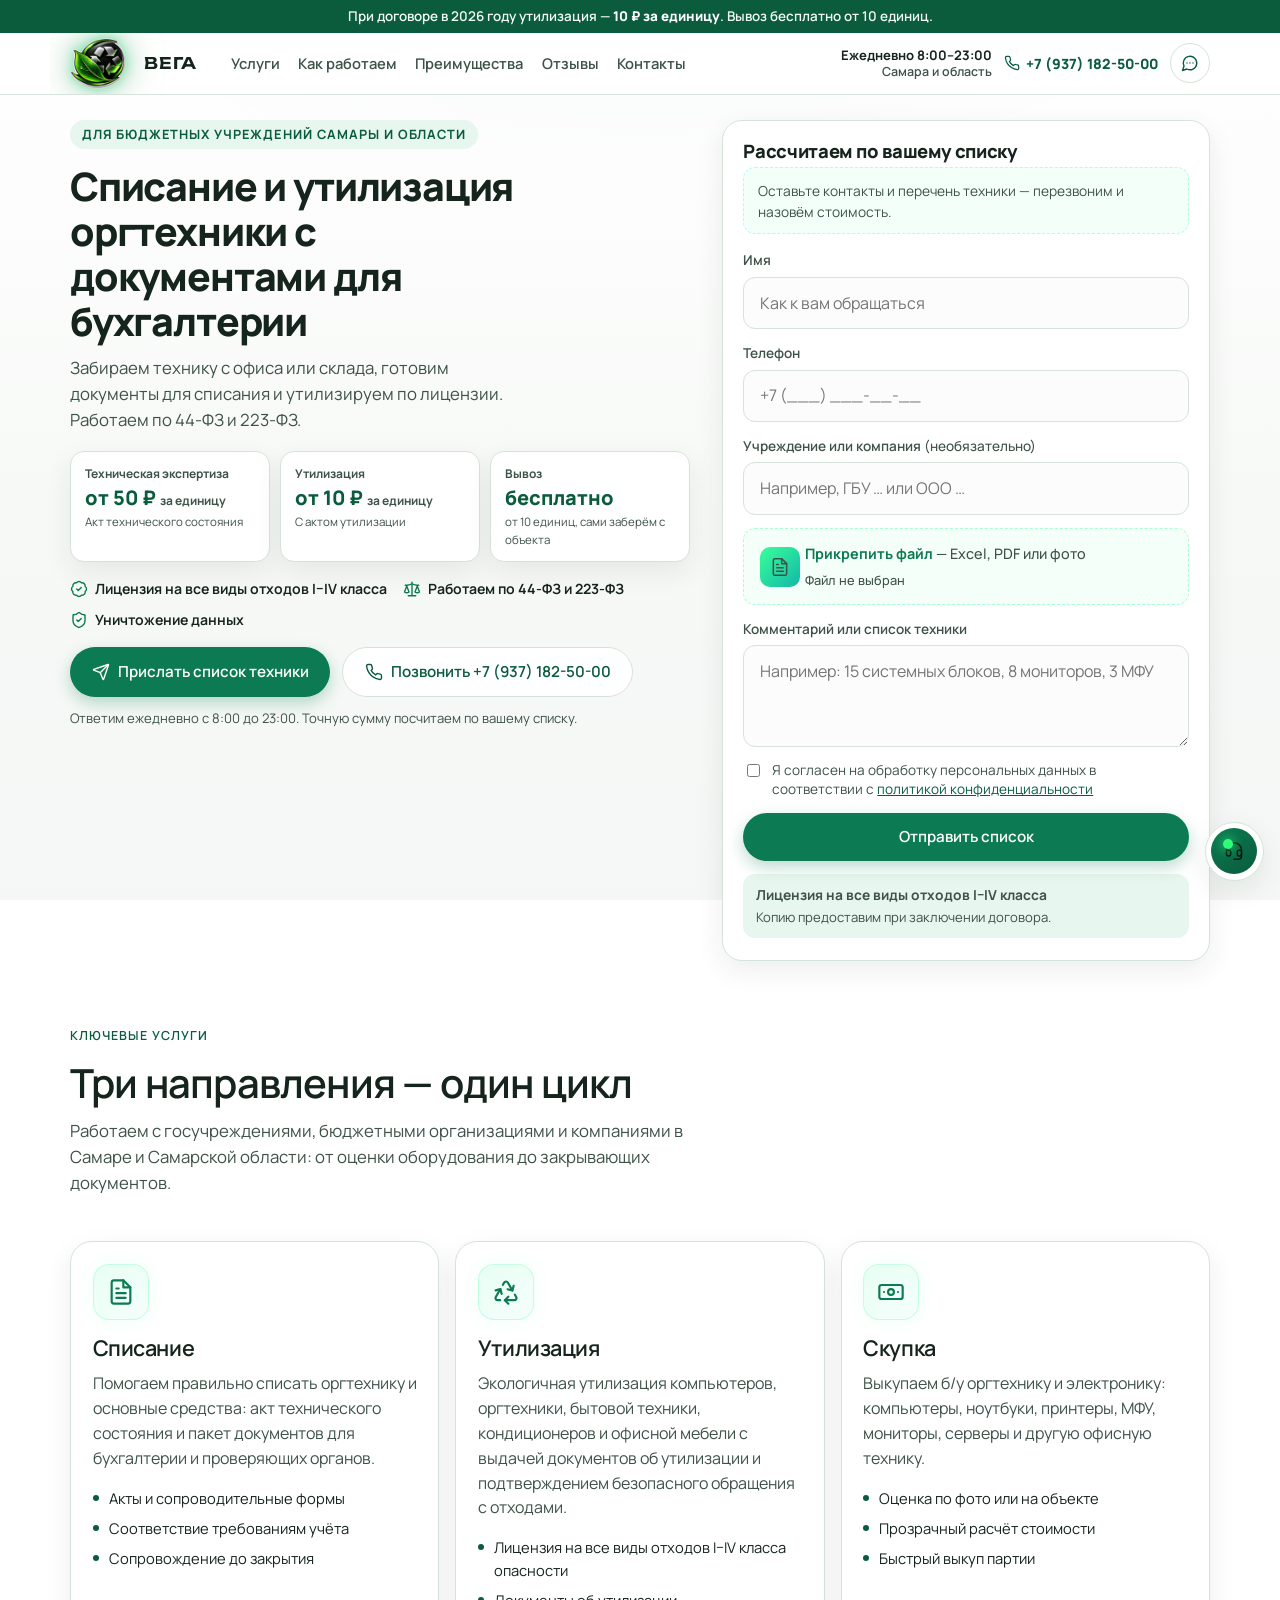
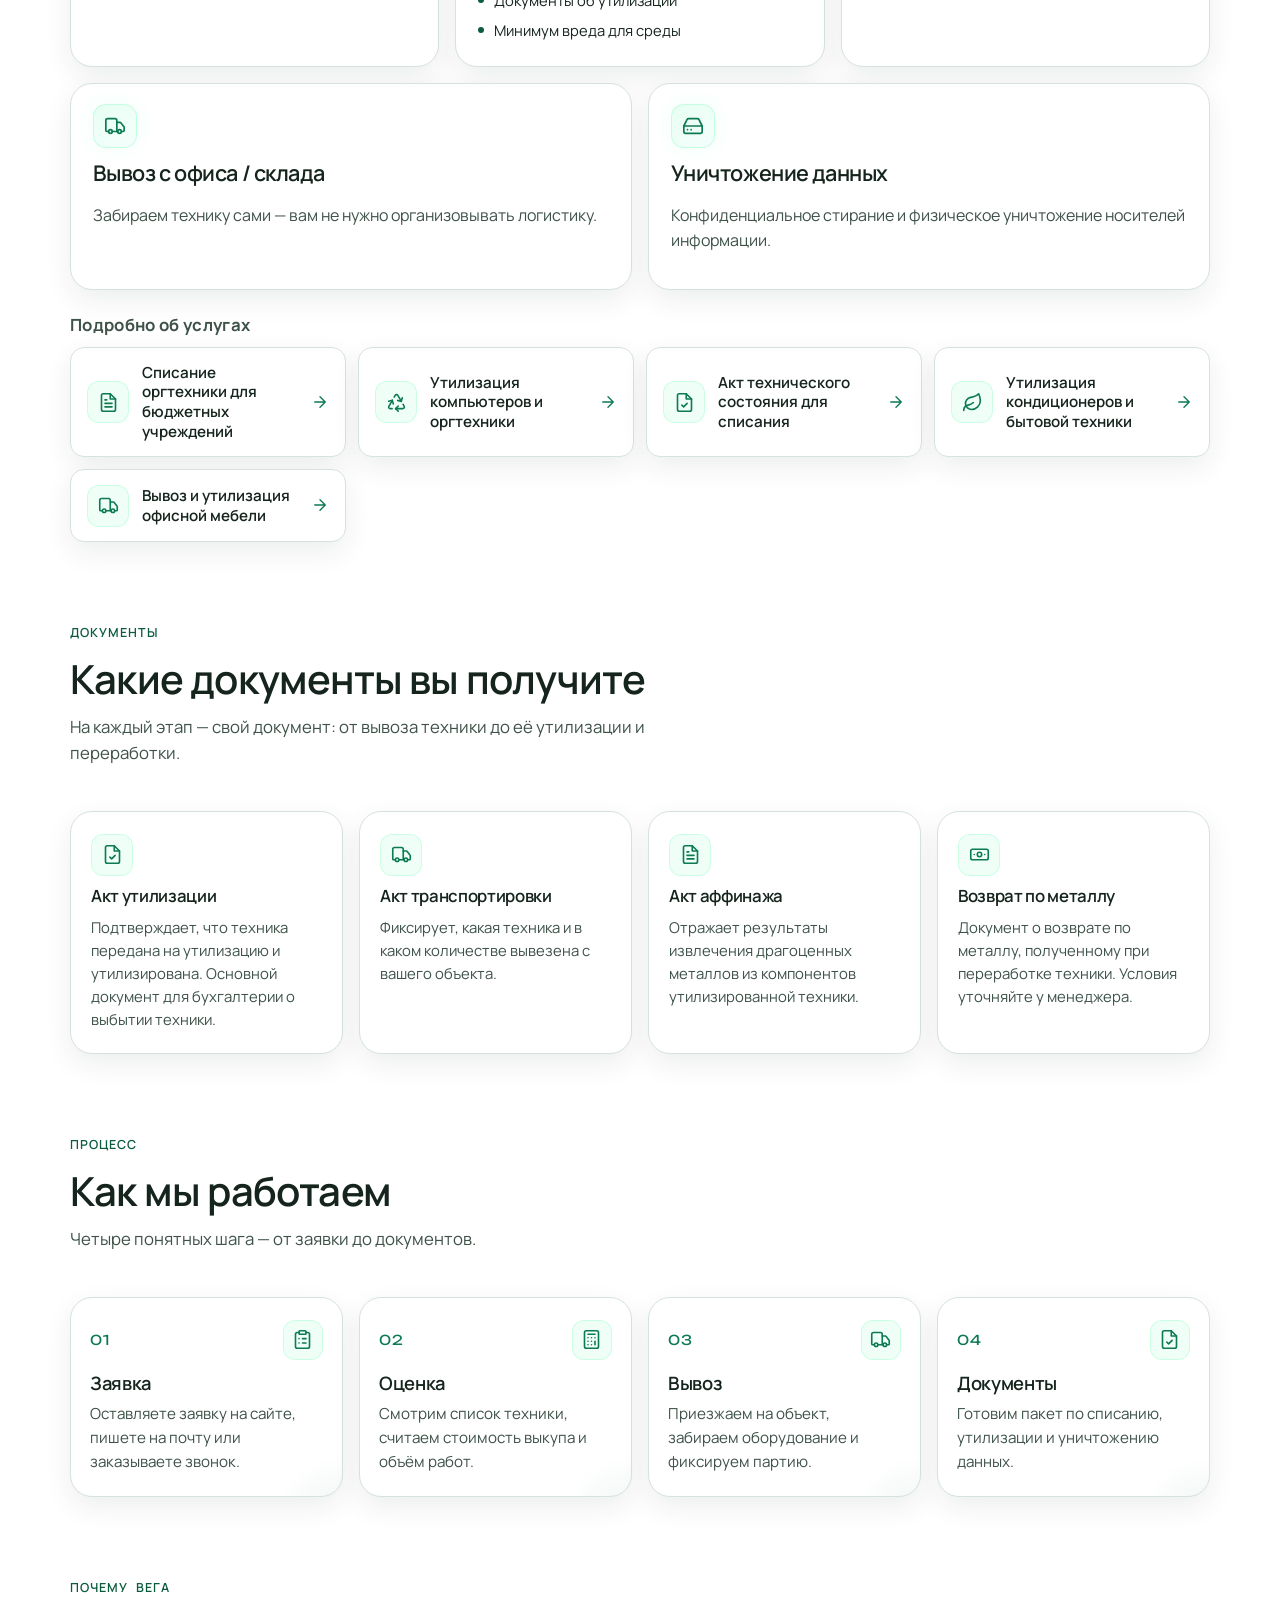
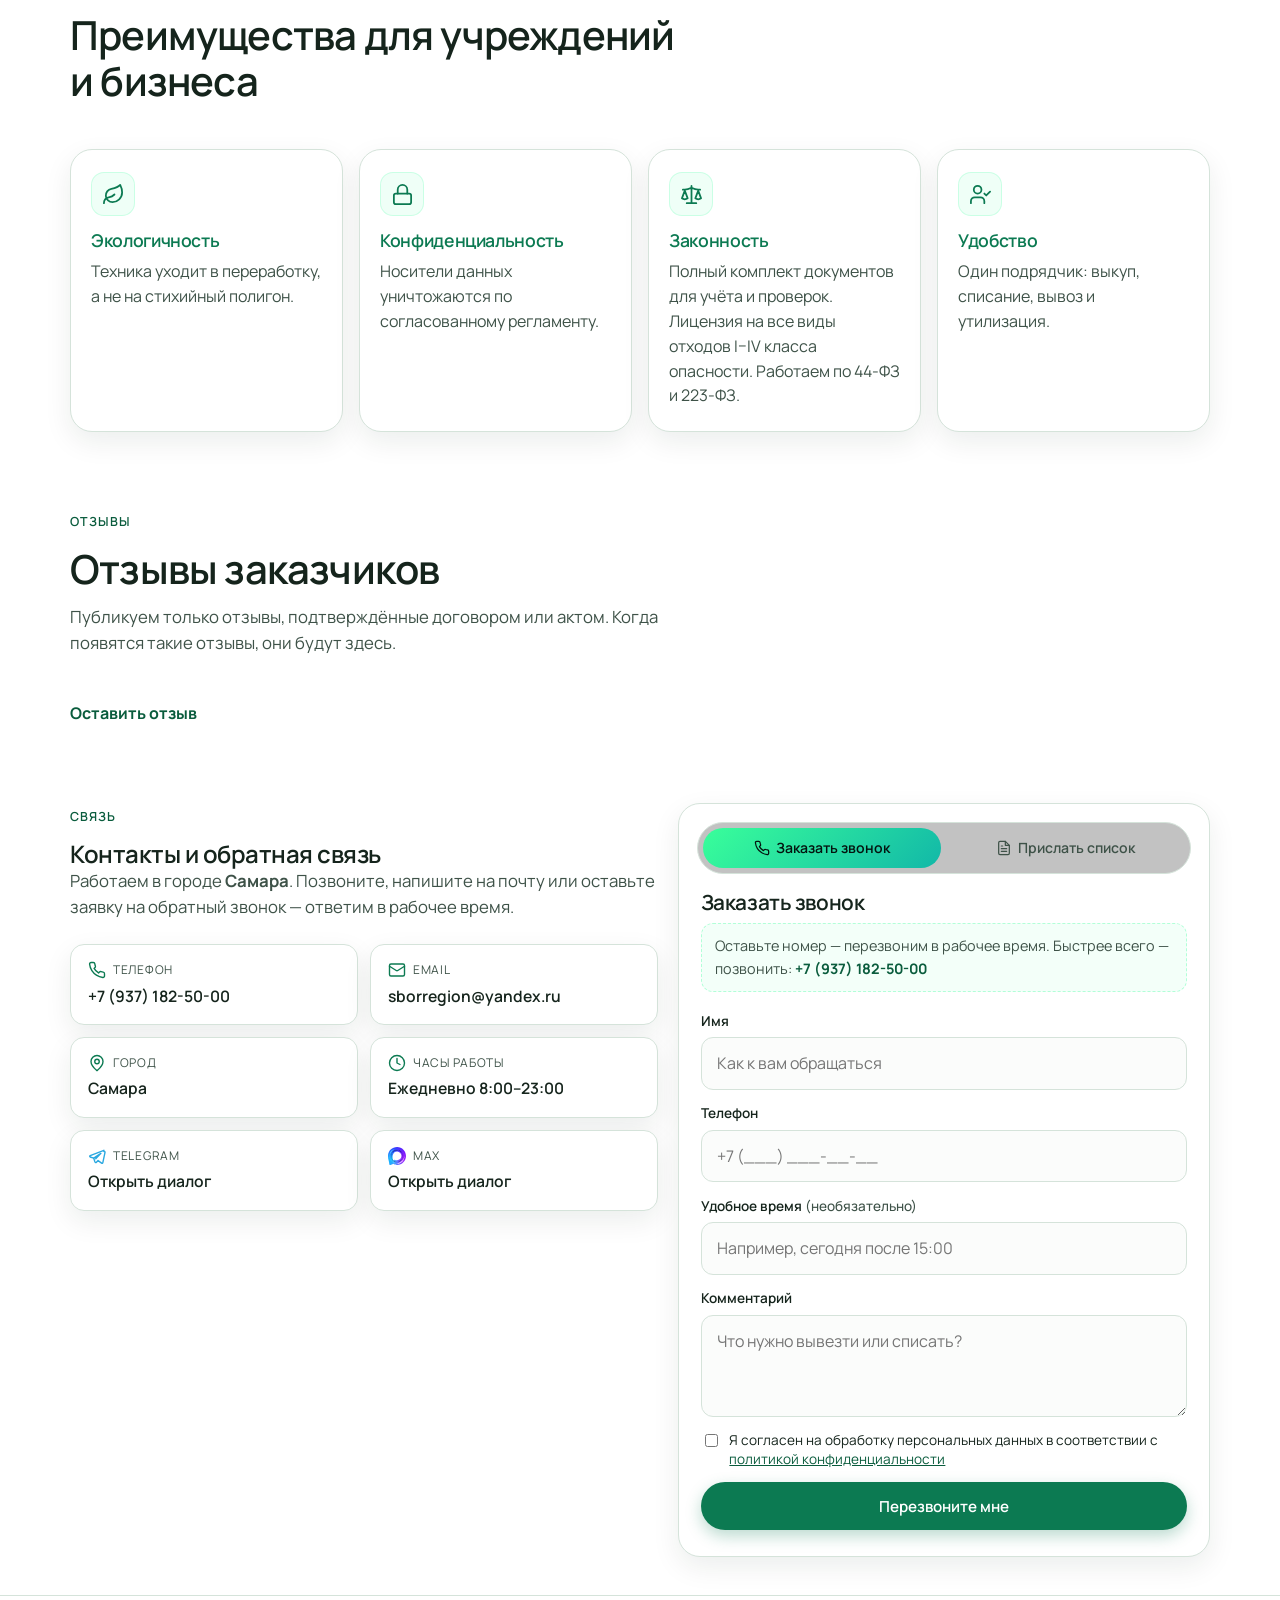
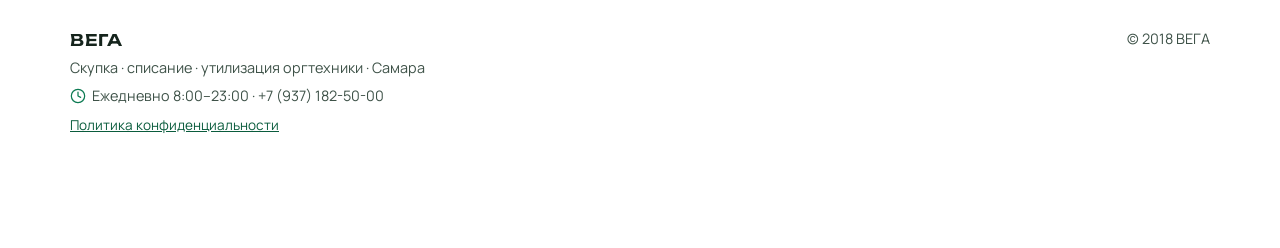
<file: index.html>
<!doctype html>
<html lang="ru">
  <head>
    <meta charset="UTF-8" />
    <link rel="icon" type="image/svg+xml" href="/favicon-v2.svg" />
    <link rel="apple-touch-icon" sizes="180x180" href="/apple-touch-icon.png" />
    <meta name="viewport" content="width=device-width, initial-scale=1.0" />
    <meta
      name="description"
      content="Списание и утилизация оргтехники, компьютеров и бытовой техники в Самаре для госучреждений и бизнеса: акты для бухгалтерии, вывоз, уничтожение данных."
    />
    <title>Списание и утилизация оргтехники в Самаре для госучреждений | ВЕГА</title>
    <link rel="canonical" href="https://sbor-region.ru/" />
    <meta property="og:type" content="website" />
    <meta property="og:locale" content="ru_RU" />
    <meta property="og:site_name" content="ВЕГА" />
    <meta property="og:url" content="https://sbor-region.ru/" />
    <meta property="og:title" content="Списание и утилизация оргтехники в Самаре для госучреждений | ВЕГА" />
    <meta
      property="og:description"
      content="Списание и утилизация оргтехники, компьютеров и бытовой техники в Самаре для госучреждений и бизнеса: акты для бухгалтерии, вывоз, уничтожение данных."
    />
    <meta property="og:image" content="https://sbor-region.ru/og-image.jpg" />
    <meta property="og:image:width" content="1200" />
    <meta property="og:image:height" content="630" />
    <meta property="og:image:alt" content="ВЕГА — списание и утилизация оргтехники в Самаре" />
    <meta name="twitter:card" content="summary_large_image" />
    <meta name="twitter:image" content="https://sbor-region.ru/og-image.jpg" />
    <meta name="twitter:title" content="Списание и утилизация оргтехники в Самаре для госучреждений | ВЕГА" />
    <meta
      name="twitter:description"
      content="Списание и утилизация оргтехники, компьютеров и бытовой техники в Самаре для госучреждений и бизнеса: акты для бухгалтерии, вывоз, уничтожение данных."
    />

    <meta name="keywords" content="списание оргтехники Самара, утилизация оргтехники Самара, списание оборудования госучреждение, утилизация компьютеров Самара, списание основных средств бюджетное учреждение, утилизация техники с актом, уничтожение данных, вывоз оргтехники Самара" />
    <meta name="robots" content="index, follow, max-image-preview:large" />
    <meta name="yandex-verification" content="8bbc3332629ab4a6" />
    <meta name="theme-color" content="#ffffff" />
    <meta name="format-detection" content="telephone=yes" />
    <script type="application/ld+json">{"@context": "https://schema.org", "@graph": [{"@type": ["LocalBusiness", "Organization"], "@id": "https://sbor-region.ru/#org", "name": "ВЕГА", "url": "https://sbor-region.ru/", "logo": "https://sbor-region.ru/assets/vega-logo-lg.svg", "image": "https://sbor-region.ru/assets/vega-logo-lg.svg", "telephone": "+7 (937) 182-50-00", "email": "sborregion@yandex.ru", "address": {"@type": "PostalAddress", "addressLocality": "Самара", "addressRegion": "Самарская область", "addressCountry": "RU"}, "areaServed": [{"@type": "City", "name": "Самара"}, {"@type": "AdministrativeArea", "name": "Самарская область"}], "sameAs": ["https://t.me/Sbor163"], "openingHours": "Mo-Su 08:00-23:00", "openingHoursSpecification": [{"@type": "OpeningHoursSpecification", "dayOfWeek": ["Monday", "Tuesday", "Wednesday", "Thursday", "Friday", "Saturday", "Sunday"], "opens": "08:00", "closes": "23:00"}], "contactPoint": {"@type": "ContactPoint", "telephone": "+7 (937) 182-50-00", "email": "sborregion@yandex.ru", "contactType": "customer service", "areaServed": "RU", "availableLanguage": "ru", "hoursAvailable": {"@type": "OpeningHoursSpecification", "dayOfWeek": ["Monday", "Tuesday", "Wednesday", "Thursday", "Friday", "Saturday", "Sunday"], "opens": "08:00", "closes": "23:00"}}, "description": "Списание и утилизация оргтехники и оборудования для госучреждений, бюджетных организаций и бизнеса в Самаре: скупка, списание, вывоз, утилизация, уничтожение данных. Лицензия на все виды отходов I–IV класса опасности."}, {"@type": "WebSite", "@id": "https://sbor-region.ru/#site", "url": "https://sbor-region.ru/", "name": "ВЕГА", "inLanguage": "ru", "publisher": {"@id": "https://sbor-region.ru/#org"}}, {"@type": "Service", "name": "Скупка б/у оргтехники", "description": "Выкуп б/у компьютеров, ноутбуков, принтеров, МФУ, мониторов, серверов и другой офисной техники.", "serviceType": "Скупка б/у оргтехники", "provider": {"@id": "https://sbor-region.ru/#org"}, "areaServed": ["Самара", "Самарская область"]}, {"@type": "Service", "name": "Списание оргтехники и основных средств", "description": "Помощь в списании основных средств и подготовка пакета документов для бухгалтерии и проверяющих органов.", "serviceType": "Списание оргтехники и основных средств", "provider": {"@id": "https://sbor-region.ru/#org"}, "areaServed": ["Самара", "Самарская область"], "offers": [{"@type": "Offer", "name": "Техническая экспертиза", "priceCurrency": "RUB", "priceSpecification": {"@type": "UnitPriceSpecification", "priceCurrency": "RUB", "unitText": "единица", "minPrice": 50}, "areaServed": ["Самара", "Самарская область"], "description": "Техническая экспертиза — от 50 руб. за единицу"}]}, {"@type": "Service", "name": "Утилизация оргтехники и бытовой техники", "description": "Экологичная утилизация компьютеров, оргтехники, бытовой техники, кондиционеров и офисной мебели с документами об утилизации.", "serviceType": "Утилизация оргтехники и бытовой техники", "provider": {"@id": "https://sbor-region.ru/#org"}, "areaServed": ["Самара", "Самарская область"], "offers": [{"@type": "Offer", "name": "Утилизация", "priceCurrency": "RUB", "priceSpecification": {"@type": "UnitPriceSpecification", "priceCurrency": "RUB", "unitText": "единица", "minPrice": 10}, "areaServed": ["Самара", "Самарская область"], "description": "Утилизация — от 10 руб. за единицу"}]}, {"@type": "Service", "name": "Вывоз оргтехники с офиса или склада", "description": "Вывоз техники силами исполнителя, без организации логистики заказчиком.", "serviceType": "Вывоз оргтехники с офиса или склада", "provider": {"@id": "https://sbor-region.ru/#org"}, "areaServed": ["Самара", "Самарская область"], "offers": [{"@type": "Offer", "name": "Вывоз", "priceCurrency": "RUB", "priceSpecification": {"@type": "UnitPriceSpecification", "priceCurrency": "RUB", "unitText": "единица", "price": 0}, "areaServed": ["Самара", "Самарская область"], "eligibleQuantity": {"@type": "QuantitativeValue", "minValue": 10, "unitText": "единица"}, "description": "Вывоз — бесплатно от 10 единиц (уточняйте у менеджера)"}]}, {"@type": "Service", "name": "Уничтожение данных", "description": "Конфиденциальное стирание и физическое уничтожение носителей информации.", "serviceType": "Уничтожение данных", "provider": {"@id": "https://sbor-region.ru/#org"}, "areaServed": ["Самара", "Самарская область"]}]}</script>
    <!-- Yandex.Metrika counter -->
    <script type="text/javascript">
      window.YM_ID = 114349653;
      (function(m,e,t,r,i,k,a){m[i]=m[i]||function(){(m[i].a=m[i].a||[]).push(arguments)};
      m[i].l=1*new Date();for (var j = 0; j < document.scripts.length; j++) {if (document.scripts[j].src === r) { return; }}
      k=e.createElement(t),a=e.getElementsByTagName(t)[0],k.async=1,k.src=r,a.parentNode.insertBefore(k,a)})
      (window, document, "script", "https://mc.yandex.ru/metrika/tag.js", "ym");
      ym(114349653, "init", {clickmap:true, trackLinks:true, accurateTrackBounce:true, webvisor:true});
    </script>
    <noscript><div><img src="https://mc.yandex.ru/watch/114349653" style="position:absolute; left:-9999px;" alt="" /></div></noscript>
    <!-- /Yandex.Metrika counter -->
    <link rel="preconnect" href="https://fonts.googleapis.com" />
    <link rel="preconnect" href="https://fonts.gstatic.com" crossorigin />
    <link rel="preload" as="style" href="https://fonts.googleapis.com/css2?family=Manrope:wght@400;500;600;700&family=Unbounded:wght@500;600;700&display=swap" />
    <link rel="stylesheet" href="https://fonts.googleapis.com/css2?family=Manrope:wght@400;500;600;700&family=Unbounded:wght@500;600;700&display=swap" media="print" onload="this.media='all'" />
    <noscript><link rel="stylesheet" href="https://fonts.googleapis.com/css2?family=Manrope:wght@400;500;600;700&family=Unbounded:wght@500;600;700&display=swap" /></noscript>
    <script type="module" crossorigin src="/assets/index-v20261119e.js"></script>
    <link rel="stylesheet" crossorigin href="/assets/index-BDVqrncC.css">
    <link rel="stylesheet" href="/assets/extra-v20261121a.css">
    <link rel="stylesheet" href="/assets/extra-v20261125e.css">
    <script type="module" src="/assets/extra-v20261125a.js"></script>
  </head>
  <body>
    <svg xmlns="http://www.w3.org/2000/svg" width="0" height="0" style="position:absolute;width:0;height:0;overflow:hidden" aria-hidden="true" focusable="false"><symbol id="i-banknote" viewBox="0 0 24 24" fill="none" stroke="currentColor" stroke-width="1.85" stroke-linecap="round" stroke-linejoin="round"><rect x="2" y="6" width="20" height="12" rx="2"/><circle cx="12" cy="12" r="2.5"/><path d="M6 12h.01M18 12h.01"/></symbol><symbol id="i-file-check" viewBox="0 0 24 24" fill="none" stroke="currentColor" stroke-width="1.85" stroke-linecap="round" stroke-linejoin="round"><path d="M14 2H6a2 2 0 0 0-2 2v16a2 2 0 0 0 2 2h12a2 2 0 0 0 2-2V8z"/><path d="M14 2v6h6"/><path d="m9 15 2 2 4-4"/></symbol><symbol id="i-file-text" viewBox="0 0 24 24" fill="none" stroke="currentColor" stroke-width="1.85" stroke-linecap="round" stroke-linejoin="round"><path d="M14 2H6a2 2 0 0 0-2 2v16a2 2 0 0 0 2 2h12a2 2 0 0 0 2-2V8z"/><path d="M14 2v6h6"/><path d="M16 13H8M16 17H8M10 9H8"/></symbol><symbol id="i-recycle" viewBox="0 0 24 24" fill="none" stroke="currentColor" stroke-width="1.85" stroke-linecap="round" stroke-linejoin="round"><path d="M7 19H4.815a1.83 1.83 0 0 1-1.57-.881 1.785 1.785 0 0 1-.004-1.784L7.196 9.5"/><path d="M11 19h8.203a1.83 1.83 0 0 0 1.556-.89 1.784 1.784 0 0 0 0-1.775l-1.226-2.12"/><path d="m14 16-3 3 3 3"/><path d="M8.293 13.596 7.196 9.5 3.1 10.598"/><path d="m9.344 5.811 1.093-1.892A1.83 1.83 0 0 1 11.985 3a1.784 1.784 0 0 1 1.546.888l3.943 6.843"/><path d="m13.378 9.633 4.096 1.098 1.097-4.096"/></symbol><symbol id="i-truck" viewBox="0 0 24 24" fill="none" stroke="currentColor" stroke-width="1.85" stroke-linecap="round" stroke-linejoin="round"><path d="M14 18V6a2 2 0 0 0-2-2H4a2 2 0 0 0-2 2v11a1 1 0 0 0 1 1h2"/><path d="M15 18H9"/><path d="M19 18h2a1 1 0 0 0 1-1v-3.65a1 1 0 0 0-.22-.624l-3.48-4.35A1 1 0 0 0 17.52 8H14"/><circle cx="17" cy="18" r="2"/><circle cx="7" cy="18" r="2"/></symbol><symbol id="i-hard-drive" viewBox="0 0 24 24" fill="none" stroke="currentColor" stroke-width="1.85" stroke-linecap="round" stroke-linejoin="round"><path d="M22 12H2"/><path d="M5.45 5.11 2 12v6a2 2 0 0 0 2 2h16a2 2 0 0 0 2-2v-6l-3.45-6.89A2 2 0 0 0 16.76 4H7.24a2 2 0 0 0-1.79 1.11z"/><path d="M6 16h.01M10 16h.01"/></symbol><symbol id="i-shield-check" viewBox="0 0 24 24" fill="none" stroke="currentColor" stroke-width="1.85" stroke-linecap="round" stroke-linejoin="round"><path d="M20 13c0 5-3.5 7.5-7.66 8.95a1 1 0 0 1-.67-.01C7.5 20.5 4 18 4 13V6a1 1 0 0 1 1-1c2 0 4.5-1.2 6.24-2.72a1.17 1.17 0 0 1 1.52 0C14.51 3.81 17 5 19 5a1 1 0 0 1 1 1z"/><path d="m9 12 2 2 4-4"/></symbol><symbol id="i-clipboard" viewBox="0 0 24 24" fill="none" stroke="currentColor" stroke-width="1.85" stroke-linecap="round" stroke-linejoin="round"><rect x="8" y="2" width="8" height="4" rx="1"/><path d="M16 4h2a2 2 0 0 1 2 2v14a2 2 0 0 1-2 2H6a2 2 0 0 1-2-2V6a2 2 0 0 1 2-2h2"/><path d="M12 11h4M12 16h4M8 11h.01M8 16h.01"/></symbol><symbol id="i-calculator" viewBox="0 0 24 24" fill="none" stroke="currentColor" stroke-width="1.85" stroke-linecap="round" stroke-linejoin="round"><rect x="4" y="2" width="16" height="20" rx="2"/><path d="M8 6h8M16 14v4M16 10h.01M12 10h.01M8 10h.01M12 14h.01M8 14h.01M12 18h.01M8 18h.01"/></symbol><symbol id="i-leaf" viewBox="0 0 24 24" fill="none" stroke="currentColor" stroke-width="1.85" stroke-linecap="round" stroke-linejoin="round"><path d="M11 20A7 7 0 0 1 9.8 6.1C15.5 5 17 4.48 19 2c1 2 2 4.18 2 8 0 5.5-4.78 10-10 10Z"/><path d="M2 21c0-3 1.85-5.36 5.08-6C9.5 14.52 12 13 13 12"/></symbol><symbol id="i-lock" viewBox="0 0 24 24" fill="none" stroke="currentColor" stroke-width="1.85" stroke-linecap="round" stroke-linejoin="round"><rect x="3" y="11" width="18" height="11" rx="2"/><path d="M7 11V7a5 5 0 0 1 10 0v4"/></symbol><symbol id="i-scale" viewBox="0 0 24 24" fill="none" stroke="currentColor" stroke-width="1.85" stroke-linecap="round" stroke-linejoin="round"><path d="m16 16 3-8 3 8c-.87.65-1.92 1-3 1s-2.13-.35-3-1Z"/><path d="m2 16 3-8 3 8c-.87.65-1.92 1-3 1s-2.13-.35-3-1Z"/><path d="M7 21h10M12 3v18M3 7h2c2 0 5-1 7-2 2 1 5 2 7 2h2"/></symbol><symbol id="i-user-check" viewBox="0 0 24 24" fill="none" stroke="currentColor" stroke-width="1.85" stroke-linecap="round" stroke-linejoin="round"><path d="M16 21v-2a4 4 0 0 0-4-4H6a4 4 0 0 0-4 4v2"/><circle cx="9" cy="7" r="4"/><path d="m16 11 2 2 4-4"/></symbol><symbol id="i-phone" viewBox="0 0 24 24" fill="none" stroke="currentColor" stroke-width="1.85" stroke-linecap="round" stroke-linejoin="round"><path d="M22 16.92v3a2 2 0 0 1-2.18 2 19.79 19.79 0 0 1-8.63-3.07 19.5 19.5 0 0 1-6-6 19.79 19.79 0 0 1-3.07-8.67A2 2 0 0 1 4.11 2h3a2 2 0 0 1 2 1.72 12.84 12.84 0 0 0 .7 2.81 2 2 0 0 1-.45 2.11L8.09 9.91a16 16 0 0 0 6 6l1.27-1.27a2 2 0 0 1 2.11-.45 12.84 12.84 0 0 0 2.81.7A2 2 0 0 1 22 16.92z"/></symbol><symbol id="i-mail" viewBox="0 0 24 24" fill="none" stroke="currentColor" stroke-width="1.85" stroke-linecap="round" stroke-linejoin="round"><rect x="2" y="4" width="20" height="16" rx="2"/><path d="m22 7-8.97 5.7a1.94 1.94 0 0 1-2.06 0L2 7"/></symbol><symbol id="i-clock" viewBox="0 0 24 24" fill="none" stroke="currentColor" stroke-width="1.85" stroke-linecap="round" stroke-linejoin="round"><circle cx="12" cy="12" r="10"/><path d="M12 6v6l4 2"/></symbol><symbol id="i-map-pin" viewBox="0 0 24 24" fill="none" stroke="currentColor" stroke-width="1.85" stroke-linecap="round" stroke-linejoin="round"><path d="M20 10c0 4.993-5.539 10.193-7.399 11.799a1 1 0 0 1-1.202 0C9.539 20.193 4 14.993 4 10a8 8 0 0 1 16 0"/><circle cx="12" cy="10" r="3"/></symbol><symbol id="i-telegram" viewBox="0 0 24 24" fill="none" stroke="currentColor" stroke-width="1.85" stroke-linecap="round" stroke-linejoin="round"><path d="M21.2 4.4 2.9 11.5c-.9.35-.85 1.6.06 1.88l4.6 1.4 1.75 5.4c.23.7 1.1.9 1.62.38l2.5-2.45 4.7 3.45c.62.46 1.5.12 1.66-.63l2.9-13.7c.18-.85-.66-1.55-1.47-1.23Z"/><path d="m7.6 14.8 9.6-6.3-6.9 7.3"/></symbol><symbol id="i-max" viewBox="0 0 24 24" fill="none" stroke="currentColor" stroke-width="1.85" stroke-linecap="round" stroke-linejoin="round"><path d="M12 21a9 9 0 1 0-8.1-5.1L3 21l5.1-.9A9 9 0 0 0 12 21Z"/><path d="M8 15V9.2l4 4 4-4V15"/></symbol><symbol id="i-message" viewBox="0 0 24 24" fill="none" stroke="currentColor" stroke-width="1.85" stroke-linecap="round" stroke-linejoin="round"><path d="M7.9 20A9 9 0 1 0 4 16.1L2 22Z"/><path d="M8 12h.01M12 12h.01M16 12h.01"/></symbol><symbol id="i-headset" viewBox="0 0 24 24" fill="none" stroke="currentColor" stroke-width="1.85" stroke-linecap="round" stroke-linejoin="round"><path d="M3 11h3a2 2 0 0 1 2 2v3a2 2 0 0 1-2 2H5a2 2 0 0 1-2-2v-5Zm0 0a9 9 0 1 1 18 0m0 0v5a2 2 0 0 1-2 2h-1a2 2 0 0 1-2-2v-3a2 2 0 0 1 2-2h3Z"/><path d="M21 16v2a4 4 0 0 1-4 4h-5"/></symbol><symbol id="i-x" viewBox="0 0 24 24" fill="none" stroke="currentColor" stroke-width="1.85" stroke-linecap="round" stroke-linejoin="round"><path d="M18 6 6 18M6 6l12 12"/></symbol><symbol id="i-pause" viewBox="0 0 24 24" fill="none" stroke="currentColor" stroke-width="1.85" stroke-linecap="round" stroke-linejoin="round"><rect x="6" y="4" width="4" height="16" rx="1"/><rect x="14" y="4" width="4" height="16" rx="1"/></symbol><symbol id="i-play" viewBox="0 0 24 24" fill="none" stroke="currentColor" stroke-width="1.85" stroke-linecap="round" stroke-linejoin="round"><path d="M6 4.5v15a1 1 0 0 0 1.5.86l12-7.5a1 1 0 0 0 0-1.72l-12-7.5A1 1 0 0 0 6 4.5Z"/></symbol><symbol id="i-badge-percent" viewBox="0 0 24 24" fill="none" stroke="currentColor" stroke-width="1.85" stroke-linecap="round" stroke-linejoin="round"><path d="M3.85 8.62a4 4 0 0 1 4.78-4.77 4 4 0 0 1 6.74 0 4 4 0 0 1 4.78 4.78 4 4 0 0 1 0 6.74 4 4 0 0 1-4.77 4.78 4 4 0 0 1-6.75 0 4 4 0 0 1-4.78-4.77 4 4 0 0 1 0-6.76Z"/><path d="m15 9-6 6M9 9h.01M15 15h.01"/></symbol><symbol id="i-check-circle" viewBox="0 0 24 24" fill="none" stroke="currentColor" stroke-width="1.85" stroke-linecap="round" stroke-linejoin="round"><circle cx="12" cy="12" r="10"/><path d="m8.5 12.5 2.5 2.5 5-5.5"/></symbol><symbol id="i-alert" viewBox="0 0 24 24" fill="none" stroke="currentColor" stroke-width="1.85" stroke-linecap="round" stroke-linejoin="round"><circle cx="12" cy="12" r="10"/><path d="M12 8v4.5M12 16h.01"/></symbol><symbol id="i-badge-check" viewBox="0 0 24 24" fill="none" stroke="currentColor" stroke-width="1.85" stroke-linecap="round" stroke-linejoin="round"><path d="M3.85 8.62a4 4 0 0 1 4.78-4.77 4 4 0 0 1 6.74 0 4 4 0 0 1 4.78 4.78 4 4 0 0 1 0 6.74 4 4 0 0 1-4.77 4.78 4 4 0 0 1-6.75 0 4 4 0 0 1-4.78-4.77 4 4 0 0 1 0-6.76Z"/><path d="m9 12 2 2 4-4"/></symbol><symbol id="i-quote" viewBox="0 0 24 24" fill="none" stroke="currentColor" stroke-width="1.85" stroke-linecap="round" stroke-linejoin="round"><path d="M3 21c3 0 7-1 7-8V5c0-1.25-.756-2.017-2-2H4c-1.25 0-2 .75-2 1.972V11c0 1.25.75 2 2 2 1 0 1 0 1 1v1c0 1-1 2-2 2s-1 .008-1 1.031V20c0 1 0 1 1 1z"/><path d="M15 21c3 0 7-1 7-8V5c0-1.25-.757-2.017-2-2h-4c-1.25 0-2 .75-2 1.972V11c0 1.25.75 2 2 2h.75c0 2.25.25 4-2.75 4v3c0 1 0 1 1 1z"/></symbol><symbol id="i-send" viewBox="0 0 24 24" fill="none" stroke="currentColor" stroke-width="1.85" stroke-linecap="round" stroke-linejoin="round"><path d="M14.54 21.69a.5.5 0 0 0 .94-.03l6.5-19a.5.5 0 0 0-.64-.64l-19 6.5a.5.5 0 0 0-.03.94l7.93 3.18a2 2 0 0 1 1.11 1.11z"/><path d="m21.85 2.15-10.94 10.94"/></symbol><symbol id="i-arrow-right" viewBox="0 0 24 24" fill="none" stroke="currentColor" stroke-width="1.85" stroke-linecap="round" stroke-linejoin="round"><path d="M5 12h14M12 5l7 7-7 7"/></symbol></svg>
    
    <div class="bg-stage" aria-hidden="true">
      <div class="bg-orb bg-orb--a"></div>
      <div class="bg-orb bg-orb--b"></div>
      <div class="bg-orb bg-orb--c"></div>
      <div class="bg-noise"></div>
    </div>

        <div class="promo-bar">При договоре в 2026 году утилизация — <strong>10 ₽ за единицу</strong>. Вывоз бесплатно от 10 единиц.</div>
    <header class="site-header glass" id="top">
      <div class="container header-inner">
        <a class="logo" href="#top" aria-label="ВЕГА — наверх">
          <span class="lacq lacq--sm logo-mark logo-mark--img logo-shimmer logo-mark--glow" aria-hidden="true"><img src="/assets/vega-logo-header.svg" width="56" height="51" alt="" decoding="async"/></span>
          <span class="logo-text" data-brand>ВЕГА</span>
        </a>
        <nav class="nav" aria-label="Основная навигация">
          <a href="#services">Услуги</a>
          <a href="#process">Как работаем</a>
          <a href="#benefits">Преимущества</a>
          <a href="#reviews">Отзывы</a>
          <a href="#contacts">Контакты</a>
        </nav>
        <div class="header-actions">
          <div class="header-hours"><b>Ежедневно 8:00–23:00</b>Самара и область</div>

          <a class="header-phone" data-phone-link href="tel:+79371825000"><svg class="ic" aria-hidden="true" focusable="false"><use href="#i-phone"/></svg><span data-phone-display>+7 (937) 182-50-00</span></a>
          <button
            type="button"
            class="btn btn-ghost btn-sm"
            data-open-messenger="chooser"
            aria-label="Задать вопрос онлайн"
          >
            <svg class="ic" aria-hidden="true" focusable="false"><use href="#i-message"/></svg>Онлайн
          </button>
        </div>
        <button class="nav-toggle" type="button" aria-label="Открыть меню" aria-expanded="false">
          <span></span><span></span>
        </button>
      </div>
    </header>

    <main>
      <section class="hero" id="hero">
        <div class="container hero-grid">
          
          <div class="hero-copy">
            <p class="eyebrow">Для бюджетных учреждений Самары и области</p>
            <h1>Списание и утилизация оргтехники с документами для бухгалтерии</h1>
            <p class="hero-lead">Забираем технику с офиса или склада, готовим документы для списания и утилизируем по лицензии. Работаем по 44-ФЗ и 223-ФЗ.</p>
            
            <div class="hero-prices" id="prices" aria-label="Стоимость работ">
              <div class="hero-price">
                <div class="lab">Техническая экспертиза</div>
                <div class="val">от 50 ₽ <span>за единицу</span></div>
                <div class="hint">Акт технического состояния</div>
              </div>
              <div class="hero-price">
                <div class="lab">Утилизация</div>
                <div class="val">от 10 ₽ <span>за единицу</span></div>
                <div class="hint">С актом утилизации</div>
              </div>
              <div class="hero-price">
                <div class="lab">Вывоз</div>
                <div class="val">бесплатно</div>
                <div class="hint">от 10 единиц, сами заберём с объекта</div>
              </div>
            </div>

            
            <ul class="hero-trust" aria-label="Ключевые гарантии">
              <li><svg class="ic" aria-hidden="true" focusable="false"><use href="#i-badge-check"/></svg>Лицензия на все виды отходов I–IV класса</li>
              <li><svg class="ic" aria-hidden="true" focusable="false"><use href="#i-scale"/></svg>Работаем по 44-ФЗ и 223-ФЗ</li>
              <li><svg class="ic" aria-hidden="true" focusable="false"><use href="#i-shield-check"/></svg>Уничтожение данных</li>
            </ul>

            <div class="hero-cta">
              <a class="btn btn-primary" href="#hero-file-form"><svg class="ic" aria-hidden="true" focusable="false"><use href="#i-send"/></svg>Прислать список техники</a>
              <a class="btn btn-secondary" data-phone-link href="tel:+79371825000"><svg class="ic" aria-hidden="true" focusable="false"><use href="#i-phone"/></svg>Позвонить +7 (937) 182-50-00</a>
            </div>
            <p class="hero-note">Ответим ежедневно с 8:00 до 23:00. Точную сумму посчитаем по вашему списку.</p>
          </div>

          <aside class="hero-panel" id="hero-lead">
            <h2>Рассчитаем по вашему списку</h2>
            <p class="form-note">Оставьте контакты и перечень техники — перезвоним и назовём стоимость.</p>
            <form id="hero-file-form" class="lead-form" data-lead-kind="file" novalidate>
              <label class="hp-field" aria-hidden="true">Сайт<input type="text" name="website" tabindex="-1" autocomplete="off" /></label>
              <label><span>Имя</span><input type="text" name="name" autocomplete="name" required placeholder="Как к вам обращаться" /></label>
              <label><span>Телефон</span><input type="tel" name="phone" autocomplete="tel" required placeholder="+7 (___) ___-__-__" inputmode="tel" /></label>
              <label><span>Учреждение или компания <em>(необязательно)</em></span><input type="text" name="org" autocomplete="organization" placeholder="Например, ГБУ … или ООО …" /></label>
              <label class="file-drop">
                <input type="file" name="file" accept=".xls,.xlsx,.csv,.pdf,.doc,.docx,.jpg,.jpeg,.png,.webp,.heic,image/*" />
                <span class="file-drop-ic" aria-hidden="true"><svg class="ic" aria-hidden="true" focusable="false"><use href="#i-file-text"/></svg></span>
                <span class="file-drop-t"><b>Прикрепить файл</b> — Excel, PDF или фото</span>
                <span class="file-drop-n" data-file-name>Файл не выбран</span>
              </label>
              <label><span>Комментарий или список техники</span><textarea name="comment" rows="3" placeholder="Например: 15 системных блоков, 8 мониторов, 3 МФУ"></textarea></label>
              <label class="consent" style="display:flex;gap:.55rem;align-items:flex-start;font-size:.82rem;line-height:1.4">
                <input type="checkbox" name="consent" required style="width:auto;margin-top:.2rem;flex:none" />
                <span style="font-weight:400">Я согласен на обработку персональных данных в соответствии с <a href="/privacy.html" target="_blank" style="text-decoration:underline">политикой конфиденциальности</a></span>
              </label>
              <button type="submit" class="btn btn-primary btn-block">Отправить список</button>
              <p class="form-status" role="status" aria-live="polite" hidden></p>
            </form>
            <p class="license-text"><b>Лицензия на все виды отходов I–IV класса</b> Копию предоставим при заключении договора.</p>
          </aside>

        
        </div>
      </section>

      <section class="section" id="services">
        <div class="container">
          <div class="section-head">
            <p class="eyebrow">Ключевые услуги</p>
            <h2>Три направления — один цикл</h2>
            <p class="section-lead">
              Работаем с госучреждениями, бюджетными организациями и компаниями в Самаре и Самарской области:
              от оценки оборудования до закрывающих документов.
            </p>
          </div>

          <div class="bento services-bento">
            <article class="glass bento-card service-card service-card--writeoff">
              <div class="service-icon" aria-hidden="true"><svg class="ic" aria-hidden="true" focusable="false"><use href="#i-file-text"/></svg></div>
              <h3>Списание</h3>
              <p>
                Помогаем правильно списать оргтехнику и основные средства: акт технического состояния
                и пакет документов для бухгалтерии и проверяющих органов.
              </p>
              <ul>
                <li>Акты и сопроводительные формы</li>
                <li>Соответствие требованиям учёта</li>
                <li>Сопровождение до закрытия</li>
              </ul>
            </article>

            <article class="glass bento-card service-card service-card--recycle">
              <div class="service-icon" aria-hidden="true"><svg class="ic" aria-hidden="true" focusable="false"><use href="#i-recycle"/></svg></div>
              <h3>Утилизация</h3>
              <p>
                Экологичная утилизация компьютеров, оргтехники, бытовой техники, кондиционеров и офисной мебели
                с выдачей документов об утилизации и подтверждением безопасного обращения с отходами.
              </p>
              <ul>
                <li>Лицензия на все виды отходов I–IV класса опасности</li>
                <li>Документы об утилизации</li>
                <li>Минимум вреда для среды</li>
              </ul>
            </article>

            <article class="glass bento-card service-card service-card--buy">
              <div class="service-icon" aria-hidden="true"><svg class="ic" aria-hidden="true" focusable="false"><use href="#i-banknote"/></svg></div>
              <h3>Скупка</h3>
              <p>
                Выкупаем б/у оргтехнику и электронику: компьютеры, ноутбуки, принтеры,
                МФУ, мониторы, серверы и другую офисную технику.
              </p>
              <ul>
                <li>Оценка по фото или на объекте</li>
                <li>Прозрачный расчёт стоимости</li>
                <li>Быстрый выкуп партии</li>
              </ul>
            </article>

            <article class="glass bento-card service-card service-card--extra">
              <div class="service-icon service-icon--sm" aria-hidden="true"><svg class="ic" aria-hidden="true" focusable="false"><use href="#i-truck"/></svg></div>
              <h3>Вывоз с офиса / склада</h3>
              <p>Забираем технику сами — вам не нужно организовывать логистику.</p>
            </article>

            <article class="glass bento-card service-card service-card--extra">
              <div class="service-icon service-icon--sm" aria-hidden="true"><svg class="ic" aria-hidden="true" focusable="false"><use href="#i-hard-drive"/></svg></div>
              <h3>Уничтожение данных</h3>
              <p>Конфиденциальное стирание и физическое уничтожение носителей информации.</p>
            </article>
          </div>

          <nav class="svc-links" aria-label="Подробно об услугах">
            <h3 class="svc-links-title">Подробно об услугах</h3>
            <ul class="svc-links-grid"><li><a class="glass svc-link" href="/spisanie-orgtehniki/"><span class="doc-ic" aria-hidden="true"><svg class="ic" aria-hidden="true" focusable="false"><use href="#i-file-text"/></svg></span><span class="svc-link-t">Списание оргтехники для бюджетных учреждений</span><span class="svc-link-arr" aria-hidden="true"><svg class="ic" aria-hidden="true" focusable="false"><use href="#i-arrow-right"/></svg></span></a></li><li><a class="glass svc-link" href="/utilizaciya-kompyuterov/"><span class="doc-ic" aria-hidden="true"><svg class="ic" aria-hidden="true" focusable="false"><use href="#i-recycle"/></svg></span><span class="svc-link-t">Утилизация компьютеров и оргтехники</span><span class="svc-link-arr" aria-hidden="true"><svg class="ic" aria-hidden="true" focusable="false"><use href="#i-arrow-right"/></svg></span></a></li><li><a class="glass svc-link" href="/akt-tehnicheskogo-sostoyaniya/"><span class="doc-ic" aria-hidden="true"><svg class="ic" aria-hidden="true" focusable="false"><use href="#i-file-check"/></svg></span><span class="svc-link-t">Акт технического состояния для списания</span><span class="svc-link-arr" aria-hidden="true"><svg class="ic" aria-hidden="true" focusable="false"><use href="#i-arrow-right"/></svg></span></a></li><li><a class="glass svc-link" href="/utilizaciya-kondicionerov-i-tehniki/"><span class="doc-ic" aria-hidden="true"><svg class="ic" aria-hidden="true" focusable="false"><use href="#i-leaf"/></svg></span><span class="svc-link-t">Утилизация кондиционеров и бытовой техники</span><span class="svc-link-arr" aria-hidden="true"><svg class="ic" aria-hidden="true" focusable="false"><use href="#i-arrow-right"/></svg></span></a></li><li><a class="glass svc-link" href="/vyvoz-i-utilizaciya-mebeli/"><span class="doc-ic" aria-hidden="true"><svg class="ic" aria-hidden="true" focusable="false"><use href="#i-truck"/></svg></span><span class="svc-link-t">Вывоз и утилизация офисной мебели</span><span class="svc-link-arr" aria-hidden="true"><svg class="ic" aria-hidden="true" focusable="false"><use href="#i-arrow-right"/></svg></span></a></li></ul>
          </nav>
        </div>
      </section>

      <section class="section section-alt" id="documents">
        <div class="container">
          <div class="section-head">
            <p class="eyebrow">Документы</p>
            <h2>Какие документы вы получите</h2>
            <p class="section-lead">На каждый этап — свой документ: от вывоза техники до её утилизации и переработки.</p>
          </div>
          <div class="docs-grid"><article class="glass doc-card" data-reveal><span class="doc-ic" aria-hidden="true"><svg class="ic" aria-hidden="true" focusable="false"><use href="#i-file-check"/></svg></span><h3>Акт утилизации</h3><p>Подтверждает, что техника передана на утилизацию и утилизирована. Основной документ для бухгалтерии о выбытии техники.</p></article><article class="glass doc-card" data-reveal><span class="doc-ic" aria-hidden="true"><svg class="ic" aria-hidden="true" focusable="false"><use href="#i-truck"/></svg></span><h3>Акт транспортировки</h3><p>Фиксирует, какая техника и в каком количестве вывезена с вашего объекта.</p></article><article class="glass doc-card" data-reveal><span class="doc-ic" aria-hidden="true"><svg class="ic" aria-hidden="true" focusable="false"><use href="#i-file-text"/></svg></span><h3>Акт аффинажа</h3><p>Отражает результаты извлечения драгоценных металлов из компонентов утилизированной техники.</p></article><article class="glass doc-card" data-reveal><span class="doc-ic" aria-hidden="true"><svg class="ic" aria-hidden="true" focusable="false"><use href="#i-banknote"/></svg></span><h3>Возврат по металлу</h3><p>Документ о возврате по металлу, полученному при переработке техники. Условия уточняйте у менеджера.</p></article></div>
        </div>
      </section>

      <section class="section section-alt" id="process">
        <div class="container">
          <div class="section-head">
            <p class="eyebrow">Процесс</p>
            <h2>Как мы работаем</h2>
            <p class="section-lead">Четыре понятных шага — от заявки до документов.</p>
          </div>
          <ol class="process-track">
            <li class="glass process-step" data-reveal>
              <div class="step-head"><span class="step-num">01</span><span class="step-ic" aria-hidden="true"><svg class="ic" aria-hidden="true" focusable="false"><use href="#i-clipboard"/></svg></span></div>
              <h3>Заявка</h3>
              <p>Оставляете заявку на сайте, пишете на почту или заказываете звонок.</p>
            </li>
            <li class="glass process-step" data-reveal>
              <div class="step-head"><span class="step-num">02</span><span class="step-ic" aria-hidden="true"><svg class="ic" aria-hidden="true" focusable="false"><use href="#i-calculator"/></svg></span></div>
              <h3>Оценка</h3>
              <p>Смотрим список техники, считаем стоимость выкупа и объём работ.</p>
            </li>
            <li class="glass process-step" data-reveal>
              <div class="step-head"><span class="step-num">03</span><span class="step-ic" aria-hidden="true"><svg class="ic" aria-hidden="true" focusable="false"><use href="#i-truck"/></svg></span></div>
              <h3>Вывоз</h3>
              <p>Приезжаем на объект, забираем оборудование и фиксируем партию.</p>
            </li>
            <li class="glass process-step" data-reveal>
              <div class="step-head"><span class="step-num">04</span><span class="step-ic" aria-hidden="true"><svg class="ic" aria-hidden="true" focusable="false"><use href="#i-file-check"/></svg></span></div>
              <h3>Документы</h3>
              <p>Готовим пакет по списанию, утилизации и уничтожению данных.</p>
            </li>
          </ol>
        </div>
      </section>

      <section class="section" id="benefits">
        <div class="container">
          <div class="section-head">
            <p class="eyebrow">Почему <span data-brand>ВЕГА</span></p>
            <h2>Преимущества для учреждений и бизнеса</h2>
          </div>
          <div class="benefits-grid">
            <article class="glass benefit-card" data-reveal>
              <span class="benefit-ic" aria-hidden="true"><svg class="ic" aria-hidden="true" focusable="false"><use href="#i-leaf"/></svg></span>
              <h3>Экологичность</h3>
              <p>Техника уходит в переработку, а не на стихийный полигон.</p>
            </article>
            <article class="glass benefit-card" data-reveal>
              <span class="benefit-ic" aria-hidden="true"><svg class="ic" aria-hidden="true" focusable="false"><use href="#i-lock"/></svg></span>
              <h3>Конфиденциальность</h3>
              <p>Носители данных уничтожаются по согласованному регламенту.</p>
            </article>
            <article class="glass benefit-card" data-reveal>
              <span class="benefit-ic" aria-hidden="true"><svg class="ic" aria-hidden="true" focusable="false"><use href="#i-scale"/></svg></span>
              <h3>Законность</h3>
              <p>Полный комплект документов для учёта и проверок. Лицензия на все виды отходов I–IV класса опасности. Работаем по 44-ФЗ и 223-ФЗ.</p>
            </article>
            <article class="glass benefit-card" data-reveal>
              <span class="benefit-ic" aria-hidden="true"><svg class="ic" aria-hidden="true" focusable="false"><use href="#i-user-check"/></svg></span>
              <h3>Удобство</h3>
              <p>Один подрядчик: выкуп, списание, вывоз и утилизация.</p>
            </article>
          </div>
        </div>
      </section>

      <section class="section section-alt reviews-compact" id="reviews">
        <div class="container">
          <div class="section-head">
            <p class="eyebrow">Отзывы</p>
            <h2>Отзывы заказчиков</h2>
            <p class="section-lead">Публикуем только отзывы, подтверждённые договором или актом. Когда появятся такие отзывы, они будут здесь.</p>
          </div>
          <div class="reviews-grid" data-reviews-list hidden></div>
          <template id="review-card-tpl">
            <article class="glass review-card">
              <div class="review-meta">
                <div class="review-who">
                  <p class="review-name"></p>
                  <p class="review-role"></p>
                  <p class="review-org"></p>
                </div>
                <p class="review-badge"><svg class="ic" aria-hidden="true" focusable="false"><use href="#i-badge-check"/></svg><span>Подтверждено документом</span></p>
              </div>
              <blockquote class="review-text"></blockquote>
            </article>
          </template>
          <details class="review-details"><summary>Оставить отзыв</summary>
          <div class="glass form-card review-form-card" id="leave-review">
            <h3>Оставить отзыв</h3>
            <p class="form-note">Укажите имя, должность и город. Чтобы отзыв появился на сайте, приложите договор или акт с организацией. После проверки мы разместим его в течение трёх дней.</p>
            <form id="review-form" class="lead-form" novalidate>
              <label class="hp-field" aria-hidden="true">Сайт<input type="text" name="website" tabindex="-1" autocomplete="off" /></label>
              <div class="review-fields">
                <label>
                  <span>Имя и фамилия</span>
                  <input type="text" name="name" autocomplete="name" required placeholder="Например, Иван И." />
                </label>
                <label>
                  <span>Должность</span>
                  <input type="text" name="role" autocomplete="organization-title" required placeholder="Например, главный бухгалтер" />
                </label>
                <label>
                  <span>Город</span>
                  <select name="city" required>
                    <option value="" selected disabled>Выберите город</option>
                    <option>Самара</option>
                    <option>Новокуйбышевск</option>
                    <option>Чапаевск</option>
                    <option>Тольятти</option>
                    <option>Другой</option>
                  </select>
                </label>
                <label>
                  <span>Тип организации <em>(необязательно)</em></span>
                  <input type="text" name="orgtype" placeholder="Например, бюджетное учреждение" />
                </label>
              </div>
              <label>
                <span>Текст отзыва</span>
                <textarea name="text" rows="5" required placeholder="Коротко расскажите, как прошла работа: документы, вывоз, сроки."></textarea>
              </label>
              <label class="file-drop">
                <input type="file" name="file" required accept=".pdf,.jpg,.jpeg,.png,.doc,.docx,application/pdf,image/jpeg,image/png,application/msword,application/vnd.openxmlformats-officedocument.wordprocessingml.document" />
                <span class="file-drop-ic" aria-hidden="true"><svg class="ic" aria-hidden="true" focusable="false"><use href="#i-file-check"/></svg></span>
                <span class="file-drop-t"><b>Приложите договор или акт</b> — PDF, JPG, PNG, Word, до 10 МБ</span>
                <span class="file-drop-n" data-file-name>Файл не выбран</span>
              </label>
              <label class="consent" style="display:flex;gap:.55rem;align-items:flex-start;font-size:.82rem;line-height:1.4">
                <input type="checkbox" name="consent" required style="width:auto;margin-top:.2rem;flex:none" />
                <span style="font-weight:400">Я согласен на обработку персональных данных в соответствии с <a href="/privacy.html" target="_blank" style="text-decoration:underline">политикой конфиденциальности</a></span>
              </label>
              <button type="submit" class="btn btn-primary btn-block">Отправить отзыв</button>
              <p class="form-status" role="status" aria-live="polite" hidden></p>
            </form>
          </div>
          </details>
        </div>
      </section>
      <section class="section" id="contacts">
        <div class="container contacts-grid">
          <div class="contacts-copy" data-reveal>
            <p class="eyebrow">Связь</p>
            <h2>Контакты и обратная связь</h2>
            <p class="section-lead">
              Работаем в городе <strong data-city>Самара</strong>. Позвоните, напишите на почту
              или оставьте заявку на обратный звонок — ответим в рабочее время.
            </p>

            <div class="contact-channels">
              <a class="glass channel-btn" data-phone-link href="tel:+79371825000">
                <span class="channel-label"><svg class="ic" aria-hidden="true" focusable="false"><use href="#i-phone"/></svg>Телефон</span>
                <span class="channel-value" data-phone-display>+7 (937) 182-50-00</span>
              </a>

              <a class="glass channel-btn" data-email-link href="mailto:sborregion@yandex.ru" id="email-btn">
                <span class="channel-label"><svg class="ic" aria-hidden="true" focusable="false"><use href="#i-mail"/></svg>Email</span>
                <span class="channel-value" data-email-display>sborregion@yandex.ru</span>
              </a>

              <div class="glass channel-btn channel-btn--static">
                <span class="channel-label"><svg class="ic" aria-hidden="true" focusable="false"><use href="#i-map-pin"/></svg>Город</span>
                <span class="channel-value" data-city>Самара</span>
              </div>
              <div class="glass channel-btn channel-btn--static channel-btn--hours">
                <span class="channel-label"><svg class="ic" aria-hidden="true" focusable="false"><use href="#i-clock"/></svg>Часы работы</span>
                <span class="channel-value">Ежедневно 8:00–23:00</span>
              </div>
              <a
                class="glass channel-btn channel-btn--tg"
                href="https://t.me/Sbor163"
                target="_blank"
                rel="noopener noreferrer"
                data-messenger="telegram"
              >
                <span class="channel-label"><svg class="ic" aria-hidden="true" focusable="false"><use href="#i-telegram"/></svg>Telegram</span>
                <span class="channel-value">Открыть диалог</span>
              </a>

              <a
                class="glass channel-btn channel-btn--max"
                href="https://max.ru/u/f9LHodD0cOJhTyeif9vHuZFb9ZZM55hiYiT4rAvGvWeXcsyK72ipQbrWw3I"
                target="_blank"
                rel="noopener noreferrer"
                data-messenger="max"
              >
                <span class="channel-label"><img class="ic ic-max" src="/assets/max-icon.svg" alt="" width="18" height="18" decoding="async"/>Max</span>
                <span class="channel-value">Открыть диалог</span>
              </a>
            </div>
          </div>

          <div class="glass form-card lead-card" id="callback" data-reveal>
            <div class="lead-tabs" role="tablist" aria-label="Способ заявки" data-lead-tabs>
              <button type="button" role="tab" class="lead-tab is-active" id="tab-call" data-tab="call" aria-controls="panel-call" aria-selected="true"><svg class="ic" aria-hidden="true" focusable="false"><use href="#i-phone"/></svg>Заказать звонок</button>
              <button type="button" role="tab" class="lead-tab" id="tab-file" data-tab="file" aria-controls="panel-file" aria-selected="false" tabindex="-1"><svg class="ic" aria-hidden="true" focusable="false"><use href="#i-file-text"/></svg>Прислать список</button>
            </div>
            <div class="lead-panel" role="tabpanel" id="panel-call" aria-labelledby="tab-call">

            <h3>Заказать звонок</h3>
            <p class="form-note">
              Оставьте номер — перезвоним в рабочее время. Быстрее всего — позвонить:
              <a data-phone-link href="tel:+79371825000"><strong data-phone-display style="white-space:nowrap">+7 (937) 182-50-00</strong></a>
            </p>
            <form id="callback-form" class="lead-form" novalidate>
              <label class="hp-field" aria-hidden="true">Сайт<input type="text" name="website" tabindex="-1" autocomplete="off" /></label>
              <label>
                <span>Имя</span>
                <input type="text" name="name" autocomplete="name" required placeholder="Как к вам обращаться" />
              </label>
              <label>
                <span>Телефон</span>
                <input
                  type="tel"
                  name="phone"
                  autocomplete="tel"
                  required
                  placeholder="+7 (___) ___-__-__"
                  inputmode="tel"
                />
              </label>
              <label>
                <span>Удобное время <em>(необязательно)</em></span>
                <input type="text" name="time" placeholder="Например, сегодня после 15:00" />
              </label>
              <label>
                <span>Комментарий</span>
                <textarea name="comment" rows="3" placeholder="Что нужно вывезти или списать?"></textarea>
              </label>
              <label class="consent" style="display:flex;gap:.55rem;align-items:flex-start;font-size:.82rem;line-height:1.4">
                <input type="checkbox" name="consent" required style="width:auto;margin-top:.2rem;flex:none" />
                <span style="font-weight:400">Я согласен на обработку персональных данных в соответствии с <a href="/privacy.html" target="_blank" style="text-decoration:underline">политикой конфиденциальности</a></span>
              </label>
              <button type="submit" class="btn btn-primary btn-block">Перезвоните мне</button>
              <p class="form-status" id="form-status" role="status" aria-live="polite" hidden></p>
            </form>
            </div>
            <div class="lead-panel" role="tabpanel" id="panel-file" aria-labelledby="tab-file" hidden>
            <h3>Пришлите список техники или фото — посчитаем стоимость</h3>
            <p class="form-note">Приложите ведомость, перечень из учётной системы или фото техники. Подходят Excel, PDF, Word, JPG, PNG — до 10 МБ.</p>
            <form id="file-form" class="lead-form" novalidate>
              <label class="hp-field" aria-hidden="true">Сайт<input type="text" name="website" tabindex="-1" autocomplete="off" /></label>
              <label><span>Имя</span><input type="text" name="name" autocomplete="name" required placeholder="Как к вам обращаться" /></label>
              <label><span>Телефон</span><input type="tel" name="phone" autocomplete="tel" required placeholder="+7 (___) ___-__-__" inputmode="tel" /></label>
              <label><span>Учреждение или компания <em>(необязательно)</em></span><input type="text" name="org" autocomplete="organization" placeholder="Например, ГБУ … или ООО …" /></label>
              <label class="file-drop">
                <input type="file" name="file" accept=".xls,.xlsx,.csv,.pdf,.doc,.docx,.jpg,.jpeg,.png,.webp,.heic,image/*" />
                <span class="file-drop-ic" aria-hidden="true"><svg class="ic" aria-hidden="true" focusable="false"><use href="#i-file-text"/></svg></span>
                <span class="file-drop-t"><b>Выберите файл</b> со списком или фото</span>
                <span class="file-drop-n" data-file-name>Файл не выбран</span>
              </label>
              <label><span>Комментарий или список техники</span><textarea name="comment" rows="3" placeholder="Например: 15 системных блоков, 8 мониторов, 3 МФУ"></textarea></label>
              <label class="consent" style="display:flex;gap:.55rem;align-items:flex-start;font-size:.82rem;line-height:1.4">
                <input type="checkbox" name="consent" required style="width:auto;margin-top:.2rem;flex:none" />
                <span style="font-weight:400">Я согласен на обработку персональных данных в соответствии с <a href="/privacy.html" target="_blank" style="text-decoration:underline">политикой конфиденциальности</a></span>
              </label>
              <button type="submit" class="btn btn-primary btn-block">Отправить список</button>
              <p class="form-status" role="status" aria-live="polite" hidden></p>
            </form>
            </div>
          </div>
        </div>
      </section>
    </main>

    <footer class="site-footer">
      <div class="container footer-inner">
        <div>
          <strong class="logo-text" data-brand>ВЕГА</strong>
          <p>Скупка · списание · утилизация оргтехники · <span data-city>Самара</span></p>
          <p class="footer-hours"><svg class="ic" aria-hidden="true" focusable="false"><use href="#i-clock"/></svg>Ежедневно 8:00–23:00 · <a href="tel:+79371825000">+7 (937) 182-50-00</a></p>
          <!-- TODO[REPLACE]: юр. реквизиты (ИНН, ОГРН, адрес) — не выдумывать -->
          <p class="legal-line" id="legal-line" hidden></p>
          <p class="legal-line"><a href="/privacy.html" style="text-decoration:underline">Политика конфиденциальности</a></p>
        </div>
        <p class="footer-note">
          © <span id="year">2018</span> <span data-brand>ВЕГА</span>
        </p>
      </div>
    </footer>

    
    <div class="mob-bar" aria-label="Быстрые действия">
      <a class="btn btn-ghost" data-phone-link href="tel:+79371825000">Позвонить</a>
      <a class="btn btn-primary" href="#hero-file-form">Оставить заявку</a>
    </div>

    <div class="chat-dock" id="chat-dock">
      <button
        type="button"
        class="chat-fab is-online"
        id="chat-fab"
        aria-label="Задать вопрос онлайн — менеджер онлайн"
        data-open-messenger="chooser"
      >
        <span class="chat-pulse" aria-hidden="true"></span>
        <span class="chat-online-dot" aria-hidden="true"></span>
        <span class="chat-fab-body">
          <span class="chat-fab-title">Задать вопрос онлайн</span>
          <span class="chat-fab-status">менеджер онлайн</span>
        </span>
        <span class="chat-avatar" aria-hidden="true"><svg class="ic" aria-hidden="true" focusable="false"><use href="#i-headset"/></svg></span>
      </button>
    </div>

    <div class="modal" id="messenger-modal" hidden>
      <div class="modal-backdrop" data-close-modal></div>
      <div class="glass modal-panel" role="dialog" aria-modal="true" aria-labelledby="messenger-title">
        <button type="button" class="modal-close" data-close-modal aria-label="Закрыть"><svg class="ic" aria-hidden="true" focusable="false"><use href="#i-x"/></svg></button>
        <h3 id="messenger-title">Как связаться?</h3>
        <p>Выберите удобный способ — откроется сразу.</p>
        <div class="modal-actions modal-actions--stack" id="modal-fallback-actions">
          <a class="btn btn-primary" data-phone-link href="tel:+79371825000"><svg class="ic" aria-hidden="true" focusable="false"><use href="#i-phone"/></svg>Позвонить</a>
          <a class="btn btn-secondary" data-email-link href="mailto:sborregion@yandex.ru"><svg class="ic" aria-hidden="true" focusable="false"><use href="#i-mail"/></svg>Написать на email</a>
          <a
            id="modal-max"
            class="btn btn-max"
            href="https://max.ru/u/f9LHodD0cOJhTyeif9vHuZFb9ZZM55hiYiT4rAvGvWeXcsyK72ipQbrWw3I"
            target="_blank"
            rel="noopener noreferrer"
          >
            <img class="ic ic-max" src="/assets/max-icon.svg" alt="" width="18" height="18" decoding="async"/>Max
          </a>
          <a
            id="modal-tg"
            class="btn btn-tg"
            href="https://t.me/Sbor163"
            target="_blank"
            rel="noopener noreferrer"
          >
            <svg class="ic" aria-hidden="true" focusable="false"><use href="#i-telegram"/></svg>Telegram
          </a>
        </div>
      </div>
    </div>

  </body>
</html>
</file>
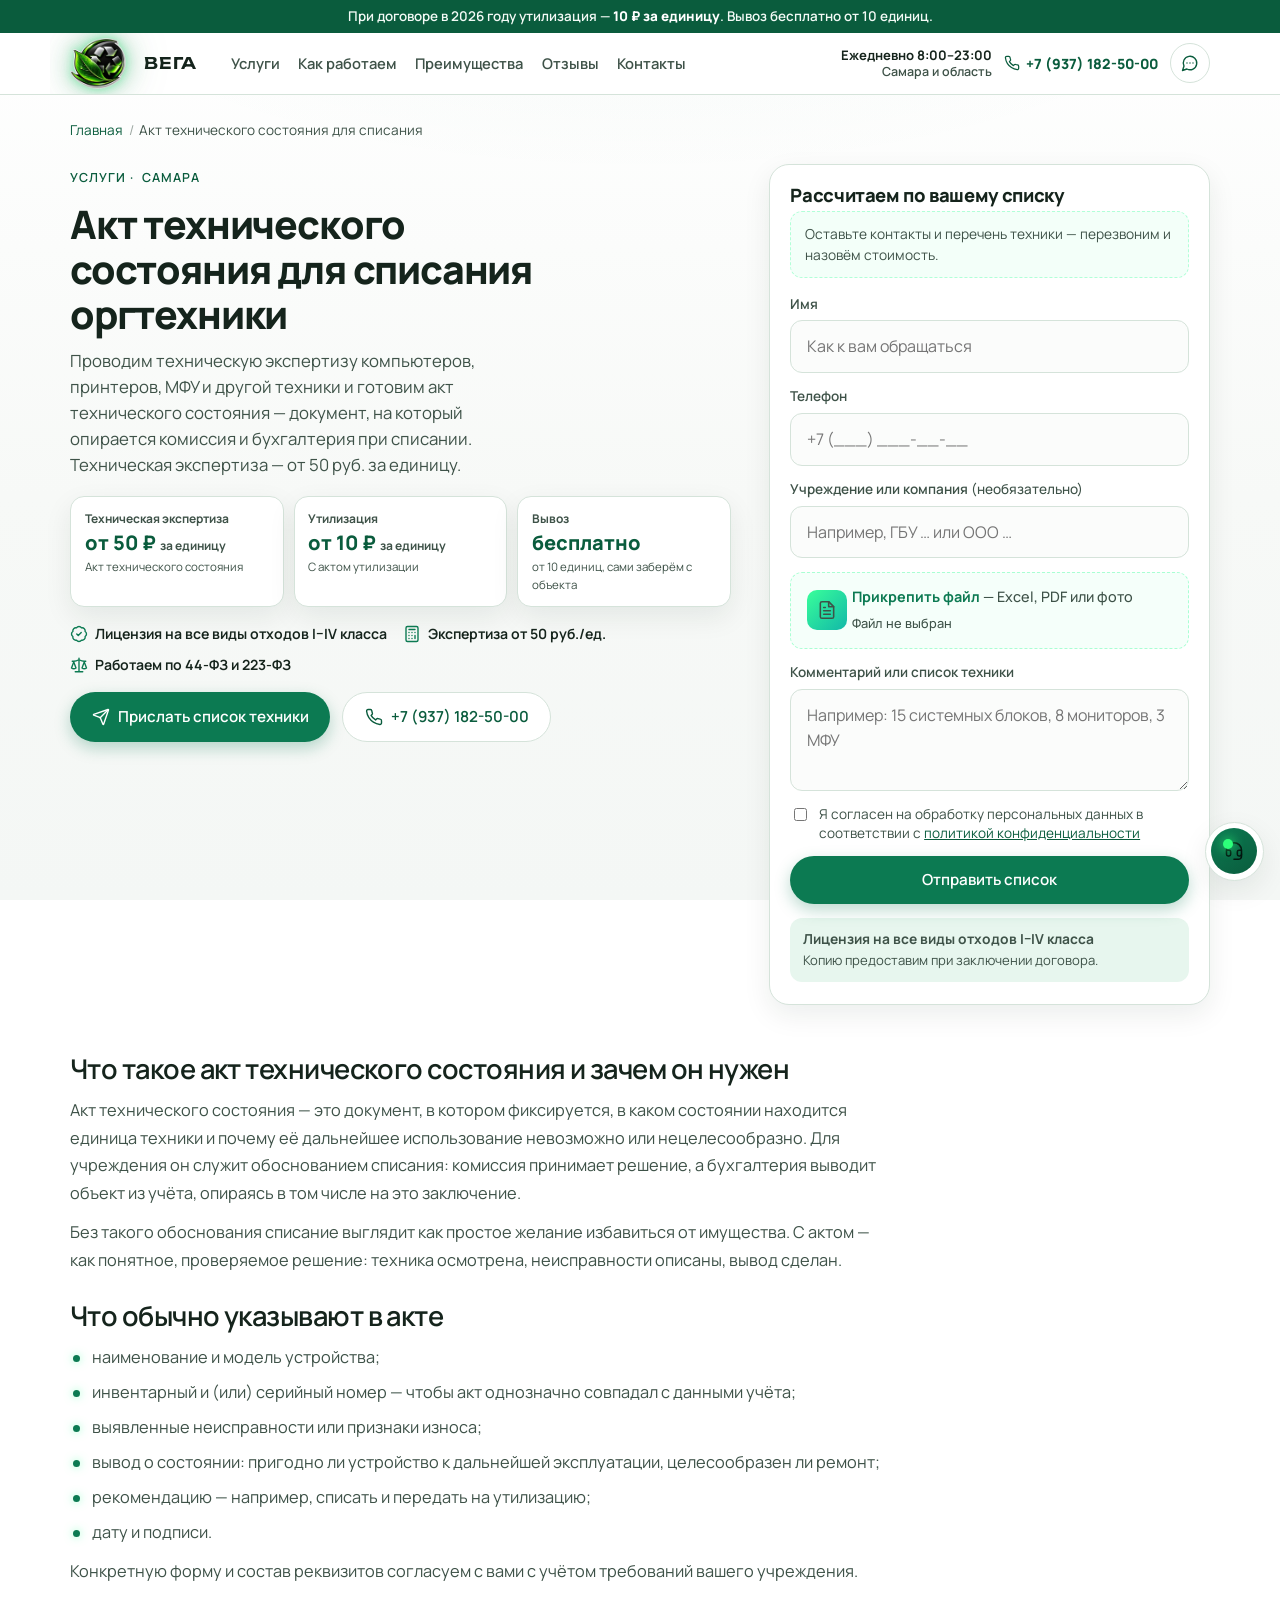
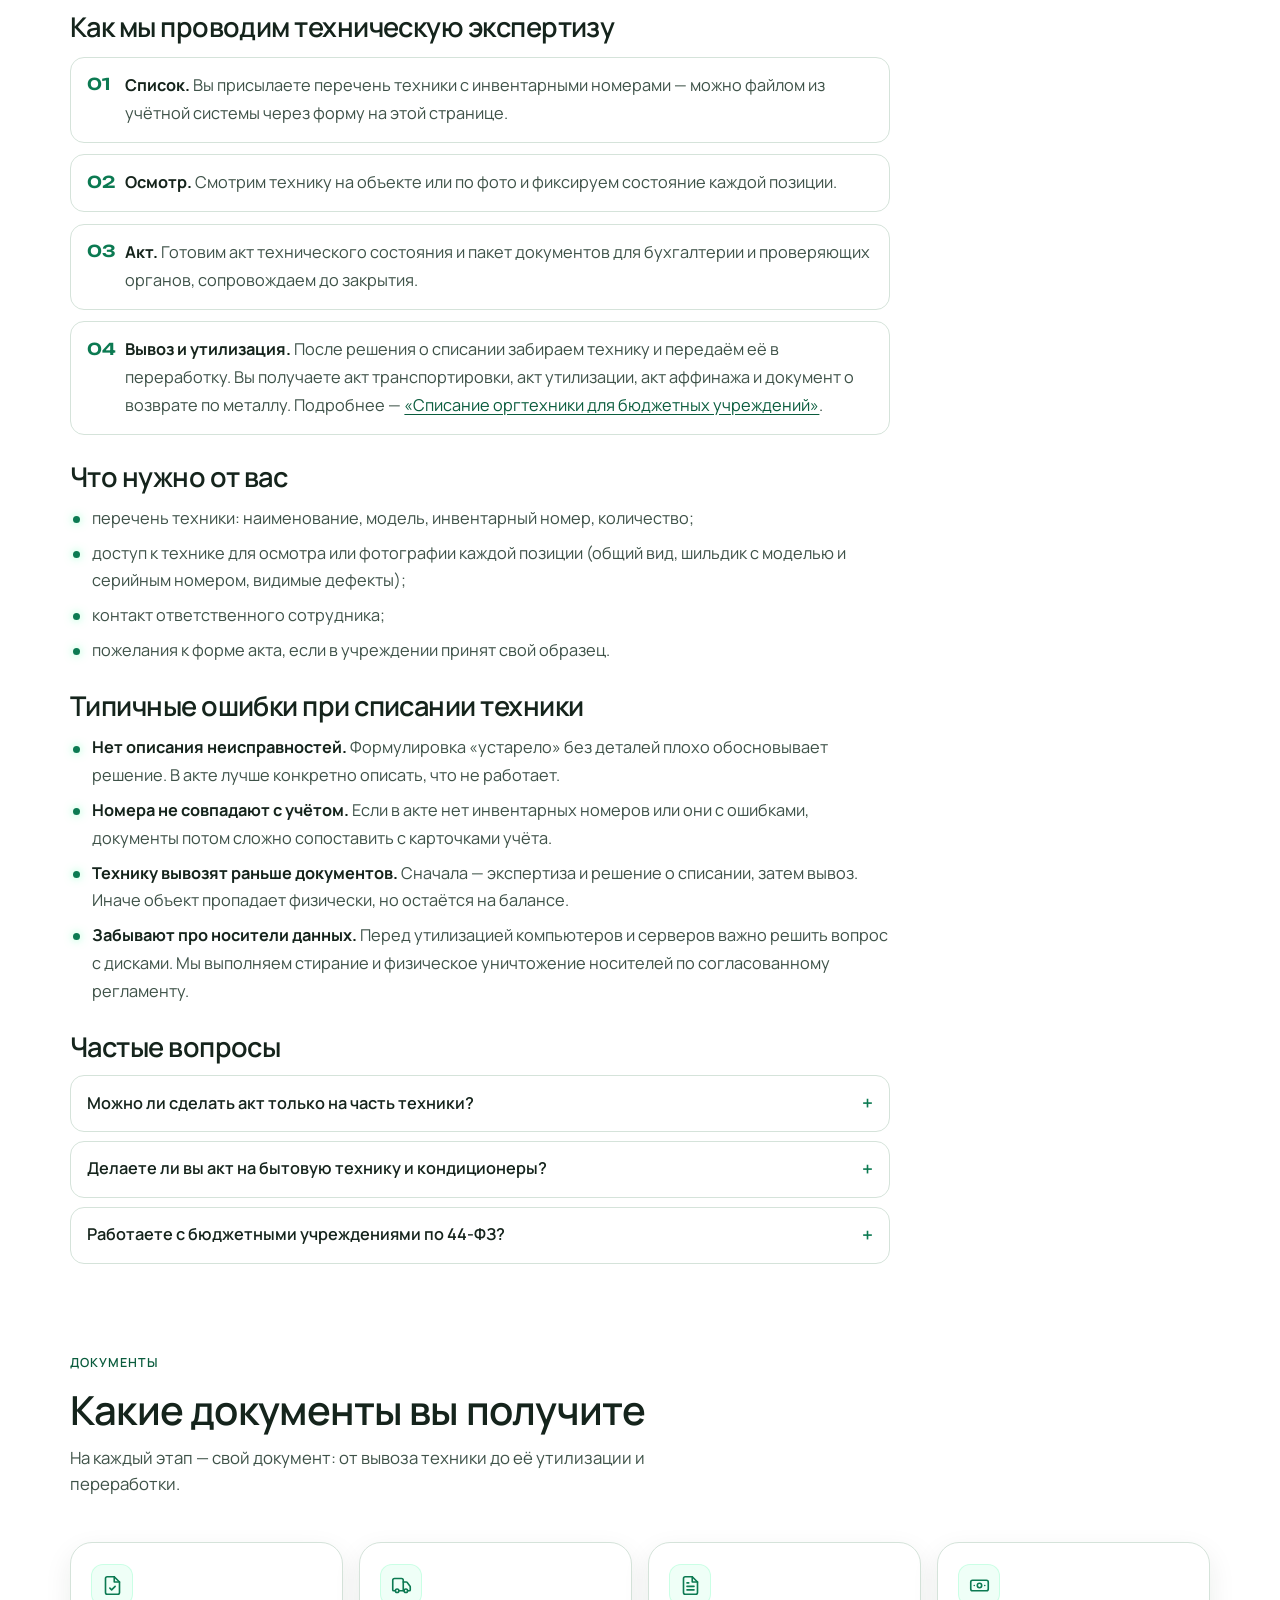
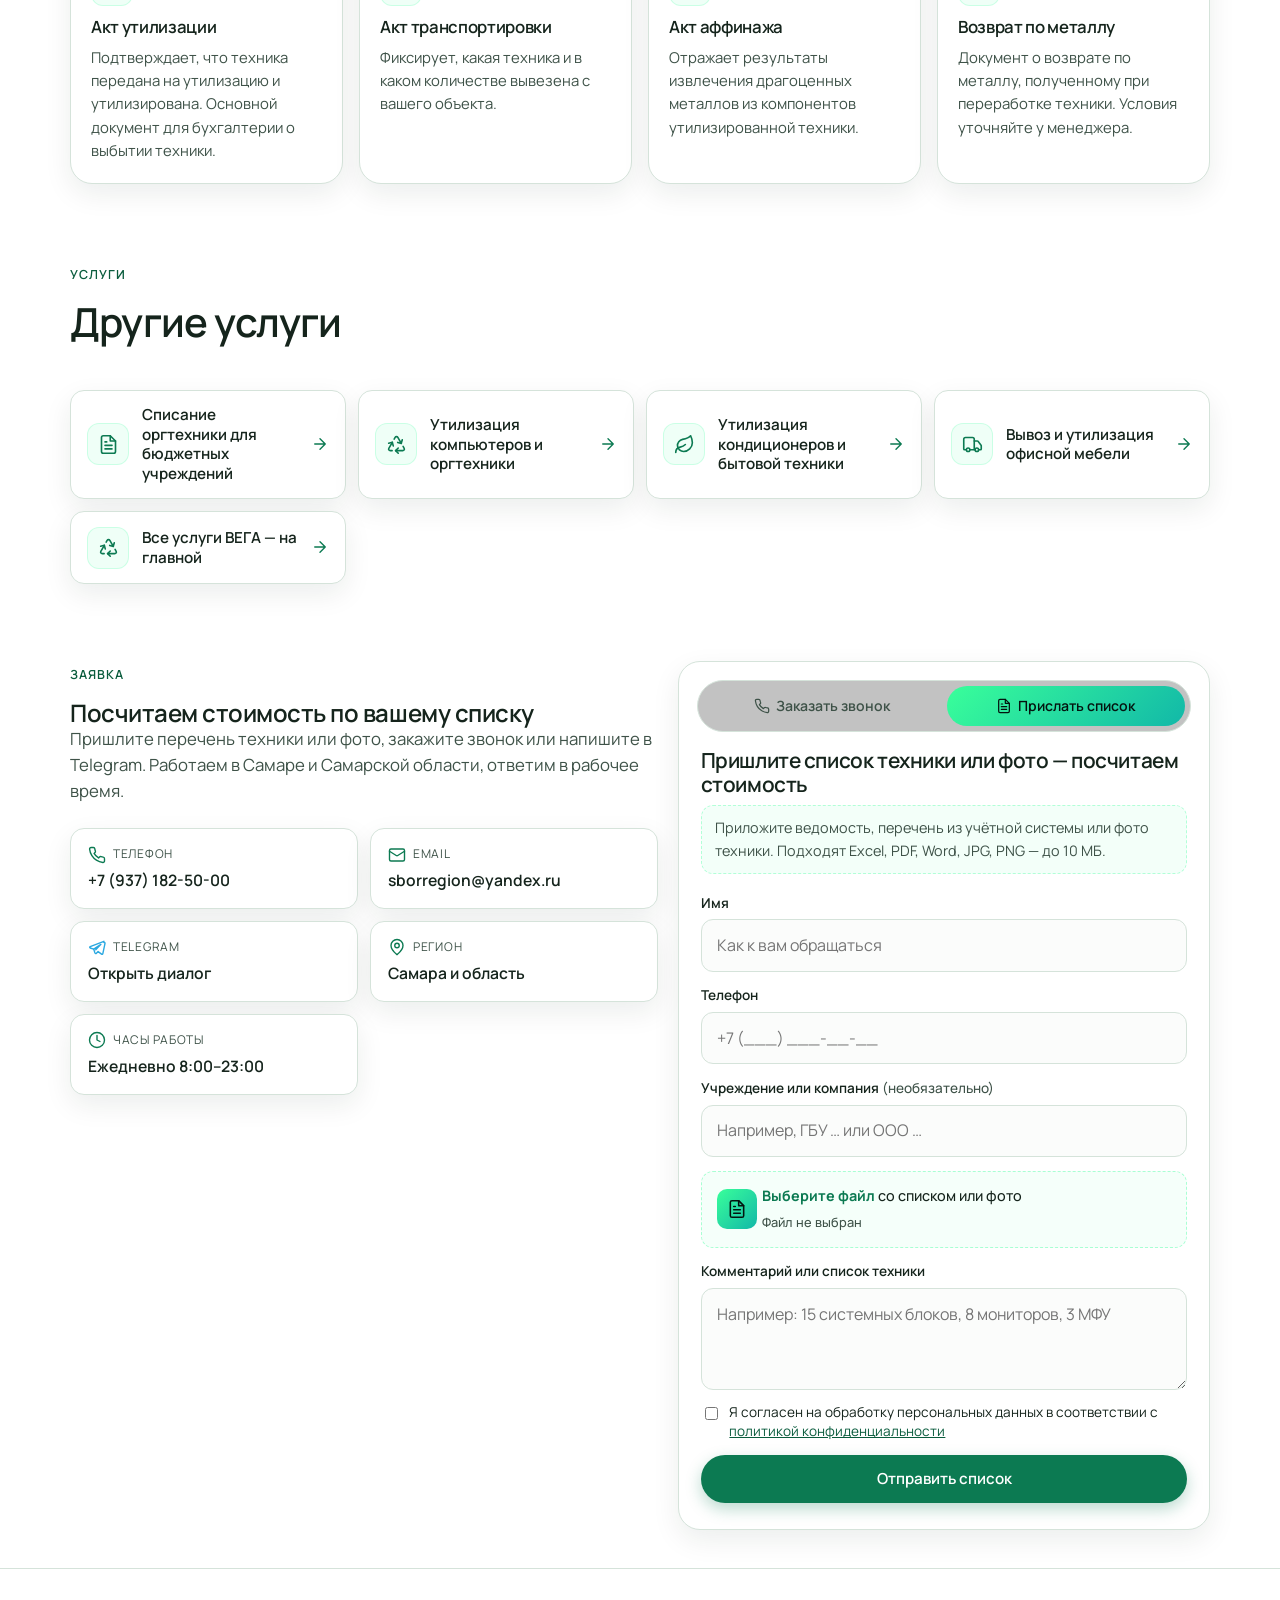
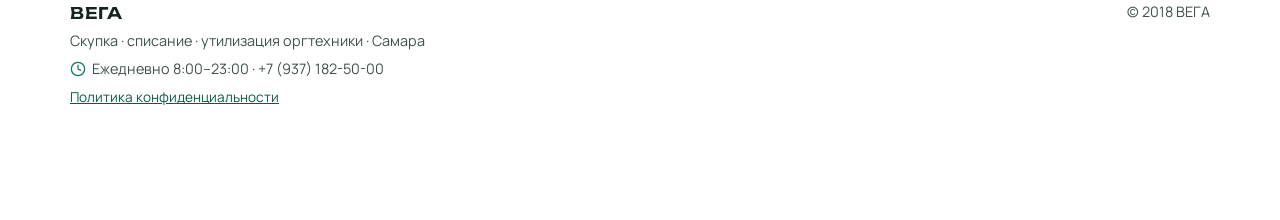
<file: akt-tehnicheskogo-sostoyaniya/index.html>
<!doctype html>
<html lang="ru">
  <head>
    <meta charset="UTF-8" />
    <link rel="icon" type="image/svg+xml" href="/favicon-v2.svg" />
    <link rel="apple-touch-icon" sizes="180x180" href="/apple-touch-icon.png" />
    <meta name="viewport" content="width=device-width, initial-scale=1.0" />
    <meta
      name="description"
      content="Техническая экспертиза оргтехники и акт технического состояния для списания в Самаре: от 50 руб. за единицу. Что указывают в акте и как подготовиться."
    />
    <title>Акт технического состояния оргтехники для списания | ВЕГА</title>
    <link rel="canonical" href="https://sbor-region.ru/akt-tehnicheskogo-sostoyaniya/" />
    <meta property="og:type" content="article" />
    <meta property="og:locale" content="ru_RU" />
    <meta property="og:site_name" content="ВЕГА" />
    <meta property="og:url" content="https://sbor-region.ru/akt-tehnicheskogo-sostoyaniya/" />
    <meta property="og:title" content="Акт технического состояния оргтехники для списания | ВЕГА" />
    <meta
      property="og:description"
      content="Техническая экспертиза оргтехники и акт технического состояния для списания в Самаре: от 50 руб. за единицу. Что указывают в акте и как подготовиться."
    />
    <meta property="og:image" content="https://sbor-region.ru/og-image.jpg" />
    <meta property="og:image:width" content="1200" />
    <meta property="og:image:height" content="630" />
    <meta property="og:image:alt" content="ВЕГА — списание и утилизация оргтехники в Самаре" />
    <meta name="twitter:card" content="summary_large_image" />
    <meta name="twitter:image" content="https://sbor-region.ru/og-image.jpg" />
    <meta name="twitter:title" content="Акт технического состояния оргтехники для списания | ВЕГА" />
    <meta
      name="twitter:description"
      content="Техническая экспертиза оргтехники и акт технического состояния для списания в Самаре: от 50 руб. за единицу. Что указывают в акте и как подготовиться."
    />

        <meta name="robots" content="index, follow, max-image-preview:large" />
    <meta name="theme-color" content="#ffffff" />
    <meta name="format-detection" content="telephone=yes" />
    <script type="application/ld+json">{"@context": "https://schema.org", "@graph": [{"@type": "Service", "@id": "https://sbor-region.ru/akt-tehnicheskogo-sostoyaniya/#service", "name": "Техническая экспертиза и акт технического состояния", "serviceType": "Техническая экспертиза и акт технического состояния", "description": "Техническая экспертиза оргтехники и акт технического состояния для списания в Самаре: от 50 руб. за единицу. Что указывают в акте и как подготовиться.", "url": "https://sbor-region.ru/akt-tehnicheskogo-sostoyaniya/", "provider": {"@type": "Organization", "@id": "https://sbor-region.ru/#org", "name": "ВЕГА", "url": "https://sbor-region.ru/", "telephone": "+7 (937) 182-50-00", "email": "sborregion@yandex.ru", "openingHours": "Mo-Su 08:00-23:00"}, "areaServed": [{"@type": "City", "name": "Самара"}, {"@type": "AdministrativeArea", "name": "Самарская область"}], "offers": [{"@type": "Offer", "name": "Техническая экспертиза", "priceCurrency": "RUB", "priceSpecification": {"@type": "UnitPriceSpecification", "priceCurrency": "RUB", "unitText": "единица", "minPrice": 50}, "areaServed": ["Самара", "Самарская область"], "description": "Техническая экспертиза — от 50 руб. за единицу"}]}, {"@type": "BreadcrumbList", "itemListElement": [{"@type": "ListItem", "position": 1, "name": "Главная", "item": "https://sbor-region.ru/"}, {"@type": "ListItem", "position": 2, "name": "Акт технического состояния для списания", "item": "https://sbor-region.ru/akt-tehnicheskogo-sostoyaniya/"}]}]}</script>
    <!-- Yandex.Metrika counter -->
    <script type="text/javascript">
      window.YM_ID = 114349653;
      (function(m,e,t,r,i,k,a){m[i]=m[i]||function(){(m[i].a=m[i].a||[]).push(arguments)};
      m[i].l=1*new Date();for (var j = 0; j < document.scripts.length; j++) {if (document.scripts[j].src === r) { return; }}
      k=e.createElement(t),a=e.getElementsByTagName(t)[0],k.async=1,k.src=r,a.parentNode.insertBefore(k,a)})
      (window, document, "script", "https://mc.yandex.ru/metrika/tag.js", "ym");
      ym(114349653, "init", {clickmap:true, trackLinks:true, accurateTrackBounce:true, webvisor:true});
    </script>
    <noscript><div><img src="https://mc.yandex.ru/watch/114349653" style="position:absolute; left:-9999px;" alt="" /></div></noscript>
    <!-- /Yandex.Metrika counter -->
    <link rel="preconnect" href="https://fonts.googleapis.com" />
    <link rel="preconnect" href="https://fonts.gstatic.com" crossorigin />
    <link rel="preload" as="style" href="https://fonts.googleapis.com/css2?family=Manrope:wght@400;500;600;700&family=Unbounded:wght@500;600;700&display=swap" />
    <link rel="stylesheet" href="https://fonts.googleapis.com/css2?family=Manrope:wght@400;500;600;700&family=Unbounded:wght@500;600;700&display=swap" media="print" onload="this.media='all'" />
    <noscript><link rel="stylesheet" href="https://fonts.googleapis.com/css2?family=Manrope:wght@400;500;600;700&family=Unbounded:wght@500;600;700&display=swap" /></noscript>
    <script type="module" crossorigin src="/assets/index-v20261119e.js"></script>
    <link rel="stylesheet" crossorigin href="/assets/index-BDVqrncC.css">
    <link rel="stylesheet" href="/assets/extra-v20261121a.css">
    <link rel="stylesheet" href="/assets/extra-v20261125e.css">
    <script type="module" src="/assets/extra-v20261125a.js"></script>
  </head>
  <body>
    <svg xmlns="http://www.w3.org/2000/svg" width="0" height="0" style="position:absolute;width:0;height:0;overflow:hidden" aria-hidden="true" focusable="false"><symbol id="i-banknote" viewBox="0 0 24 24" fill="none" stroke="currentColor" stroke-width="1.85" stroke-linecap="round" stroke-linejoin="round"><rect x="2" y="6" width="20" height="12" rx="2"/><circle cx="12" cy="12" r="2.5"/><path d="M6 12h.01M18 12h.01"/></symbol><symbol id="i-file-check" viewBox="0 0 24 24" fill="none" stroke="currentColor" stroke-width="1.85" stroke-linecap="round" stroke-linejoin="round"><path d="M14 2H6a2 2 0 0 0-2 2v16a2 2 0 0 0 2 2h12a2 2 0 0 0 2-2V8z"/><path d="M14 2v6h6"/><path d="m9 15 2 2 4-4"/></symbol><symbol id="i-file-text" viewBox="0 0 24 24" fill="none" stroke="currentColor" stroke-width="1.85" stroke-linecap="round" stroke-linejoin="round"><path d="M14 2H6a2 2 0 0 0-2 2v16a2 2 0 0 0 2 2h12a2 2 0 0 0 2-2V8z"/><path d="M14 2v6h6"/><path d="M16 13H8M16 17H8M10 9H8"/></symbol><symbol id="i-recycle" viewBox="0 0 24 24" fill="none" stroke="currentColor" stroke-width="1.85" stroke-linecap="round" stroke-linejoin="round"><path d="M7 19H4.815a1.83 1.83 0 0 1-1.57-.881 1.785 1.785 0 0 1-.004-1.784L7.196 9.5"/><path d="M11 19h8.203a1.83 1.83 0 0 0 1.556-.89 1.784 1.784 0 0 0 0-1.775l-1.226-2.12"/><path d="m14 16-3 3 3 3"/><path d="M8.293 13.596 7.196 9.5 3.1 10.598"/><path d="m9.344 5.811 1.093-1.892A1.83 1.83 0 0 1 11.985 3a1.784 1.784 0 0 1 1.546.888l3.943 6.843"/><path d="m13.378 9.633 4.096 1.098 1.097-4.096"/></symbol><symbol id="i-truck" viewBox="0 0 24 24" fill="none" stroke="currentColor" stroke-width="1.85" stroke-linecap="round" stroke-linejoin="round"><path d="M14 18V6a2 2 0 0 0-2-2H4a2 2 0 0 0-2 2v11a1 1 0 0 0 1 1h2"/><path d="M15 18H9"/><path d="M19 18h2a1 1 0 0 0 1-1v-3.65a1 1 0 0 0-.22-.624l-3.48-4.35A1 1 0 0 0 17.52 8H14"/><circle cx="17" cy="18" r="2"/><circle cx="7" cy="18" r="2"/></symbol><symbol id="i-hard-drive" viewBox="0 0 24 24" fill="none" stroke="currentColor" stroke-width="1.85" stroke-linecap="round" stroke-linejoin="round"><path d="M22 12H2"/><path d="M5.45 5.11 2 12v6a2 2 0 0 0 2 2h16a2 2 0 0 0 2-2v-6l-3.45-6.89A2 2 0 0 0 16.76 4H7.24a2 2 0 0 0-1.79 1.11z"/><path d="M6 16h.01M10 16h.01"/></symbol><symbol id="i-shield-check" viewBox="0 0 24 24" fill="none" stroke="currentColor" stroke-width="1.85" stroke-linecap="round" stroke-linejoin="round"><path d="M20 13c0 5-3.5 7.5-7.66 8.95a1 1 0 0 1-.67-.01C7.5 20.5 4 18 4 13V6a1 1 0 0 1 1-1c2 0 4.5-1.2 6.24-2.72a1.17 1.17 0 0 1 1.52 0C14.51 3.81 17 5 19 5a1 1 0 0 1 1 1z"/><path d="m9 12 2 2 4-4"/></symbol><symbol id="i-clipboard" viewBox="0 0 24 24" fill="none" stroke="currentColor" stroke-width="1.85" stroke-linecap="round" stroke-linejoin="round"><rect x="8" y="2" width="8" height="4" rx="1"/><path d="M16 4h2a2 2 0 0 1 2 2v14a2 2 0 0 1-2 2H6a2 2 0 0 1-2-2V6a2 2 0 0 1 2-2h2"/><path d="M12 11h4M12 16h4M8 11h.01M8 16h.01"/></symbol><symbol id="i-calculator" viewBox="0 0 24 24" fill="none" stroke="currentColor" stroke-width="1.85" stroke-linecap="round" stroke-linejoin="round"><rect x="4" y="2" width="16" height="20" rx="2"/><path d="M8 6h8M16 14v4M16 10h.01M12 10h.01M8 10h.01M12 14h.01M8 14h.01M12 18h.01M8 18h.01"/></symbol><symbol id="i-leaf" viewBox="0 0 24 24" fill="none" stroke="currentColor" stroke-width="1.85" stroke-linecap="round" stroke-linejoin="round"><path d="M11 20A7 7 0 0 1 9.8 6.1C15.5 5 17 4.48 19 2c1 2 2 4.18 2 8 0 5.5-4.78 10-10 10Z"/><path d="M2 21c0-3 1.85-5.36 5.08-6C9.5 14.52 12 13 13 12"/></symbol><symbol id="i-lock" viewBox="0 0 24 24" fill="none" stroke="currentColor" stroke-width="1.85" stroke-linecap="round" stroke-linejoin="round"><rect x="3" y="11" width="18" height="11" rx="2"/><path d="M7 11V7a5 5 0 0 1 10 0v4"/></symbol><symbol id="i-scale" viewBox="0 0 24 24" fill="none" stroke="currentColor" stroke-width="1.85" stroke-linecap="round" stroke-linejoin="round"><path d="m16 16 3-8 3 8c-.87.65-1.92 1-3 1s-2.13-.35-3-1Z"/><path d="m2 16 3-8 3 8c-.87.65-1.92 1-3 1s-2.13-.35-3-1Z"/><path d="M7 21h10M12 3v18M3 7h2c2 0 5-1 7-2 2 1 5 2 7 2h2"/></symbol><symbol id="i-user-check" viewBox="0 0 24 24" fill="none" stroke="currentColor" stroke-width="1.85" stroke-linecap="round" stroke-linejoin="round"><path d="M16 21v-2a4 4 0 0 0-4-4H6a4 4 0 0 0-4 4v2"/><circle cx="9" cy="7" r="4"/><path d="m16 11 2 2 4-4"/></symbol><symbol id="i-phone" viewBox="0 0 24 24" fill="none" stroke="currentColor" stroke-width="1.85" stroke-linecap="round" stroke-linejoin="round"><path d="M22 16.92v3a2 2 0 0 1-2.18 2 19.79 19.79 0 0 1-8.63-3.07 19.5 19.5 0 0 1-6-6 19.79 19.79 0 0 1-3.07-8.67A2 2 0 0 1 4.11 2h3a2 2 0 0 1 2 1.72 12.84 12.84 0 0 0 .7 2.81 2 2 0 0 1-.45 2.11L8.09 9.91a16 16 0 0 0 6 6l1.27-1.27a2 2 0 0 1 2.11-.45 12.84 12.84 0 0 0 2.81.7A2 2 0 0 1 22 16.92z"/></symbol><symbol id="i-mail" viewBox="0 0 24 24" fill="none" stroke="currentColor" stroke-width="1.85" stroke-linecap="round" stroke-linejoin="round"><rect x="2" y="4" width="20" height="16" rx="2"/><path d="m22 7-8.97 5.7a1.94 1.94 0 0 1-2.06 0L2 7"/></symbol><symbol id="i-clock" viewBox="0 0 24 24" fill="none" stroke="currentColor" stroke-width="1.85" stroke-linecap="round" stroke-linejoin="round"><circle cx="12" cy="12" r="10"/><path d="M12 6v6l4 2"/></symbol><symbol id="i-map-pin" viewBox="0 0 24 24" fill="none" stroke="currentColor" stroke-width="1.85" stroke-linecap="round" stroke-linejoin="round"><path d="M20 10c0 4.993-5.539 10.193-7.399 11.799a1 1 0 0 1-1.202 0C9.539 20.193 4 14.993 4 10a8 8 0 0 1 16 0"/><circle cx="12" cy="10" r="3"/></symbol><symbol id="i-telegram" viewBox="0 0 24 24" fill="none" stroke="currentColor" stroke-width="1.85" stroke-linecap="round" stroke-linejoin="round"><path d="M21.2 4.4 2.9 11.5c-.9.35-.85 1.6.06 1.88l4.6 1.4 1.75 5.4c.23.7 1.1.9 1.62.38l2.5-2.45 4.7 3.45c.62.46 1.5.12 1.66-.63l2.9-13.7c.18-.85-.66-1.55-1.47-1.23Z"/><path d="m7.6 14.8 9.6-6.3-6.9 7.3"/></symbol><symbol id="i-max" viewBox="0 0 24 24" fill="none" stroke="currentColor" stroke-width="1.85" stroke-linecap="round" stroke-linejoin="round"><path d="M12 21a9 9 0 1 0-8.1-5.1L3 21l5.1-.9A9 9 0 0 0 12 21Z"/><path d="M8 15V9.2l4 4 4-4V15"/></symbol><symbol id="i-message" viewBox="0 0 24 24" fill="none" stroke="currentColor" stroke-width="1.85" stroke-linecap="round" stroke-linejoin="round"><path d="M7.9 20A9 9 0 1 0 4 16.1L2 22Z"/><path d="M8 12h.01M12 12h.01M16 12h.01"/></symbol><symbol id="i-headset" viewBox="0 0 24 24" fill="none" stroke="currentColor" stroke-width="1.85" stroke-linecap="round" stroke-linejoin="round"><path d="M3 11h3a2 2 0 0 1 2 2v3a2 2 0 0 1-2 2H5a2 2 0 0 1-2-2v-5Zm0 0a9 9 0 1 1 18 0m0 0v5a2 2 0 0 1-2 2h-1a2 2 0 0 1-2-2v-3a2 2 0 0 1 2-2h3Z"/><path d="M21 16v2a4 4 0 0 1-4 4h-5"/></symbol><symbol id="i-x" viewBox="0 0 24 24" fill="none" stroke="currentColor" stroke-width="1.85" stroke-linecap="round" stroke-linejoin="round"><path d="M18 6 6 18M6 6l12 12"/></symbol><symbol id="i-pause" viewBox="0 0 24 24" fill="none" stroke="currentColor" stroke-width="1.85" stroke-linecap="round" stroke-linejoin="round"><rect x="6" y="4" width="4" height="16" rx="1"/><rect x="14" y="4" width="4" height="16" rx="1"/></symbol><symbol id="i-play" viewBox="0 0 24 24" fill="none" stroke="currentColor" stroke-width="1.85" stroke-linecap="round" stroke-linejoin="round"><path d="M6 4.5v15a1 1 0 0 0 1.5.86l12-7.5a1 1 0 0 0 0-1.72l-12-7.5A1 1 0 0 0 6 4.5Z"/></symbol><symbol id="i-badge-percent" viewBox="0 0 24 24" fill="none" stroke="currentColor" stroke-width="1.85" stroke-linecap="round" stroke-linejoin="round"><path d="M3.85 8.62a4 4 0 0 1 4.78-4.77 4 4 0 0 1 6.74 0 4 4 0 0 1 4.78 4.78 4 4 0 0 1 0 6.74 4 4 0 0 1-4.77 4.78 4 4 0 0 1-6.75 0 4 4 0 0 1-4.78-4.77 4 4 0 0 1 0-6.76Z"/><path d="m15 9-6 6M9 9h.01M15 15h.01"/></symbol><symbol id="i-check-circle" viewBox="0 0 24 24" fill="none" stroke="currentColor" stroke-width="1.85" stroke-linecap="round" stroke-linejoin="round"><circle cx="12" cy="12" r="10"/><path d="m8.5 12.5 2.5 2.5 5-5.5"/></symbol><symbol id="i-alert" viewBox="0 0 24 24" fill="none" stroke="currentColor" stroke-width="1.85" stroke-linecap="round" stroke-linejoin="round"><circle cx="12" cy="12" r="10"/><path d="M12 8v4.5M12 16h.01"/></symbol><symbol id="i-badge-check" viewBox="0 0 24 24" fill="none" stroke="currentColor" stroke-width="1.85" stroke-linecap="round" stroke-linejoin="round"><path d="M3.85 8.62a4 4 0 0 1 4.78-4.77 4 4 0 0 1 6.74 0 4 4 0 0 1 4.78 4.78 4 4 0 0 1 0 6.74 4 4 0 0 1-4.77 4.78 4 4 0 0 1-6.75 0 4 4 0 0 1-4.78-4.77 4 4 0 0 1 0-6.76Z"/><path d="m9 12 2 2 4-4"/></symbol><symbol id="i-quote" viewBox="0 0 24 24" fill="none" stroke="currentColor" stroke-width="1.85" stroke-linecap="round" stroke-linejoin="round"><path d="M3 21c3 0 7-1 7-8V5c0-1.25-.756-2.017-2-2H4c-1.25 0-2 .75-2 1.972V11c0 1.25.75 2 2 2 1 0 1 0 1 1v1c0 1-1 2-2 2s-1 .008-1 1.031V20c0 1 0 1 1 1z"/><path d="M15 21c3 0 7-1 7-8V5c0-1.25-.757-2.017-2-2h-4c-1.25 0-2 .75-2 1.972V11c0 1.25.75 2 2 2h.75c0 2.25.25 4-2.75 4v3c0 1 0 1 1 1z"/></symbol><symbol id="i-send" viewBox="0 0 24 24" fill="none" stroke="currentColor" stroke-width="1.85" stroke-linecap="round" stroke-linejoin="round"><path d="M14.54 21.69a.5.5 0 0 0 .94-.03l6.5-19a.5.5 0 0 0-.64-.64l-19 6.5a.5.5 0 0 0-.03.94l7.93 3.18a2 2 0 0 1 1.11 1.11z"/><path d="m21.85 2.15-10.94 10.94"/></symbol><symbol id="i-arrow-right" viewBox="0 0 24 24" fill="none" stroke="currentColor" stroke-width="1.85" stroke-linecap="round" stroke-linejoin="round"><path d="M5 12h14M12 5l7 7-7 7"/></symbol></svg>
    <div class="promo-bar">При договоре в 2026 году утилизация — <strong>10 ₽ за единицу</strong>. Вывоз бесплатно от 10 единиц.</div>
    <header class="site-header glass" id="top">
      <div class="container header-inner">
        <a class="logo" href="/" aria-label="ВЕГА — на главную">
          <span class="lacq lacq--sm logo-mark logo-mark--img logo-shimmer logo-mark--glow" aria-hidden="true"><img src="/assets/vega-logo-header.svg" width="56" height="51" alt="" decoding="async"/></span>
          <span class="logo-text" data-brand>ВЕГА</span>
        </a>
        <nav class="nav" aria-label="Основная навигация">
          <a href="/#services">Услуги</a>
          <a href="/#process">Как работаем</a>
          <a href="/#benefits">Преимущества</a>
          <a href="/#reviews">Отзывы</a>
          <a href="/#contacts">Контакты</a>
        </nav>
        <div class="header-actions">
          <div class="header-hours"><b>Ежедневно 8:00–23:00</b>Самара и область</div>

          <a class="header-phone" data-phone-link href="tel:+79371825000"><svg class="ic" aria-hidden="true" focusable="false"><use href="#i-phone"/></svg><span data-phone-display>+7 (937) 182-50-00</span></a>
          <button
            type="button"
            class="btn btn-ghost btn-sm"
            data-open-messenger="chooser"
            aria-label="Задать вопрос онлайн"
          >
            <svg class="ic" aria-hidden="true" focusable="false"><use href="#i-message"/></svg>Онлайн
          </button>
        </div>
        <button class="nav-toggle" type="button" aria-label="Открыть меню" aria-expanded="false">
          <span></span><span></span>
        </button>
      </div>
    </header>

    <main class="svc-page">
            <section class="hero svc-hero" id="hero">
        <div class="container">
          <nav class="crumbs" aria-label="Хлебные крошки"><ol><li><a href="/">Главная</a></li><li aria-current="page">Акт технического состояния для списания</li></ol></nav>
          <div class="svc-hero-grid">
            <div class="svc-hero-copy">
              <p class="eyebrow">Услуги · <span data-city>Самара</span></p>
              <h1 class="svc-title">Акт технического состояния для списания оргтехники</h1>
              <p class="hero-lead svc-lead">Проводим техническую экспертизу компьютеров, принтеров, МФУ и другой техники и готовим акт технического состояния — документ, на который опирается комиссия и бухгалтерия при списании. Техническая экспертиза — от 50 руб. за единицу.</p>
            <div class="hero-prices" id="prices" aria-label="Стоимость работ">
              <div class="hero-price">
                <div class="lab">Техническая экспертиза</div>
                <div class="val">от 50 ₽ <span>за единицу</span></div>
                <div class="hint">Акт технического состояния</div>
              </div>
              <div class="hero-price">
                <div class="lab">Утилизация</div>
                <div class="val">от 10 ₽ <span>за единицу</span></div>
                <div class="hint">С актом утилизации</div>
              </div>
              <div class="hero-price">
                <div class="lab">Вывоз</div>
                <div class="val">бесплатно</div>
                <div class="hint">от 10 единиц, сами заберём с объекта</div>
              </div>
            </div>
            <ul class="hero-trust" aria-label="Коротко">
              <li><svg class="ic" aria-hidden="true" focusable="false"><use href="#i-badge-check"/></svg>Лицензия на все виды отходов I–IV класса</li>
              <li><svg class="ic" aria-hidden="true" focusable="false"><use href="#i-calculator"/></svg>Экспертиза от 50 руб./ед.</li>
              <li><svg class="ic" aria-hidden="true" focusable="false"><use href="#i-scale"/></svg>Работаем по 44-ФЗ и 223-ФЗ</li>
            </ul>
              <div class="hero-cta">
                <a class="btn btn-primary" href="#hero-file-form"><svg class="ic" aria-hidden="true" focusable="false"><use href="#i-send"/></svg>Прислать список техники</a>
                <a class="btn btn-secondary" data-phone-link href="tel:+79371825000"><svg class="ic" aria-hidden="true" focusable="false"><use href="#i-phone"/></svg><span data-phone-display>+7 (937) 182-50-00</span></a>
              </div>
            </div>
          <aside class="hero-panel" id="hero-lead">
            <h2>Рассчитаем по вашему списку</h2>
            <p class="form-note">Оставьте контакты и перечень техники — перезвоним и назовём стоимость.</p>
            <form id="hero-file-form" class="lead-form" data-lead-kind="file" novalidate>
              <label class="hp-field" aria-hidden="true">Сайт<input type="text" name="website" tabindex="-1" autocomplete="off" /></label>
              <label><span>Имя</span><input type="text" name="name" autocomplete="name" required placeholder="Как к вам обращаться" /></label>
              <label><span>Телефон</span><input type="tel" name="phone" autocomplete="tel" required placeholder="+7 (___) ___-__-__" inputmode="tel" /></label>
              <label><span>Учреждение или компания <em>(необязательно)</em></span><input type="text" name="org" autocomplete="organization" placeholder="Например, ГБУ … или ООО …" /></label>
              <label class="file-drop">
                <input type="file" name="file" accept=".xls,.xlsx,.csv,.pdf,.doc,.docx,.jpg,.jpeg,.png,.webp,.heic,image/*" />
                <span class="file-drop-ic" aria-hidden="true"><svg class="ic" aria-hidden="true" focusable="false"><use href="#i-file-text"/></svg></span>
                <span class="file-drop-t"><b>Прикрепить файл</b> — Excel, PDF или фото</span>
                <span class="file-drop-n" data-file-name>Файл не выбран</span>
              </label>
              <label><span>Комментарий или список техники</span><textarea name="comment" rows="3" placeholder="Например: 15 системных блоков, 8 мониторов, 3 МФУ"></textarea></label>
              <label class="consent" style="display:flex;gap:.55rem;align-items:flex-start;font-size:.82rem;line-height:1.4">
                <input type="checkbox" name="consent" required style="width:auto;margin-top:.2rem;flex:none" />
                <span style="font-weight:400">Я согласен на обработку персональных данных в соответствии с <a href="/privacy.html" target="_blank" style="text-decoration:underline">политикой конфиденциальности</a></span>
              </label>
              <button type="submit" class="btn btn-primary btn-block">Отправить список</button>
              <p class="form-status" role="status" aria-live="polite" hidden></p>
            </form>
            <p class="license-text"><b>Лицензия на все виды отходов I–IV класса</b> Копию предоставим при заключении договора.</p>
          </aside>
          </div>
        </div>
      </section>


      <section class="section svc-body">
        <div class="container">
          <article class="svc-article prose">
<h2>Что такое акт технического состояния и зачем он нужен</h2>
<p>Акт технического состояния — это документ, в котором фиксируется, в каком состоянии находится единица техники и почему её дальнейшее использование невозможно или нецелесообразно. Для учреждения он служит обоснованием списания: комиссия принимает решение, а бухгалтерия выводит объект из учёта, опираясь в том числе на это заключение.</p>
<p>Без такого обоснования списание выглядит как простое желание избавиться от имущества. С актом — как понятное, проверяемое решение: техника осмотрена, неисправности описаны, вывод сделан.</p>

<h2>Что обычно указывают в акте</h2>
<ul>
<li>наименование и модель устройства;</li>
<li>инвентарный и (или) серийный номер — чтобы акт однозначно совпадал с данными учёта;</li>
<li>выявленные неисправности или признаки износа;</li>
<li>вывод о состоянии: пригодно ли устройство к дальнейшей эксплуатации, целесообразен ли ремонт;</li>
<li>рекомендацию — например, списать и передать на утилизацию;</li>
<li>дату и подписи.</li>
</ul>
<p>Конкретную форму и состав реквизитов согласуем с вами с учётом требований вашего учреждения.</p>

<h2>Как мы проводим техническую экспертизу</h2>
<ol class="svc-steps">
<li><b>Список.</b> Вы присылаете перечень техники с инвентарными номерами — можно файлом из учётной системы через форму на этой странице.</li>
<li><b>Осмотр.</b> Смотрим технику на объекте или по фото и фиксируем состояние каждой позиции.</li>
<li><b>Акт.</b> Готовим акт технического состояния и пакет документов для бухгалтерии и проверяющих органов, сопровождаем до закрытия.</li>
<li><b>Вывоз и утилизация.</b> После решения о списании забираем технику и передаём её в переработку. Вы получаете акт транспортировки, акт утилизации, акт аффинажа и документ о возврате по металлу. Подробнее — <a href="/spisanie-orgtehniki/">«Списание оргтехники для бюджетных учреждений»</a>.</li>
</ol>

<h2>Что нужно от вас</h2>
<ul>
<li>перечень техники: наименование, модель, инвентарный номер, количество;</li>
<li>доступ к технике для осмотра или фотографии каждой позиции (общий вид, шильдик с моделью и серийным номером, видимые дефекты);</li>
<li>контакт ответственного сотрудника;</li>
<li>пожелания к форме акта, если в учреждении принят свой образец.</li>
</ul>

<h2>Типичные ошибки при списании техники</h2>
<ul>
<li><b>Нет описания неисправностей.</b> Формулировка «устарело» без деталей плохо обосновывает решение. В акте лучше конкретно описать, что не работает.</li>
<li><b>Номера не совпадают с учётом.</b> Если в акте нет инвентарных номеров или они с ошибками, документы потом сложно сопоставить с карточками учёта.</li>
<li><b>Технику вывозят раньше документов.</b> Сначала — экспертиза и решение о списании, затем вывоз. Иначе объект пропадает физически, но остаётся на балансе.</li>
<li><b>Забывают про носители данных.</b> Перед утилизацией компьютеров и серверов важно решить вопрос с дисками. Мы выполняем стирание и физическое уничтожение носителей по согласованному регламенту.</li>
</ul>

<h2>Частые вопросы</h2>
<details><summary>Можно ли сделать акт только на часть техники?</summary><p>Да, экспертиза проводится по каждой позиции из вашего списка. Если часть техники в рабочем состоянии, её можно не списывать, а продать нам — выкупаем б/у оргтехнику.</p></details>
<details><summary>Делаете ли вы акт на бытовую технику и кондиционеры?</summary><p>Присылайте список — посмотрим. Утилизацию бытовой техники и кондиционеров мы выполняем: <a href="/utilizaciya-kondicionerov-i-tehniki/">подробнее на отдельной странице</a>.</p></details>
<details><summary>Работаете с бюджетными учреждениями по 44-ФЗ?</summary><p>Да, работаем по 44-ФЗ и 223-ФЗ. Техническая экспертиза — от 50 руб. за единицу, утилизация — от 10 руб. за единицу, вывоз бесплатный от 10 единиц.</p></details>
          </article>
        </div>
      </section>

      <section class="section section-alt" id="documents">
        <div class="container">
          <div class="section-head">
            <p class="eyebrow">Документы</p>
            <h2>Какие документы вы получите</h2>
            <p class="section-lead">На каждый этап — свой документ: от вывоза техники до её утилизации и переработки.</p>
          </div>
          <div class="docs-grid"><article class="glass doc-card" data-reveal><span class="doc-ic" aria-hidden="true"><svg class="ic" aria-hidden="true" focusable="false"><use href="#i-file-check"/></svg></span><h3>Акт утилизации</h3><p>Подтверждает, что техника передана на утилизацию и утилизирована. Основной документ для бухгалтерии о выбытии техники.</p></article><article class="glass doc-card" data-reveal><span class="doc-ic" aria-hidden="true"><svg class="ic" aria-hidden="true" focusable="false"><use href="#i-truck"/></svg></span><h3>Акт транспортировки</h3><p>Фиксирует, какая техника и в каком количестве вывезена с вашего объекта.</p></article><article class="glass doc-card" data-reveal><span class="doc-ic" aria-hidden="true"><svg class="ic" aria-hidden="true" focusable="false"><use href="#i-file-text"/></svg></span><h3>Акт аффинажа</h3><p>Отражает результаты извлечения драгоценных металлов из компонентов утилизированной техники.</p></article><article class="glass doc-card" data-reveal><span class="doc-ic" aria-hidden="true"><svg class="ic" aria-hidden="true" focusable="false"><use href="#i-banknote"/></svg></span><h3>Возврат по металлу</h3><p>Документ о возврате по металлу, полученному при переработке техники. Условия уточняйте у менеджера.</p></article></div>
        </div>
      </section>

      <section class="section section-alt" id="related">
        <div class="container">
          <div class="section-head"><p class="eyebrow">Услуги</p><h2>Другие услуги</h2></div>
          <ul class="svc-links-grid"><li><a class="glass svc-link" href="/spisanie-orgtehniki/"><span class="doc-ic" aria-hidden="true"><svg class="ic" aria-hidden="true" focusable="false"><use href="#i-file-text"/></svg></span><span class="svc-link-t">Списание оргтехники для бюджетных учреждений</span><span class="svc-link-arr" aria-hidden="true"><svg class="ic" aria-hidden="true" focusable="false"><use href="#i-arrow-right"/></svg></span></a></li><li><a class="glass svc-link" href="/utilizaciya-kompyuterov/"><span class="doc-ic" aria-hidden="true"><svg class="ic" aria-hidden="true" focusable="false"><use href="#i-recycle"/></svg></span><span class="svc-link-t">Утилизация компьютеров и оргтехники</span><span class="svc-link-arr" aria-hidden="true"><svg class="ic" aria-hidden="true" focusable="false"><use href="#i-arrow-right"/></svg></span></a></li><li><a class="glass svc-link" href="/utilizaciya-kondicionerov-i-tehniki/"><span class="doc-ic" aria-hidden="true"><svg class="ic" aria-hidden="true" focusable="false"><use href="#i-leaf"/></svg></span><span class="svc-link-t">Утилизация кондиционеров и бытовой техники</span><span class="svc-link-arr" aria-hidden="true"><svg class="ic" aria-hidden="true" focusable="false"><use href="#i-arrow-right"/></svg></span></a></li><li><a class="glass svc-link" href="/vyvoz-i-utilizaciya-mebeli/"><span class="doc-ic" aria-hidden="true"><svg class="ic" aria-hidden="true" focusable="false"><use href="#i-truck"/></svg></span><span class="svc-link-t">Вывоз и утилизация офисной мебели</span><span class="svc-link-arr" aria-hidden="true"><svg class="ic" aria-hidden="true" focusable="false"><use href="#i-arrow-right"/></svg></span></a></li><li><a class="glass svc-link" href="/"><span class="doc-ic" aria-hidden="true"><svg class="ic" aria-hidden="true" focusable="false"><use href="#i-recycle"/></svg></span><span class="svc-link-t">Все услуги ВЕГА — на главной</span><span class="svc-link-arr" aria-hidden="true"><svg class="ic" aria-hidden="true" focusable="false"><use href="#i-arrow-right"/></svg></span></a></li></ul>
        </div>
      </section>

      <section class="section" id="contacts">
        <div class="container contacts-grid">
          <div class="contacts-copy" data-reveal>
            <p class="eyebrow">Заявка</p>
            <h2>Посчитаем стоимость по вашему списку</h2>
            <p class="section-lead">Пришлите перечень техники или фото, закажите звонок или напишите в Telegram. Работаем в Самаре и Самарской области, ответим в рабочее время.</p>
            <div class="contact-channels">
              <a class="glass channel-btn" data-phone-link href="tel:+79371825000"><span class="channel-label"><svg class="ic" aria-hidden="true" focusable="false"><use href="#i-phone"/></svg>Телефон</span><span class="channel-value" data-phone-display>+7 (937) 182-50-00</span></a>
              <a class="glass channel-btn" data-email-link href="mailto:sborregion@yandex.ru"><span class="channel-label"><svg class="ic" aria-hidden="true" focusable="false"><use href="#i-mail"/></svg>Email</span><span class="channel-value" data-email-display>sborregion@yandex.ru</span></a>
              <a class="glass channel-btn channel-btn--tg" href="https://t.me/Sbor163" target="_blank" rel="noopener noreferrer" data-messenger="telegram"><span class="channel-label"><svg class="ic" aria-hidden="true" focusable="false"><use href="#i-telegram"/></svg>Telegram</span><span class="channel-value">Открыть диалог</span></a>
              <div class="glass channel-btn channel-btn--static"><span class="channel-label"><svg class="ic" aria-hidden="true" focusable="false"><use href="#i-map-pin"/></svg>Регион</span><span class="channel-value">Самара и область</span></div>
              <div class="glass channel-btn channel-btn--static channel-btn--hours"><span class="channel-label"><svg class="ic" aria-hidden="true" focusable="false"><use href="#i-clock"/></svg>Часы работы</span><span class="channel-value">Ежедневно 8:00–23:00</span></div>
            </div>
          </div>
          <div class="glass form-card lead-card" id="callback" data-reveal>
            <div class="lead-tabs" role="tablist" aria-label="Способ заявки" data-lead-tabs>
              <button type="button" role="tab" class="lead-tab" id="tab-call" data-tab="call" aria-controls="panel-call" aria-selected="false" tabindex="-1"><svg class="ic" aria-hidden="true" focusable="false"><use href="#i-phone"/></svg>Заказать звонок</button>
              <button type="button" role="tab" class="lead-tab is-active" id="tab-file" data-tab="file" aria-controls="panel-file" aria-selected="true"><svg class="ic" aria-hidden="true" focusable="false"><use href="#i-file-text"/></svg>Прислать список</button>
            </div>
            <div class="lead-panel" role="tabpanel" id="panel-call" aria-labelledby="tab-call" hidden>


            <h3>Заказать звонок</h3>
            <p class="form-note">
              Оставьте номер — перезвоним в рабочее время. Быстрее всего — позвонить:
              <a data-phone-link href="tel:+79371825000"><strong data-phone-display style="white-space:nowrap">+7 (937) 182-50-00</strong></a>
            </p>
            <form id="callback-form" class="lead-form" novalidate>
              <label class="hp-field" aria-hidden="true">Сайт<input type="text" name="website" tabindex="-1" autocomplete="off" /></label>
              <label>
                <span>Имя</span>
                <input type="text" name="name" autocomplete="name" required placeholder="Как к вам обращаться" />
              </label>
              <label>
                <span>Телефон</span>
                <input
                  type="tel"
                  name="phone"
                  autocomplete="tel"
                  required
                  placeholder="+7 (___) ___-__-__"
                  inputmode="tel"
                />
              </label>
              <label>
                <span>Удобное время <em>(необязательно)</em></span>
                <input type="text" name="time" placeholder="Например, сегодня после 15:00" />
              </label>
              <label>
                <span>Комментарий</span>
                <textarea name="comment" rows="3" placeholder="Что нужно вывезти или списать?"></textarea>
              </label>
              <label class="consent" style="display:flex;gap:.55rem;align-items:flex-start;font-size:.82rem;line-height:1.4">
                <input type="checkbox" name="consent" required style="width:auto;margin-top:.2rem;flex:none" />
                <span style="font-weight:400">Я согласен на обработку персональных данных в соответствии с <a href="/privacy.html" target="_blank" style="text-decoration:underline">политикой конфиденциальности</a></span>
              </label>
              <button type="submit" class="btn btn-primary btn-block">Перезвоните мне</button>
              <p class="form-status" id="form-status" role="status" aria-live="polite" hidden></p>
            </form>
            </div>
            <div class="lead-panel" role="tabpanel" id="panel-file" aria-labelledby="tab-file">
            <h3>Пришлите список техники или фото — посчитаем стоимость</h3>
            <p class="form-note">Приложите ведомость, перечень из учётной системы или фото техники. Подходят Excel, PDF, Word, JPG, PNG — до 10 МБ.</p>
            <form id="file-form" class="lead-form" novalidate>
              <label class="hp-field" aria-hidden="true">Сайт<input type="text" name="website" tabindex="-1" autocomplete="off" /></label>
              <label><span>Имя</span><input type="text" name="name" autocomplete="name" required placeholder="Как к вам обращаться" /></label>
              <label><span>Телефон</span><input type="tel" name="phone" autocomplete="tel" required placeholder="+7 (___) ___-__-__" inputmode="tel" /></label>
              <label><span>Учреждение или компания <em>(необязательно)</em></span><input type="text" name="org" autocomplete="organization" placeholder="Например, ГБУ … или ООО …" /></label>
              <label class="file-drop">
                <input type="file" name="file" accept=".xls,.xlsx,.csv,.pdf,.doc,.docx,.jpg,.jpeg,.png,.webp,.heic,image/*" />
                <span class="file-drop-ic" aria-hidden="true"><svg class="ic" aria-hidden="true" focusable="false"><use href="#i-file-text"/></svg></span>
                <span class="file-drop-t"><b>Выберите файл</b> со списком или фото</span>
                <span class="file-drop-n" data-file-name>Файл не выбран</span>
              </label>
              <label><span>Комментарий или список техники</span><textarea name="comment" rows="3" placeholder="Например: 15 системных блоков, 8 мониторов, 3 МФУ"></textarea></label>
              <label class="consent" style="display:flex;gap:.55rem;align-items:flex-start;font-size:.82rem;line-height:1.4">
                <input type="checkbox" name="consent" required style="width:auto;margin-top:.2rem;flex:none" />
                <span style="font-weight:400">Я согласен на обработку персональных данных в соответствии с <a href="/privacy.html" target="_blank" style="text-decoration:underline">политикой конфиденциальности</a></span>
              </label>
              <button type="submit" class="btn btn-primary btn-block">Отправить список</button>
              <p class="form-status" role="status" aria-live="polite" hidden></p>
            </form>
            </div>
          </div>
        </div>
      </section>
    </main>

    <footer class="site-footer">
      <div class="container footer-inner">
        <div>
          <strong class="logo-text" data-brand>ВЕГА</strong>
          <p>Скупка · списание · утилизация оргтехники · <span data-city>Самара</span></p>
          <p class="footer-hours"><svg class="ic" aria-hidden="true" focusable="false"><use href="#i-clock"/></svg>Ежедневно 8:00–23:00 · <a href="tel:+79371825000">+7 (937) 182-50-00</a></p>
          <!-- TODO[REPLACE]: юр. реквизиты (ИНН, ОГРН, адрес) — не выдумывать -->
          <p class="legal-line" id="legal-line" hidden></p>
          <p class="legal-line"><a href="/privacy.html" style="text-decoration:underline">Политика конфиденциальности</a></p>
        </div>
        <p class="footer-note">
          © <span id="year">2018</span> <span data-brand>ВЕГА</span>
        </p>
      </div>
    </footer>

    
    <div class="mob-bar" aria-label="Быстрые действия">
      <a class="btn btn-ghost" data-phone-link href="tel:+79371825000">Позвонить</a>
      <a class="btn btn-primary" href="#hero-file-form">Оставить заявку</a>
    </div>

    <div class="chat-dock" id="chat-dock">
      <button
        type="button"
        class="chat-fab is-online"
        id="chat-fab"
        aria-label="Задать вопрос онлайн — менеджер онлайн"
        data-open-messenger="chooser"
      >
        <span class="chat-pulse" aria-hidden="true"></span>
        <span class="chat-online-dot" aria-hidden="true"></span>
        <span class="chat-fab-body">
          <span class="chat-fab-title">Задать вопрос онлайн</span>
          <span class="chat-fab-status">менеджер онлайн</span>
        </span>
        <span class="chat-avatar" aria-hidden="true"><svg class="ic" aria-hidden="true" focusable="false"><use href="#i-headset"/></svg></span>
      </button>
    </div>

    <div class="modal" id="messenger-modal" hidden>
      <div class="modal-backdrop" data-close-modal></div>
      <div class="glass modal-panel" role="dialog" aria-modal="true" aria-labelledby="messenger-title">
        <button type="button" class="modal-close" data-close-modal aria-label="Закрыть"><svg class="ic" aria-hidden="true" focusable="false"><use href="#i-x"/></svg></button>
        <h3 id="messenger-title">Как связаться?</h3>
        <p>Выберите удобный способ — откроется сразу.</p>
        <div class="modal-actions modal-actions--stack" id="modal-fallback-actions">
          <a class="btn btn-primary" data-phone-link href="tel:+79371825000"><svg class="ic" aria-hidden="true" focusable="false"><use href="#i-phone"/></svg>Позвонить</a>
          <a class="btn btn-secondary" data-email-link href="mailto:sborregion@yandex.ru"><svg class="ic" aria-hidden="true" focusable="false"><use href="#i-mail"/></svg>Написать на email</a>
          <a
            id="modal-max"
            class="btn btn-max"
            href="https://max.ru/u/f9LHodD0cOJhTyeif9vHuZFb9ZZM55hiYiT4rAvGvWeXcsyK72ipQbrWw3I"
            target="_blank"
            rel="noopener noreferrer"
          >
            <img class="ic ic-max" src="/assets/max-icon.svg" alt="" width="18" height="18" decoding="async"/>Max
          </a>
          <a
            id="modal-tg"
            class="btn btn-tg"
            href="https://t.me/Sbor163"
            target="_blank"
            rel="noopener noreferrer"
          >
            <svg class="ic" aria-hidden="true" focusable="false"><use href="#i-telegram"/></svg>Telegram
          </a>
        </div>
      </div>
    </div>

  </body>
</html>
</file>
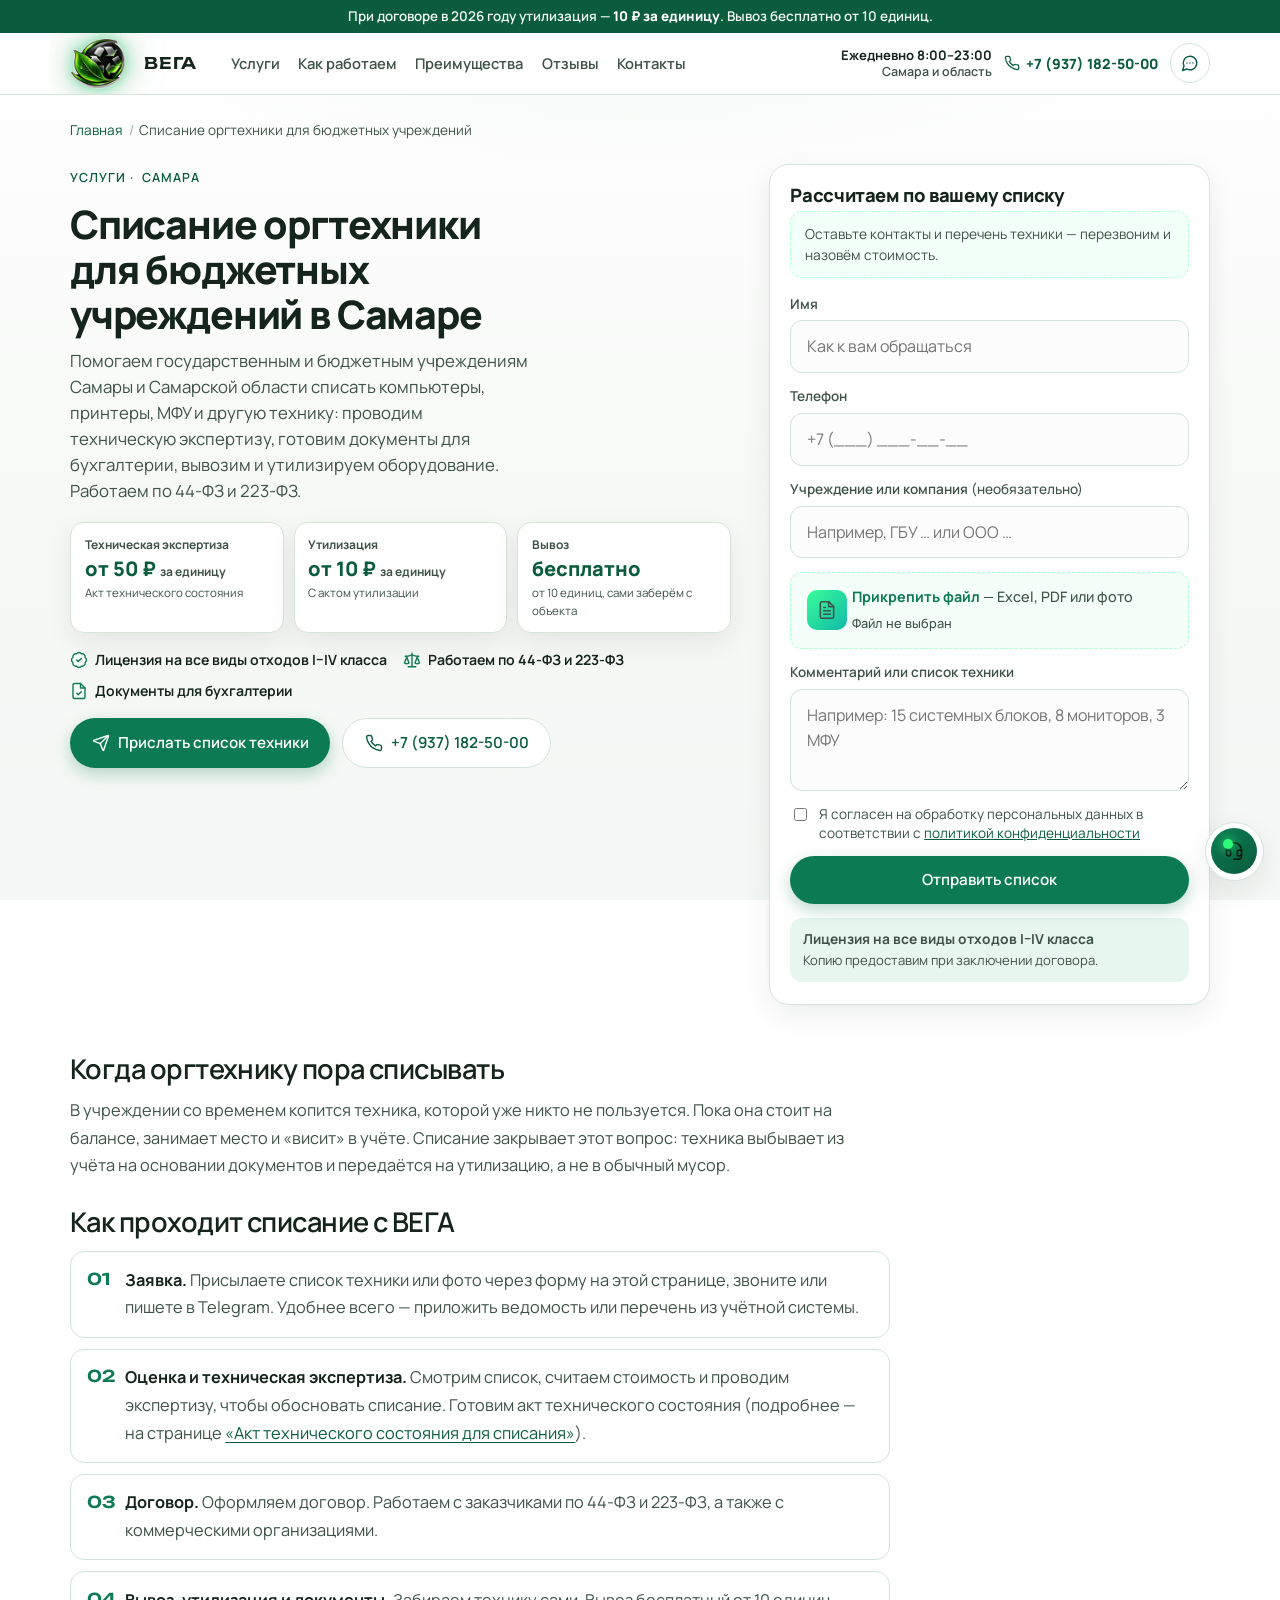
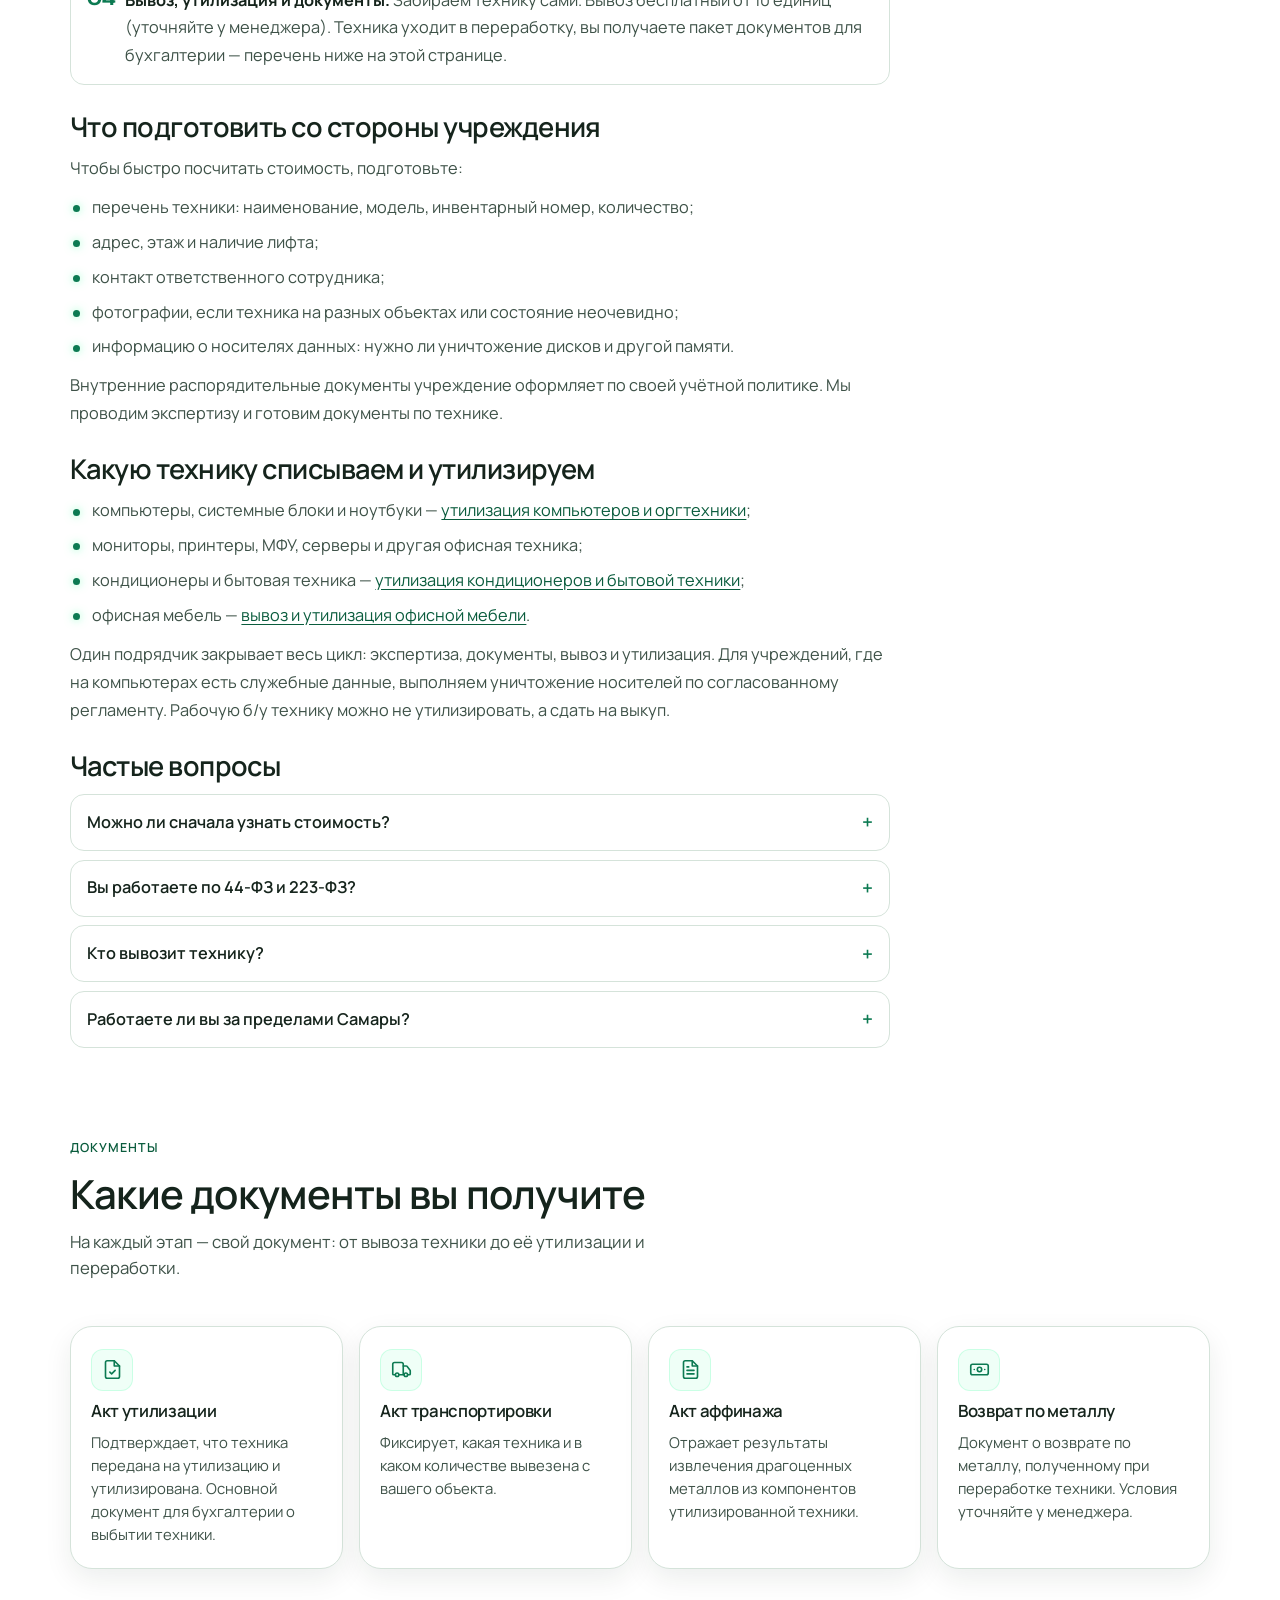
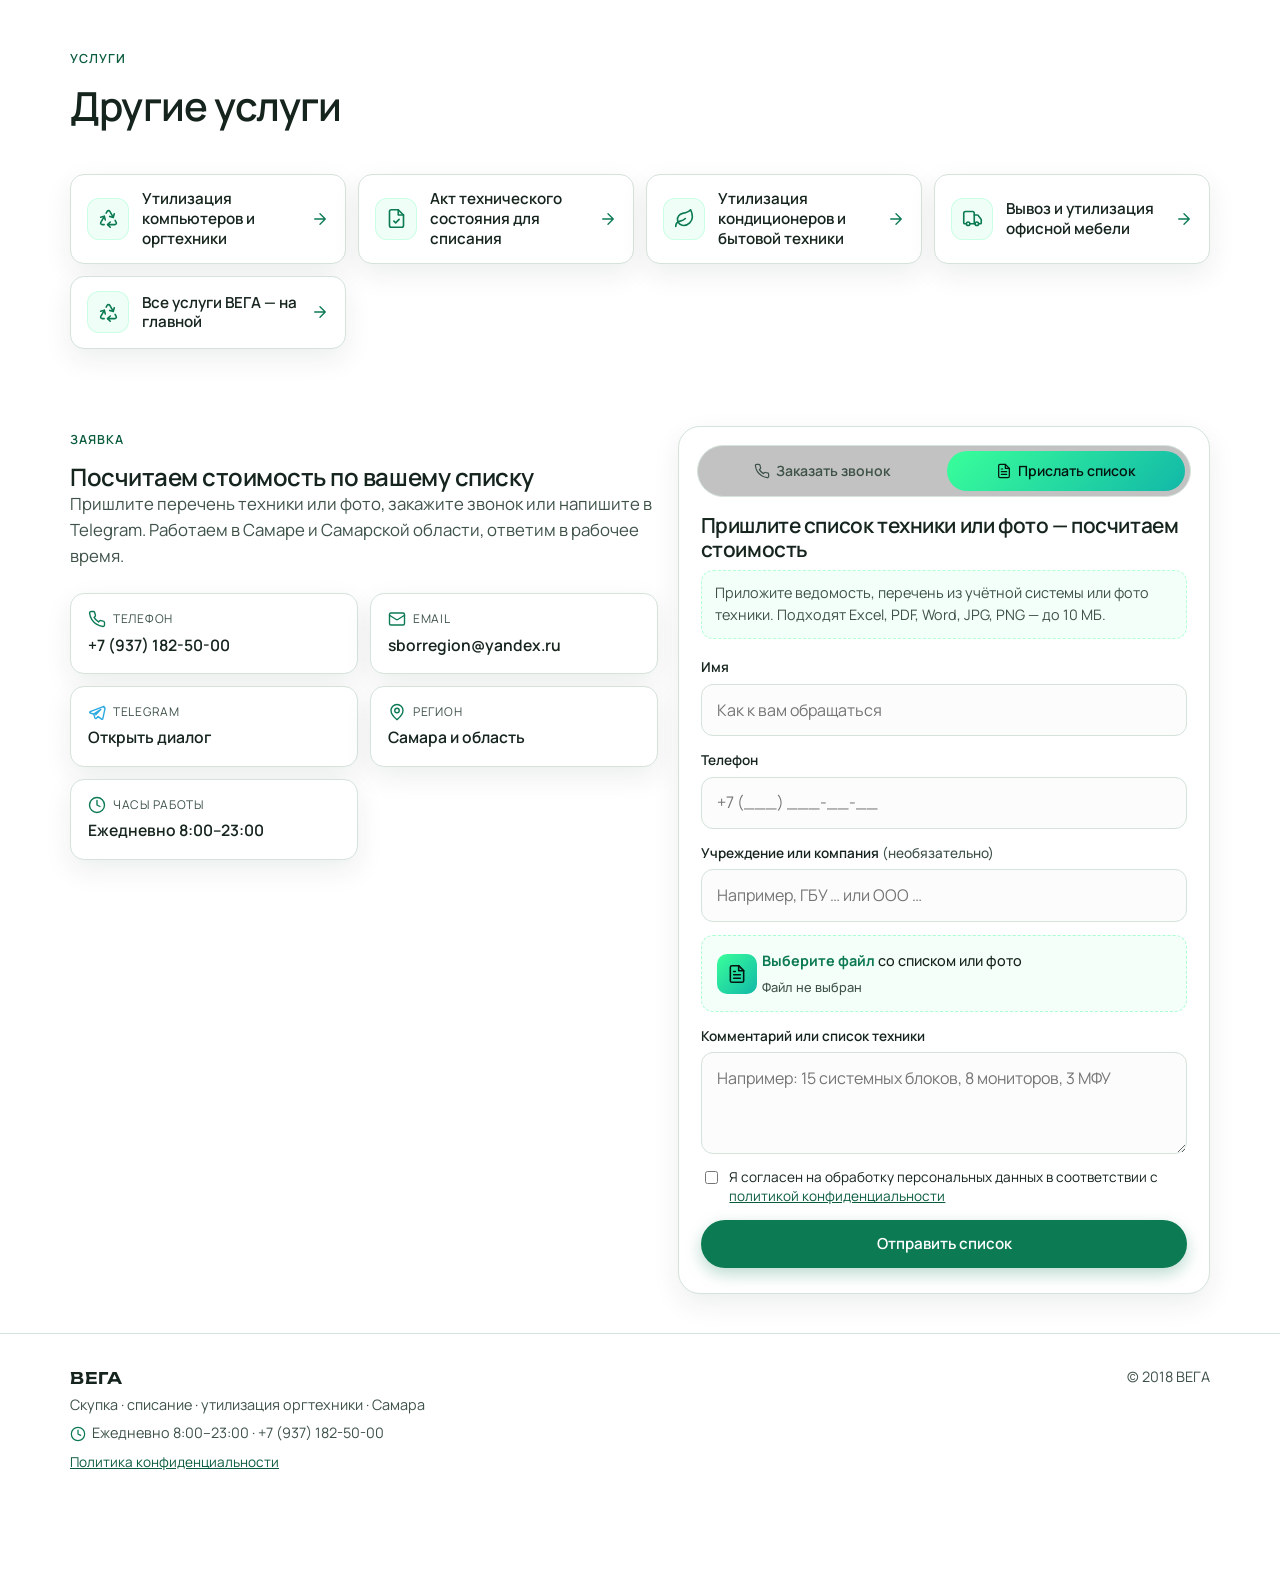
<file: spisanie-orgtehniki/index.html>
<!doctype html>
<html lang="ru">
  <head>
    <meta charset="UTF-8" />
    <link rel="icon" type="image/svg+xml" href="/favicon-v2.svg" />
    <link rel="apple-touch-icon" sizes="180x180" href="/apple-touch-icon.png" />
    <meta name="viewport" content="width=device-width, initial-scale=1.0" />
    <meta
      name="description"
      content="Списание оргтехники для бюджетных учреждений Самары по 44-ФЗ и 223-ФЗ: техническая экспертиза от 50 руб., акты для бухгалтерии, вывоз и утилизация."
    />
    <title>Списание оргтехники для бюджетных учреждений в Самаре | ВЕГА</title>
    <link rel="canonical" href="https://sbor-region.ru/spisanie-orgtehniki/" />
    <meta property="og:type" content="article" />
    <meta property="og:locale" content="ru_RU" />
    <meta property="og:site_name" content="ВЕГА" />
    <meta property="og:url" content="https://sbor-region.ru/spisanie-orgtehniki/" />
    <meta property="og:title" content="Списание оргтехники для бюджетных учреждений в Самаре | ВЕГА" />
    <meta
      property="og:description"
      content="Списание оргтехники для бюджетных учреждений Самары по 44-ФЗ и 223-ФЗ: техническая экспертиза от 50 руб., акты для бухгалтерии, вывоз и утилизация."
    />
    <meta property="og:image" content="https://sbor-region.ru/og-image.jpg" />
    <meta property="og:image:width" content="1200" />
    <meta property="og:image:height" content="630" />
    <meta property="og:image:alt" content="ВЕГА — списание и утилизация оргтехники в Самаре" />
    <meta name="twitter:card" content="summary_large_image" />
    <meta name="twitter:image" content="https://sbor-region.ru/og-image.jpg" />
    <meta name="twitter:title" content="Списание оргтехники для бюджетных учреждений в Самаре | ВЕГА" />
    <meta
      name="twitter:description"
      content="Списание оргтехники для бюджетных учреждений Самары по 44-ФЗ и 223-ФЗ: техническая экспертиза от 50 руб., акты для бухгалтерии, вывоз и утилизация."
    />

        <meta name="robots" content="index, follow, max-image-preview:large" />
    <meta name="theme-color" content="#ffffff" />
    <meta name="format-detection" content="telephone=yes" />
    <script type="application/ld+json">{"@context": "https://schema.org", "@graph": [{"@type": "Service", "@id": "https://sbor-region.ru/spisanie-orgtehniki/#service", "name": "Списание оргтехники для бюджетных учреждений", "serviceType": "Списание оргтехники для бюджетных учреждений", "description": "Списание оргтехники для бюджетных учреждений Самары по 44-ФЗ и 223-ФЗ: техническая экспертиза от 50 руб., акты для бухгалтерии, вывоз и утилизация.", "url": "https://sbor-region.ru/spisanie-orgtehniki/", "provider": {"@type": "Organization", "@id": "https://sbor-region.ru/#org", "name": "ВЕГА", "url": "https://sbor-region.ru/", "telephone": "+7 (937) 182-50-00", "email": "sborregion@yandex.ru", "openingHours": "Mo-Su 08:00-23:00"}, "areaServed": [{"@type": "City", "name": "Самара"}, {"@type": "AdministrativeArea", "name": "Самарская область"}], "offers": [{"@type": "Offer", "name": "Техническая экспертиза", "priceCurrency": "RUB", "priceSpecification": {"@type": "UnitPriceSpecification", "priceCurrency": "RUB", "unitText": "единица", "minPrice": 50}, "areaServed": ["Самара", "Самарская область"], "description": "Техническая экспертиза — от 50 руб. за единицу"}, {"@type": "Offer", "name": "Утилизация", "priceCurrency": "RUB", "priceSpecification": {"@type": "UnitPriceSpecification", "priceCurrency": "RUB", "unitText": "единица", "minPrice": 10}, "areaServed": ["Самара", "Самарская область"], "description": "Утилизация — от 10 руб. за единицу"}, {"@type": "Offer", "name": "Вывоз", "priceCurrency": "RUB", "priceSpecification": {"@type": "UnitPriceSpecification", "priceCurrency": "RUB", "unitText": "единица", "price": 0}, "areaServed": ["Самара", "Самарская область"], "eligibleQuantity": {"@type": "QuantitativeValue", "minValue": 10, "unitText": "единица"}, "description": "Вывоз — бесплатно от 10 единиц (уточняйте у менеджера)"}]}, {"@type": "BreadcrumbList", "itemListElement": [{"@type": "ListItem", "position": 1, "name": "Главная", "item": "https://sbor-region.ru/"}, {"@type": "ListItem", "position": 2, "name": "Списание оргтехники для бюджетных учреждений", "item": "https://sbor-region.ru/spisanie-orgtehniki/"}]}]}</script>
    <!-- Yandex.Metrika counter -->
    <script type="text/javascript">
      window.YM_ID = 114349653;
      (function(m,e,t,r,i,k,a){m[i]=m[i]||function(){(m[i].a=m[i].a||[]).push(arguments)};
      m[i].l=1*new Date();for (var j = 0; j < document.scripts.length; j++) {if (document.scripts[j].src === r) { return; }}
      k=e.createElement(t),a=e.getElementsByTagName(t)[0],k.async=1,k.src=r,a.parentNode.insertBefore(k,a)})
      (window, document, "script", "https://mc.yandex.ru/metrika/tag.js", "ym");
      ym(114349653, "init", {clickmap:true, trackLinks:true, accurateTrackBounce:true, webvisor:true});
    </script>
    <noscript><div><img src="https://mc.yandex.ru/watch/114349653" style="position:absolute; left:-9999px;" alt="" /></div></noscript>
    <!-- /Yandex.Metrika counter -->
    <link rel="preconnect" href="https://fonts.googleapis.com" />
    <link rel="preconnect" href="https://fonts.gstatic.com" crossorigin />
    <link rel="preload" as="style" href="https://fonts.googleapis.com/css2?family=Manrope:wght@400;500;600;700&family=Unbounded:wght@500;600;700&display=swap" />
    <link rel="stylesheet" href="https://fonts.googleapis.com/css2?family=Manrope:wght@400;500;600;700&family=Unbounded:wght@500;600;700&display=swap" media="print" onload="this.media='all'" />
    <noscript><link rel="stylesheet" href="https://fonts.googleapis.com/css2?family=Manrope:wght@400;500;600;700&family=Unbounded:wght@500;600;700&display=swap" /></noscript>
    <script type="module" crossorigin src="/assets/index-v20261119e.js"></script>
    <link rel="stylesheet" crossorigin href="/assets/index-BDVqrncC.css">
    <link rel="stylesheet" href="/assets/extra-v20261121a.css">
    <link rel="stylesheet" href="/assets/extra-v20261125e.css">
    <script type="module" src="/assets/extra-v20261125a.js"></script>
  </head>
  <body>
    <svg xmlns="http://www.w3.org/2000/svg" width="0" height="0" style="position:absolute;width:0;height:0;overflow:hidden" aria-hidden="true" focusable="false"><symbol id="i-banknote" viewBox="0 0 24 24" fill="none" stroke="currentColor" stroke-width="1.85" stroke-linecap="round" stroke-linejoin="round"><rect x="2" y="6" width="20" height="12" rx="2"/><circle cx="12" cy="12" r="2.5"/><path d="M6 12h.01M18 12h.01"/></symbol><symbol id="i-file-check" viewBox="0 0 24 24" fill="none" stroke="currentColor" stroke-width="1.85" stroke-linecap="round" stroke-linejoin="round"><path d="M14 2H6a2 2 0 0 0-2 2v16a2 2 0 0 0 2 2h12a2 2 0 0 0 2-2V8z"/><path d="M14 2v6h6"/><path d="m9 15 2 2 4-4"/></symbol><symbol id="i-file-text" viewBox="0 0 24 24" fill="none" stroke="currentColor" stroke-width="1.85" stroke-linecap="round" stroke-linejoin="round"><path d="M14 2H6a2 2 0 0 0-2 2v16a2 2 0 0 0 2 2h12a2 2 0 0 0 2-2V8z"/><path d="M14 2v6h6"/><path d="M16 13H8M16 17H8M10 9H8"/></symbol><symbol id="i-recycle" viewBox="0 0 24 24" fill="none" stroke="currentColor" stroke-width="1.85" stroke-linecap="round" stroke-linejoin="round"><path d="M7 19H4.815a1.83 1.83 0 0 1-1.57-.881 1.785 1.785 0 0 1-.004-1.784L7.196 9.5"/><path d="M11 19h8.203a1.83 1.83 0 0 0 1.556-.89 1.784 1.784 0 0 0 0-1.775l-1.226-2.12"/><path d="m14 16-3 3 3 3"/><path d="M8.293 13.596 7.196 9.5 3.1 10.598"/><path d="m9.344 5.811 1.093-1.892A1.83 1.83 0 0 1 11.985 3a1.784 1.784 0 0 1 1.546.888l3.943 6.843"/><path d="m13.378 9.633 4.096 1.098 1.097-4.096"/></symbol><symbol id="i-truck" viewBox="0 0 24 24" fill="none" stroke="currentColor" stroke-width="1.85" stroke-linecap="round" stroke-linejoin="round"><path d="M14 18V6a2 2 0 0 0-2-2H4a2 2 0 0 0-2 2v11a1 1 0 0 0 1 1h2"/><path d="M15 18H9"/><path d="M19 18h2a1 1 0 0 0 1-1v-3.65a1 1 0 0 0-.22-.624l-3.48-4.35A1 1 0 0 0 17.52 8H14"/><circle cx="17" cy="18" r="2"/><circle cx="7" cy="18" r="2"/></symbol><symbol id="i-hard-drive" viewBox="0 0 24 24" fill="none" stroke="currentColor" stroke-width="1.85" stroke-linecap="round" stroke-linejoin="round"><path d="M22 12H2"/><path d="M5.45 5.11 2 12v6a2 2 0 0 0 2 2h16a2 2 0 0 0 2-2v-6l-3.45-6.89A2 2 0 0 0 16.76 4H7.24a2 2 0 0 0-1.79 1.11z"/><path d="M6 16h.01M10 16h.01"/></symbol><symbol id="i-shield-check" viewBox="0 0 24 24" fill="none" stroke="currentColor" stroke-width="1.85" stroke-linecap="round" stroke-linejoin="round"><path d="M20 13c0 5-3.5 7.5-7.66 8.95a1 1 0 0 1-.67-.01C7.5 20.5 4 18 4 13V6a1 1 0 0 1 1-1c2 0 4.5-1.2 6.24-2.72a1.17 1.17 0 0 1 1.52 0C14.51 3.81 17 5 19 5a1 1 0 0 1 1 1z"/><path d="m9 12 2 2 4-4"/></symbol><symbol id="i-clipboard" viewBox="0 0 24 24" fill="none" stroke="currentColor" stroke-width="1.85" stroke-linecap="round" stroke-linejoin="round"><rect x="8" y="2" width="8" height="4" rx="1"/><path d="M16 4h2a2 2 0 0 1 2 2v14a2 2 0 0 1-2 2H6a2 2 0 0 1-2-2V6a2 2 0 0 1 2-2h2"/><path d="M12 11h4M12 16h4M8 11h.01M8 16h.01"/></symbol><symbol id="i-calculator" viewBox="0 0 24 24" fill="none" stroke="currentColor" stroke-width="1.85" stroke-linecap="round" stroke-linejoin="round"><rect x="4" y="2" width="16" height="20" rx="2"/><path d="M8 6h8M16 14v4M16 10h.01M12 10h.01M8 10h.01M12 14h.01M8 14h.01M12 18h.01M8 18h.01"/></symbol><symbol id="i-leaf" viewBox="0 0 24 24" fill="none" stroke="currentColor" stroke-width="1.85" stroke-linecap="round" stroke-linejoin="round"><path d="M11 20A7 7 0 0 1 9.8 6.1C15.5 5 17 4.48 19 2c1 2 2 4.18 2 8 0 5.5-4.78 10-10 10Z"/><path d="M2 21c0-3 1.85-5.36 5.08-6C9.5 14.52 12 13 13 12"/></symbol><symbol id="i-lock" viewBox="0 0 24 24" fill="none" stroke="currentColor" stroke-width="1.85" stroke-linecap="round" stroke-linejoin="round"><rect x="3" y="11" width="18" height="11" rx="2"/><path d="M7 11V7a5 5 0 0 1 10 0v4"/></symbol><symbol id="i-scale" viewBox="0 0 24 24" fill="none" stroke="currentColor" stroke-width="1.85" stroke-linecap="round" stroke-linejoin="round"><path d="m16 16 3-8 3 8c-.87.65-1.92 1-3 1s-2.13-.35-3-1Z"/><path d="m2 16 3-8 3 8c-.87.65-1.92 1-3 1s-2.13-.35-3-1Z"/><path d="M7 21h10M12 3v18M3 7h2c2 0 5-1 7-2 2 1 5 2 7 2h2"/></symbol><symbol id="i-user-check" viewBox="0 0 24 24" fill="none" stroke="currentColor" stroke-width="1.85" stroke-linecap="round" stroke-linejoin="round"><path d="M16 21v-2a4 4 0 0 0-4-4H6a4 4 0 0 0-4 4v2"/><circle cx="9" cy="7" r="4"/><path d="m16 11 2 2 4-4"/></symbol><symbol id="i-phone" viewBox="0 0 24 24" fill="none" stroke="currentColor" stroke-width="1.85" stroke-linecap="round" stroke-linejoin="round"><path d="M22 16.92v3a2 2 0 0 1-2.18 2 19.79 19.79 0 0 1-8.63-3.07 19.5 19.5 0 0 1-6-6 19.79 19.79 0 0 1-3.07-8.67A2 2 0 0 1 4.11 2h3a2 2 0 0 1 2 1.72 12.84 12.84 0 0 0 .7 2.81 2 2 0 0 1-.45 2.11L8.09 9.91a16 16 0 0 0 6 6l1.27-1.27a2 2 0 0 1 2.11-.45 12.84 12.84 0 0 0 2.81.7A2 2 0 0 1 22 16.92z"/></symbol><symbol id="i-mail" viewBox="0 0 24 24" fill="none" stroke="currentColor" stroke-width="1.85" stroke-linecap="round" stroke-linejoin="round"><rect x="2" y="4" width="20" height="16" rx="2"/><path d="m22 7-8.97 5.7a1.94 1.94 0 0 1-2.06 0L2 7"/></symbol><symbol id="i-clock" viewBox="0 0 24 24" fill="none" stroke="currentColor" stroke-width="1.85" stroke-linecap="round" stroke-linejoin="round"><circle cx="12" cy="12" r="10"/><path d="M12 6v6l4 2"/></symbol><symbol id="i-map-pin" viewBox="0 0 24 24" fill="none" stroke="currentColor" stroke-width="1.85" stroke-linecap="round" stroke-linejoin="round"><path d="M20 10c0 4.993-5.539 10.193-7.399 11.799a1 1 0 0 1-1.202 0C9.539 20.193 4 14.993 4 10a8 8 0 0 1 16 0"/><circle cx="12" cy="10" r="3"/></symbol><symbol id="i-telegram" viewBox="0 0 24 24" fill="none" stroke="currentColor" stroke-width="1.85" stroke-linecap="round" stroke-linejoin="round"><path d="M21.2 4.4 2.9 11.5c-.9.35-.85 1.6.06 1.88l4.6 1.4 1.75 5.4c.23.7 1.1.9 1.62.38l2.5-2.45 4.7 3.45c.62.46 1.5.12 1.66-.63l2.9-13.7c.18-.85-.66-1.55-1.47-1.23Z"/><path d="m7.6 14.8 9.6-6.3-6.9 7.3"/></symbol><symbol id="i-max" viewBox="0 0 24 24" fill="none" stroke="currentColor" stroke-width="1.85" stroke-linecap="round" stroke-linejoin="round"><path d="M12 21a9 9 0 1 0-8.1-5.1L3 21l5.1-.9A9 9 0 0 0 12 21Z"/><path d="M8 15V9.2l4 4 4-4V15"/></symbol><symbol id="i-message" viewBox="0 0 24 24" fill="none" stroke="currentColor" stroke-width="1.85" stroke-linecap="round" stroke-linejoin="round"><path d="M7.9 20A9 9 0 1 0 4 16.1L2 22Z"/><path d="M8 12h.01M12 12h.01M16 12h.01"/></symbol><symbol id="i-headset" viewBox="0 0 24 24" fill="none" stroke="currentColor" stroke-width="1.85" stroke-linecap="round" stroke-linejoin="round"><path d="M3 11h3a2 2 0 0 1 2 2v3a2 2 0 0 1-2 2H5a2 2 0 0 1-2-2v-5Zm0 0a9 9 0 1 1 18 0m0 0v5a2 2 0 0 1-2 2h-1a2 2 0 0 1-2-2v-3a2 2 0 0 1 2-2h3Z"/><path d="M21 16v2a4 4 0 0 1-4 4h-5"/></symbol><symbol id="i-x" viewBox="0 0 24 24" fill="none" stroke="currentColor" stroke-width="1.85" stroke-linecap="round" stroke-linejoin="round"><path d="M18 6 6 18M6 6l12 12"/></symbol><symbol id="i-pause" viewBox="0 0 24 24" fill="none" stroke="currentColor" stroke-width="1.85" stroke-linecap="round" stroke-linejoin="round"><rect x="6" y="4" width="4" height="16" rx="1"/><rect x="14" y="4" width="4" height="16" rx="1"/></symbol><symbol id="i-play" viewBox="0 0 24 24" fill="none" stroke="currentColor" stroke-width="1.85" stroke-linecap="round" stroke-linejoin="round"><path d="M6 4.5v15a1 1 0 0 0 1.5.86l12-7.5a1 1 0 0 0 0-1.72l-12-7.5A1 1 0 0 0 6 4.5Z"/></symbol><symbol id="i-badge-percent" viewBox="0 0 24 24" fill="none" stroke="currentColor" stroke-width="1.85" stroke-linecap="round" stroke-linejoin="round"><path d="M3.85 8.62a4 4 0 0 1 4.78-4.77 4 4 0 0 1 6.74 0 4 4 0 0 1 4.78 4.78 4 4 0 0 1 0 6.74 4 4 0 0 1-4.77 4.78 4 4 0 0 1-6.75 0 4 4 0 0 1-4.78-4.77 4 4 0 0 1 0-6.76Z"/><path d="m15 9-6 6M9 9h.01M15 15h.01"/></symbol><symbol id="i-check-circle" viewBox="0 0 24 24" fill="none" stroke="currentColor" stroke-width="1.85" stroke-linecap="round" stroke-linejoin="round"><circle cx="12" cy="12" r="10"/><path d="m8.5 12.5 2.5 2.5 5-5.5"/></symbol><symbol id="i-alert" viewBox="0 0 24 24" fill="none" stroke="currentColor" stroke-width="1.85" stroke-linecap="round" stroke-linejoin="round"><circle cx="12" cy="12" r="10"/><path d="M12 8v4.5M12 16h.01"/></symbol><symbol id="i-badge-check" viewBox="0 0 24 24" fill="none" stroke="currentColor" stroke-width="1.85" stroke-linecap="round" stroke-linejoin="round"><path d="M3.85 8.62a4 4 0 0 1 4.78-4.77 4 4 0 0 1 6.74 0 4 4 0 0 1 4.78 4.78 4 4 0 0 1 0 6.74 4 4 0 0 1-4.77 4.78 4 4 0 0 1-6.75 0 4 4 0 0 1-4.78-4.77 4 4 0 0 1 0-6.76Z"/><path d="m9 12 2 2 4-4"/></symbol><symbol id="i-quote" viewBox="0 0 24 24" fill="none" stroke="currentColor" stroke-width="1.85" stroke-linecap="round" stroke-linejoin="round"><path d="M3 21c3 0 7-1 7-8V5c0-1.25-.756-2.017-2-2H4c-1.25 0-2 .75-2 1.972V11c0 1.25.75 2 2 2 1 0 1 0 1 1v1c0 1-1 2-2 2s-1 .008-1 1.031V20c0 1 0 1 1 1z"/><path d="M15 21c3 0 7-1 7-8V5c0-1.25-.757-2.017-2-2h-4c-1.25 0-2 .75-2 1.972V11c0 1.25.75 2 2 2h.75c0 2.25.25 4-2.75 4v3c0 1 0 1 1 1z"/></symbol><symbol id="i-send" viewBox="0 0 24 24" fill="none" stroke="currentColor" stroke-width="1.85" stroke-linecap="round" stroke-linejoin="round"><path d="M14.54 21.69a.5.5 0 0 0 .94-.03l6.5-19a.5.5 0 0 0-.64-.64l-19 6.5a.5.5 0 0 0-.03.94l7.93 3.18a2 2 0 0 1 1.11 1.11z"/><path d="m21.85 2.15-10.94 10.94"/></symbol><symbol id="i-arrow-right" viewBox="0 0 24 24" fill="none" stroke="currentColor" stroke-width="1.85" stroke-linecap="round" stroke-linejoin="round"><path d="M5 12h14M12 5l7 7-7 7"/></symbol></svg>
    <div class="promo-bar">При договоре в 2026 году утилизация — <strong>10 ₽ за единицу</strong>. Вывоз бесплатно от 10 единиц.</div>
    <header class="site-header glass" id="top">
      <div class="container header-inner">
        <a class="logo" href="/" aria-label="ВЕГА — на главную">
          <span class="lacq lacq--sm logo-mark logo-mark--img logo-shimmer logo-mark--glow" aria-hidden="true"><img src="/assets/vega-logo-header.svg" width="56" height="51" alt="" decoding="async"/></span>
          <span class="logo-text" data-brand>ВЕГА</span>
        </a>
        <nav class="nav" aria-label="Основная навигация">
          <a href="/#services">Услуги</a>
          <a href="/#process">Как работаем</a>
          <a href="/#benefits">Преимущества</a>
          <a href="/#reviews">Отзывы</a>
          <a href="/#contacts">Контакты</a>
        </nav>
        <div class="header-actions">
          <div class="header-hours"><b>Ежедневно 8:00–23:00</b>Самара и область</div>

          <a class="header-phone" data-phone-link href="tel:+79371825000"><svg class="ic" aria-hidden="true" focusable="false"><use href="#i-phone"/></svg><span data-phone-display>+7 (937) 182-50-00</span></a>
          <button
            type="button"
            class="btn btn-ghost btn-sm"
            data-open-messenger="chooser"
            aria-label="Задать вопрос онлайн"
          >
            <svg class="ic" aria-hidden="true" focusable="false"><use href="#i-message"/></svg>Онлайн
          </button>
        </div>
        <button class="nav-toggle" type="button" aria-label="Открыть меню" aria-expanded="false">
          <span></span><span></span>
        </button>
      </div>
    </header>

    <main class="svc-page">
            <section class="hero svc-hero" id="hero">
        <div class="container">
          <nav class="crumbs" aria-label="Хлебные крошки"><ol><li><a href="/">Главная</a></li><li aria-current="page">Списание оргтехники для бюджетных учреждений</li></ol></nav>
          <div class="svc-hero-grid">
            <div class="svc-hero-copy">
              <p class="eyebrow">Услуги · <span data-city>Самара</span></p>
              <h1 class="svc-title">Списание оргтехники для бюджетных учреждений в Самаре</h1>
              <p class="hero-lead svc-lead">Помогаем государственным и бюджетным учреждениям Самары и Самарской области списать компьютеры, принтеры, МФУ и другую технику: проводим техническую экспертизу, готовим документы для бухгалтерии, вывозим и утилизируем оборудование. Работаем по 44-ФЗ и 223-ФЗ.</p>
            <div class="hero-prices" id="prices" aria-label="Стоимость работ">
              <div class="hero-price">
                <div class="lab">Техническая экспертиза</div>
                <div class="val">от 50 ₽ <span>за единицу</span></div>
                <div class="hint">Акт технического состояния</div>
              </div>
              <div class="hero-price">
                <div class="lab">Утилизация</div>
                <div class="val">от 10 ₽ <span>за единицу</span></div>
                <div class="hint">С актом утилизации</div>
              </div>
              <div class="hero-price">
                <div class="lab">Вывоз</div>
                <div class="val">бесплатно</div>
                <div class="hint">от 10 единиц, сами заберём с объекта</div>
              </div>
            </div>
            <ul class="hero-trust" aria-label="Коротко">
              <li><svg class="ic" aria-hidden="true" focusable="false"><use href="#i-badge-check"/></svg>Лицензия на все виды отходов I–IV класса</li>
              <li><svg class="ic" aria-hidden="true" focusable="false"><use href="#i-scale"/></svg>Работаем по 44-ФЗ и 223-ФЗ</li>
              <li><svg class="ic" aria-hidden="true" focusable="false"><use href="#i-file-check"/></svg>Документы для бухгалтерии</li>
            </ul>
              <div class="hero-cta">
                <a class="btn btn-primary" href="#hero-file-form"><svg class="ic" aria-hidden="true" focusable="false"><use href="#i-send"/></svg>Прислать список техники</a>
                <a class="btn btn-secondary" data-phone-link href="tel:+79371825000"><svg class="ic" aria-hidden="true" focusable="false"><use href="#i-phone"/></svg><span data-phone-display>+7 (937) 182-50-00</span></a>
              </div>
            </div>
          <aside class="hero-panel" id="hero-lead">
            <h2>Рассчитаем по вашему списку</h2>
            <p class="form-note">Оставьте контакты и перечень техники — перезвоним и назовём стоимость.</p>
            <form id="hero-file-form" class="lead-form" data-lead-kind="file" novalidate>
              <label class="hp-field" aria-hidden="true">Сайт<input type="text" name="website" tabindex="-1" autocomplete="off" /></label>
              <label><span>Имя</span><input type="text" name="name" autocomplete="name" required placeholder="Как к вам обращаться" /></label>
              <label><span>Телефон</span><input type="tel" name="phone" autocomplete="tel" required placeholder="+7 (___) ___-__-__" inputmode="tel" /></label>
              <label><span>Учреждение или компания <em>(необязательно)</em></span><input type="text" name="org" autocomplete="organization" placeholder="Например, ГБУ … или ООО …" /></label>
              <label class="file-drop">
                <input type="file" name="file" accept=".xls,.xlsx,.csv,.pdf,.doc,.docx,.jpg,.jpeg,.png,.webp,.heic,image/*" />
                <span class="file-drop-ic" aria-hidden="true"><svg class="ic" aria-hidden="true" focusable="false"><use href="#i-file-text"/></svg></span>
                <span class="file-drop-t"><b>Прикрепить файл</b> — Excel, PDF или фото</span>
                <span class="file-drop-n" data-file-name>Файл не выбран</span>
              </label>
              <label><span>Комментарий или список техники</span><textarea name="comment" rows="3" placeholder="Например: 15 системных блоков, 8 мониторов, 3 МФУ"></textarea></label>
              <label class="consent" style="display:flex;gap:.55rem;align-items:flex-start;font-size:.82rem;line-height:1.4">
                <input type="checkbox" name="consent" required style="width:auto;margin-top:.2rem;flex:none" />
                <span style="font-weight:400">Я согласен на обработку персональных данных в соответствии с <a href="/privacy.html" target="_blank" style="text-decoration:underline">политикой конфиденциальности</a></span>
              </label>
              <button type="submit" class="btn btn-primary btn-block">Отправить список</button>
              <p class="form-status" role="status" aria-live="polite" hidden></p>
            </form>
            <p class="license-text"><b>Лицензия на все виды отходов I–IV класса</b> Копию предоставим при заключении договора.</p>
          </aside>
          </div>
        </div>
      </section>


      <section class="section svc-body">
        <div class="container">
          <article class="svc-article prose">
<h2>Когда оргтехнику пора списывать</h2>
<p>В учреждении со временем копится техника, которой уже никто не пользуется. Пока она стоит на балансе, занимает место и «висит» в учёте. Списание закрывает этот вопрос: техника выбывает из учёта на основании документов и передаётся на утилизацию, а не в обычный мусор.</p>

<h2>Как проходит списание с ВЕГА</h2>
<ol class="svc-steps">
<li><b>Заявка.</b> Присылаете список техники или фото через форму на этой странице, звоните или пишете в Telegram. Удобнее всего — приложить ведомость или перечень из учётной системы.</li>
<li><b>Оценка и техническая экспертиза.</b> Смотрим список, считаем стоимость и проводим экспертизу, чтобы обосновать списание. Готовим акт технического состояния (подробнее — на странице <a href="/akt-tehnicheskogo-sostoyaniya/">«Акт технического состояния для списания»</a>).</li>
<li><b>Договор.</b> Оформляем договор. Работаем с заказчиками по 44-ФЗ и 223-ФЗ, а также с коммерческими организациями.</li>
<li><b>Вывоз, утилизация и документы.</b> Забираем технику сами. Вывоз бесплатный от 10 единиц (уточняйте у менеджера). Техника уходит в переработку, вы получаете пакет документов для бухгалтерии — перечень ниже на этой странице.</li>
</ol>

<h2>Что подготовить со стороны учреждения</h2>
<p>Чтобы быстро посчитать стоимость, подготовьте:</p>
<ul>
<li>перечень техники: наименование, модель, инвентарный номер, количество;</li>
<li>адрес, этаж и наличие лифта;</li>
<li>контакт ответственного сотрудника;</li>
<li>фотографии, если техника на разных объектах или состояние неочевидно;</li>
<li>информацию о носителях данных: нужно ли уничтожение дисков и другой памяти.</li>
</ul>
<p>Внутренние распорядительные документы учреждение оформляет по своей учётной политике. Мы проводим экспертизу и готовим документы по технике.</p>

<h2>Какую технику списываем и утилизируем</h2>
<ul>
<li>компьютеры, системные блоки и ноутбуки — <a href="/utilizaciya-kompyuterov/">утилизация компьютеров и оргтехники</a>;</li>
<li>мониторы, принтеры, МФУ, серверы и другая офисная техника;</li>
<li>кондиционеры и бытовая техника — <a href="/utilizaciya-kondicionerov-i-tehniki/">утилизация кондиционеров и бытовой техники</a>;</li>
<li>офисная мебель — <a href="/vyvoz-i-utilizaciya-mebeli/">вывоз и утилизация офисной мебели</a>.</li>
</ul>
<p>Один подрядчик закрывает весь цикл: экспертиза, документы, вывоз и утилизация. Для учреждений, где на компьютерах есть служебные данные, выполняем уничтожение носителей по согласованному регламенту. Рабочую б/у технику можно не утилизировать, а сдать на выкуп.</p>

<h2>Частые вопросы</h2>
<details><summary>Можно ли сначала узнать стоимость?</summary><p>Да. Пришлите список техники или фото через форму на этой странице — посчитаем стоимость. Техническая экспертиза — от 50 руб. за единицу, утилизация — от 10 руб. за единицу.</p></details>
<details><summary>Вы работаете по 44-ФЗ и 223-ФЗ?</summary><p>Да, работаем по 44-ФЗ и по 223-ФЗ. Детали оформления договора обсудим после оценки списка техники.</p></details>
<details><summary>Кто вывозит технику?</summary><p>Мы. Вам не нужно искать машину и грузчиков. Вывоз бесплатный от 10 единиц — точные условия уточняйте у менеджера.</p></details>
<details><summary>Работаете ли вы за пределами Самары?</summary><p>Да, работаем с учреждениями в Самаре и Самарской области.</p></details>
          </article>
        </div>
      </section>

      <section class="section section-alt" id="documents">
        <div class="container">
          <div class="section-head">
            <p class="eyebrow">Документы</p>
            <h2>Какие документы вы получите</h2>
            <p class="section-lead">На каждый этап — свой документ: от вывоза техники до её утилизации и переработки.</p>
          </div>
          <div class="docs-grid"><article class="glass doc-card" data-reveal><span class="doc-ic" aria-hidden="true"><svg class="ic" aria-hidden="true" focusable="false"><use href="#i-file-check"/></svg></span><h3>Акт утилизации</h3><p>Подтверждает, что техника передана на утилизацию и утилизирована. Основной документ для бухгалтерии о выбытии техники.</p></article><article class="glass doc-card" data-reveal><span class="doc-ic" aria-hidden="true"><svg class="ic" aria-hidden="true" focusable="false"><use href="#i-truck"/></svg></span><h3>Акт транспортировки</h3><p>Фиксирует, какая техника и в каком количестве вывезена с вашего объекта.</p></article><article class="glass doc-card" data-reveal><span class="doc-ic" aria-hidden="true"><svg class="ic" aria-hidden="true" focusable="false"><use href="#i-file-text"/></svg></span><h3>Акт аффинажа</h3><p>Отражает результаты извлечения драгоценных металлов из компонентов утилизированной техники.</p></article><article class="glass doc-card" data-reveal><span class="doc-ic" aria-hidden="true"><svg class="ic" aria-hidden="true" focusable="false"><use href="#i-banknote"/></svg></span><h3>Возврат по металлу</h3><p>Документ о возврате по металлу, полученному при переработке техники. Условия уточняйте у менеджера.</p></article></div>
        </div>
      </section>

      <section class="section section-alt" id="related">
        <div class="container">
          <div class="section-head"><p class="eyebrow">Услуги</p><h2>Другие услуги</h2></div>
          <ul class="svc-links-grid"><li><a class="glass svc-link" href="/utilizaciya-kompyuterov/"><span class="doc-ic" aria-hidden="true"><svg class="ic" aria-hidden="true" focusable="false"><use href="#i-recycle"/></svg></span><span class="svc-link-t">Утилизация компьютеров и оргтехники</span><span class="svc-link-arr" aria-hidden="true"><svg class="ic" aria-hidden="true" focusable="false"><use href="#i-arrow-right"/></svg></span></a></li><li><a class="glass svc-link" href="/akt-tehnicheskogo-sostoyaniya/"><span class="doc-ic" aria-hidden="true"><svg class="ic" aria-hidden="true" focusable="false"><use href="#i-file-check"/></svg></span><span class="svc-link-t">Акт технического состояния для списания</span><span class="svc-link-arr" aria-hidden="true"><svg class="ic" aria-hidden="true" focusable="false"><use href="#i-arrow-right"/></svg></span></a></li><li><a class="glass svc-link" href="/utilizaciya-kondicionerov-i-tehniki/"><span class="doc-ic" aria-hidden="true"><svg class="ic" aria-hidden="true" focusable="false"><use href="#i-leaf"/></svg></span><span class="svc-link-t">Утилизация кондиционеров и бытовой техники</span><span class="svc-link-arr" aria-hidden="true"><svg class="ic" aria-hidden="true" focusable="false"><use href="#i-arrow-right"/></svg></span></a></li><li><a class="glass svc-link" href="/vyvoz-i-utilizaciya-mebeli/"><span class="doc-ic" aria-hidden="true"><svg class="ic" aria-hidden="true" focusable="false"><use href="#i-truck"/></svg></span><span class="svc-link-t">Вывоз и утилизация офисной мебели</span><span class="svc-link-arr" aria-hidden="true"><svg class="ic" aria-hidden="true" focusable="false"><use href="#i-arrow-right"/></svg></span></a></li><li><a class="glass svc-link" href="/"><span class="doc-ic" aria-hidden="true"><svg class="ic" aria-hidden="true" focusable="false"><use href="#i-recycle"/></svg></span><span class="svc-link-t">Все услуги ВЕГА — на главной</span><span class="svc-link-arr" aria-hidden="true"><svg class="ic" aria-hidden="true" focusable="false"><use href="#i-arrow-right"/></svg></span></a></li></ul>
        </div>
      </section>

      <section class="section" id="contacts">
        <div class="container contacts-grid">
          <div class="contacts-copy" data-reveal>
            <p class="eyebrow">Заявка</p>
            <h2>Посчитаем стоимость по вашему списку</h2>
            <p class="section-lead">Пришлите перечень техники или фото, закажите звонок или напишите в Telegram. Работаем в Самаре и Самарской области, ответим в рабочее время.</p>
            <div class="contact-channels">
              <a class="glass channel-btn" data-phone-link href="tel:+79371825000"><span class="channel-label"><svg class="ic" aria-hidden="true" focusable="false"><use href="#i-phone"/></svg>Телефон</span><span class="channel-value" data-phone-display>+7 (937) 182-50-00</span></a>
              <a class="glass channel-btn" data-email-link href="mailto:sborregion@yandex.ru"><span class="channel-label"><svg class="ic" aria-hidden="true" focusable="false"><use href="#i-mail"/></svg>Email</span><span class="channel-value" data-email-display>sborregion@yandex.ru</span></a>
              <a class="glass channel-btn channel-btn--tg" href="https://t.me/Sbor163" target="_blank" rel="noopener noreferrer" data-messenger="telegram"><span class="channel-label"><svg class="ic" aria-hidden="true" focusable="false"><use href="#i-telegram"/></svg>Telegram</span><span class="channel-value">Открыть диалог</span></a>
              <div class="glass channel-btn channel-btn--static"><span class="channel-label"><svg class="ic" aria-hidden="true" focusable="false"><use href="#i-map-pin"/></svg>Регион</span><span class="channel-value">Самара и область</span></div>
              <div class="glass channel-btn channel-btn--static channel-btn--hours"><span class="channel-label"><svg class="ic" aria-hidden="true" focusable="false"><use href="#i-clock"/></svg>Часы работы</span><span class="channel-value">Ежедневно 8:00–23:00</span></div>
            </div>
          </div>
          <div class="glass form-card lead-card" id="callback" data-reveal>
            <div class="lead-tabs" role="tablist" aria-label="Способ заявки" data-lead-tabs>
              <button type="button" role="tab" class="lead-tab" id="tab-call" data-tab="call" aria-controls="panel-call" aria-selected="false" tabindex="-1"><svg class="ic" aria-hidden="true" focusable="false"><use href="#i-phone"/></svg>Заказать звонок</button>
              <button type="button" role="tab" class="lead-tab is-active" id="tab-file" data-tab="file" aria-controls="panel-file" aria-selected="true"><svg class="ic" aria-hidden="true" focusable="false"><use href="#i-file-text"/></svg>Прислать список</button>
            </div>
            <div class="lead-panel" role="tabpanel" id="panel-call" aria-labelledby="tab-call" hidden>


            <h3>Заказать звонок</h3>
            <p class="form-note">
              Оставьте номер — перезвоним в рабочее время. Быстрее всего — позвонить:
              <a data-phone-link href="tel:+79371825000"><strong data-phone-display style="white-space:nowrap">+7 (937) 182-50-00</strong></a>
            </p>
            <form id="callback-form" class="lead-form" novalidate>
              <label class="hp-field" aria-hidden="true">Сайт<input type="text" name="website" tabindex="-1" autocomplete="off" /></label>
              <label>
                <span>Имя</span>
                <input type="text" name="name" autocomplete="name" required placeholder="Как к вам обращаться" />
              </label>
              <label>
                <span>Телефон</span>
                <input
                  type="tel"
                  name="phone"
                  autocomplete="tel"
                  required
                  placeholder="+7 (___) ___-__-__"
                  inputmode="tel"
                />
              </label>
              <label>
                <span>Удобное время <em>(необязательно)</em></span>
                <input type="text" name="time" placeholder="Например, сегодня после 15:00" />
              </label>
              <label>
                <span>Комментарий</span>
                <textarea name="comment" rows="3" placeholder="Что нужно вывезти или списать?"></textarea>
              </label>
              <label class="consent" style="display:flex;gap:.55rem;align-items:flex-start;font-size:.82rem;line-height:1.4">
                <input type="checkbox" name="consent" required style="width:auto;margin-top:.2rem;flex:none" />
                <span style="font-weight:400">Я согласен на обработку персональных данных в соответствии с <a href="/privacy.html" target="_blank" style="text-decoration:underline">политикой конфиденциальности</a></span>
              </label>
              <button type="submit" class="btn btn-primary btn-block">Перезвоните мне</button>
              <p class="form-status" id="form-status" role="status" aria-live="polite" hidden></p>
            </form>
            </div>
            <div class="lead-panel" role="tabpanel" id="panel-file" aria-labelledby="tab-file">
            <h3>Пришлите список техники или фото — посчитаем стоимость</h3>
            <p class="form-note">Приложите ведомость, перечень из учётной системы или фото техники. Подходят Excel, PDF, Word, JPG, PNG — до 10 МБ.</p>
            <form id="file-form" class="lead-form" novalidate>
              <label class="hp-field" aria-hidden="true">Сайт<input type="text" name="website" tabindex="-1" autocomplete="off" /></label>
              <label><span>Имя</span><input type="text" name="name" autocomplete="name" required placeholder="Как к вам обращаться" /></label>
              <label><span>Телефон</span><input type="tel" name="phone" autocomplete="tel" required placeholder="+7 (___) ___-__-__" inputmode="tel" /></label>
              <label><span>Учреждение или компания <em>(необязательно)</em></span><input type="text" name="org" autocomplete="organization" placeholder="Например, ГБУ … или ООО …" /></label>
              <label class="file-drop">
                <input type="file" name="file" accept=".xls,.xlsx,.csv,.pdf,.doc,.docx,.jpg,.jpeg,.png,.webp,.heic,image/*" />
                <span class="file-drop-ic" aria-hidden="true"><svg class="ic" aria-hidden="true" focusable="false"><use href="#i-file-text"/></svg></span>
                <span class="file-drop-t"><b>Выберите файл</b> со списком или фото</span>
                <span class="file-drop-n" data-file-name>Файл не выбран</span>
              </label>
              <label><span>Комментарий или список техники</span><textarea name="comment" rows="3" placeholder="Например: 15 системных блоков, 8 мониторов, 3 МФУ"></textarea></label>
              <label class="consent" style="display:flex;gap:.55rem;align-items:flex-start;font-size:.82rem;line-height:1.4">
                <input type="checkbox" name="consent" required style="width:auto;margin-top:.2rem;flex:none" />
                <span style="font-weight:400">Я согласен на обработку персональных данных в соответствии с <a href="/privacy.html" target="_blank" style="text-decoration:underline">политикой конфиденциальности</a></span>
              </label>
              <button type="submit" class="btn btn-primary btn-block">Отправить список</button>
              <p class="form-status" role="status" aria-live="polite" hidden></p>
            </form>
            </div>
          </div>
        </div>
      </section>
    </main>

    <footer class="site-footer">
      <div class="container footer-inner">
        <div>
          <strong class="logo-text" data-brand>ВЕГА</strong>
          <p>Скупка · списание · утилизация оргтехники · <span data-city>Самара</span></p>
          <p class="footer-hours"><svg class="ic" aria-hidden="true" focusable="false"><use href="#i-clock"/></svg>Ежедневно 8:00–23:00 · <a href="tel:+79371825000">+7 (937) 182-50-00</a></p>
          <!-- TODO[REPLACE]: юр. реквизиты (ИНН, ОГРН, адрес) — не выдумывать -->
          <p class="legal-line" id="legal-line" hidden></p>
          <p class="legal-line"><a href="/privacy.html" style="text-decoration:underline">Политика конфиденциальности</a></p>
        </div>
        <p class="footer-note">
          © <span id="year">2018</span> <span data-brand>ВЕГА</span>
        </p>
      </div>
    </footer>

    
    <div class="mob-bar" aria-label="Быстрые действия">
      <a class="btn btn-ghost" data-phone-link href="tel:+79371825000">Позвонить</a>
      <a class="btn btn-primary" href="#hero-file-form">Оставить заявку</a>
    </div>

    <div class="chat-dock" id="chat-dock">
      <button
        type="button"
        class="chat-fab is-online"
        id="chat-fab"
        aria-label="Задать вопрос онлайн — менеджер онлайн"
        data-open-messenger="chooser"
      >
        <span class="chat-pulse" aria-hidden="true"></span>
        <span class="chat-online-dot" aria-hidden="true"></span>
        <span class="chat-fab-body">
          <span class="chat-fab-title">Задать вопрос онлайн</span>
          <span class="chat-fab-status">менеджер онлайн</span>
        </span>
        <span class="chat-avatar" aria-hidden="true"><svg class="ic" aria-hidden="true" focusable="false"><use href="#i-headset"/></svg></span>
      </button>
    </div>

    <div class="modal" id="messenger-modal" hidden>
      <div class="modal-backdrop" data-close-modal></div>
      <div class="glass modal-panel" role="dialog" aria-modal="true" aria-labelledby="messenger-title">
        <button type="button" class="modal-close" data-close-modal aria-label="Закрыть"><svg class="ic" aria-hidden="true" focusable="false"><use href="#i-x"/></svg></button>
        <h3 id="messenger-title">Как связаться?</h3>
        <p>Выберите удобный способ — откроется сразу.</p>
        <div class="modal-actions modal-actions--stack" id="modal-fallback-actions">
          <a class="btn btn-primary" data-phone-link href="tel:+79371825000"><svg class="ic" aria-hidden="true" focusable="false"><use href="#i-phone"/></svg>Позвонить</a>
          <a class="btn btn-secondary" data-email-link href="mailto:sborregion@yandex.ru"><svg class="ic" aria-hidden="true" focusable="false"><use href="#i-mail"/></svg>Написать на email</a>
          <a
            id="modal-max"
            class="btn btn-max"
            href="https://max.ru/u/f9LHodD0cOJhTyeif9vHuZFb9ZZM55hiYiT4rAvGvWeXcsyK72ipQbrWw3I"
            target="_blank"
            rel="noopener noreferrer"
          >
            <img class="ic ic-max" src="/assets/max-icon.svg" alt="" width="18" height="18" decoding="async"/>Max
          </a>
          <a
            id="modal-tg"
            class="btn btn-tg"
            href="https://t.me/Sbor163"
            target="_blank"
            rel="noopener noreferrer"
          >
            <svg class="ic" aria-hidden="true" focusable="false"><use href="#i-telegram"/></svg>Telegram
          </a>
        </div>
      </div>
    </div>

  </body>
</html>
</file>
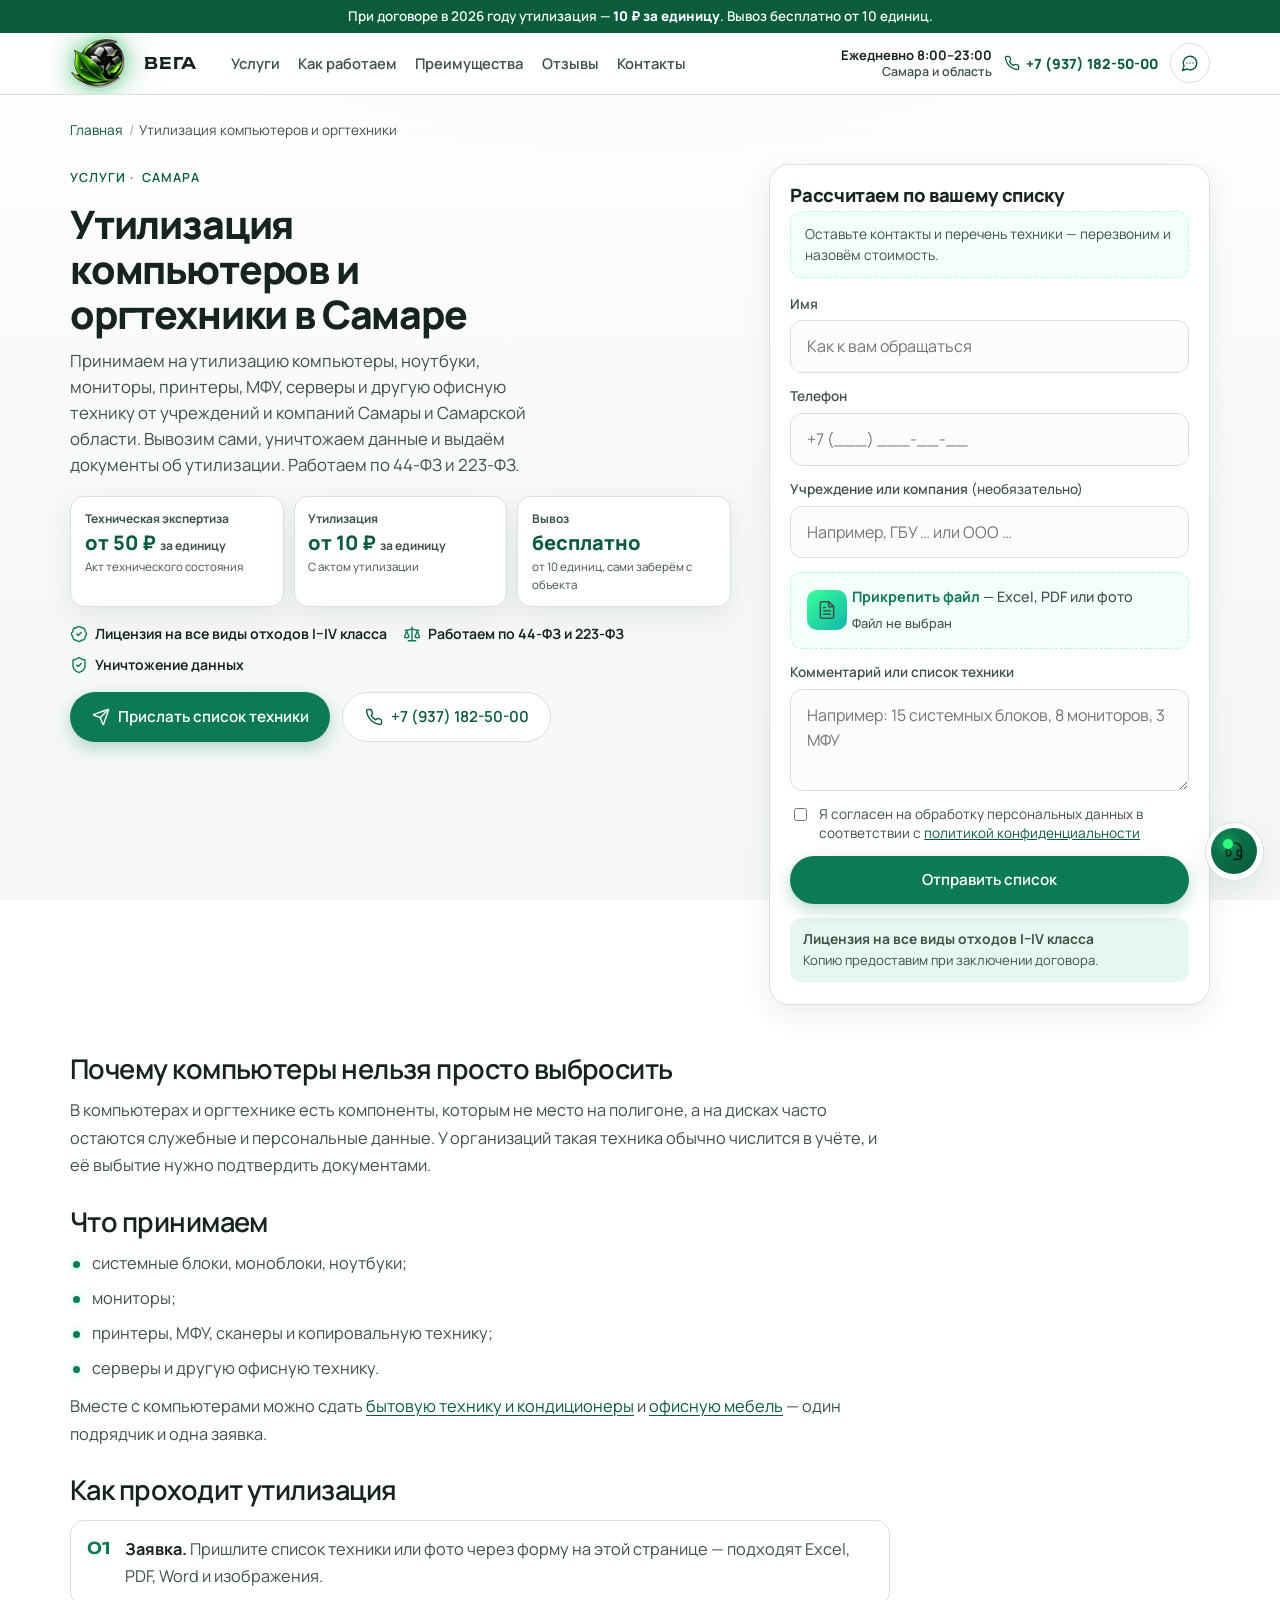
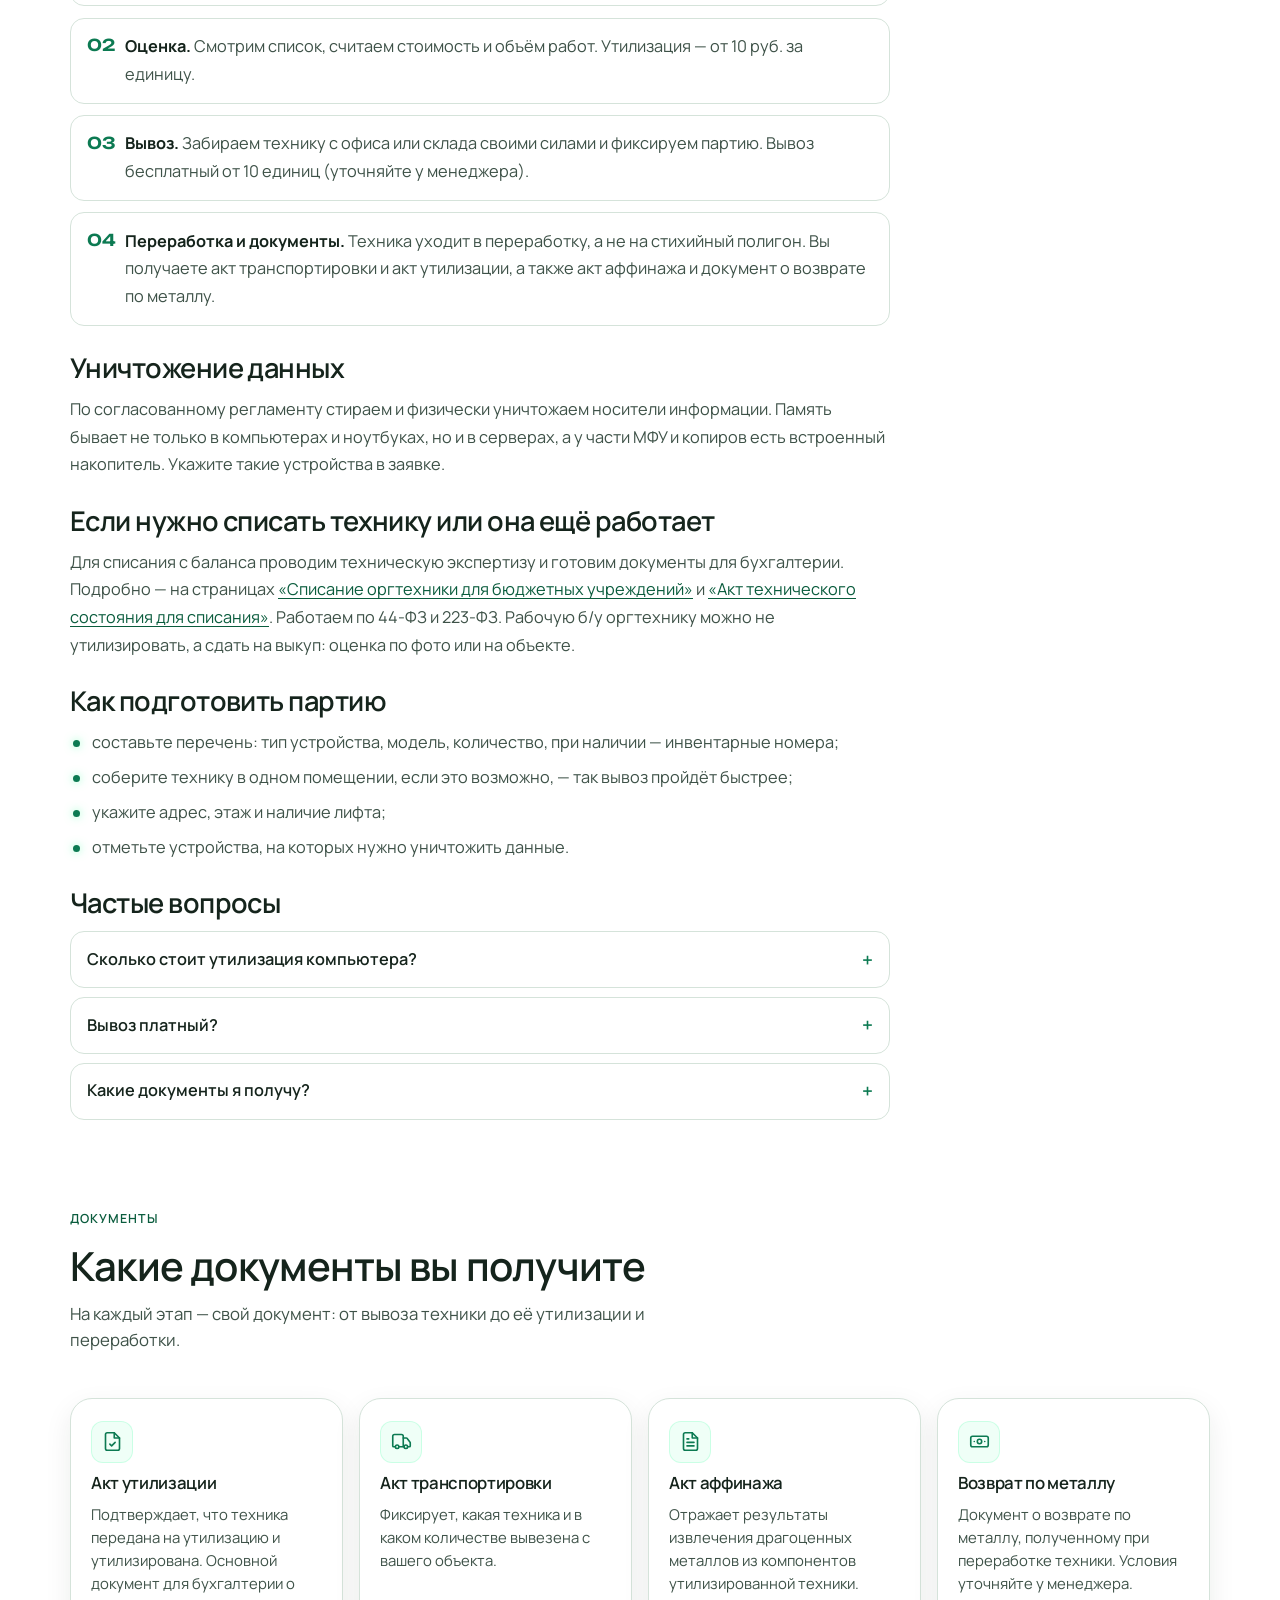
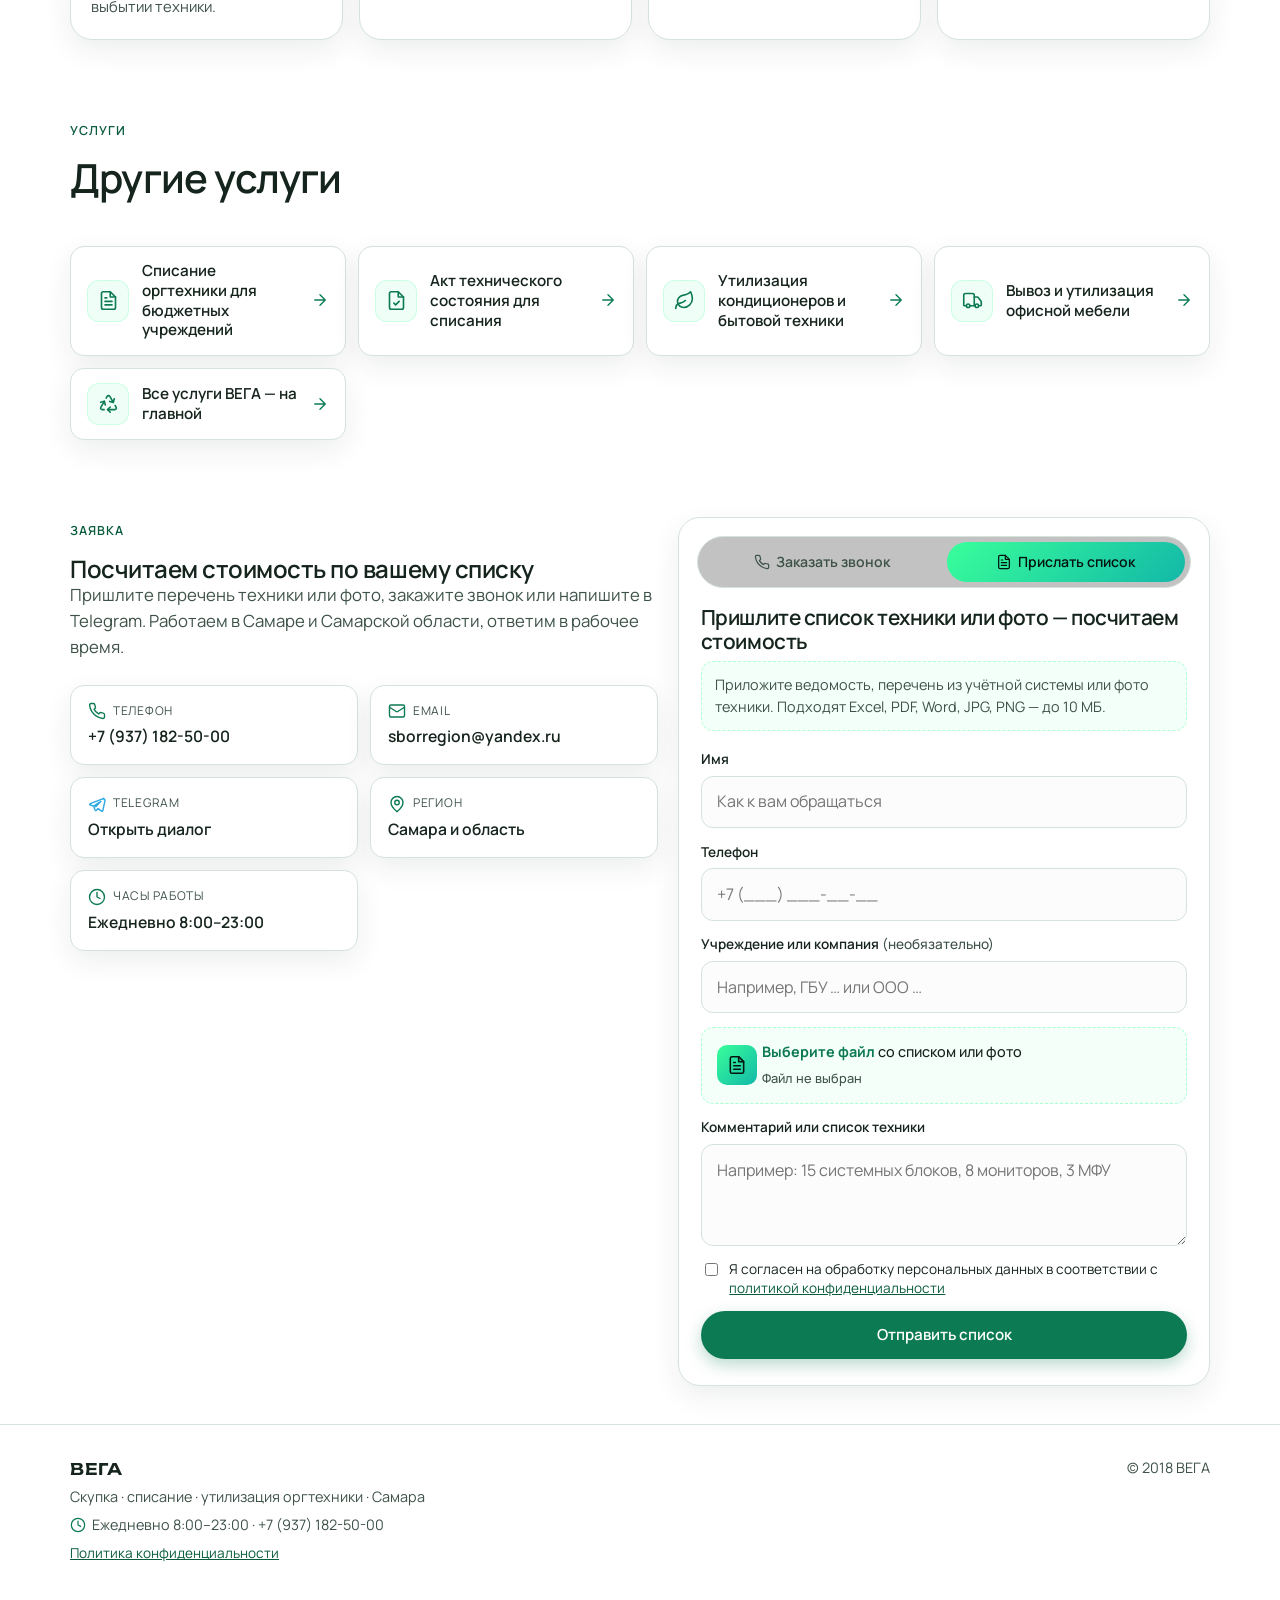
<file: utilizaciya-kompyuterov/index.html>
<!doctype html>
<html lang="ru">
  <head>
    <meta charset="UTF-8" />
    <link rel="icon" type="image/svg+xml" href="/favicon-v2.svg" />
    <link rel="apple-touch-icon" sizes="180x180" href="/apple-touch-icon.png" />
    <meta name="viewport" content="width=device-width, initial-scale=1.0" />
    <meta
      name="description"
      content="Утилизация компьютеров, ноутбуков, мониторов, принтеров и МФУ в Самаре: от 10 руб. за единицу, бесплатный вывоз от 10 единиц, акт утилизации."
    />
    <title>Утилизация компьютеров и оргтехники в Самаре | ВЕГА</title>
    <link rel="canonical" href="https://sbor-region.ru/utilizaciya-kompyuterov/" />
    <meta property="og:type" content="article" />
    <meta property="og:locale" content="ru_RU" />
    <meta property="og:site_name" content="ВЕГА" />
    <meta property="og:url" content="https://sbor-region.ru/utilizaciya-kompyuterov/" />
    <meta property="og:title" content="Утилизация компьютеров и оргтехники в Самаре | ВЕГА" />
    <meta
      property="og:description"
      content="Утилизация компьютеров, ноутбуков, мониторов, принтеров и МФУ в Самаре: от 10 руб. за единицу, бесплатный вывоз от 10 единиц, акт утилизации."
    />
    <meta property="og:image" content="https://sbor-region.ru/og-image.jpg" />
    <meta property="og:image:width" content="1200" />
    <meta property="og:image:height" content="630" />
    <meta property="og:image:alt" content="ВЕГА — списание и утилизация оргтехники в Самаре" />
    <meta name="twitter:card" content="summary_large_image" />
    <meta name="twitter:image" content="https://sbor-region.ru/og-image.jpg" />
    <meta name="twitter:title" content="Утилизация компьютеров и оргтехники в Самаре | ВЕГА" />
    <meta
      name="twitter:description"
      content="Утилизация компьютеров, ноутбуков, мониторов, принтеров и МФУ в Самаре: от 10 руб. за единицу, бесплатный вывоз от 10 единиц, акт утилизации."
    />

        <meta name="robots" content="index, follow, max-image-preview:large" />
    <meta name="theme-color" content="#ffffff" />
    <meta name="format-detection" content="telephone=yes" />
    <script type="application/ld+json">{"@context": "https://schema.org", "@graph": [{"@type": "Service", "@id": "https://sbor-region.ru/utilizaciya-kompyuterov/#service", "name": "Утилизация компьютеров и оргтехники", "serviceType": "Утилизация компьютеров и оргтехники", "description": "Утилизация компьютеров, ноутбуков, мониторов, принтеров и МФУ в Самаре: от 10 руб. за единицу, бесплатный вывоз от 10 единиц, акт утилизации.", "url": "https://sbor-region.ru/utilizaciya-kompyuterov/", "provider": {"@type": "Organization", "@id": "https://sbor-region.ru/#org", "name": "ВЕГА", "url": "https://sbor-region.ru/", "telephone": "+7 (937) 182-50-00", "email": "sborregion@yandex.ru", "openingHours": "Mo-Su 08:00-23:00"}, "areaServed": [{"@type": "City", "name": "Самара"}, {"@type": "AdministrativeArea", "name": "Самарская область"}], "offers": [{"@type": "Offer", "name": "Утилизация", "priceCurrency": "RUB", "priceSpecification": {"@type": "UnitPriceSpecification", "priceCurrency": "RUB", "unitText": "единица", "minPrice": 10}, "areaServed": ["Самара", "Самарская область"], "description": "Утилизация — от 10 руб. за единицу"}, {"@type": "Offer", "name": "Вывоз", "priceCurrency": "RUB", "priceSpecification": {"@type": "UnitPriceSpecification", "priceCurrency": "RUB", "unitText": "единица", "price": 0}, "areaServed": ["Самара", "Самарская область"], "eligibleQuantity": {"@type": "QuantitativeValue", "minValue": 10, "unitText": "единица"}, "description": "Вывоз — бесплатно от 10 единиц (уточняйте у менеджера)"}]}, {"@type": "BreadcrumbList", "itemListElement": [{"@type": "ListItem", "position": 1, "name": "Главная", "item": "https://sbor-region.ru/"}, {"@type": "ListItem", "position": 2, "name": "Утилизация компьютеров и оргтехники", "item": "https://sbor-region.ru/utilizaciya-kompyuterov/"}]}]}</script>
    <!-- Yandex.Metrika counter -->
    <script type="text/javascript">
      window.YM_ID = 114349653;
      (function(m,e,t,r,i,k,a){m[i]=m[i]||function(){(m[i].a=m[i].a||[]).push(arguments)};
      m[i].l=1*new Date();for (var j = 0; j < document.scripts.length; j++) {if (document.scripts[j].src === r) { return; }}
      k=e.createElement(t),a=e.getElementsByTagName(t)[0],k.async=1,k.src=r,a.parentNode.insertBefore(k,a)})
      (window, document, "script", "https://mc.yandex.ru/metrika/tag.js", "ym");
      ym(114349653, "init", {clickmap:true, trackLinks:true, accurateTrackBounce:true, webvisor:true});
    </script>
    <noscript><div><img src="https://mc.yandex.ru/watch/114349653" style="position:absolute; left:-9999px;" alt="" /></div></noscript>
    <!-- /Yandex.Metrika counter -->
    <link rel="preconnect" href="https://fonts.googleapis.com" />
    <link rel="preconnect" href="https://fonts.gstatic.com" crossorigin />
    <link rel="preload" as="style" href="https://fonts.googleapis.com/css2?family=Manrope:wght@400;500;600;700&family=Unbounded:wght@500;600;700&display=swap" />
    <link rel="stylesheet" href="https://fonts.googleapis.com/css2?family=Manrope:wght@400;500;600;700&family=Unbounded:wght@500;600;700&display=swap" media="print" onload="this.media='all'" />
    <noscript><link rel="stylesheet" href="https://fonts.googleapis.com/css2?family=Manrope:wght@400;500;600;700&family=Unbounded:wght@500;600;700&display=swap" /></noscript>
    <script type="module" crossorigin src="/assets/index-v20261119e.js"></script>
    <link rel="stylesheet" crossorigin href="/assets/index-BDVqrncC.css">
    <link rel="stylesheet" href="/assets/extra-v20261121a.css">
    <link rel="stylesheet" href="/assets/extra-v20261125e.css">
    <script type="module" src="/assets/extra-v20261125a.js"></script>
  </head>
  <body>
    <svg xmlns="http://www.w3.org/2000/svg" width="0" height="0" style="position:absolute;width:0;height:0;overflow:hidden" aria-hidden="true" focusable="false"><symbol id="i-banknote" viewBox="0 0 24 24" fill="none" stroke="currentColor" stroke-width="1.85" stroke-linecap="round" stroke-linejoin="round"><rect x="2" y="6" width="20" height="12" rx="2"/><circle cx="12" cy="12" r="2.5"/><path d="M6 12h.01M18 12h.01"/></symbol><symbol id="i-file-check" viewBox="0 0 24 24" fill="none" stroke="currentColor" stroke-width="1.85" stroke-linecap="round" stroke-linejoin="round"><path d="M14 2H6a2 2 0 0 0-2 2v16a2 2 0 0 0 2 2h12a2 2 0 0 0 2-2V8z"/><path d="M14 2v6h6"/><path d="m9 15 2 2 4-4"/></symbol><symbol id="i-file-text" viewBox="0 0 24 24" fill="none" stroke="currentColor" stroke-width="1.85" stroke-linecap="round" stroke-linejoin="round"><path d="M14 2H6a2 2 0 0 0-2 2v16a2 2 0 0 0 2 2h12a2 2 0 0 0 2-2V8z"/><path d="M14 2v6h6"/><path d="M16 13H8M16 17H8M10 9H8"/></symbol><symbol id="i-recycle" viewBox="0 0 24 24" fill="none" stroke="currentColor" stroke-width="1.85" stroke-linecap="round" stroke-linejoin="round"><path d="M7 19H4.815a1.83 1.83 0 0 1-1.57-.881 1.785 1.785 0 0 1-.004-1.784L7.196 9.5"/><path d="M11 19h8.203a1.83 1.83 0 0 0 1.556-.89 1.784 1.784 0 0 0 0-1.775l-1.226-2.12"/><path d="m14 16-3 3 3 3"/><path d="M8.293 13.596 7.196 9.5 3.1 10.598"/><path d="m9.344 5.811 1.093-1.892A1.83 1.83 0 0 1 11.985 3a1.784 1.784 0 0 1 1.546.888l3.943 6.843"/><path d="m13.378 9.633 4.096 1.098 1.097-4.096"/></symbol><symbol id="i-truck" viewBox="0 0 24 24" fill="none" stroke="currentColor" stroke-width="1.85" stroke-linecap="round" stroke-linejoin="round"><path d="M14 18V6a2 2 0 0 0-2-2H4a2 2 0 0 0-2 2v11a1 1 0 0 0 1 1h2"/><path d="M15 18H9"/><path d="M19 18h2a1 1 0 0 0 1-1v-3.65a1 1 0 0 0-.22-.624l-3.48-4.35A1 1 0 0 0 17.52 8H14"/><circle cx="17" cy="18" r="2"/><circle cx="7" cy="18" r="2"/></symbol><symbol id="i-hard-drive" viewBox="0 0 24 24" fill="none" stroke="currentColor" stroke-width="1.85" stroke-linecap="round" stroke-linejoin="round"><path d="M22 12H2"/><path d="M5.45 5.11 2 12v6a2 2 0 0 0 2 2h16a2 2 0 0 0 2-2v-6l-3.45-6.89A2 2 0 0 0 16.76 4H7.24a2 2 0 0 0-1.79 1.11z"/><path d="M6 16h.01M10 16h.01"/></symbol><symbol id="i-shield-check" viewBox="0 0 24 24" fill="none" stroke="currentColor" stroke-width="1.85" stroke-linecap="round" stroke-linejoin="round"><path d="M20 13c0 5-3.5 7.5-7.66 8.95a1 1 0 0 1-.67-.01C7.5 20.5 4 18 4 13V6a1 1 0 0 1 1-1c2 0 4.5-1.2 6.24-2.72a1.17 1.17 0 0 1 1.52 0C14.51 3.81 17 5 19 5a1 1 0 0 1 1 1z"/><path d="m9 12 2 2 4-4"/></symbol><symbol id="i-clipboard" viewBox="0 0 24 24" fill="none" stroke="currentColor" stroke-width="1.85" stroke-linecap="round" stroke-linejoin="round"><rect x="8" y="2" width="8" height="4" rx="1"/><path d="M16 4h2a2 2 0 0 1 2 2v14a2 2 0 0 1-2 2H6a2 2 0 0 1-2-2V6a2 2 0 0 1 2-2h2"/><path d="M12 11h4M12 16h4M8 11h.01M8 16h.01"/></symbol><symbol id="i-calculator" viewBox="0 0 24 24" fill="none" stroke="currentColor" stroke-width="1.85" stroke-linecap="round" stroke-linejoin="round"><rect x="4" y="2" width="16" height="20" rx="2"/><path d="M8 6h8M16 14v4M16 10h.01M12 10h.01M8 10h.01M12 14h.01M8 14h.01M12 18h.01M8 18h.01"/></symbol><symbol id="i-leaf" viewBox="0 0 24 24" fill="none" stroke="currentColor" stroke-width="1.85" stroke-linecap="round" stroke-linejoin="round"><path d="M11 20A7 7 0 0 1 9.8 6.1C15.5 5 17 4.48 19 2c1 2 2 4.18 2 8 0 5.5-4.78 10-10 10Z"/><path d="M2 21c0-3 1.85-5.36 5.08-6C9.5 14.52 12 13 13 12"/></symbol><symbol id="i-lock" viewBox="0 0 24 24" fill="none" stroke="currentColor" stroke-width="1.85" stroke-linecap="round" stroke-linejoin="round"><rect x="3" y="11" width="18" height="11" rx="2"/><path d="M7 11V7a5 5 0 0 1 10 0v4"/></symbol><symbol id="i-scale" viewBox="0 0 24 24" fill="none" stroke="currentColor" stroke-width="1.85" stroke-linecap="round" stroke-linejoin="round"><path d="m16 16 3-8 3 8c-.87.65-1.92 1-3 1s-2.13-.35-3-1Z"/><path d="m2 16 3-8 3 8c-.87.65-1.92 1-3 1s-2.13-.35-3-1Z"/><path d="M7 21h10M12 3v18M3 7h2c2 0 5-1 7-2 2 1 5 2 7 2h2"/></symbol><symbol id="i-user-check" viewBox="0 0 24 24" fill="none" stroke="currentColor" stroke-width="1.85" stroke-linecap="round" stroke-linejoin="round"><path d="M16 21v-2a4 4 0 0 0-4-4H6a4 4 0 0 0-4 4v2"/><circle cx="9" cy="7" r="4"/><path d="m16 11 2 2 4-4"/></symbol><symbol id="i-phone" viewBox="0 0 24 24" fill="none" stroke="currentColor" stroke-width="1.85" stroke-linecap="round" stroke-linejoin="round"><path d="M22 16.92v3a2 2 0 0 1-2.18 2 19.79 19.79 0 0 1-8.63-3.07 19.5 19.5 0 0 1-6-6 19.79 19.79 0 0 1-3.07-8.67A2 2 0 0 1 4.11 2h3a2 2 0 0 1 2 1.72 12.84 12.84 0 0 0 .7 2.81 2 2 0 0 1-.45 2.11L8.09 9.91a16 16 0 0 0 6 6l1.27-1.27a2 2 0 0 1 2.11-.45 12.84 12.84 0 0 0 2.81.7A2 2 0 0 1 22 16.92z"/></symbol><symbol id="i-mail" viewBox="0 0 24 24" fill="none" stroke="currentColor" stroke-width="1.85" stroke-linecap="round" stroke-linejoin="round"><rect x="2" y="4" width="20" height="16" rx="2"/><path d="m22 7-8.97 5.7a1.94 1.94 0 0 1-2.06 0L2 7"/></symbol><symbol id="i-clock" viewBox="0 0 24 24" fill="none" stroke="currentColor" stroke-width="1.85" stroke-linecap="round" stroke-linejoin="round"><circle cx="12" cy="12" r="10"/><path d="M12 6v6l4 2"/></symbol><symbol id="i-map-pin" viewBox="0 0 24 24" fill="none" stroke="currentColor" stroke-width="1.85" stroke-linecap="round" stroke-linejoin="round"><path d="M20 10c0 4.993-5.539 10.193-7.399 11.799a1 1 0 0 1-1.202 0C9.539 20.193 4 14.993 4 10a8 8 0 0 1 16 0"/><circle cx="12" cy="10" r="3"/></symbol><symbol id="i-telegram" viewBox="0 0 24 24" fill="none" stroke="currentColor" stroke-width="1.85" stroke-linecap="round" stroke-linejoin="round"><path d="M21.2 4.4 2.9 11.5c-.9.35-.85 1.6.06 1.88l4.6 1.4 1.75 5.4c.23.7 1.1.9 1.62.38l2.5-2.45 4.7 3.45c.62.46 1.5.12 1.66-.63l2.9-13.7c.18-.85-.66-1.55-1.47-1.23Z"/><path d="m7.6 14.8 9.6-6.3-6.9 7.3"/></symbol><symbol id="i-max" viewBox="0 0 24 24" fill="none" stroke="currentColor" stroke-width="1.85" stroke-linecap="round" stroke-linejoin="round"><path d="M12 21a9 9 0 1 0-8.1-5.1L3 21l5.1-.9A9 9 0 0 0 12 21Z"/><path d="M8 15V9.2l4 4 4-4V15"/></symbol><symbol id="i-message" viewBox="0 0 24 24" fill="none" stroke="currentColor" stroke-width="1.85" stroke-linecap="round" stroke-linejoin="round"><path d="M7.9 20A9 9 0 1 0 4 16.1L2 22Z"/><path d="M8 12h.01M12 12h.01M16 12h.01"/></symbol><symbol id="i-headset" viewBox="0 0 24 24" fill="none" stroke="currentColor" stroke-width="1.85" stroke-linecap="round" stroke-linejoin="round"><path d="M3 11h3a2 2 0 0 1 2 2v3a2 2 0 0 1-2 2H5a2 2 0 0 1-2-2v-5Zm0 0a9 9 0 1 1 18 0m0 0v5a2 2 0 0 1-2 2h-1a2 2 0 0 1-2-2v-3a2 2 0 0 1 2-2h3Z"/><path d="M21 16v2a4 4 0 0 1-4 4h-5"/></symbol><symbol id="i-x" viewBox="0 0 24 24" fill="none" stroke="currentColor" stroke-width="1.85" stroke-linecap="round" stroke-linejoin="round"><path d="M18 6 6 18M6 6l12 12"/></symbol><symbol id="i-pause" viewBox="0 0 24 24" fill="none" stroke="currentColor" stroke-width="1.85" stroke-linecap="round" stroke-linejoin="round"><rect x="6" y="4" width="4" height="16" rx="1"/><rect x="14" y="4" width="4" height="16" rx="1"/></symbol><symbol id="i-play" viewBox="0 0 24 24" fill="none" stroke="currentColor" stroke-width="1.85" stroke-linecap="round" stroke-linejoin="round"><path d="M6 4.5v15a1 1 0 0 0 1.5.86l12-7.5a1 1 0 0 0 0-1.72l-12-7.5A1 1 0 0 0 6 4.5Z"/></symbol><symbol id="i-badge-percent" viewBox="0 0 24 24" fill="none" stroke="currentColor" stroke-width="1.85" stroke-linecap="round" stroke-linejoin="round"><path d="M3.85 8.62a4 4 0 0 1 4.78-4.77 4 4 0 0 1 6.74 0 4 4 0 0 1 4.78 4.78 4 4 0 0 1 0 6.74 4 4 0 0 1-4.77 4.78 4 4 0 0 1-6.75 0 4 4 0 0 1-4.78-4.77 4 4 0 0 1 0-6.76Z"/><path d="m15 9-6 6M9 9h.01M15 15h.01"/></symbol><symbol id="i-check-circle" viewBox="0 0 24 24" fill="none" stroke="currentColor" stroke-width="1.85" stroke-linecap="round" stroke-linejoin="round"><circle cx="12" cy="12" r="10"/><path d="m8.5 12.5 2.5 2.5 5-5.5"/></symbol><symbol id="i-alert" viewBox="0 0 24 24" fill="none" stroke="currentColor" stroke-width="1.85" stroke-linecap="round" stroke-linejoin="round"><circle cx="12" cy="12" r="10"/><path d="M12 8v4.5M12 16h.01"/></symbol><symbol id="i-badge-check" viewBox="0 0 24 24" fill="none" stroke="currentColor" stroke-width="1.85" stroke-linecap="round" stroke-linejoin="round"><path d="M3.85 8.62a4 4 0 0 1 4.78-4.77 4 4 0 0 1 6.74 0 4 4 0 0 1 4.78 4.78 4 4 0 0 1 0 6.74 4 4 0 0 1-4.77 4.78 4 4 0 0 1-6.75 0 4 4 0 0 1-4.78-4.77 4 4 0 0 1 0-6.76Z"/><path d="m9 12 2 2 4-4"/></symbol><symbol id="i-quote" viewBox="0 0 24 24" fill="none" stroke="currentColor" stroke-width="1.85" stroke-linecap="round" stroke-linejoin="round"><path d="M3 21c3 0 7-1 7-8V5c0-1.25-.756-2.017-2-2H4c-1.25 0-2 .75-2 1.972V11c0 1.25.75 2 2 2 1 0 1 0 1 1v1c0 1-1 2-2 2s-1 .008-1 1.031V20c0 1 0 1 1 1z"/><path d="M15 21c3 0 7-1 7-8V5c0-1.25-.757-2.017-2-2h-4c-1.25 0-2 .75-2 1.972V11c0 1.25.75 2 2 2h.75c0 2.25.25 4-2.75 4v3c0 1 0 1 1 1z"/></symbol><symbol id="i-send" viewBox="0 0 24 24" fill="none" stroke="currentColor" stroke-width="1.85" stroke-linecap="round" stroke-linejoin="round"><path d="M14.54 21.69a.5.5 0 0 0 .94-.03l6.5-19a.5.5 0 0 0-.64-.64l-19 6.5a.5.5 0 0 0-.03.94l7.93 3.18a2 2 0 0 1 1.11 1.11z"/><path d="m21.85 2.15-10.94 10.94"/></symbol><symbol id="i-arrow-right" viewBox="0 0 24 24" fill="none" stroke="currentColor" stroke-width="1.85" stroke-linecap="round" stroke-linejoin="round"><path d="M5 12h14M12 5l7 7-7 7"/></symbol></svg>
    
    <div class="bg-stage" aria-hidden="true">
      <div class="bg-orb bg-orb--a"></div>
      <div class="bg-orb bg-orb--b"></div>
      <div class="bg-orb bg-orb--c"></div>
      <div class="bg-noise"></div>
    </div>

        <div class="promo-bar">При договоре в 2026 году утилизация — <strong>10 ₽ за единицу</strong>. Вывоз бесплатно от 10 единиц.</div>
    <header class="site-header glass" id="top">
      <div class="container header-inner">
        <a class="logo" href="/" aria-label="ВЕГА — на главную">
          <span class="lacq lacq--sm logo-mark logo-mark--img logo-shimmer logo-mark--glow" aria-hidden="true"><img src="/assets/vega-logo-header.svg" width="56" height="51" alt="" decoding="async"/></span>
          <span class="logo-text" data-brand>ВЕГА</span>
        </a>
        <nav class="nav" aria-label="Основная навигация">
          <a href="/#services">Услуги</a>
          <a href="/#process">Как работаем</a>
          <a href="/#benefits">Преимущества</a>
          <a href="/#reviews">Отзывы</a>
          <a href="/#contacts">Контакты</a>
        </nav>
        <div class="header-actions">
          <div class="header-hours"><b>Ежедневно 8:00–23:00</b>Самара и область</div>

          <a class="header-phone" data-phone-link href="tel:+79371825000"><svg class="ic" aria-hidden="true" focusable="false"><use href="#i-phone"/></svg><span data-phone-display>+7 (937) 182-50-00</span></a>
          <button
            type="button"
            class="btn btn-ghost btn-sm"
            data-open-messenger="chooser"
            aria-label="Задать вопрос онлайн"
          >
            <svg class="ic" aria-hidden="true" focusable="false"><use href="#i-message"/></svg>Онлайн
          </button>
        </div>
        <button class="nav-toggle" type="button" aria-label="Открыть меню" aria-expanded="false">
          <span></span><span></span>
        </button>
      </div>
    </header>

    <main class="svc-page">
      <section class="hero svc-hero" id="hero">
        <div class="container">
          <nav class="crumbs" aria-label="Хлебные крошки"><ol><li><a href="/">Главная</a></li><li aria-current="page">Утилизация компьютеров и оргтехники</li></ol></nav>
          <div class="svc-hero-grid">
            <div class="svc-hero-copy">
              <p class="eyebrow">Услуги · <span data-city>Самара</span></p>
              <h1 class="svc-title">Утилизация компьютеров и оргтехники в Самаре</h1>
              <p class="hero-lead svc-lead">Принимаем на утилизацию компьютеры, ноутбуки, мониторы, принтеры, МФУ, серверы и другую офисную технику от учреждений и компаний Самары и Самарской области. Вывозим сами, уничтожаем данные и выдаём документы об утилизации. Работаем по 44-ФЗ и 223-ФЗ.</p>
            <div class="hero-prices" id="prices" aria-label="Стоимость работ">
              <div class="hero-price">
                <div class="lab">Техническая экспертиза</div>
                <div class="val">от 50 ₽ <span>за единицу</span></div>
                <div class="hint">Акт технического состояния</div>
              </div>
              <div class="hero-price">
                <div class="lab">Утилизация</div>
                <div class="val">от 10 ₽ <span>за единицу</span></div>
                <div class="hint">С актом утилизации</div>
              </div>
              <div class="hero-price">
                <div class="lab">Вывоз</div>
                <div class="val">бесплатно</div>
                <div class="hint">от 10 единиц, сами заберём с объекта</div>
              </div>
            </div>
            <ul class="hero-trust" aria-label="Коротко">
              <li><svg class="ic" aria-hidden="true" focusable="false"><use href="#i-badge-check"/></svg>Лицензия на все виды отходов I–IV класса</li>
              <li><svg class="ic" aria-hidden="true" focusable="false"><use href="#i-scale"/></svg>Работаем по 44-ФЗ и 223-ФЗ</li>
              <li><svg class="ic" aria-hidden="true" focusable="false"><use href="#i-shield-check"/></svg>Уничтожение данных</li>
            </ul>
              <div class="hero-cta">
                <a class="btn btn-primary" href="#hero-file-form"><svg class="ic" aria-hidden="true" focusable="false"><use href="#i-send"/></svg>Прислать список техники</a>
                <a class="btn btn-secondary" data-phone-link href="tel:+79371825000"><svg class="ic" aria-hidden="true" focusable="false"><use href="#i-phone"/></svg><span data-phone-display>+7 (937) 182-50-00</span></a>
              </div>
            </div>
          <aside class="hero-panel" id="hero-lead">
            <h2>Рассчитаем по вашему списку</h2>
            <p class="form-note">Оставьте контакты и перечень техники — перезвоним и назовём стоимость.</p>
            <form id="hero-file-form" class="lead-form" data-lead-kind="file" novalidate>
              <label class="hp-field" aria-hidden="true">Сайт<input type="text" name="website" tabindex="-1" autocomplete="off" /></label>
              <label><span>Имя</span><input type="text" name="name" autocomplete="name" required placeholder="Как к вам обращаться" /></label>
              <label><span>Телефон</span><input type="tel" name="phone" autocomplete="tel" required placeholder="+7 (___) ___-__-__" inputmode="tel" /></label>
              <label><span>Учреждение или компания <em>(необязательно)</em></span><input type="text" name="org" autocomplete="organization" placeholder="Например, ГБУ … или ООО …" /></label>
              <label class="file-drop">
                <input type="file" name="file" accept=".xls,.xlsx,.csv,.pdf,.doc,.docx,.jpg,.jpeg,.png,.webp,.heic,image/*" />
                <span class="file-drop-ic" aria-hidden="true"><svg class="ic" aria-hidden="true" focusable="false"><use href="#i-file-text"/></svg></span>
                <span class="file-drop-t"><b>Прикрепить файл</b> — Excel, PDF или фото</span>
                <span class="file-drop-n" data-file-name>Файл не выбран</span>
              </label>
              <label><span>Комментарий или список техники</span><textarea name="comment" rows="3" placeholder="Например: 15 системных блоков, 8 мониторов, 3 МФУ"></textarea></label>
              <label class="consent" style="display:flex;gap:.55rem;align-items:flex-start;font-size:.82rem;line-height:1.4">
                <input type="checkbox" name="consent" required style="width:auto;margin-top:.2rem;flex:none" />
                <span style="font-weight:400">Я согласен на обработку персональных данных в соответствии с <a href="/privacy.html" target="_blank" style="text-decoration:underline">политикой конфиденциальности</a></span>
              </label>
              <button type="submit" class="btn btn-primary btn-block">Отправить список</button>
              <p class="form-status" role="status" aria-live="polite" hidden></p>
            </form>
            <p class="license-text"><b>Лицензия на все виды отходов I–IV класса</b> Копию предоставим при заключении договора.</p>
          </aside>
          </div>
        </div>
      </section>


      <section class="section svc-body">
        <div class="container">
          <article class="svc-article prose">
<h2>Почему компьютеры нельзя просто выбросить</h2>
<p>В компьютерах и оргтехнике есть компоненты, которым не место на полигоне, а на дисках часто остаются служебные и персональные данные. У организаций такая техника обычно числится в учёте, и её выбытие нужно подтвердить документами.</p>

<h2>Что принимаем</h2>
<ul>
<li>системные блоки, моноблоки, ноутбуки;</li>
<li>мониторы;</li>
<li>принтеры, МФУ, сканеры и копировальную технику;</li>
<li>серверы и другую офисную технику.</li>
</ul>
<p>Вместе с компьютерами можно сдать <a href="/utilizaciya-kondicionerov-i-tehniki/">бытовую технику и кондиционеры</a> и <a href="/vyvoz-i-utilizaciya-mebeli/">офисную мебель</a> — один подрядчик и одна заявка.</p>

<h2>Как проходит утилизация</h2>
<ol class="svc-steps">
<li><b>Заявка.</b> Пришлите список техники или фото через форму на этой странице — подходят Excel, PDF, Word и изображения.</li>
<li><b>Оценка.</b> Смотрим список, считаем стоимость и объём работ. Утилизация — от 10 руб. за единицу.</li>
<li><b>Вывоз.</b> Забираем технику с офиса или склада своими силами и фиксируем партию. Вывоз бесплатный от 10 единиц (уточняйте у менеджера).</li>
<li><b>Переработка и документы.</b> Техника уходит в переработку, а не на стихийный полигон. Вы получаете акт транспортировки и акт утилизации, а также акт аффинажа и документ о возврате по металлу.</li>
</ol>

<h2>Уничтожение данных</h2>
<p>По согласованному регламенту стираем и физически уничтожаем носители информации. Память бывает не только в компьютерах и ноутбуках, но и в серверах, а у части МФУ и копиров есть встроенный накопитель. Укажите такие устройства в заявке.</p>

<h2>Если нужно списать технику или она ещё работает</h2>
<p>Для списания с баланса проводим техническую экспертизу и готовим документы для бухгалтерии. Подробно — на страницах <a href="/spisanie-orgtehniki/">«Списание оргтехники для бюджетных учреждений»</a> и <a href="/akt-tehnicheskogo-sostoyaniya/">«Акт технического состояния для списания»</a>. Работаем по 44-ФЗ и 223-ФЗ. Рабочую б/у оргтехнику можно не утилизировать, а сдать на выкуп: оценка по фото или на объекте.</p>

<h2>Как подготовить партию</h2>
<ul>
<li>составьте перечень: тип устройства, модель, количество, при наличии — инвентарные номера;</li>
<li>соберите технику в одном помещении, если это возможно, — так вывоз пройдёт быстрее;</li>
<li>укажите адрес, этаж и наличие лифта;</li>
<li>отметьте устройства, на которых нужно уничтожить данные.</li>
</ul>

<h2>Частые вопросы</h2>
<details><summary>Сколько стоит утилизация компьютера?</summary><p>Утилизация — от 10 руб. за единицу. Точную стоимость посчитаем по вашему списку. Всем организациям, заключившим договор в 2026 году, утилизация — 10 руб. за единицу.</p></details>
<details><summary>Вывоз платный?</summary><p>Вывоз бесплатный от 10 единиц. Условия для небольших партий уточняйте у менеджера.</p></details>
<details><summary>Какие документы я получу?</summary><p>Акт утилизации, акт транспортировки, акт аффинажа и документ о возврате по металлу. Их назначение — в блоке «Какие документы вы получите» на этой странице.</p></details>
          </article>
        </div>
      </section>

      <section class="section section-alt" id="documents">
        <div class="container">
          <div class="section-head">
            <p class="eyebrow">Документы</p>
            <h2>Какие документы вы получите</h2>
            <p class="section-lead">На каждый этап — свой документ: от вывоза техники до её утилизации и переработки.</p>
          </div>
          <div class="docs-grid"><article class="glass doc-card" data-reveal><span class="doc-ic" aria-hidden="true"><svg class="ic" aria-hidden="true" focusable="false"><use href="#i-file-check"/></svg></span><h3>Акт утилизации</h3><p>Подтверждает, что техника передана на утилизацию и утилизирована. Основной документ для бухгалтерии о выбытии техники.</p></article><article class="glass doc-card" data-reveal><span class="doc-ic" aria-hidden="true"><svg class="ic" aria-hidden="true" focusable="false"><use href="#i-truck"/></svg></span><h3>Акт транспортировки</h3><p>Фиксирует, какая техника и в каком количестве вывезена с вашего объекта.</p></article><article class="glass doc-card" data-reveal><span class="doc-ic" aria-hidden="true"><svg class="ic" aria-hidden="true" focusable="false"><use href="#i-file-text"/></svg></span><h3>Акт аффинажа</h3><p>Отражает результаты извлечения драгоценных металлов из компонентов утилизированной техники.</p></article><article class="glass doc-card" data-reveal><span class="doc-ic" aria-hidden="true"><svg class="ic" aria-hidden="true" focusable="false"><use href="#i-banknote"/></svg></span><h3>Возврат по металлу</h3><p>Документ о возврате по металлу, полученному при переработке техники. Условия уточняйте у менеджера.</p></article></div>
        </div>
      </section>

      <section class="section section-alt" id="related">
        <div class="container">
          <div class="section-head"><p class="eyebrow">Услуги</p><h2>Другие услуги</h2></div>
          <ul class="svc-links-grid"><li><a class="glass svc-link" href="/spisanie-orgtehniki/"><span class="doc-ic" aria-hidden="true"><svg class="ic" aria-hidden="true" focusable="false"><use href="#i-file-text"/></svg></span><span class="svc-link-t">Списание оргтехники для бюджетных учреждений</span><span class="svc-link-arr" aria-hidden="true"><svg class="ic" aria-hidden="true" focusable="false"><use href="#i-arrow-right"/></svg></span></a></li><li><a class="glass svc-link" href="/akt-tehnicheskogo-sostoyaniya/"><span class="doc-ic" aria-hidden="true"><svg class="ic" aria-hidden="true" focusable="false"><use href="#i-file-check"/></svg></span><span class="svc-link-t">Акт технического состояния для списания</span><span class="svc-link-arr" aria-hidden="true"><svg class="ic" aria-hidden="true" focusable="false"><use href="#i-arrow-right"/></svg></span></a></li><li><a class="glass svc-link" href="/utilizaciya-kondicionerov-i-tehniki/"><span class="doc-ic" aria-hidden="true"><svg class="ic" aria-hidden="true" focusable="false"><use href="#i-leaf"/></svg></span><span class="svc-link-t">Утилизация кондиционеров и бытовой техники</span><span class="svc-link-arr" aria-hidden="true"><svg class="ic" aria-hidden="true" focusable="false"><use href="#i-arrow-right"/></svg></span></a></li><li><a class="glass svc-link" href="/vyvoz-i-utilizaciya-mebeli/"><span class="doc-ic" aria-hidden="true"><svg class="ic" aria-hidden="true" focusable="false"><use href="#i-truck"/></svg></span><span class="svc-link-t">Вывоз и утилизация офисной мебели</span><span class="svc-link-arr" aria-hidden="true"><svg class="ic" aria-hidden="true" focusable="false"><use href="#i-arrow-right"/></svg></span></a></li><li><a class="glass svc-link" href="/"><span class="doc-ic" aria-hidden="true"><svg class="ic" aria-hidden="true" focusable="false"><use href="#i-recycle"/></svg></span><span class="svc-link-t">Все услуги ВЕГА — на главной</span><span class="svc-link-arr" aria-hidden="true"><svg class="ic" aria-hidden="true" focusable="false"><use href="#i-arrow-right"/></svg></span></a></li></ul>
        </div>
      </section>

      <section class="section" id="contacts">
        <div class="container contacts-grid">
          <div class="contacts-copy" data-reveal>
            <p class="eyebrow">Заявка</p>
            <h2>Посчитаем стоимость по вашему списку</h2>
            <p class="section-lead">Пришлите перечень техники или фото, закажите звонок или напишите в Telegram. Работаем в Самаре и Самарской области, ответим в рабочее время.</p>
            <div class="contact-channels">
              <a class="glass channel-btn" data-phone-link href="tel:+79371825000"><span class="channel-label"><svg class="ic" aria-hidden="true" focusable="false"><use href="#i-phone"/></svg>Телефон</span><span class="channel-value" data-phone-display>+7 (937) 182-50-00</span></a>
              <a class="glass channel-btn" data-email-link href="mailto:sborregion@yandex.ru"><span class="channel-label"><svg class="ic" aria-hidden="true" focusable="false"><use href="#i-mail"/></svg>Email</span><span class="channel-value" data-email-display>sborregion@yandex.ru</span></a>
              <a class="glass channel-btn channel-btn--tg" href="https://t.me/Sbor163" target="_blank" rel="noopener noreferrer" data-messenger="telegram"><span class="channel-label"><svg class="ic" aria-hidden="true" focusable="false"><use href="#i-telegram"/></svg>Telegram</span><span class="channel-value">Открыть диалог</span></a>
              <div class="glass channel-btn channel-btn--static"><span class="channel-label"><svg class="ic" aria-hidden="true" focusable="false"><use href="#i-map-pin"/></svg>Регион</span><span class="channel-value">Самара и область</span></div>
              <div class="glass channel-btn channel-btn--static channel-btn--hours"><span class="channel-label"><svg class="ic" aria-hidden="true" focusable="false"><use href="#i-clock"/></svg>Часы работы</span><span class="channel-value">Ежедневно 8:00–23:00</span></div>
            </div>
          </div>
          <div class="glass form-card lead-card" id="callback" data-reveal>
            <div class="lead-tabs" role="tablist" aria-label="Способ заявки" data-lead-tabs>
              <button type="button" role="tab" class="lead-tab" id="tab-call" data-tab="call" aria-controls="panel-call" aria-selected="false" tabindex="-1"><svg class="ic" aria-hidden="true" focusable="false"><use href="#i-phone"/></svg>Заказать звонок</button>
              <button type="button" role="tab" class="lead-tab is-active" id="tab-file" data-tab="file" aria-controls="panel-file" aria-selected="true"><svg class="ic" aria-hidden="true" focusable="false"><use href="#i-file-text"/></svg>Прислать список</button>
            </div>
            <div class="lead-panel" role="tabpanel" id="panel-call" aria-labelledby="tab-call" hidden>


            <h3>Заказать звонок</h3>
            <p class="form-note">
              Оставьте номер — перезвоним в рабочее время. Быстрее всего — позвонить:
              <a data-phone-link href="tel:+79371825000"><strong data-phone-display style="white-space:nowrap">+7 (937) 182-50-00</strong></a>
            </p>
            <form id="callback-form" class="lead-form" novalidate>
              <label class="hp-field" aria-hidden="true">Сайт<input type="text" name="website" tabindex="-1" autocomplete="off" /></label>
              <label>
                <span>Имя</span>
                <input type="text" name="name" autocomplete="name" required placeholder="Как к вам обращаться" />
              </label>
              <label>
                <span>Телефон</span>
                <input
                  type="tel"
                  name="phone"
                  autocomplete="tel"
                  required
                  placeholder="+7 (___) ___-__-__"
                  inputmode="tel"
                />
              </label>
              <label>
                <span>Удобное время <em>(необязательно)</em></span>
                <input type="text" name="time" placeholder="Например, сегодня после 15:00" />
              </label>
              <label>
                <span>Комментарий</span>
                <textarea name="comment" rows="3" placeholder="Что нужно вывезти или списать?"></textarea>
              </label>
              <label class="consent" style="display:flex;gap:.55rem;align-items:flex-start;font-size:.82rem;line-height:1.4">
                <input type="checkbox" name="consent" required style="width:auto;margin-top:.2rem;flex:none" />
                <span style="font-weight:400">Я согласен на обработку персональных данных в соответствии с <a href="/privacy.html" target="_blank" style="text-decoration:underline">политикой конфиденциальности</a></span>
              </label>
              <button type="submit" class="btn btn-primary btn-block">Перезвоните мне</button>
              <p class="form-status" id="form-status" role="status" aria-live="polite" hidden></p>
            </form>
            </div>
            <div class="lead-panel" role="tabpanel" id="panel-file" aria-labelledby="tab-file">
            <h3>Пришлите список техники или фото — посчитаем стоимость</h3>
            <p class="form-note">Приложите ведомость, перечень из учётной системы или фото техники. Подходят Excel, PDF, Word, JPG, PNG — до 10 МБ.</p>
            <form id="file-form" class="lead-form" novalidate>
              <label class="hp-field" aria-hidden="true">Сайт<input type="text" name="website" tabindex="-1" autocomplete="off" /></label>
              <label><span>Имя</span><input type="text" name="name" autocomplete="name" required placeholder="Как к вам обращаться" /></label>
              <label><span>Телефон</span><input type="tel" name="phone" autocomplete="tel" required placeholder="+7 (___) ___-__-__" inputmode="tel" /></label>
              <label><span>Учреждение или компания <em>(необязательно)</em></span><input type="text" name="org" autocomplete="organization" placeholder="Например, ГБУ … или ООО …" /></label>
              <label class="file-drop">
                <input type="file" name="file" accept=".xls,.xlsx,.csv,.pdf,.doc,.docx,.jpg,.jpeg,.png,.webp,.heic,image/*" />
                <span class="file-drop-ic" aria-hidden="true"><svg class="ic" aria-hidden="true" focusable="false"><use href="#i-file-text"/></svg></span>
                <span class="file-drop-t"><b>Выберите файл</b> со списком или фото</span>
                <span class="file-drop-n" data-file-name>Файл не выбран</span>
              </label>
              <label><span>Комментарий или список техники</span><textarea name="comment" rows="3" placeholder="Например: 15 системных блоков, 8 мониторов, 3 МФУ"></textarea></label>
              <label class="consent" style="display:flex;gap:.55rem;align-items:flex-start;font-size:.82rem;line-height:1.4">
                <input type="checkbox" name="consent" required style="width:auto;margin-top:.2rem;flex:none" />
                <span style="font-weight:400">Я согласен на обработку персональных данных в соответствии с <a href="/privacy.html" target="_blank" style="text-decoration:underline">политикой конфиденциальности</a></span>
              </label>
              <button type="submit" class="btn btn-primary btn-block">Отправить список</button>
              <p class="form-status" role="status" aria-live="polite" hidden></p>
            </form>
            </div>
          </div>
        </div>
      </section>
    </main>

    <footer class="site-footer">
      <div class="container footer-inner">
        <div>
          <strong class="logo-text" data-brand>ВЕГА</strong>
          <p>Скупка · списание · утилизация оргтехники · <span data-city>Самара</span></p>
          <p class="footer-hours"><svg class="ic" aria-hidden="true" focusable="false"><use href="#i-clock"/></svg>Ежедневно 8:00–23:00 · <a href="tel:+79371825000">+7 (937) 182-50-00</a></p>
          <!-- TODO[REPLACE]: юр. реквизиты (ИНН, ОГРН, адрес) — не выдумывать -->
          <p class="legal-line" id="legal-line" hidden></p>
          <p class="legal-line"><a href="/privacy.html" style="text-decoration:underline">Политика конфиденциальности</a></p>
        </div>
        <p class="footer-note">
          © <span id="year">2018</span> <span data-brand>ВЕГА</span>
        </p>
      </div>
    </footer>

    
    <div class="mob-bar" aria-label="Быстрые действия">
      <a class="btn btn-ghost" data-phone-link href="tel:+79371825000">Позвонить</a>
      <a class="btn btn-primary" href="#hero-file-form">Оставить заявку</a>
    </div>

    <div class="chat-dock" id="chat-dock">
      <button
        type="button"
        class="chat-fab is-online"
        id="chat-fab"
        aria-label="Задать вопрос онлайн — менеджер онлайн"
        data-open-messenger="chooser"
      >
        <span class="chat-pulse" aria-hidden="true"></span>
        <span class="chat-online-dot" aria-hidden="true"></span>
        <span class="chat-fab-body">
          <span class="chat-fab-title">Задать вопрос онлайн</span>
          <span class="chat-fab-status">менеджер онлайн</span>
        </span>
        <span class="chat-avatar" aria-hidden="true"><svg class="ic" aria-hidden="true" focusable="false"><use href="#i-headset"/></svg></span>
      </button>
    </div>

    <div class="modal" id="messenger-modal" hidden>
      <div class="modal-backdrop" data-close-modal></div>
      <div class="glass modal-panel" role="dialog" aria-modal="true" aria-labelledby="messenger-title">
        <button type="button" class="modal-close" data-close-modal aria-label="Закрыть"><svg class="ic" aria-hidden="true" focusable="false"><use href="#i-x"/></svg></button>
        <h3 id="messenger-title">Как связаться?</h3>
        <p>Выберите удобный способ — откроется сразу.</p>
        <div class="modal-actions modal-actions--stack" id="modal-fallback-actions">
          <a class="btn btn-primary" data-phone-link href="tel:+79371825000"><svg class="ic" aria-hidden="true" focusable="false"><use href="#i-phone"/></svg>Позвонить</a>
          <a class="btn btn-secondary" data-email-link href="mailto:sborregion@yandex.ru"><svg class="ic" aria-hidden="true" focusable="false"><use href="#i-mail"/></svg>Написать на email</a>
          <a
            id="modal-max"
            class="btn btn-max"
            href="https://max.ru/u/f9LHodD0cOJhTyeif9vHuZFb9ZZM55hiYiT4rAvGvWeXcsyK72ipQbrWw3I"
            target="_blank"
            rel="noopener noreferrer"
          >
            <img class="ic ic-max" src="/assets/max-icon.svg" alt="" width="18" height="18" decoding="async"/>Max
          </a>
          <a
            id="modal-tg"
            class="btn btn-tg"
            href="https://t.me/Sbor163"
            target="_blank"
            rel="noopener noreferrer"
          >
            <svg class="ic" aria-hidden="true" focusable="false"><use href="#i-telegram"/></svg>Telegram
          </a>
        </div>
      </div>
    </div>

  </body>
</html>
</file>
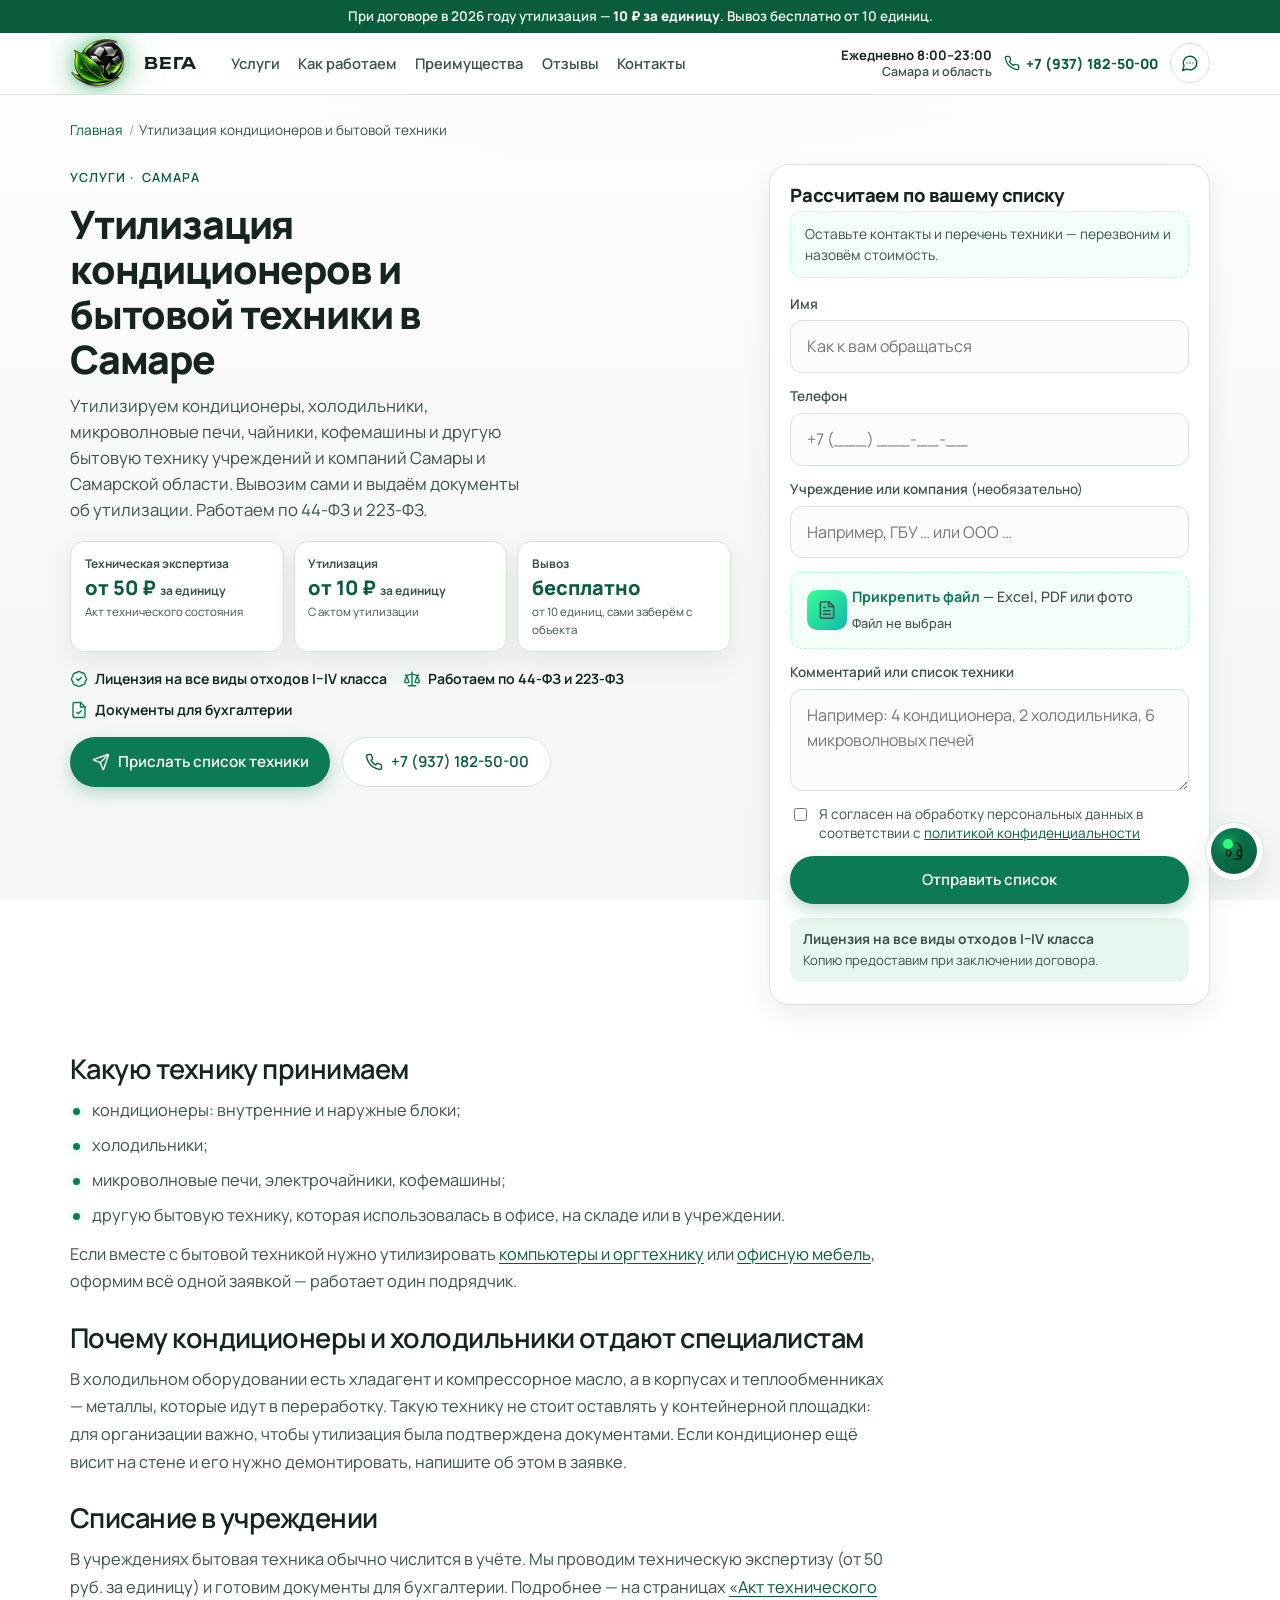
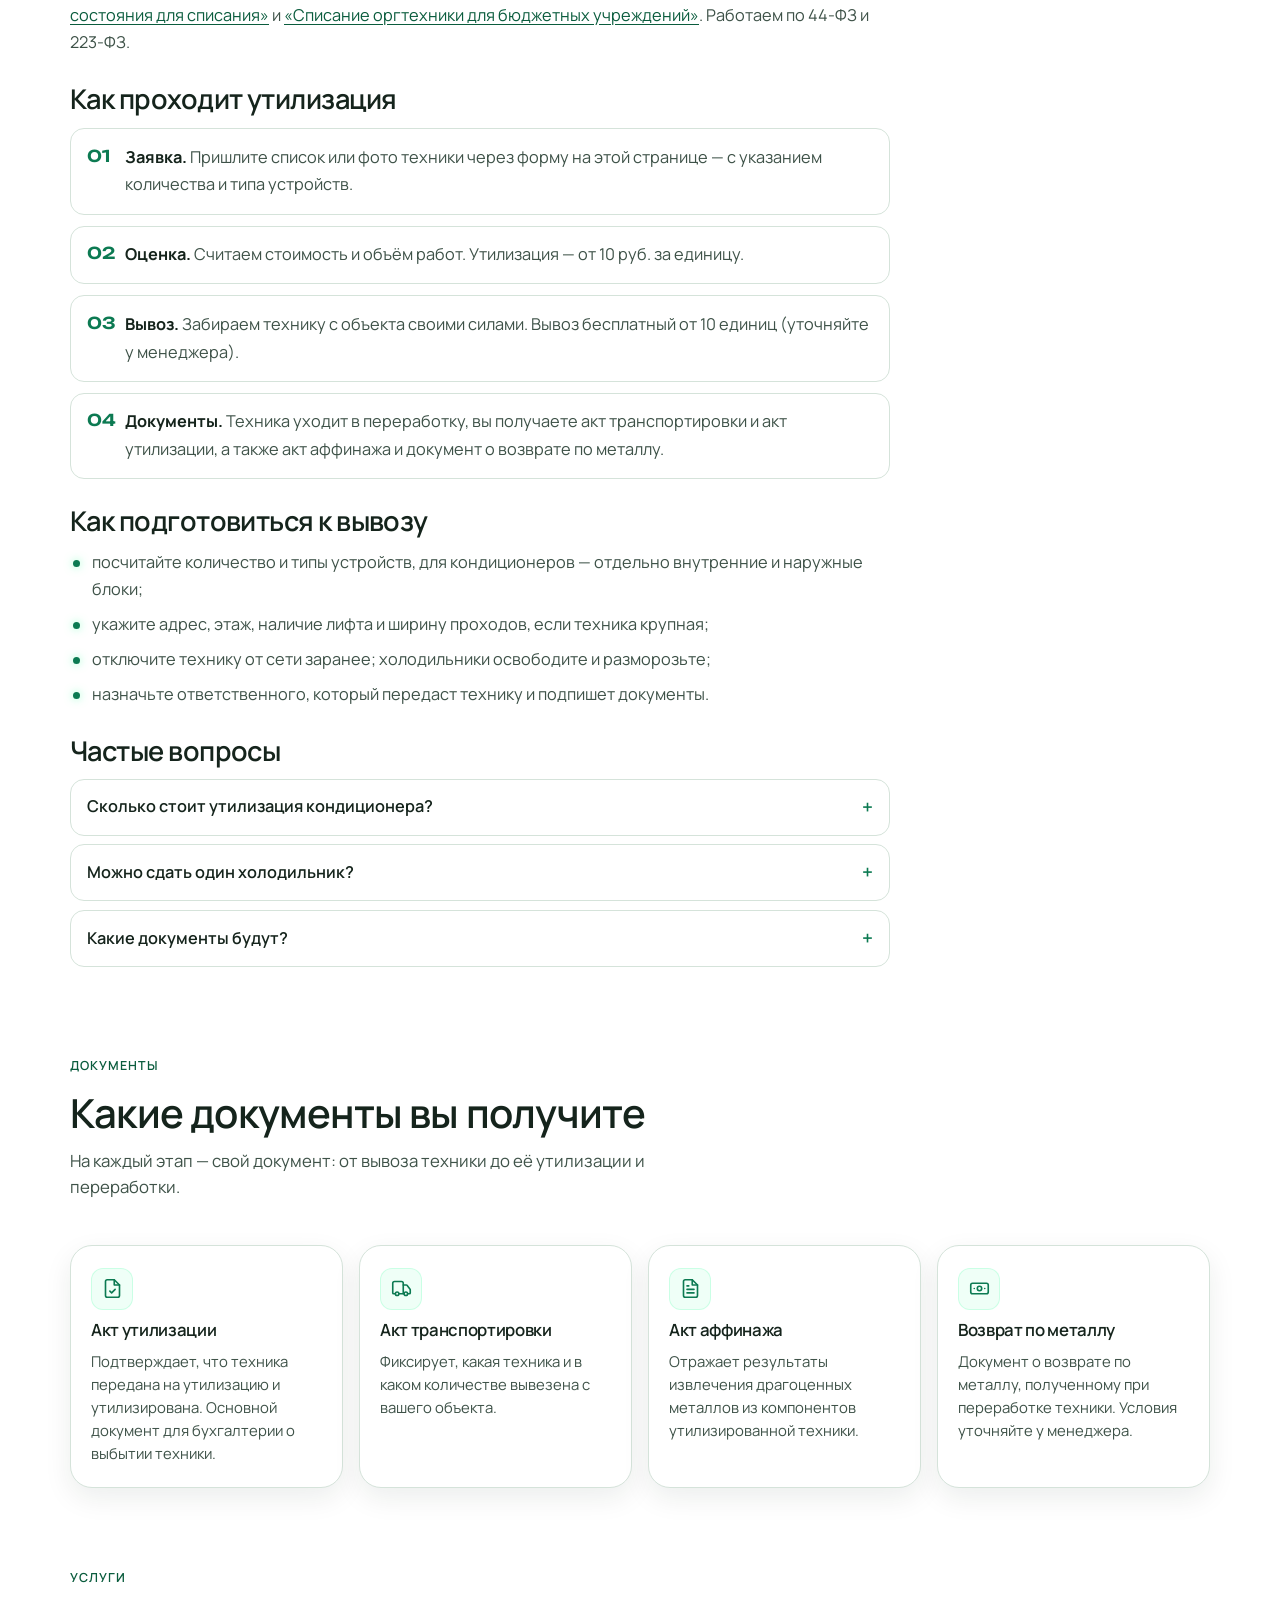
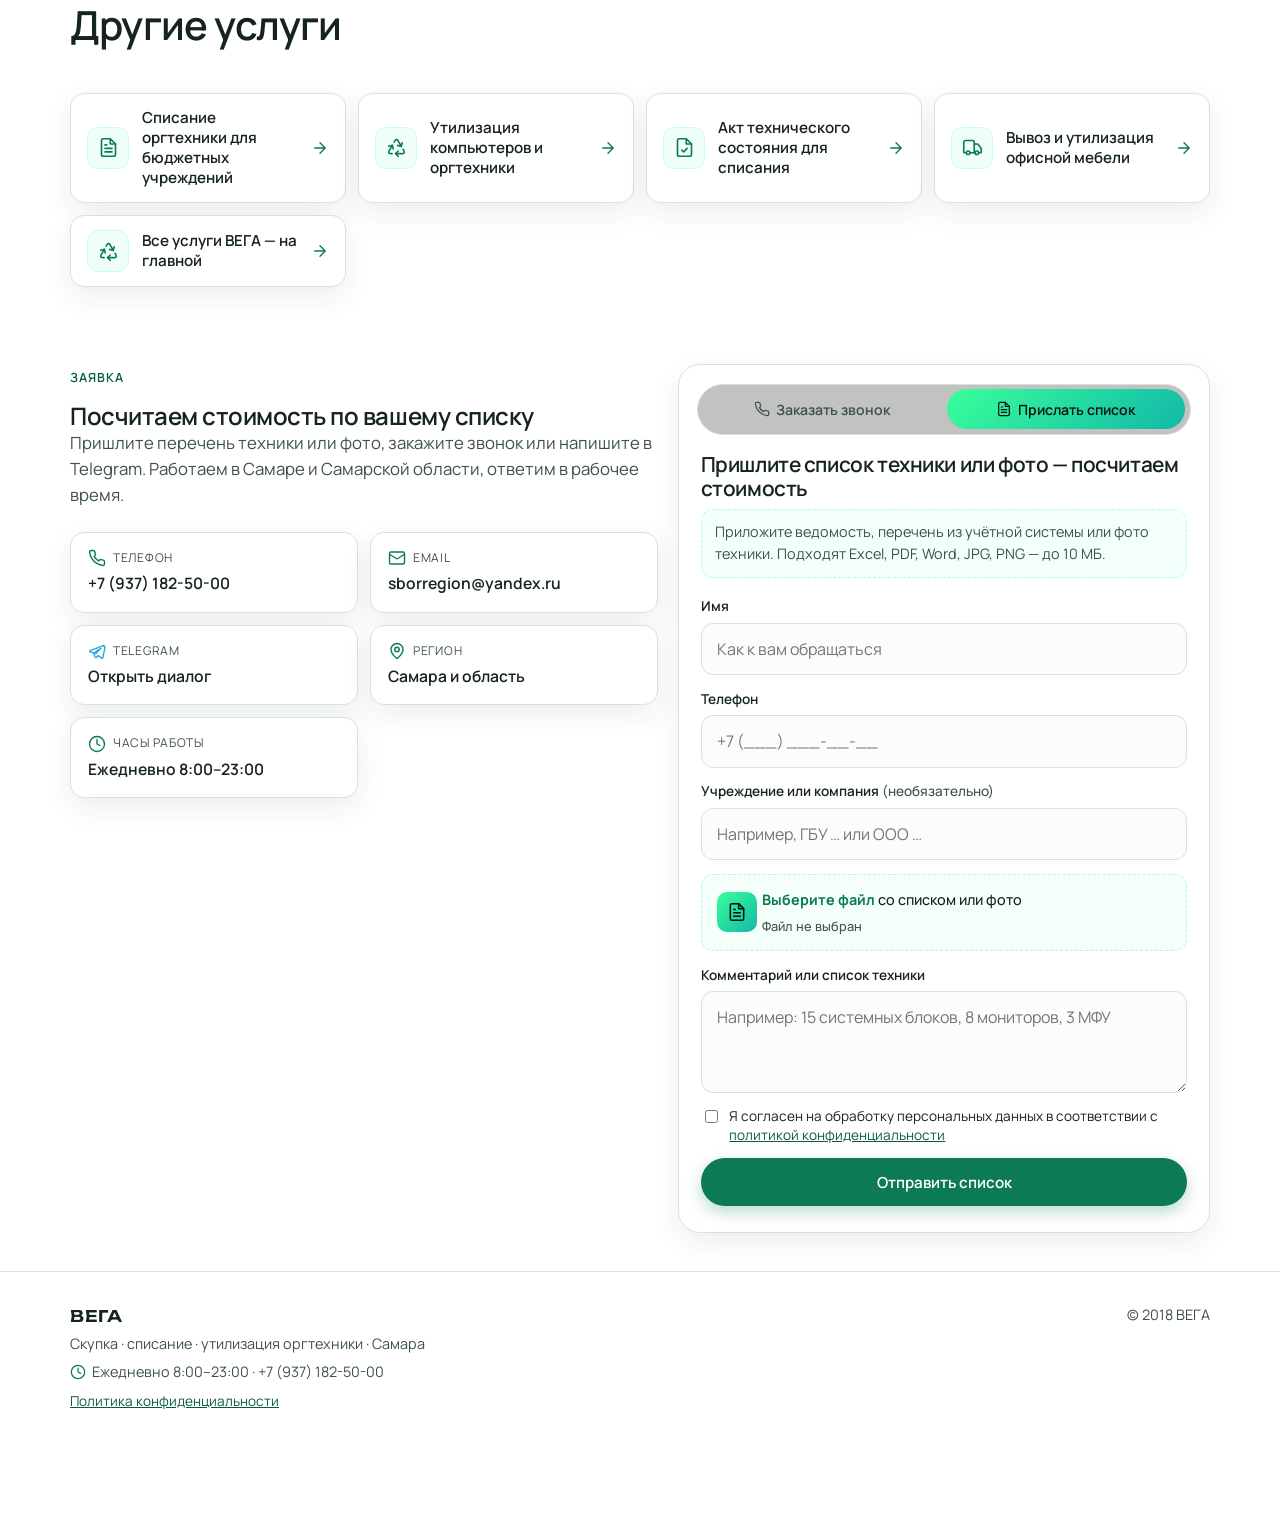
<file: utilizaciya-kondicionerov-i-tehniki/index.html>
<!doctype html>
<html lang="ru">
  <head>
    <meta charset="UTF-8" />
    <link rel="icon" type="image/svg+xml" href="/favicon-v2.svg" />
    <link rel="apple-touch-icon" sizes="180x180" href="/apple-touch-icon.png" />
    <meta name="viewport" content="width=device-width, initial-scale=1.0" />
    <meta
      name="description"
      content="Утилизация кондиционеров, холодильников и бытовой техники офиса в Самаре: от 10 руб. за единицу, бесплатный вывоз от 10 единиц, акт утилизации."
    />
    <title>Утилизация кондиционеров и бытовой техники в Самаре | ВЕГА</title>
    <link rel="canonical" href="https://sbor-region.ru/utilizaciya-kondicionerov-i-tehniki/" />
    <meta property="og:type" content="article" />
    <meta property="og:locale" content="ru_RU" />
    <meta property="og:site_name" content="ВЕГА" />
    <meta property="og:url" content="https://sbor-region.ru/utilizaciya-kondicionerov-i-tehniki/" />
    <meta property="og:title" content="Утилизация кондиционеров и бытовой техники в Самаре | ВЕГА" />
    <meta
      property="og:description"
      content="Утилизация кондиционеров, холодильников и бытовой техники офиса в Самаре: от 10 руб. за единицу, бесплатный вывоз от 10 единиц, акт утилизации."
    />
    <meta property="og:image" content="https://sbor-region.ru/og-image.jpg" />
    <meta property="og:image:width" content="1200" />
    <meta property="og:image:height" content="630" />
    <meta property="og:image:alt" content="ВЕГА — списание и утилизация оргтехники в Самаре" />
    <meta name="twitter:card" content="summary_large_image" />
    <meta name="twitter:image" content="https://sbor-region.ru/og-image.jpg" />
    <meta name="twitter:title" content="Утилизация кондиционеров и бытовой техники в Самаре | ВЕГА" />
    <meta
      name="twitter:description"
      content="Утилизация кондиционеров, холодильников и бытовой техники офиса в Самаре: от 10 руб. за единицу, бесплатный вывоз от 10 единиц, акт утилизации."
    />

        <meta name="robots" content="index, follow, max-image-preview:large" />
    <meta name="theme-color" content="#ffffff" />
    <meta name="format-detection" content="telephone=yes" />
    <script type="application/ld+json">{"@context": "https://schema.org", "@graph": [{"@type": "Service", "@id": "https://sbor-region.ru/utilizaciya-kondicionerov-i-tehniki/#service", "name": "Утилизация кондиционеров и бытовой техники", "serviceType": "Утилизация кондиционеров и бытовой техники", "description": "Утилизация кондиционеров, холодильников и бытовой техники офиса в Самаре: от 10 руб. за единицу, бесплатный вывоз от 10 единиц, акт утилизации.", "url": "https://sbor-region.ru/utilizaciya-kondicionerov-i-tehniki/", "provider": {"@type": "Organization", "@id": "https://sbor-region.ru/#org", "name": "ВЕГА", "url": "https://sbor-region.ru/", "telephone": "+7 (937) 182-50-00", "email": "sborregion@yandex.ru", "openingHours": "Mo-Su 08:00-23:00"}, "areaServed": [{"@type": "City", "name": "Самара"}, {"@type": "AdministrativeArea", "name": "Самарская область"}], "offers": [{"@type": "Offer", "name": "Утилизация", "priceCurrency": "RUB", "priceSpecification": {"@type": "UnitPriceSpecification", "priceCurrency": "RUB", "unitText": "единица", "minPrice": 10}, "areaServed": ["Самара", "Самарская область"], "description": "Утилизация — от 10 руб. за единицу"}, {"@type": "Offer", "name": "Вывоз", "priceCurrency": "RUB", "priceSpecification": {"@type": "UnitPriceSpecification", "priceCurrency": "RUB", "unitText": "единица", "price": 0}, "areaServed": ["Самара", "Самарская область"], "eligibleQuantity": {"@type": "QuantitativeValue", "minValue": 10, "unitText": "единица"}, "description": "Вывоз — бесплатно от 10 единиц (уточняйте у менеджера)"}]}, {"@type": "BreadcrumbList", "itemListElement": [{"@type": "ListItem", "position": 1, "name": "Главная", "item": "https://sbor-region.ru/"}, {"@type": "ListItem", "position": 2, "name": "Утилизация кондиционеров и бытовой техники", "item": "https://sbor-region.ru/utilizaciya-kondicionerov-i-tehniki/"}]}]}</script>
    <!-- Yandex.Metrika counter -->
    <script type="text/javascript">
      window.YM_ID = 114349653;
      (function(m,e,t,r,i,k,a){m[i]=m[i]||function(){(m[i].a=m[i].a||[]).push(arguments)};
      m[i].l=1*new Date();for (var j = 0; j < document.scripts.length; j++) {if (document.scripts[j].src === r) { return; }}
      k=e.createElement(t),a=e.getElementsByTagName(t)[0],k.async=1,k.src=r,a.parentNode.insertBefore(k,a)})
      (window, document, "script", "https://mc.yandex.ru/metrika/tag.js", "ym");
      ym(114349653, "init", {clickmap:true, trackLinks:true, accurateTrackBounce:true, webvisor:true});
    </script>
    <noscript><div><img src="https://mc.yandex.ru/watch/114349653" style="position:absolute; left:-9999px;" alt="" /></div></noscript>
    <!-- /Yandex.Metrika counter -->
    <link rel="preconnect" href="https://fonts.googleapis.com" />
    <link rel="preconnect" href="https://fonts.gstatic.com" crossorigin />
    <link rel="preload" as="style" href="https://fonts.googleapis.com/css2?family=Manrope:wght@400;500;600;700&family=Unbounded:wght@500;600;700&display=swap" />
    <link rel="stylesheet" href="https://fonts.googleapis.com/css2?family=Manrope:wght@400;500;600;700&family=Unbounded:wght@500;600;700&display=swap" media="print" onload="this.media='all'" />
    <noscript><link rel="stylesheet" href="https://fonts.googleapis.com/css2?family=Manrope:wght@400;500;600;700&family=Unbounded:wght@500;600;700&display=swap" /></noscript>
    <script type="module" crossorigin src="/assets/index-v20261119e.js"></script>
    <link rel="stylesheet" crossorigin href="/assets/index-BDVqrncC.css">
    <link rel="stylesheet" href="/assets/extra-v20261121a.css">
    <link rel="stylesheet" href="/assets/extra-v20261125e.css">
    <script type="module" src="/assets/extra-v20261125a.js"></script>
  </head>
  <body>
    <svg xmlns="http://www.w3.org/2000/svg" width="0" height="0" style="position:absolute;width:0;height:0;overflow:hidden" aria-hidden="true" focusable="false"><symbol id="i-banknote" viewBox="0 0 24 24" fill="none" stroke="currentColor" stroke-width="1.85" stroke-linecap="round" stroke-linejoin="round"><rect x="2" y="6" width="20" height="12" rx="2"/><circle cx="12" cy="12" r="2.5"/><path d="M6 12h.01M18 12h.01"/></symbol><symbol id="i-file-check" viewBox="0 0 24 24" fill="none" stroke="currentColor" stroke-width="1.85" stroke-linecap="round" stroke-linejoin="round"><path d="M14 2H6a2 2 0 0 0-2 2v16a2 2 0 0 0 2 2h12a2 2 0 0 0 2-2V8z"/><path d="M14 2v6h6"/><path d="m9 15 2 2 4-4"/></symbol><symbol id="i-file-text" viewBox="0 0 24 24" fill="none" stroke="currentColor" stroke-width="1.85" stroke-linecap="round" stroke-linejoin="round"><path d="M14 2H6a2 2 0 0 0-2 2v16a2 2 0 0 0 2 2h12a2 2 0 0 0 2-2V8z"/><path d="M14 2v6h6"/><path d="M16 13H8M16 17H8M10 9H8"/></symbol><symbol id="i-recycle" viewBox="0 0 24 24" fill="none" stroke="currentColor" stroke-width="1.85" stroke-linecap="round" stroke-linejoin="round"><path d="M7 19H4.815a1.83 1.83 0 0 1-1.57-.881 1.785 1.785 0 0 1-.004-1.784L7.196 9.5"/><path d="M11 19h8.203a1.83 1.83 0 0 0 1.556-.89 1.784 1.784 0 0 0 0-1.775l-1.226-2.12"/><path d="m14 16-3 3 3 3"/><path d="M8.293 13.596 7.196 9.5 3.1 10.598"/><path d="m9.344 5.811 1.093-1.892A1.83 1.83 0 0 1 11.985 3a1.784 1.784 0 0 1 1.546.888l3.943 6.843"/><path d="m13.378 9.633 4.096 1.098 1.097-4.096"/></symbol><symbol id="i-truck" viewBox="0 0 24 24" fill="none" stroke="currentColor" stroke-width="1.85" stroke-linecap="round" stroke-linejoin="round"><path d="M14 18V6a2 2 0 0 0-2-2H4a2 2 0 0 0-2 2v11a1 1 0 0 0 1 1h2"/><path d="M15 18H9"/><path d="M19 18h2a1 1 0 0 0 1-1v-3.65a1 1 0 0 0-.22-.624l-3.48-4.35A1 1 0 0 0 17.52 8H14"/><circle cx="17" cy="18" r="2"/><circle cx="7" cy="18" r="2"/></symbol><symbol id="i-hard-drive" viewBox="0 0 24 24" fill="none" stroke="currentColor" stroke-width="1.85" stroke-linecap="round" stroke-linejoin="round"><path d="M22 12H2"/><path d="M5.45 5.11 2 12v6a2 2 0 0 0 2 2h16a2 2 0 0 0 2-2v-6l-3.45-6.89A2 2 0 0 0 16.76 4H7.24a2 2 0 0 0-1.79 1.11z"/><path d="M6 16h.01M10 16h.01"/></symbol><symbol id="i-shield-check" viewBox="0 0 24 24" fill="none" stroke="currentColor" stroke-width="1.85" stroke-linecap="round" stroke-linejoin="round"><path d="M20 13c0 5-3.5 7.5-7.66 8.95a1 1 0 0 1-.67-.01C7.5 20.5 4 18 4 13V6a1 1 0 0 1 1-1c2 0 4.5-1.2 6.24-2.72a1.17 1.17 0 0 1 1.52 0C14.51 3.81 17 5 19 5a1 1 0 0 1 1 1z"/><path d="m9 12 2 2 4-4"/></symbol><symbol id="i-clipboard" viewBox="0 0 24 24" fill="none" stroke="currentColor" stroke-width="1.85" stroke-linecap="round" stroke-linejoin="round"><rect x="8" y="2" width="8" height="4" rx="1"/><path d="M16 4h2a2 2 0 0 1 2 2v14a2 2 0 0 1-2 2H6a2 2 0 0 1-2-2V6a2 2 0 0 1 2-2h2"/><path d="M12 11h4M12 16h4M8 11h.01M8 16h.01"/></symbol><symbol id="i-calculator" viewBox="0 0 24 24" fill="none" stroke="currentColor" stroke-width="1.85" stroke-linecap="round" stroke-linejoin="round"><rect x="4" y="2" width="16" height="20" rx="2"/><path d="M8 6h8M16 14v4M16 10h.01M12 10h.01M8 10h.01M12 14h.01M8 14h.01M12 18h.01M8 18h.01"/></symbol><symbol id="i-leaf" viewBox="0 0 24 24" fill="none" stroke="currentColor" stroke-width="1.85" stroke-linecap="round" stroke-linejoin="round"><path d="M11 20A7 7 0 0 1 9.8 6.1C15.5 5 17 4.48 19 2c1 2 2 4.18 2 8 0 5.5-4.78 10-10 10Z"/><path d="M2 21c0-3 1.85-5.36 5.08-6C9.5 14.52 12 13 13 12"/></symbol><symbol id="i-lock" viewBox="0 0 24 24" fill="none" stroke="currentColor" stroke-width="1.85" stroke-linecap="round" stroke-linejoin="round"><rect x="3" y="11" width="18" height="11" rx="2"/><path d="M7 11V7a5 5 0 0 1 10 0v4"/></symbol><symbol id="i-scale" viewBox="0 0 24 24" fill="none" stroke="currentColor" stroke-width="1.85" stroke-linecap="round" stroke-linejoin="round"><path d="m16 16 3-8 3 8c-.87.65-1.92 1-3 1s-2.13-.35-3-1Z"/><path d="m2 16 3-8 3 8c-.87.65-1.92 1-3 1s-2.13-.35-3-1Z"/><path d="M7 21h10M12 3v18M3 7h2c2 0 5-1 7-2 2 1 5 2 7 2h2"/></symbol><symbol id="i-user-check" viewBox="0 0 24 24" fill="none" stroke="currentColor" stroke-width="1.85" stroke-linecap="round" stroke-linejoin="round"><path d="M16 21v-2a4 4 0 0 0-4-4H6a4 4 0 0 0-4 4v2"/><circle cx="9" cy="7" r="4"/><path d="m16 11 2 2 4-4"/></symbol><symbol id="i-phone" viewBox="0 0 24 24" fill="none" stroke="currentColor" stroke-width="1.85" stroke-linecap="round" stroke-linejoin="round"><path d="M22 16.92v3a2 2 0 0 1-2.18 2 19.79 19.79 0 0 1-8.63-3.07 19.5 19.5 0 0 1-6-6 19.79 19.79 0 0 1-3.07-8.67A2 2 0 0 1 4.11 2h3a2 2 0 0 1 2 1.72 12.84 12.84 0 0 0 .7 2.81 2 2 0 0 1-.45 2.11L8.09 9.91a16 16 0 0 0 6 6l1.27-1.27a2 2 0 0 1 2.11-.45 12.84 12.84 0 0 0 2.81.7A2 2 0 0 1 22 16.92z"/></symbol><symbol id="i-mail" viewBox="0 0 24 24" fill="none" stroke="currentColor" stroke-width="1.85" stroke-linecap="round" stroke-linejoin="round"><rect x="2" y="4" width="20" height="16" rx="2"/><path d="m22 7-8.97 5.7a1.94 1.94 0 0 1-2.06 0L2 7"/></symbol><symbol id="i-clock" viewBox="0 0 24 24" fill="none" stroke="currentColor" stroke-width="1.85" stroke-linecap="round" stroke-linejoin="round"><circle cx="12" cy="12" r="10"/><path d="M12 6v6l4 2"/></symbol><symbol id="i-map-pin" viewBox="0 0 24 24" fill="none" stroke="currentColor" stroke-width="1.85" stroke-linecap="round" stroke-linejoin="round"><path d="M20 10c0 4.993-5.539 10.193-7.399 11.799a1 1 0 0 1-1.202 0C9.539 20.193 4 14.993 4 10a8 8 0 0 1 16 0"/><circle cx="12" cy="10" r="3"/></symbol><symbol id="i-telegram" viewBox="0 0 24 24" fill="none" stroke="currentColor" stroke-width="1.85" stroke-linecap="round" stroke-linejoin="round"><path d="M21.2 4.4 2.9 11.5c-.9.35-.85 1.6.06 1.88l4.6 1.4 1.75 5.4c.23.7 1.1.9 1.62.38l2.5-2.45 4.7 3.45c.62.46 1.5.12 1.66-.63l2.9-13.7c.18-.85-.66-1.55-1.47-1.23Z"/><path d="m7.6 14.8 9.6-6.3-6.9 7.3"/></symbol><symbol id="i-max" viewBox="0 0 24 24" fill="none" stroke="currentColor" stroke-width="1.85" stroke-linecap="round" stroke-linejoin="round"><path d="M12 21a9 9 0 1 0-8.1-5.1L3 21l5.1-.9A9 9 0 0 0 12 21Z"/><path d="M8 15V9.2l4 4 4-4V15"/></symbol><symbol id="i-message" viewBox="0 0 24 24" fill="none" stroke="currentColor" stroke-width="1.85" stroke-linecap="round" stroke-linejoin="round"><path d="M7.9 20A9 9 0 1 0 4 16.1L2 22Z"/><path d="M8 12h.01M12 12h.01M16 12h.01"/></symbol><symbol id="i-headset" viewBox="0 0 24 24" fill="none" stroke="currentColor" stroke-width="1.85" stroke-linecap="round" stroke-linejoin="round"><path d="M3 11h3a2 2 0 0 1 2 2v3a2 2 0 0 1-2 2H5a2 2 0 0 1-2-2v-5Zm0 0a9 9 0 1 1 18 0m0 0v5a2 2 0 0 1-2 2h-1a2 2 0 0 1-2-2v-3a2 2 0 0 1 2-2h3Z"/><path d="M21 16v2a4 4 0 0 1-4 4h-5"/></symbol><symbol id="i-x" viewBox="0 0 24 24" fill="none" stroke="currentColor" stroke-width="1.85" stroke-linecap="round" stroke-linejoin="round"><path d="M18 6 6 18M6 6l12 12"/></symbol><symbol id="i-pause" viewBox="0 0 24 24" fill="none" stroke="currentColor" stroke-width="1.85" stroke-linecap="round" stroke-linejoin="round"><rect x="6" y="4" width="4" height="16" rx="1"/><rect x="14" y="4" width="4" height="16" rx="1"/></symbol><symbol id="i-play" viewBox="0 0 24 24" fill="none" stroke="currentColor" stroke-width="1.85" stroke-linecap="round" stroke-linejoin="round"><path d="M6 4.5v15a1 1 0 0 0 1.5.86l12-7.5a1 1 0 0 0 0-1.72l-12-7.5A1 1 0 0 0 6 4.5Z"/></symbol><symbol id="i-badge-percent" viewBox="0 0 24 24" fill="none" stroke="currentColor" stroke-width="1.85" stroke-linecap="round" stroke-linejoin="round"><path d="M3.85 8.62a4 4 0 0 1 4.78-4.77 4 4 0 0 1 6.74 0 4 4 0 0 1 4.78 4.78 4 4 0 0 1 0 6.74 4 4 0 0 1-4.77 4.78 4 4 0 0 1-6.75 0 4 4 0 0 1-4.78-4.77 4 4 0 0 1 0-6.76Z"/><path d="m15 9-6 6M9 9h.01M15 15h.01"/></symbol><symbol id="i-check-circle" viewBox="0 0 24 24" fill="none" stroke="currentColor" stroke-width="1.85" stroke-linecap="round" stroke-linejoin="round"><circle cx="12" cy="12" r="10"/><path d="m8.5 12.5 2.5 2.5 5-5.5"/></symbol><symbol id="i-alert" viewBox="0 0 24 24" fill="none" stroke="currentColor" stroke-width="1.85" stroke-linecap="round" stroke-linejoin="round"><circle cx="12" cy="12" r="10"/><path d="M12 8v4.5M12 16h.01"/></symbol><symbol id="i-badge-check" viewBox="0 0 24 24" fill="none" stroke="currentColor" stroke-width="1.85" stroke-linecap="round" stroke-linejoin="round"><path d="M3.85 8.62a4 4 0 0 1 4.78-4.77 4 4 0 0 1 6.74 0 4 4 0 0 1 4.78 4.78 4 4 0 0 1 0 6.74 4 4 0 0 1-4.77 4.78 4 4 0 0 1-6.75 0 4 4 0 0 1-4.78-4.77 4 4 0 0 1 0-6.76Z"/><path d="m9 12 2 2 4-4"/></symbol><symbol id="i-quote" viewBox="0 0 24 24" fill="none" stroke="currentColor" stroke-width="1.85" stroke-linecap="round" stroke-linejoin="round"><path d="M3 21c3 0 7-1 7-8V5c0-1.25-.756-2.017-2-2H4c-1.25 0-2 .75-2 1.972V11c0 1.25.75 2 2 2 1 0 1 0 1 1v1c0 1-1 2-2 2s-1 .008-1 1.031V20c0 1 0 1 1 1z"/><path d="M15 21c3 0 7-1 7-8V5c0-1.25-.757-2.017-2-2h-4c-1.25 0-2 .75-2 1.972V11c0 1.25.75 2 2 2h.75c0 2.25.25 4-2.75 4v3c0 1 0 1 1 1z"/></symbol><symbol id="i-send" viewBox="0 0 24 24" fill="none" stroke="currentColor" stroke-width="1.85" stroke-linecap="round" stroke-linejoin="round"><path d="M14.54 21.69a.5.5 0 0 0 .94-.03l6.5-19a.5.5 0 0 0-.64-.64l-19 6.5a.5.5 0 0 0-.03.94l7.93 3.18a2 2 0 0 1 1.11 1.11z"/><path d="m21.85 2.15-10.94 10.94"/></symbol><symbol id="i-arrow-right" viewBox="0 0 24 24" fill="none" stroke="currentColor" stroke-width="1.85" stroke-linecap="round" stroke-linejoin="round"><path d="M5 12h14M12 5l7 7-7 7"/></symbol></svg>
    
    <div class="bg-stage" aria-hidden="true">
      <div class="bg-orb bg-orb--a"></div>
      <div class="bg-orb bg-orb--b"></div>
      <div class="bg-orb bg-orb--c"></div>
      <div class="bg-noise"></div>
    </div>

        <div class="promo-bar">При договоре в 2026 году утилизация — <strong>10 ₽ за единицу</strong>. Вывоз бесплатно от 10 единиц.</div>
    <header class="site-header glass" id="top">
      <div class="container header-inner">
        <a class="logo" href="/" aria-label="ВЕГА — на главную">
          <span class="lacq lacq--sm logo-mark logo-mark--img logo-shimmer logo-mark--glow" aria-hidden="true"><img src="/assets/vega-logo-header.svg" width="56" height="51" alt="" decoding="async"/></span>
          <span class="logo-text" data-brand>ВЕГА</span>
        </a>
        <nav class="nav" aria-label="Основная навигация">
          <a href="/#services">Услуги</a>
          <a href="/#process">Как работаем</a>
          <a href="/#benefits">Преимущества</a>
          <a href="/#reviews">Отзывы</a>
          <a href="/#contacts">Контакты</a>
        </nav>
        <div class="header-actions">
          <div class="header-hours"><b>Ежедневно 8:00–23:00</b>Самара и область</div>

          <a class="header-phone" data-phone-link href="tel:+79371825000"><svg class="ic" aria-hidden="true" focusable="false"><use href="#i-phone"/></svg><span data-phone-display>+7 (937) 182-50-00</span></a>
          <button
            type="button"
            class="btn btn-ghost btn-sm"
            data-open-messenger="chooser"
            aria-label="Задать вопрос онлайн"
          >
            <svg class="ic" aria-hidden="true" focusable="false"><use href="#i-message"/></svg>Онлайн
          </button>
        </div>
        <button class="nav-toggle" type="button" aria-label="Открыть меню" aria-expanded="false">
          <span></span><span></span>
        </button>
      </div>
    </header>

    <main class="svc-page">
      <section class="hero svc-hero" id="hero">
        <div class="container">
          <nav class="crumbs" aria-label="Хлебные крошки"><ol><li><a href="/">Главная</a></li><li aria-current="page">Утилизация кондиционеров и бытовой техники</li></ol></nav>
          <div class="svc-hero-grid">
            <div class="svc-hero-copy">
              <p class="eyebrow">Услуги · <span data-city>Самара</span></p>
              <h1 class="svc-title">Утилизация кондиционеров и бытовой техники в Самаре</h1>
              <p class="hero-lead svc-lead">Утилизируем кондиционеры, холодильники, микроволновые печи, чайники, кофемашины и другую бытовую технику учреждений и компаний Самары и Самарской области. Вывозим сами и выдаём документы об утилизации. Работаем по 44-ФЗ и 223-ФЗ.</p>
            <div class="hero-prices" id="prices" aria-label="Стоимость работ">
              <div class="hero-price">
                <div class="lab">Техническая экспертиза</div>
                <div class="val">от 50 ₽ <span>за единицу</span></div>
                <div class="hint">Акт технического состояния</div>
              </div>
              <div class="hero-price">
                <div class="lab">Утилизация</div>
                <div class="val">от 10 ₽ <span>за единицу</span></div>
                <div class="hint">С актом утилизации</div>
              </div>
              <div class="hero-price">
                <div class="lab">Вывоз</div>
                <div class="val">бесплатно</div>
                <div class="hint">от 10 единиц, сами заберём с объекта</div>
              </div>
            </div>
            <ul class="hero-trust" aria-label="Коротко">
              <li><svg class="ic" aria-hidden="true" focusable="false"><use href="#i-badge-check"/></svg>Лицензия на все виды отходов I–IV класса</li>
              <li><svg class="ic" aria-hidden="true" focusable="false"><use href="#i-scale"/></svg>Работаем по 44-ФЗ и 223-ФЗ</li>
              <li><svg class="ic" aria-hidden="true" focusable="false"><use href="#i-file-check"/></svg>Документы для бухгалтерии</li>
            </ul>
              <div class="hero-cta">
                <a class="btn btn-primary" href="#hero-file-form"><svg class="ic" aria-hidden="true" focusable="false"><use href="#i-send"/></svg>Прислать список техники</a>
                <a class="btn btn-secondary" data-phone-link href="tel:+79371825000"><svg class="ic" aria-hidden="true" focusable="false"><use href="#i-phone"/></svg><span data-phone-display>+7 (937) 182-50-00</span></a>
              </div>
            </div>
          <aside class="hero-panel" id="hero-lead">
            <h2>Рассчитаем по вашему списку</h2>
            <p class="form-note">Оставьте контакты и перечень техники — перезвоним и назовём стоимость.</p>
            <form id="hero-file-form" class="lead-form" data-lead-kind="file" novalidate>
              <label class="hp-field" aria-hidden="true">Сайт<input type="text" name="website" tabindex="-1" autocomplete="off" /></label>
              <label><span>Имя</span><input type="text" name="name" autocomplete="name" required placeholder="Как к вам обращаться" /></label>
              <label><span>Телефон</span><input type="tel" name="phone" autocomplete="tel" required placeholder="+7 (___) ___-__-__" inputmode="tel" /></label>
              <label><span>Учреждение или компания <em>(необязательно)</em></span><input type="text" name="org" autocomplete="organization" placeholder="Например, ГБУ … или ООО …" /></label>
              <label class="file-drop">
                <input type="file" name="file" accept=".xls,.xlsx,.csv,.pdf,.doc,.docx,.jpg,.jpeg,.png,.webp,.heic,image/*" />
                <span class="file-drop-ic" aria-hidden="true"><svg class="ic" aria-hidden="true" focusable="false"><use href="#i-file-text"/></svg></span>
                <span class="file-drop-t"><b>Прикрепить файл</b> — Excel, PDF или фото</span>
                <span class="file-drop-n" data-file-name>Файл не выбран</span>
              </label>
              <label><span>Комментарий или список техники</span><textarea name="comment" rows="3" placeholder="Например: 4 кондиционера, 2 холодильника, 6 микроволновых печей"></textarea></label>
              <label class="consent" style="display:flex;gap:.55rem;align-items:flex-start;font-size:.82rem;line-height:1.4">
                <input type="checkbox" name="consent" required style="width:auto;margin-top:.2rem;flex:none" />
                <span style="font-weight:400">Я согласен на обработку персональных данных в соответствии с <a href="/privacy.html" target="_blank" style="text-decoration:underline">политикой конфиденциальности</a></span>
              </label>
              <button type="submit" class="btn btn-primary btn-block">Отправить список</button>
              <p class="form-status" role="status" aria-live="polite" hidden></p>
            </form>
            <p class="license-text"><b>Лицензия на все виды отходов I–IV класса</b> Копию предоставим при заключении договора.</p>
          </aside>
          </div>
        </div>
      </section>


      <section class="section svc-body">
        <div class="container">
          <article class="svc-article prose">
<h2>Какую технику принимаем</h2>
<ul>
<li>кондиционеры: внутренние и наружные блоки;</li>
<li>холодильники;</li>
<li>микроволновые печи, электрочайники, кофемашины;</li>
<li>другую бытовую технику, которая использовалась в офисе, на складе или в учреждении.</li>
</ul>
<p>Если вместе с бытовой техникой нужно утилизировать <a href="/utilizaciya-kompyuterov/">компьютеры и оргтехнику</a> или <a href="/vyvoz-i-utilizaciya-mebeli/">офисную мебель</a>, оформим всё одной заявкой — работает один подрядчик.</p>

<h2>Почему кондиционеры и холодильники отдают специалистам</h2>
<p>В холодильном оборудовании есть хладагент и компрессорное масло, а в корпусах и теплообменниках — металлы, которые идут в переработку. Такую технику не стоит оставлять у контейнерной площадки: для организации важно, чтобы утилизация была подтверждена документами. Если кондиционер ещё висит на стене и его нужно демонтировать, напишите об этом в заявке.</p>

<h2>Списание в учреждении</h2>
<p>В учреждениях бытовая техника обычно числится в учёте. Мы проводим техническую экспертизу (от 50 руб. за единицу) и готовим документы для бухгалтерии. Подробнее — на страницах <a href="/akt-tehnicheskogo-sostoyaniya/">«Акт технического состояния для списания»</a> и <a href="/spisanie-orgtehniki/">«Списание оргтехники для бюджетных учреждений»</a>. Работаем по 44-ФЗ и 223-ФЗ.</p>

<h2>Как проходит утилизация</h2>
<ol class="svc-steps">
<li><b>Заявка.</b> Пришлите список или фото техники через форму на этой странице — с указанием количества и типа устройств.</li>
<li><b>Оценка.</b> Считаем стоимость и объём работ. Утилизация — от 10 руб. за единицу.</li>
<li><b>Вывоз.</b> Забираем технику с объекта своими силами. Вывоз бесплатный от 10 единиц (уточняйте у менеджера).</li>
<li><b>Документы.</b> Техника уходит в переработку, вы получаете акт транспортировки и акт утилизации, а также акт аффинажа и документ о возврате по металлу.</li>
</ol>

<h2>Как подготовиться к вывозу</h2>
<ul>
<li>посчитайте количество и типы устройств, для кондиционеров — отдельно внутренние и наружные блоки;</li>
<li>укажите адрес, этаж, наличие лифта и ширину проходов, если техника крупная;</li>
<li>отключите технику от сети заранее; холодильники освободите и разморозьте;</li>
<li>назначьте ответственного, который передаст технику и подпишет документы.</li>
</ul>

<h2>Частые вопросы</h2>
<details><summary>Сколько стоит утилизация кондиционера?</summary><p>Утилизация — от 10 руб. за единицу. Точную сумму посчитаем по вашему списку. Всем организациям, заключившим договор в 2026 году, утилизация — 10 руб. за единицу.</p></details>
<details><summary>Можно сдать один холодильник?</summary><p>Пришлите заявку — посчитаем. Бесплатный вывоз действует от 10 единиц, для меньших партий условия уточняйте у менеджера.</p></details>
<details><summary>Какие документы будут?</summary><p>Акт транспортировки, акт утилизации, акт аффинажа и документ о возврате по металлу.</p></details>
          </article>
        </div>
      </section>

      <section class="section section-alt" id="documents">
        <div class="container">
          <div class="section-head">
            <p class="eyebrow">Документы</p>
            <h2>Какие документы вы получите</h2>
            <p class="section-lead">На каждый этап — свой документ: от вывоза техники до её утилизации и переработки.</p>
          </div>
          <div class="docs-grid"><article class="glass doc-card" data-reveal><span class="doc-ic" aria-hidden="true"><svg class="ic" aria-hidden="true" focusable="false"><use href="#i-file-check"/></svg></span><h3>Акт утилизации</h3><p>Подтверждает, что техника передана на утилизацию и утилизирована. Основной документ для бухгалтерии о выбытии техники.</p></article><article class="glass doc-card" data-reveal><span class="doc-ic" aria-hidden="true"><svg class="ic" aria-hidden="true" focusable="false"><use href="#i-truck"/></svg></span><h3>Акт транспортировки</h3><p>Фиксирует, какая техника и в каком количестве вывезена с вашего объекта.</p></article><article class="glass doc-card" data-reveal><span class="doc-ic" aria-hidden="true"><svg class="ic" aria-hidden="true" focusable="false"><use href="#i-file-text"/></svg></span><h3>Акт аффинажа</h3><p>Отражает результаты извлечения драгоценных металлов из компонентов утилизированной техники.</p></article><article class="glass doc-card" data-reveal><span class="doc-ic" aria-hidden="true"><svg class="ic" aria-hidden="true" focusable="false"><use href="#i-banknote"/></svg></span><h3>Возврат по металлу</h3><p>Документ о возврате по металлу, полученному при переработке техники. Условия уточняйте у менеджера.</p></article></div>
        </div>
      </section>

      <section class="section section-alt" id="related">
        <div class="container">
          <div class="section-head"><p class="eyebrow">Услуги</p><h2>Другие услуги</h2></div>
          <ul class="svc-links-grid"><li><a class="glass svc-link" href="/spisanie-orgtehniki/"><span class="doc-ic" aria-hidden="true"><svg class="ic" aria-hidden="true" focusable="false"><use href="#i-file-text"/></svg></span><span class="svc-link-t">Списание оргтехники для бюджетных учреждений</span><span class="svc-link-arr" aria-hidden="true"><svg class="ic" aria-hidden="true" focusable="false"><use href="#i-arrow-right"/></svg></span></a></li><li><a class="glass svc-link" href="/utilizaciya-kompyuterov/"><span class="doc-ic" aria-hidden="true"><svg class="ic" aria-hidden="true" focusable="false"><use href="#i-recycle"/></svg></span><span class="svc-link-t">Утилизация компьютеров и оргтехники</span><span class="svc-link-arr" aria-hidden="true"><svg class="ic" aria-hidden="true" focusable="false"><use href="#i-arrow-right"/></svg></span></a></li><li><a class="glass svc-link" href="/akt-tehnicheskogo-sostoyaniya/"><span class="doc-ic" aria-hidden="true"><svg class="ic" aria-hidden="true" focusable="false"><use href="#i-file-check"/></svg></span><span class="svc-link-t">Акт технического состояния для списания</span><span class="svc-link-arr" aria-hidden="true"><svg class="ic" aria-hidden="true" focusable="false"><use href="#i-arrow-right"/></svg></span></a></li><li><a class="glass svc-link" href="/vyvoz-i-utilizaciya-mebeli/"><span class="doc-ic" aria-hidden="true"><svg class="ic" aria-hidden="true" focusable="false"><use href="#i-truck"/></svg></span><span class="svc-link-t">Вывоз и утилизация офисной мебели</span><span class="svc-link-arr" aria-hidden="true"><svg class="ic" aria-hidden="true" focusable="false"><use href="#i-arrow-right"/></svg></span></a></li><li><a class="glass svc-link" href="/"><span class="doc-ic" aria-hidden="true"><svg class="ic" aria-hidden="true" focusable="false"><use href="#i-recycle"/></svg></span><span class="svc-link-t">Все услуги ВЕГА — на главной</span><span class="svc-link-arr" aria-hidden="true"><svg class="ic" aria-hidden="true" focusable="false"><use href="#i-arrow-right"/></svg></span></a></li></ul>
        </div>
      </section>

      <section class="section" id="contacts">
        <div class="container contacts-grid">
          <div class="contacts-copy" data-reveal>
            <p class="eyebrow">Заявка</p>
            <h2>Посчитаем стоимость по вашему списку</h2>
            <p class="section-lead">Пришлите перечень техники или фото, закажите звонок или напишите в Telegram. Работаем в Самаре и Самарской области, ответим в рабочее время.</p>
            <div class="contact-channels">
              <a class="glass channel-btn" data-phone-link href="tel:+79371825000"><span class="channel-label"><svg class="ic" aria-hidden="true" focusable="false"><use href="#i-phone"/></svg>Телефон</span><span class="channel-value" data-phone-display>+7 (937) 182-50-00</span></a>
              <a class="glass channel-btn" data-email-link href="mailto:sborregion@yandex.ru"><span class="channel-label"><svg class="ic" aria-hidden="true" focusable="false"><use href="#i-mail"/></svg>Email</span><span class="channel-value" data-email-display>sborregion@yandex.ru</span></a>
              <a class="glass channel-btn channel-btn--tg" href="https://t.me/Sbor163" target="_blank" rel="noopener noreferrer" data-messenger="telegram"><span class="channel-label"><svg class="ic" aria-hidden="true" focusable="false"><use href="#i-telegram"/></svg>Telegram</span><span class="channel-value">Открыть диалог</span></a>
              <div class="glass channel-btn channel-btn--static"><span class="channel-label"><svg class="ic" aria-hidden="true" focusable="false"><use href="#i-map-pin"/></svg>Регион</span><span class="channel-value">Самара и область</span></div>
              <div class="glass channel-btn channel-btn--static channel-btn--hours"><span class="channel-label"><svg class="ic" aria-hidden="true" focusable="false"><use href="#i-clock"/></svg>Часы работы</span><span class="channel-value">Ежедневно 8:00–23:00</span></div>
            </div>
          </div>
          <div class="glass form-card lead-card" id="callback" data-reveal>
            <div class="lead-tabs" role="tablist" aria-label="Способ заявки" data-lead-tabs>
              <button type="button" role="tab" class="lead-tab" id="tab-call" data-tab="call" aria-controls="panel-call" aria-selected="false" tabindex="-1"><svg class="ic" aria-hidden="true" focusable="false"><use href="#i-phone"/></svg>Заказать звонок</button>
              <button type="button" role="tab" class="lead-tab is-active" id="tab-file" data-tab="file" aria-controls="panel-file" aria-selected="true"><svg class="ic" aria-hidden="true" focusable="false"><use href="#i-file-text"/></svg>Прислать список</button>
            </div>
            <div class="lead-panel" role="tabpanel" id="panel-call" aria-labelledby="tab-call" hidden>


            <h3>Заказать звонок</h3>
            <p class="form-note">
              Оставьте номер — перезвоним в рабочее время. Быстрее всего — позвонить:
              <a data-phone-link href="tel:+79371825000"><strong data-phone-display style="white-space:nowrap">+7 (937) 182-50-00</strong></a>
            </p>
            <form id="callback-form" class="lead-form" novalidate>
              <label class="hp-field" aria-hidden="true">Сайт<input type="text" name="website" tabindex="-1" autocomplete="off" /></label>
              <label>
                <span>Имя</span>
                <input type="text" name="name" autocomplete="name" required placeholder="Как к вам обращаться" />
              </label>
              <label>
                <span>Телефон</span>
                <input
                  type="tel"
                  name="phone"
                  autocomplete="tel"
                  required
                  placeholder="+7 (___) ___-__-__"
                  inputmode="tel"
                />
              </label>
              <label>
                <span>Удобное время <em>(необязательно)</em></span>
                <input type="text" name="time" placeholder="Например, сегодня после 15:00" />
              </label>
              <label>
                <span>Комментарий</span>
                <textarea name="comment" rows="3" placeholder="Что нужно вывезти или списать?"></textarea>
              </label>
              <label class="consent" style="display:flex;gap:.55rem;align-items:flex-start;font-size:.82rem;line-height:1.4">
                <input type="checkbox" name="consent" required style="width:auto;margin-top:.2rem;flex:none" />
                <span style="font-weight:400">Я согласен на обработку персональных данных в соответствии с <a href="/privacy.html" target="_blank" style="text-decoration:underline">политикой конфиденциальности</a></span>
              </label>
              <button type="submit" class="btn btn-primary btn-block">Перезвоните мне</button>
              <p class="form-status" id="form-status" role="status" aria-live="polite" hidden></p>
            </form>
            </div>
            <div class="lead-panel" role="tabpanel" id="panel-file" aria-labelledby="tab-file">
            <h3>Пришлите список техники или фото — посчитаем стоимость</h3>
            <p class="form-note">Приложите ведомость, перечень из учётной системы или фото техники. Подходят Excel, PDF, Word, JPG, PNG — до 10 МБ.</p>
            <form id="file-form" class="lead-form" novalidate>
              <label class="hp-field" aria-hidden="true">Сайт<input type="text" name="website" tabindex="-1" autocomplete="off" /></label>
              <label><span>Имя</span><input type="text" name="name" autocomplete="name" required placeholder="Как к вам обращаться" /></label>
              <label><span>Телефон</span><input type="tel" name="phone" autocomplete="tel" required placeholder="+7 (___) ___-__-__" inputmode="tel" /></label>
              <label><span>Учреждение или компания <em>(необязательно)</em></span><input type="text" name="org" autocomplete="organization" placeholder="Например, ГБУ … или ООО …" /></label>
              <label class="file-drop">
                <input type="file" name="file" accept=".xls,.xlsx,.csv,.pdf,.doc,.docx,.jpg,.jpeg,.png,.webp,.heic,image/*" />
                <span class="file-drop-ic" aria-hidden="true"><svg class="ic" aria-hidden="true" focusable="false"><use href="#i-file-text"/></svg></span>
                <span class="file-drop-t"><b>Выберите файл</b> со списком или фото</span>
                <span class="file-drop-n" data-file-name>Файл не выбран</span>
              </label>
              <label><span>Комментарий или список техники</span><textarea name="comment" rows="3" placeholder="Например: 15 системных блоков, 8 мониторов, 3 МФУ"></textarea></label>
              <label class="consent" style="display:flex;gap:.55rem;align-items:flex-start;font-size:.82rem;line-height:1.4">
                <input type="checkbox" name="consent" required style="width:auto;margin-top:.2rem;flex:none" />
                <span style="font-weight:400">Я согласен на обработку персональных данных в соответствии с <a href="/privacy.html" target="_blank" style="text-decoration:underline">политикой конфиденциальности</a></span>
              </label>
              <button type="submit" class="btn btn-primary btn-block">Отправить список</button>
              <p class="form-status" role="status" aria-live="polite" hidden></p>
            </form>
            </div>
          </div>
        </div>
      </section>
    </main>

    <footer class="site-footer">
      <div class="container footer-inner">
        <div>
          <strong class="logo-text" data-brand>ВЕГА</strong>
          <p>Скупка · списание · утилизация оргтехники · <span data-city>Самара</span></p>
          <p class="footer-hours"><svg class="ic" aria-hidden="true" focusable="false"><use href="#i-clock"/></svg>Ежедневно 8:00–23:00 · <a href="tel:+79371825000">+7 (937) 182-50-00</a></p>
          <!-- TODO[REPLACE]: юр. реквизиты (ИНН, ОГРН, адрес) — не выдумывать -->
          <p class="legal-line" id="legal-line" hidden></p>
          <p class="legal-line"><a href="/privacy.html" style="text-decoration:underline">Политика конфиденциальности</a></p>
        </div>
        <p class="footer-note">
          © <span id="year">2018</span> <span data-brand>ВЕГА</span>
        </p>
      </div>
    </footer>

    
    <div class="mob-bar" aria-label="Быстрые действия">
      <a class="btn btn-ghost" data-phone-link href="tel:+79371825000">Позвонить</a>
      <a class="btn btn-primary" href="#hero-file-form">Оставить заявку</a>
    </div>

    <div class="chat-dock" id="chat-dock">
      <button
        type="button"
        class="chat-fab is-online"
        id="chat-fab"
        aria-label="Задать вопрос онлайн — менеджер онлайн"
        data-open-messenger="chooser"
      >
        <span class="chat-pulse" aria-hidden="true"></span>
        <span class="chat-online-dot" aria-hidden="true"></span>
        <span class="chat-fab-body">
          <span class="chat-fab-title">Задать вопрос онлайн</span>
          <span class="chat-fab-status">менеджер онлайн</span>
        </span>
        <span class="chat-avatar" aria-hidden="true"><svg class="ic" aria-hidden="true" focusable="false"><use href="#i-headset"/></svg></span>
      </button>
    </div>

    <div class="modal" id="messenger-modal" hidden>
      <div class="modal-backdrop" data-close-modal></div>
      <div class="glass modal-panel" role="dialog" aria-modal="true" aria-labelledby="messenger-title">
        <button type="button" class="modal-close" data-close-modal aria-label="Закрыть"><svg class="ic" aria-hidden="true" focusable="false"><use href="#i-x"/></svg></button>
        <h3 id="messenger-title">Как связаться?</h3>
        <p>Выберите удобный способ — откроется сразу.</p>
        <div class="modal-actions modal-actions--stack" id="modal-fallback-actions">
          <a class="btn btn-primary" data-phone-link href="tel:+79371825000"><svg class="ic" aria-hidden="true" focusable="false"><use href="#i-phone"/></svg>Позвонить</a>
          <a class="btn btn-secondary" data-email-link href="mailto:sborregion@yandex.ru"><svg class="ic" aria-hidden="true" focusable="false"><use href="#i-mail"/></svg>Написать на email</a>
          <a
            id="modal-max"
            class="btn btn-max"
            href="https://max.ru/u/f9LHodD0cOJhTyeif9vHuZFb9ZZM55hiYiT4rAvGvWeXcsyK72ipQbrWw3I"
            target="_blank"
            rel="noopener noreferrer"
          >
            <img class="ic ic-max" src="/assets/max-icon.svg" alt="" width="18" height="18" decoding="async"/>Max
          </a>
          <a
            id="modal-tg"
            class="btn btn-tg"
            href="https://t.me/Sbor163"
            target="_blank"
            rel="noopener noreferrer"
          >
            <svg class="ic" aria-hidden="true" focusable="false"><use href="#i-telegram"/></svg>Telegram
          </a>
        </div>
      </div>
    </div>

  </body>
</html>
</file>
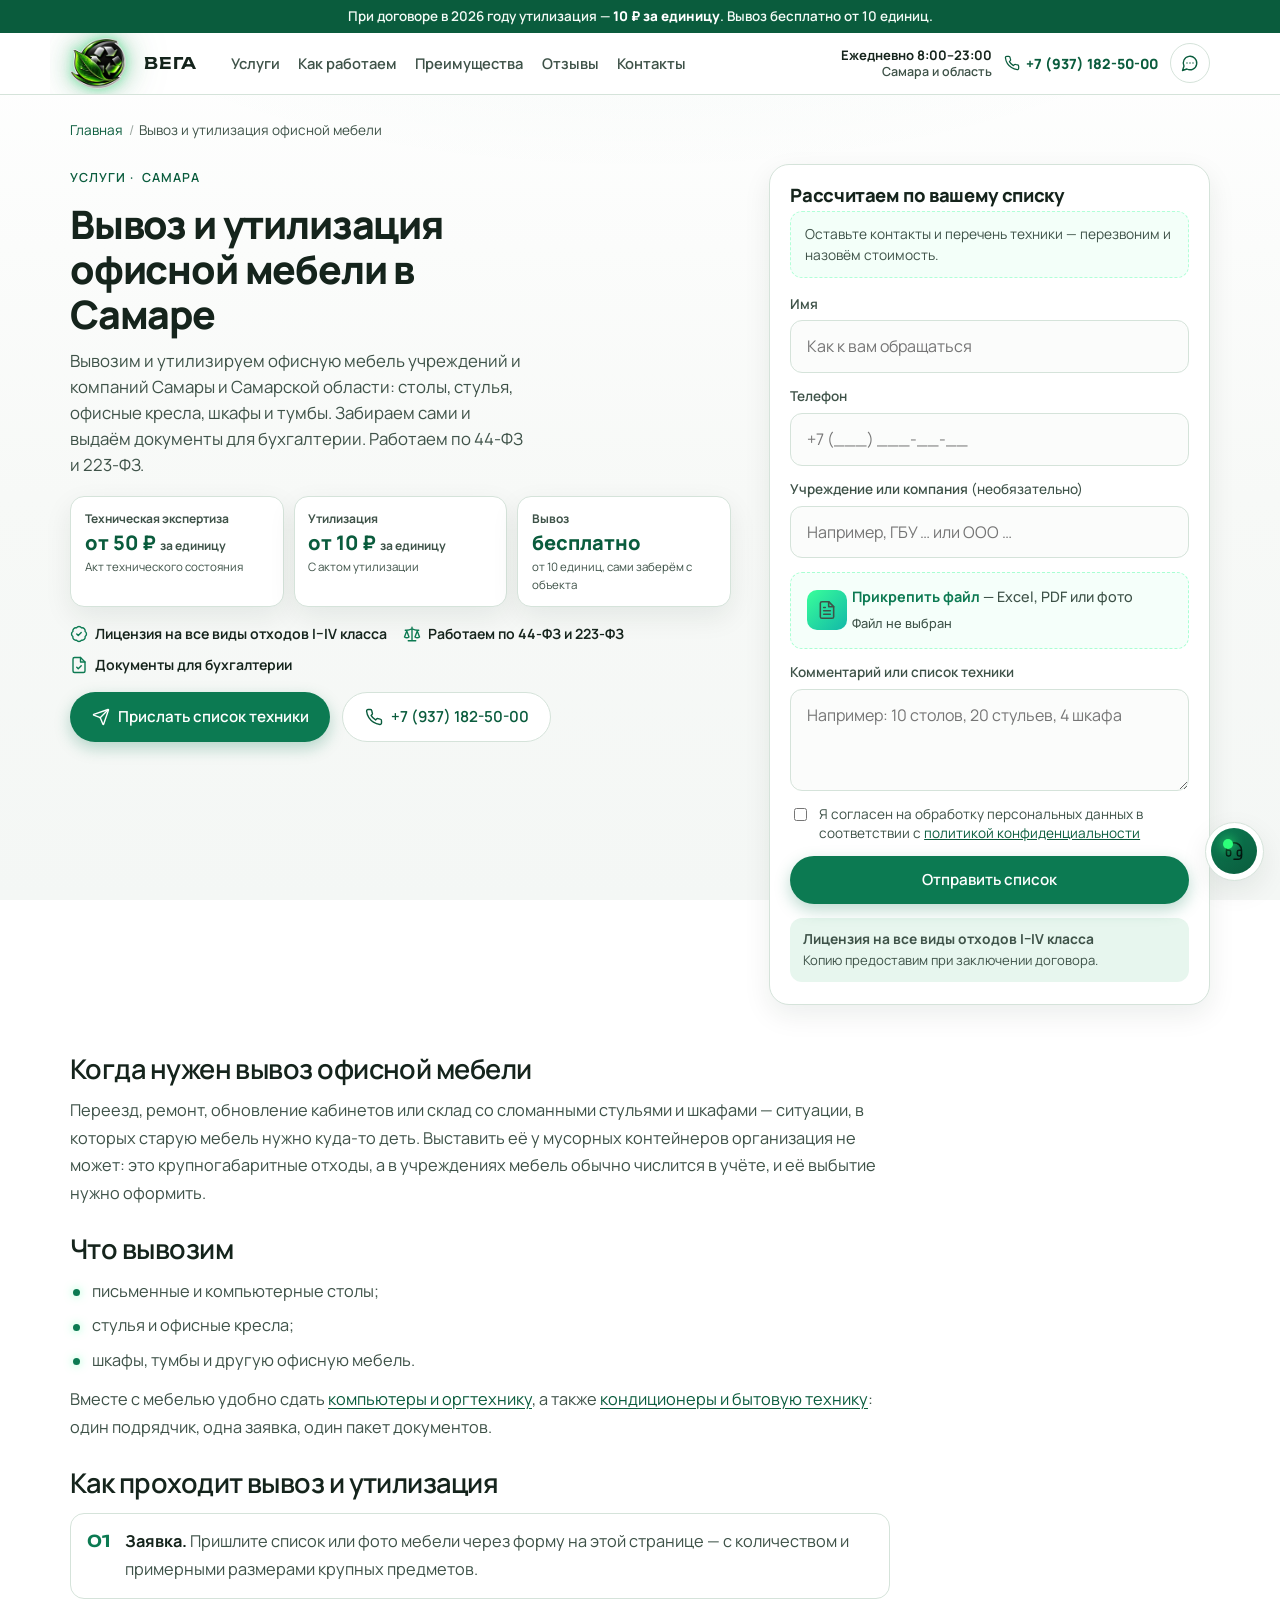
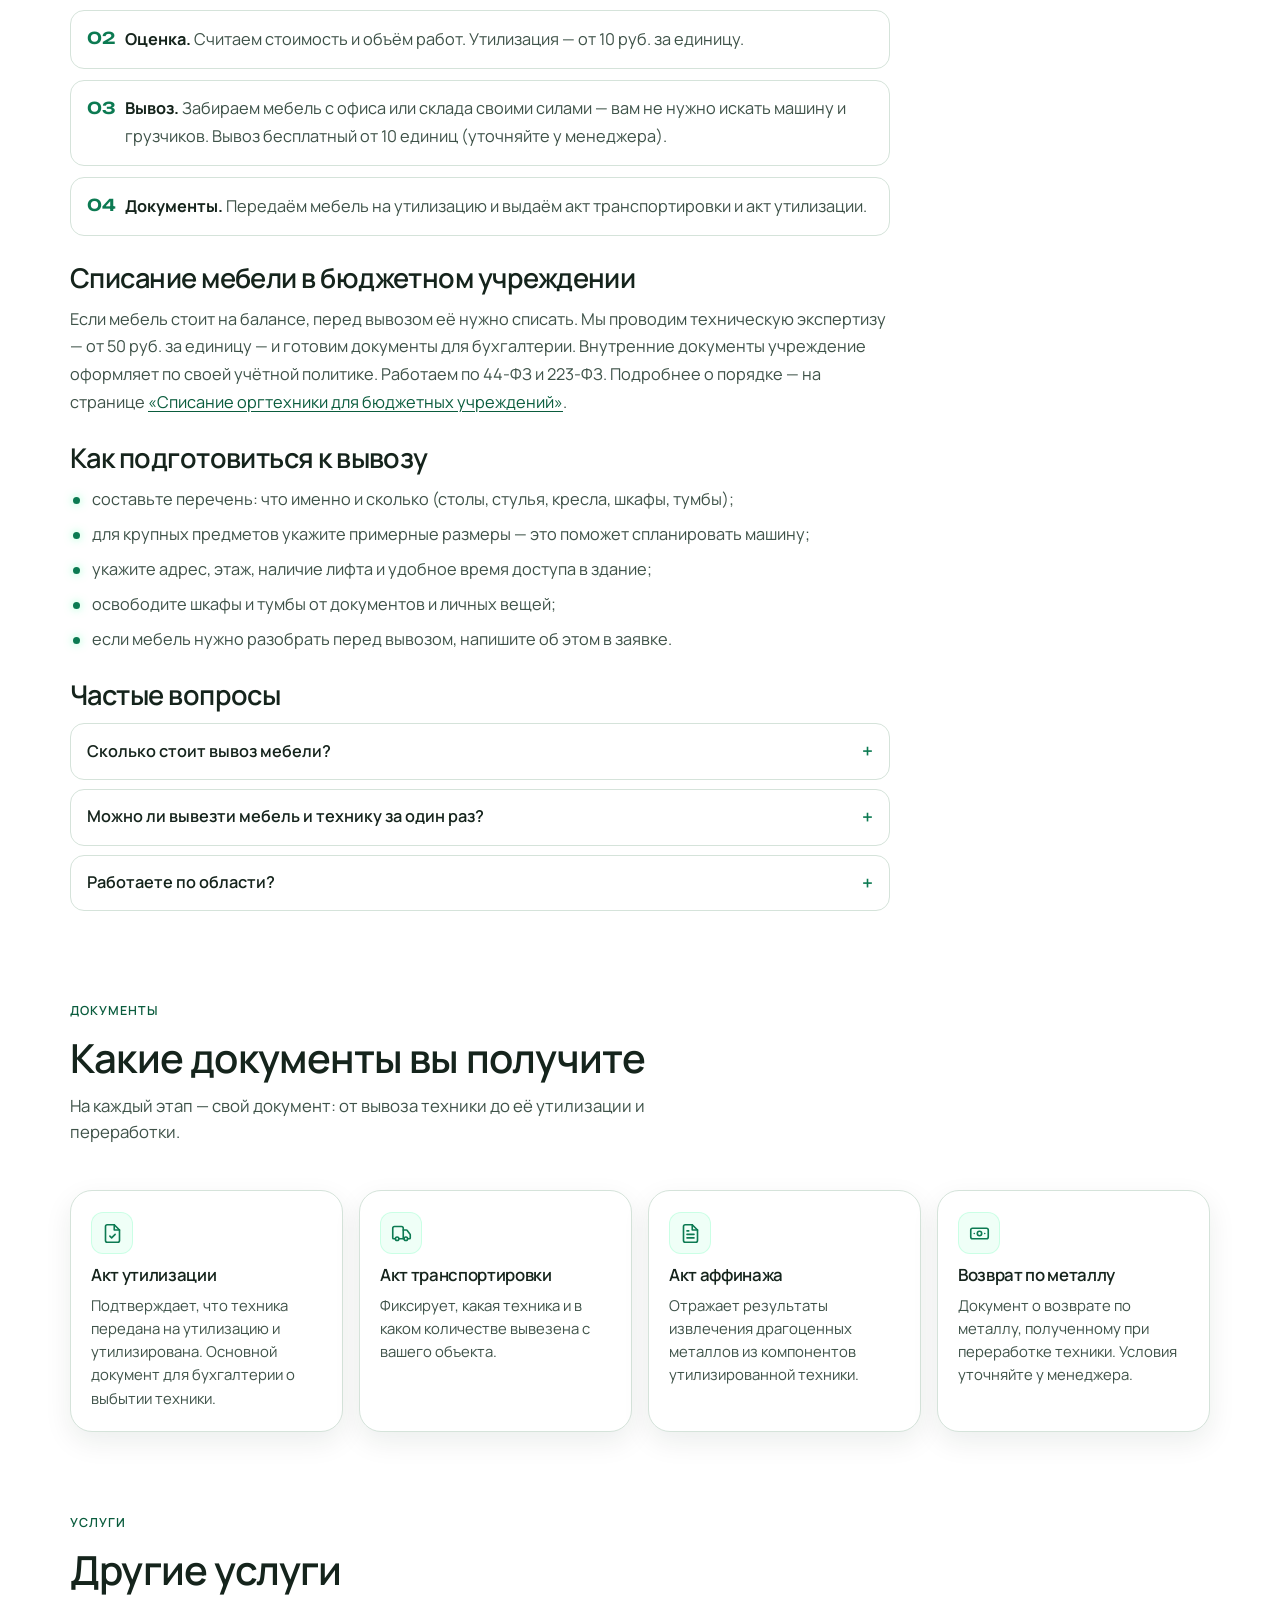
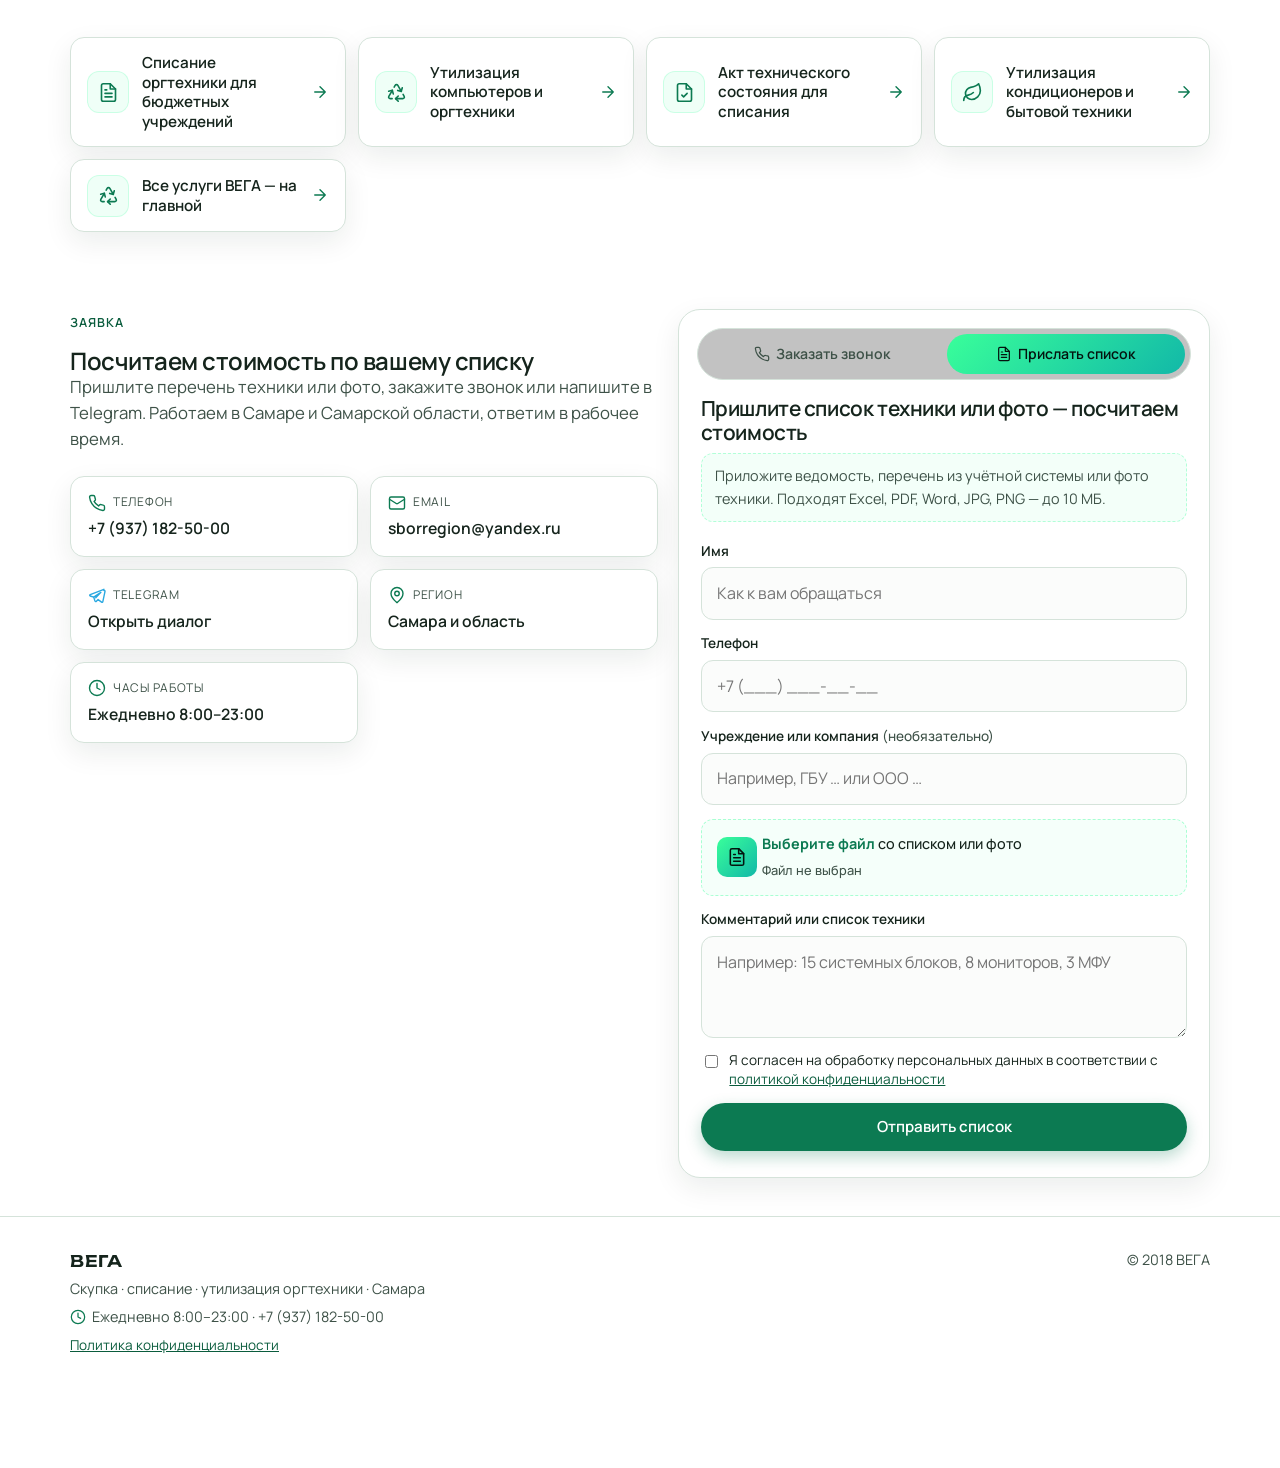
<file: vyvoz-i-utilizaciya-mebeli/index.html>
<!doctype html>
<html lang="ru">
  <head>
    <meta charset="UTF-8" />
    <link rel="icon" type="image/svg+xml" href="/favicon-v2.svg" />
    <link rel="apple-touch-icon" sizes="180x180" href="/apple-touch-icon.png" />
    <meta name="viewport" content="width=device-width, initial-scale=1.0" />
    <meta
      name="description"
      content="Вывоз и утилизация офисной мебели в Самаре: столы, стулья, кресла, шкафы и тумбы. Бесплатный вывоз от 10 единиц, документы для списания."
    />
    <title>Вывоз и утилизация офисной мебели в Самаре | ВЕГА</title>
    <link rel="canonical" href="https://sbor-region.ru/vyvoz-i-utilizaciya-mebeli/" />
    <meta property="og:type" content="article" />
    <meta property="og:locale" content="ru_RU" />
    <meta property="og:site_name" content="ВЕГА" />
    <meta property="og:url" content="https://sbor-region.ru/vyvoz-i-utilizaciya-mebeli/" />
    <meta property="og:title" content="Вывоз и утилизация офисной мебели в Самаре | ВЕГА" />
    <meta
      property="og:description"
      content="Вывоз и утилизация офисной мебели в Самаре: столы, стулья, кресла, шкафы и тумбы. Бесплатный вывоз от 10 единиц, документы для списания."
    />
    <meta property="og:image" content="https://sbor-region.ru/og-image.jpg" />
    <meta property="og:image:width" content="1200" />
    <meta property="og:image:height" content="630" />
    <meta property="og:image:alt" content="ВЕГА — списание и утилизация оргтехники в Самаре" />
    <meta name="twitter:card" content="summary_large_image" />
    <meta name="twitter:image" content="https://sbor-region.ru/og-image.jpg" />
    <meta name="twitter:title" content="Вывоз и утилизация офисной мебели в Самаре | ВЕГА" />
    <meta
      name="twitter:description"
      content="Вывоз и утилизация офисной мебели в Самаре: столы, стулья, кресла, шкафы и тумбы. Бесплатный вывоз от 10 единиц, документы для списания."
    />

        <meta name="robots" content="index, follow, max-image-preview:large" />
    <meta name="theme-color" content="#ffffff" />
    <meta name="format-detection" content="telephone=yes" />
    <script type="application/ld+json">{"@context": "https://schema.org", "@graph": [{"@type": "Service", "@id": "https://sbor-region.ru/vyvoz-i-utilizaciya-mebeli/#service", "name": "Вывоз и утилизация офисной мебели", "serviceType": "Вывоз и утилизация офисной мебели", "description": "Вывоз и утилизация офисной мебели в Самаре: столы, стулья, кресла, шкафы и тумбы. Бесплатный вывоз от 10 единиц, документы для списания.", "url": "https://sbor-region.ru/vyvoz-i-utilizaciya-mebeli/", "provider": {"@type": "Organization", "@id": "https://sbor-region.ru/#org", "name": "ВЕГА", "url": "https://sbor-region.ru/", "telephone": "+7 (937) 182-50-00", "email": "sborregion@yandex.ru", "openingHours": "Mo-Su 08:00-23:00"}, "areaServed": [{"@type": "City", "name": "Самара"}, {"@type": "AdministrativeArea", "name": "Самарская область"}], "offers": [{"@type": "Offer", "name": "Вывоз", "priceCurrency": "RUB", "priceSpecification": {"@type": "UnitPriceSpecification", "priceCurrency": "RUB", "unitText": "единица", "price": 0}, "areaServed": ["Самара", "Самарская область"], "eligibleQuantity": {"@type": "QuantitativeValue", "minValue": 10, "unitText": "единица"}, "description": "Вывоз — бесплатно от 10 единиц (уточняйте у менеджера)"}, {"@type": "Offer", "name": "Утилизация", "priceCurrency": "RUB", "priceSpecification": {"@type": "UnitPriceSpecification", "priceCurrency": "RUB", "unitText": "единица", "minPrice": 10}, "areaServed": ["Самара", "Самарская область"], "description": "Утилизация — от 10 руб. за единицу"}]}, {"@type": "BreadcrumbList", "itemListElement": [{"@type": "ListItem", "position": 1, "name": "Главная", "item": "https://sbor-region.ru/"}, {"@type": "ListItem", "position": 2, "name": "Вывоз и утилизация офисной мебели", "item": "https://sbor-region.ru/vyvoz-i-utilizaciya-mebeli/"}]}]}</script>
    <!-- Yandex.Metrika counter -->
    <script type="text/javascript">
      window.YM_ID = 114349653;
      (function(m,e,t,r,i,k,a){m[i]=m[i]||function(){(m[i].a=m[i].a||[]).push(arguments)};
      m[i].l=1*new Date();for (var j = 0; j < document.scripts.length; j++) {if (document.scripts[j].src === r) { return; }}
      k=e.createElement(t),a=e.getElementsByTagName(t)[0],k.async=1,k.src=r,a.parentNode.insertBefore(k,a)})
      (window, document, "script", "https://mc.yandex.ru/metrika/tag.js", "ym");
      ym(114349653, "init", {clickmap:true, trackLinks:true, accurateTrackBounce:true, webvisor:true});
    </script>
    <noscript><div><img src="https://mc.yandex.ru/watch/114349653" style="position:absolute; left:-9999px;" alt="" /></div></noscript>
    <!-- /Yandex.Metrika counter -->
    <link rel="preconnect" href="https://fonts.googleapis.com" />
    <link rel="preconnect" href="https://fonts.gstatic.com" crossorigin />
    <link rel="preload" as="style" href="https://fonts.googleapis.com/css2?family=Manrope:wght@400;500;600;700&family=Unbounded:wght@500;600;700&display=swap" />
    <link rel="stylesheet" href="https://fonts.googleapis.com/css2?family=Manrope:wght@400;500;600;700&family=Unbounded:wght@500;600;700&display=swap" media="print" onload="this.media='all'" />
    <noscript><link rel="stylesheet" href="https://fonts.googleapis.com/css2?family=Manrope:wght@400;500;600;700&family=Unbounded:wght@500;600;700&display=swap" /></noscript>
    <script type="module" crossorigin src="/assets/index-v20261119e.js"></script>
    <link rel="stylesheet" crossorigin href="/assets/index-BDVqrncC.css">
    <link rel="stylesheet" href="/assets/extra-v20261121a.css">
    <link rel="stylesheet" href="/assets/extra-v20261125e.css">
    <script type="module" src="/assets/extra-v20261125a.js"></script>
  </head>
  <body>
    <svg xmlns="http://www.w3.org/2000/svg" width="0" height="0" style="position:absolute;width:0;height:0;overflow:hidden" aria-hidden="true" focusable="false"><symbol id="i-banknote" viewBox="0 0 24 24" fill="none" stroke="currentColor" stroke-width="1.85" stroke-linecap="round" stroke-linejoin="round"><rect x="2" y="6" width="20" height="12" rx="2"/><circle cx="12" cy="12" r="2.5"/><path d="M6 12h.01M18 12h.01"/></symbol><symbol id="i-file-check" viewBox="0 0 24 24" fill="none" stroke="currentColor" stroke-width="1.85" stroke-linecap="round" stroke-linejoin="round"><path d="M14 2H6a2 2 0 0 0-2 2v16a2 2 0 0 0 2 2h12a2 2 0 0 0 2-2V8z"/><path d="M14 2v6h6"/><path d="m9 15 2 2 4-4"/></symbol><symbol id="i-file-text" viewBox="0 0 24 24" fill="none" stroke="currentColor" stroke-width="1.85" stroke-linecap="round" stroke-linejoin="round"><path d="M14 2H6a2 2 0 0 0-2 2v16a2 2 0 0 0 2 2h12a2 2 0 0 0 2-2V8z"/><path d="M14 2v6h6"/><path d="M16 13H8M16 17H8M10 9H8"/></symbol><symbol id="i-recycle" viewBox="0 0 24 24" fill="none" stroke="currentColor" stroke-width="1.85" stroke-linecap="round" stroke-linejoin="round"><path d="M7 19H4.815a1.83 1.83 0 0 1-1.57-.881 1.785 1.785 0 0 1-.004-1.784L7.196 9.5"/><path d="M11 19h8.203a1.83 1.83 0 0 0 1.556-.89 1.784 1.784 0 0 0 0-1.775l-1.226-2.12"/><path d="m14 16-3 3 3 3"/><path d="M8.293 13.596 7.196 9.5 3.1 10.598"/><path d="m9.344 5.811 1.093-1.892A1.83 1.83 0 0 1 11.985 3a1.784 1.784 0 0 1 1.546.888l3.943 6.843"/><path d="m13.378 9.633 4.096 1.098 1.097-4.096"/></symbol><symbol id="i-truck" viewBox="0 0 24 24" fill="none" stroke="currentColor" stroke-width="1.85" stroke-linecap="round" stroke-linejoin="round"><path d="M14 18V6a2 2 0 0 0-2-2H4a2 2 0 0 0-2 2v11a1 1 0 0 0 1 1h2"/><path d="M15 18H9"/><path d="M19 18h2a1 1 0 0 0 1-1v-3.65a1 1 0 0 0-.22-.624l-3.48-4.35A1 1 0 0 0 17.52 8H14"/><circle cx="17" cy="18" r="2"/><circle cx="7" cy="18" r="2"/></symbol><symbol id="i-hard-drive" viewBox="0 0 24 24" fill="none" stroke="currentColor" stroke-width="1.85" stroke-linecap="round" stroke-linejoin="round"><path d="M22 12H2"/><path d="M5.45 5.11 2 12v6a2 2 0 0 0 2 2h16a2 2 0 0 0 2-2v-6l-3.45-6.89A2 2 0 0 0 16.76 4H7.24a2 2 0 0 0-1.79 1.11z"/><path d="M6 16h.01M10 16h.01"/></symbol><symbol id="i-shield-check" viewBox="0 0 24 24" fill="none" stroke="currentColor" stroke-width="1.85" stroke-linecap="round" stroke-linejoin="round"><path d="M20 13c0 5-3.5 7.5-7.66 8.95a1 1 0 0 1-.67-.01C7.5 20.5 4 18 4 13V6a1 1 0 0 1 1-1c2 0 4.5-1.2 6.24-2.72a1.17 1.17 0 0 1 1.52 0C14.51 3.81 17 5 19 5a1 1 0 0 1 1 1z"/><path d="m9 12 2 2 4-4"/></symbol><symbol id="i-clipboard" viewBox="0 0 24 24" fill="none" stroke="currentColor" stroke-width="1.85" stroke-linecap="round" stroke-linejoin="round"><rect x="8" y="2" width="8" height="4" rx="1"/><path d="M16 4h2a2 2 0 0 1 2 2v14a2 2 0 0 1-2 2H6a2 2 0 0 1-2-2V6a2 2 0 0 1 2-2h2"/><path d="M12 11h4M12 16h4M8 11h.01M8 16h.01"/></symbol><symbol id="i-calculator" viewBox="0 0 24 24" fill="none" stroke="currentColor" stroke-width="1.85" stroke-linecap="round" stroke-linejoin="round"><rect x="4" y="2" width="16" height="20" rx="2"/><path d="M8 6h8M16 14v4M16 10h.01M12 10h.01M8 10h.01M12 14h.01M8 14h.01M12 18h.01M8 18h.01"/></symbol><symbol id="i-leaf" viewBox="0 0 24 24" fill="none" stroke="currentColor" stroke-width="1.85" stroke-linecap="round" stroke-linejoin="round"><path d="M11 20A7 7 0 0 1 9.8 6.1C15.5 5 17 4.48 19 2c1 2 2 4.18 2 8 0 5.5-4.78 10-10 10Z"/><path d="M2 21c0-3 1.85-5.36 5.08-6C9.5 14.52 12 13 13 12"/></symbol><symbol id="i-lock" viewBox="0 0 24 24" fill="none" stroke="currentColor" stroke-width="1.85" stroke-linecap="round" stroke-linejoin="round"><rect x="3" y="11" width="18" height="11" rx="2"/><path d="M7 11V7a5 5 0 0 1 10 0v4"/></symbol><symbol id="i-scale" viewBox="0 0 24 24" fill="none" stroke="currentColor" stroke-width="1.85" stroke-linecap="round" stroke-linejoin="round"><path d="m16 16 3-8 3 8c-.87.65-1.92 1-3 1s-2.13-.35-3-1Z"/><path d="m2 16 3-8 3 8c-.87.65-1.92 1-3 1s-2.13-.35-3-1Z"/><path d="M7 21h10M12 3v18M3 7h2c2 0 5-1 7-2 2 1 5 2 7 2h2"/></symbol><symbol id="i-user-check" viewBox="0 0 24 24" fill="none" stroke="currentColor" stroke-width="1.85" stroke-linecap="round" stroke-linejoin="round"><path d="M16 21v-2a4 4 0 0 0-4-4H6a4 4 0 0 0-4 4v2"/><circle cx="9" cy="7" r="4"/><path d="m16 11 2 2 4-4"/></symbol><symbol id="i-phone" viewBox="0 0 24 24" fill="none" stroke="currentColor" stroke-width="1.85" stroke-linecap="round" stroke-linejoin="round"><path d="M22 16.92v3a2 2 0 0 1-2.18 2 19.79 19.79 0 0 1-8.63-3.07 19.5 19.5 0 0 1-6-6 19.79 19.79 0 0 1-3.07-8.67A2 2 0 0 1 4.11 2h3a2 2 0 0 1 2 1.72 12.84 12.84 0 0 0 .7 2.81 2 2 0 0 1-.45 2.11L8.09 9.91a16 16 0 0 0 6 6l1.27-1.27a2 2 0 0 1 2.11-.45 12.84 12.84 0 0 0 2.81.7A2 2 0 0 1 22 16.92z"/></symbol><symbol id="i-mail" viewBox="0 0 24 24" fill="none" stroke="currentColor" stroke-width="1.85" stroke-linecap="round" stroke-linejoin="round"><rect x="2" y="4" width="20" height="16" rx="2"/><path d="m22 7-8.97 5.7a1.94 1.94 0 0 1-2.06 0L2 7"/></symbol><symbol id="i-clock" viewBox="0 0 24 24" fill="none" stroke="currentColor" stroke-width="1.85" stroke-linecap="round" stroke-linejoin="round"><circle cx="12" cy="12" r="10"/><path d="M12 6v6l4 2"/></symbol><symbol id="i-map-pin" viewBox="0 0 24 24" fill="none" stroke="currentColor" stroke-width="1.85" stroke-linecap="round" stroke-linejoin="round"><path d="M20 10c0 4.993-5.539 10.193-7.399 11.799a1 1 0 0 1-1.202 0C9.539 20.193 4 14.993 4 10a8 8 0 0 1 16 0"/><circle cx="12" cy="10" r="3"/></symbol><symbol id="i-telegram" viewBox="0 0 24 24" fill="none" stroke="currentColor" stroke-width="1.85" stroke-linecap="round" stroke-linejoin="round"><path d="M21.2 4.4 2.9 11.5c-.9.35-.85 1.6.06 1.88l4.6 1.4 1.75 5.4c.23.7 1.1.9 1.62.38l2.5-2.45 4.7 3.45c.62.46 1.5.12 1.66-.63l2.9-13.7c.18-.85-.66-1.55-1.47-1.23Z"/><path d="m7.6 14.8 9.6-6.3-6.9 7.3"/></symbol><symbol id="i-max" viewBox="0 0 24 24" fill="none" stroke="currentColor" stroke-width="1.85" stroke-linecap="round" stroke-linejoin="round"><path d="M12 21a9 9 0 1 0-8.1-5.1L3 21l5.1-.9A9 9 0 0 0 12 21Z"/><path d="M8 15V9.2l4 4 4-4V15"/></symbol><symbol id="i-message" viewBox="0 0 24 24" fill="none" stroke="currentColor" stroke-width="1.85" stroke-linecap="round" stroke-linejoin="round"><path d="M7.9 20A9 9 0 1 0 4 16.1L2 22Z"/><path d="M8 12h.01M12 12h.01M16 12h.01"/></symbol><symbol id="i-headset" viewBox="0 0 24 24" fill="none" stroke="currentColor" stroke-width="1.85" stroke-linecap="round" stroke-linejoin="round"><path d="M3 11h3a2 2 0 0 1 2 2v3a2 2 0 0 1-2 2H5a2 2 0 0 1-2-2v-5Zm0 0a9 9 0 1 1 18 0m0 0v5a2 2 0 0 1-2 2h-1a2 2 0 0 1-2-2v-3a2 2 0 0 1 2-2h3Z"/><path d="M21 16v2a4 4 0 0 1-4 4h-5"/></symbol><symbol id="i-x" viewBox="0 0 24 24" fill="none" stroke="currentColor" stroke-width="1.85" stroke-linecap="round" stroke-linejoin="round"><path d="M18 6 6 18M6 6l12 12"/></symbol><symbol id="i-pause" viewBox="0 0 24 24" fill="none" stroke="currentColor" stroke-width="1.85" stroke-linecap="round" stroke-linejoin="round"><rect x="6" y="4" width="4" height="16" rx="1"/><rect x="14" y="4" width="4" height="16" rx="1"/></symbol><symbol id="i-play" viewBox="0 0 24 24" fill="none" stroke="currentColor" stroke-width="1.85" stroke-linecap="round" stroke-linejoin="round"><path d="M6 4.5v15a1 1 0 0 0 1.5.86l12-7.5a1 1 0 0 0 0-1.72l-12-7.5A1 1 0 0 0 6 4.5Z"/></symbol><symbol id="i-badge-percent" viewBox="0 0 24 24" fill="none" stroke="currentColor" stroke-width="1.85" stroke-linecap="round" stroke-linejoin="round"><path d="M3.85 8.62a4 4 0 0 1 4.78-4.77 4 4 0 0 1 6.74 0 4 4 0 0 1 4.78 4.78 4 4 0 0 1 0 6.74 4 4 0 0 1-4.77 4.78 4 4 0 0 1-6.75 0 4 4 0 0 1-4.78-4.77 4 4 0 0 1 0-6.76Z"/><path d="m15 9-6 6M9 9h.01M15 15h.01"/></symbol><symbol id="i-check-circle" viewBox="0 0 24 24" fill="none" stroke="currentColor" stroke-width="1.85" stroke-linecap="round" stroke-linejoin="round"><circle cx="12" cy="12" r="10"/><path d="m8.5 12.5 2.5 2.5 5-5.5"/></symbol><symbol id="i-alert" viewBox="0 0 24 24" fill="none" stroke="currentColor" stroke-width="1.85" stroke-linecap="round" stroke-linejoin="round"><circle cx="12" cy="12" r="10"/><path d="M12 8v4.5M12 16h.01"/></symbol><symbol id="i-badge-check" viewBox="0 0 24 24" fill="none" stroke="currentColor" stroke-width="1.85" stroke-linecap="round" stroke-linejoin="round"><path d="M3.85 8.62a4 4 0 0 1 4.78-4.77 4 4 0 0 1 6.74 0 4 4 0 0 1 4.78 4.78 4 4 0 0 1 0 6.74 4 4 0 0 1-4.77 4.78 4 4 0 0 1-6.75 0 4 4 0 0 1-4.78-4.77 4 4 0 0 1 0-6.76Z"/><path d="m9 12 2 2 4-4"/></symbol><symbol id="i-quote" viewBox="0 0 24 24" fill="none" stroke="currentColor" stroke-width="1.85" stroke-linecap="round" stroke-linejoin="round"><path d="M3 21c3 0 7-1 7-8V5c0-1.25-.756-2.017-2-2H4c-1.25 0-2 .75-2 1.972V11c0 1.25.75 2 2 2 1 0 1 0 1 1v1c0 1-1 2-2 2s-1 .008-1 1.031V20c0 1 0 1 1 1z"/><path d="M15 21c3 0 7-1 7-8V5c0-1.25-.757-2.017-2-2h-4c-1.25 0-2 .75-2 1.972V11c0 1.25.75 2 2 2h.75c0 2.25.25 4-2.75 4v3c0 1 0 1 1 1z"/></symbol><symbol id="i-send" viewBox="0 0 24 24" fill="none" stroke="currentColor" stroke-width="1.85" stroke-linecap="round" stroke-linejoin="round"><path d="M14.54 21.69a.5.5 0 0 0 .94-.03l6.5-19a.5.5 0 0 0-.64-.64l-19 6.5a.5.5 0 0 0-.03.94l7.93 3.18a2 2 0 0 1 1.11 1.11z"/><path d="m21.85 2.15-10.94 10.94"/></symbol><symbol id="i-arrow-right" viewBox="0 0 24 24" fill="none" stroke="currentColor" stroke-width="1.85" stroke-linecap="round" stroke-linejoin="round"><path d="M5 12h14M12 5l7 7-7 7"/></symbol></svg>
    
    <div class="bg-stage" aria-hidden="true">
      <div class="bg-orb bg-orb--a"></div>
      <div class="bg-orb bg-orb--b"></div>
      <div class="bg-orb bg-orb--c"></div>
      <div class="bg-noise"></div>
    </div>

        <div class="promo-bar">При договоре в 2026 году утилизация — <strong>10 ₽ за единицу</strong>. Вывоз бесплатно от 10 единиц.</div>
    <header class="site-header glass" id="top">
      <div class="container header-inner">
        <a class="logo" href="/" aria-label="ВЕГА — на главную">
          <span class="lacq lacq--sm logo-mark logo-mark--img logo-shimmer logo-mark--glow" aria-hidden="true"><img src="/assets/vega-logo-header.svg" width="56" height="51" alt="" decoding="async"/></span>
          <span class="logo-text" data-brand>ВЕГА</span>
        </a>
        <nav class="nav" aria-label="Основная навигация">
          <a href="/#services">Услуги</a>
          <a href="/#process">Как работаем</a>
          <a href="/#benefits">Преимущества</a>
          <a href="/#reviews">Отзывы</a>
          <a href="/#contacts">Контакты</a>
        </nav>
        <div class="header-actions">
          <div class="header-hours"><b>Ежедневно 8:00–23:00</b>Самара и область</div>

          <a class="header-phone" data-phone-link href="tel:+79371825000"><svg class="ic" aria-hidden="true" focusable="false"><use href="#i-phone"/></svg><span data-phone-display>+7 (937) 182-50-00</span></a>
          <button
            type="button"
            class="btn btn-ghost btn-sm"
            data-open-messenger="chooser"
            aria-label="Задать вопрос онлайн"
          >
            <svg class="ic" aria-hidden="true" focusable="false"><use href="#i-message"/></svg>Онлайн
          </button>
        </div>
        <button class="nav-toggle" type="button" aria-label="Открыть меню" aria-expanded="false">
          <span></span><span></span>
        </button>
      </div>
    </header>

    <main class="svc-page">
      <section class="hero svc-hero" id="hero">
        <div class="container">
          <nav class="crumbs" aria-label="Хлебные крошки"><ol><li><a href="/">Главная</a></li><li aria-current="page">Вывоз и утилизация офисной мебели</li></ol></nav>
          <div class="svc-hero-grid">
            <div class="svc-hero-copy">
              <p class="eyebrow">Услуги · <span data-city>Самара</span></p>
              <h1 class="svc-title">Вывоз и утилизация офисной мебели в Самаре</h1>
              <p class="hero-lead svc-lead">Вывозим и утилизируем офисную мебель учреждений и компаний Самары и Самарской области: столы, стулья, офисные кресла, шкафы и тумбы. Забираем сами и выдаём документы для бухгалтерии. Работаем по 44-ФЗ и 223-ФЗ.</p>
            <div class="hero-prices" id="prices" aria-label="Стоимость работ">
              <div class="hero-price">
                <div class="lab">Техническая экспертиза</div>
                <div class="val">от 50 ₽ <span>за единицу</span></div>
                <div class="hint">Акт технического состояния</div>
              </div>
              <div class="hero-price">
                <div class="lab">Утилизация</div>
                <div class="val">от 10 ₽ <span>за единицу</span></div>
                <div class="hint">С актом утилизации</div>
              </div>
              <div class="hero-price">
                <div class="lab">Вывоз</div>
                <div class="val">бесплатно</div>
                <div class="hint">от 10 единиц, сами заберём с объекта</div>
              </div>
            </div>
            <ul class="hero-trust" aria-label="Коротко">
              <li><svg class="ic" aria-hidden="true" focusable="false"><use href="#i-badge-check"/></svg>Лицензия на все виды отходов I–IV класса</li>
              <li><svg class="ic" aria-hidden="true" focusable="false"><use href="#i-scale"/></svg>Работаем по 44-ФЗ и 223-ФЗ</li>
              <li><svg class="ic" aria-hidden="true" focusable="false"><use href="#i-file-check"/></svg>Документы для бухгалтерии</li>
            </ul>
              <div class="hero-cta">
                <a class="btn btn-primary" href="#hero-file-form"><svg class="ic" aria-hidden="true" focusable="false"><use href="#i-send"/></svg>Прислать список техники</a>
                <a class="btn btn-secondary" data-phone-link href="tel:+79371825000"><svg class="ic" aria-hidden="true" focusable="false"><use href="#i-phone"/></svg><span data-phone-display>+7 (937) 182-50-00</span></a>
              </div>
            </div>
          <aside class="hero-panel" id="hero-lead">
            <h2>Рассчитаем по вашему списку</h2>
            <p class="form-note">Оставьте контакты и перечень техники — перезвоним и назовём стоимость.</p>
            <form id="hero-file-form" class="lead-form" data-lead-kind="file" novalidate>
              <label class="hp-field" aria-hidden="true">Сайт<input type="text" name="website" tabindex="-1" autocomplete="off" /></label>
              <label><span>Имя</span><input type="text" name="name" autocomplete="name" required placeholder="Как к вам обращаться" /></label>
              <label><span>Телефон</span><input type="tel" name="phone" autocomplete="tel" required placeholder="+7 (___) ___-__-__" inputmode="tel" /></label>
              <label><span>Учреждение или компания <em>(необязательно)</em></span><input type="text" name="org" autocomplete="organization" placeholder="Например, ГБУ … или ООО …" /></label>
              <label class="file-drop">
                <input type="file" name="file" accept=".xls,.xlsx,.csv,.pdf,.doc,.docx,.jpg,.jpeg,.png,.webp,.heic,image/*" />
                <span class="file-drop-ic" aria-hidden="true"><svg class="ic" aria-hidden="true" focusable="false"><use href="#i-file-text"/></svg></span>
                <span class="file-drop-t"><b>Прикрепить файл</b> — Excel, PDF или фото</span>
                <span class="file-drop-n" data-file-name>Файл не выбран</span>
              </label>
              <label><span>Комментарий или список техники</span><textarea name="comment" rows="3" placeholder="Например: 10 столов, 20 стульев, 4 шкафа"></textarea></label>
              <label class="consent" style="display:flex;gap:.55rem;align-items:flex-start;font-size:.82rem;line-height:1.4">
                <input type="checkbox" name="consent" required style="width:auto;margin-top:.2rem;flex:none" />
                <span style="font-weight:400">Я согласен на обработку персональных данных в соответствии с <a href="/privacy.html" target="_blank" style="text-decoration:underline">политикой конфиденциальности</a></span>
              </label>
              <button type="submit" class="btn btn-primary btn-block">Отправить список</button>
              <p class="form-status" role="status" aria-live="polite" hidden></p>
            </form>
            <p class="license-text"><b>Лицензия на все виды отходов I–IV класса</b> Копию предоставим при заключении договора.</p>
          </aside>
          </div>
        </div>
      </section>


      <section class="section svc-body">
        <div class="container">
          <article class="svc-article prose">
<h2>Когда нужен вывоз офисной мебели</h2>
<p>Переезд, ремонт, обновление кабинетов или склад со сломанными стульями и шкафами — ситуации, в которых старую мебель нужно куда-то деть. Выставить её у мусорных контейнеров организация не может: это крупногабаритные отходы, а в учреждениях мебель обычно числится в учёте, и её выбытие нужно оформить.</p>

<h2>Что вывозим</h2>
<ul>
<li>письменные и компьютерные столы;</li>
<li>стулья и офисные кресла;</li>
<li>шкафы, тумбы и другую офисную мебель.</li>
</ul>
<p>Вместе с мебелью удобно сдать <a href="/utilizaciya-kompyuterov/">компьютеры и оргтехнику</a>, а также <a href="/utilizaciya-kondicionerov-i-tehniki/">кондиционеры и бытовую технику</a>: один подрядчик, одна заявка, один пакет документов.</p>

<h2>Как проходит вывоз и утилизация</h2>
<ol class="svc-steps">
<li><b>Заявка.</b> Пришлите список или фото мебели через форму на этой странице — с количеством и примерными размерами крупных предметов.</li>
<li><b>Оценка.</b> Считаем стоимость и объём работ. Утилизация — от 10 руб. за единицу.</li>
<li><b>Вывоз.</b> Забираем мебель с офиса или склада своими силами — вам не нужно искать машину и грузчиков. Вывоз бесплатный от 10 единиц (уточняйте у менеджера).</li>
<li><b>Документы.</b> Передаём мебель на утилизацию и выдаём акт транспортировки и акт утилизации.</li>
</ol>

<h2>Списание мебели в бюджетном учреждении</h2>
<p>Если мебель стоит на балансе, перед вывозом её нужно списать. Мы проводим техническую экспертизу — от 50 руб. за единицу — и готовим документы для бухгалтерии. Внутренние документы учреждение оформляет по своей учётной политике. Работаем по 44-ФЗ и 223-ФЗ. Подробнее о порядке — на странице <a href="/spisanie-orgtehniki/">«Списание оргтехники для бюджетных учреждений»</a>.</p>

<h2>Как подготовиться к вывозу</h2>
<ul>
<li>составьте перечень: что именно и сколько (столы, стулья, кресла, шкафы, тумбы);</li>
<li>для крупных предметов укажите примерные размеры — это поможет спланировать машину;</li>
<li>укажите адрес, этаж, наличие лифта и удобное время доступа в здание;</li>
<li>освободите шкафы и тумбы от документов и личных вещей;</li>
<li>если мебель нужно разобрать перед вывозом, напишите об этом в заявке.</li>
</ul>

<h2>Частые вопросы</h2>
<details><summary>Сколько стоит вывоз мебели?</summary><p>Вывоз бесплатный от 10 единиц — точные условия уточняйте у менеджера. Утилизация — от 10 руб. за единицу. Всем организациям, заключившим договор в 2026 году, утилизация — 10 руб. за единицу.</p></details>
<details><summary>Можно ли вывезти мебель и технику за один раз?</summary><p>Да, оформим одной заявкой: мебель, оргтехника и бытовая техника.</p></details>
<details><summary>Работаете по области?</summary><p>Да, в Самаре и Самарской области.</p></details>
          </article>
        </div>
      </section>

      <section class="section section-alt" id="documents">
        <div class="container">
          <div class="section-head">
            <p class="eyebrow">Документы</p>
            <h2>Какие документы вы получите</h2>
            <p class="section-lead">На каждый этап — свой документ: от вывоза техники до её утилизации и переработки.</p>
          </div>
          <div class="docs-grid"><article class="glass doc-card" data-reveal><span class="doc-ic" aria-hidden="true"><svg class="ic" aria-hidden="true" focusable="false"><use href="#i-file-check"/></svg></span><h3>Акт утилизации</h3><p>Подтверждает, что техника передана на утилизацию и утилизирована. Основной документ для бухгалтерии о выбытии техники.</p></article><article class="glass doc-card" data-reveal><span class="doc-ic" aria-hidden="true"><svg class="ic" aria-hidden="true" focusable="false"><use href="#i-truck"/></svg></span><h3>Акт транспортировки</h3><p>Фиксирует, какая техника и в каком количестве вывезена с вашего объекта.</p></article><article class="glass doc-card" data-reveal><span class="doc-ic" aria-hidden="true"><svg class="ic" aria-hidden="true" focusable="false"><use href="#i-file-text"/></svg></span><h3>Акт аффинажа</h3><p>Отражает результаты извлечения драгоценных металлов из компонентов утилизированной техники.</p></article><article class="glass doc-card" data-reveal><span class="doc-ic" aria-hidden="true"><svg class="ic" aria-hidden="true" focusable="false"><use href="#i-banknote"/></svg></span><h3>Возврат по металлу</h3><p>Документ о возврате по металлу, полученному при переработке техники. Условия уточняйте у менеджера.</p></article></div>
        </div>
      </section>

      <section class="section section-alt" id="related">
        <div class="container">
          <div class="section-head"><p class="eyebrow">Услуги</p><h2>Другие услуги</h2></div>
          <ul class="svc-links-grid"><li><a class="glass svc-link" href="/spisanie-orgtehniki/"><span class="doc-ic" aria-hidden="true"><svg class="ic" aria-hidden="true" focusable="false"><use href="#i-file-text"/></svg></span><span class="svc-link-t">Списание оргтехники для бюджетных учреждений</span><span class="svc-link-arr" aria-hidden="true"><svg class="ic" aria-hidden="true" focusable="false"><use href="#i-arrow-right"/></svg></span></a></li><li><a class="glass svc-link" href="/utilizaciya-kompyuterov/"><span class="doc-ic" aria-hidden="true"><svg class="ic" aria-hidden="true" focusable="false"><use href="#i-recycle"/></svg></span><span class="svc-link-t">Утилизация компьютеров и оргтехники</span><span class="svc-link-arr" aria-hidden="true"><svg class="ic" aria-hidden="true" focusable="false"><use href="#i-arrow-right"/></svg></span></a></li><li><a class="glass svc-link" href="/akt-tehnicheskogo-sostoyaniya/"><span class="doc-ic" aria-hidden="true"><svg class="ic" aria-hidden="true" focusable="false"><use href="#i-file-check"/></svg></span><span class="svc-link-t">Акт технического состояния для списания</span><span class="svc-link-arr" aria-hidden="true"><svg class="ic" aria-hidden="true" focusable="false"><use href="#i-arrow-right"/></svg></span></a></li><li><a class="glass svc-link" href="/utilizaciya-kondicionerov-i-tehniki/"><span class="doc-ic" aria-hidden="true"><svg class="ic" aria-hidden="true" focusable="false"><use href="#i-leaf"/></svg></span><span class="svc-link-t">Утилизация кондиционеров и бытовой техники</span><span class="svc-link-arr" aria-hidden="true"><svg class="ic" aria-hidden="true" focusable="false"><use href="#i-arrow-right"/></svg></span></a></li><li><a class="glass svc-link" href="/"><span class="doc-ic" aria-hidden="true"><svg class="ic" aria-hidden="true" focusable="false"><use href="#i-recycle"/></svg></span><span class="svc-link-t">Все услуги ВЕГА — на главной</span><span class="svc-link-arr" aria-hidden="true"><svg class="ic" aria-hidden="true" focusable="false"><use href="#i-arrow-right"/></svg></span></a></li></ul>
        </div>
      </section>

      <section class="section" id="contacts">
        <div class="container contacts-grid">
          <div class="contacts-copy" data-reveal>
            <p class="eyebrow">Заявка</p>
            <h2>Посчитаем стоимость по вашему списку</h2>
            <p class="section-lead">Пришлите перечень техники или фото, закажите звонок или напишите в Telegram. Работаем в Самаре и Самарской области, ответим в рабочее время.</p>
            <div class="contact-channels">
              <a class="glass channel-btn" data-phone-link href="tel:+79371825000"><span class="channel-label"><svg class="ic" aria-hidden="true" focusable="false"><use href="#i-phone"/></svg>Телефон</span><span class="channel-value" data-phone-display>+7 (937) 182-50-00</span></a>
              <a class="glass channel-btn" data-email-link href="mailto:sborregion@yandex.ru"><span class="channel-label"><svg class="ic" aria-hidden="true" focusable="false"><use href="#i-mail"/></svg>Email</span><span class="channel-value" data-email-display>sborregion@yandex.ru</span></a>
              <a class="glass channel-btn channel-btn--tg" href="https://t.me/Sbor163" target="_blank" rel="noopener noreferrer" data-messenger="telegram"><span class="channel-label"><svg class="ic" aria-hidden="true" focusable="false"><use href="#i-telegram"/></svg>Telegram</span><span class="channel-value">Открыть диалог</span></a>
              <div class="glass channel-btn channel-btn--static"><span class="channel-label"><svg class="ic" aria-hidden="true" focusable="false"><use href="#i-map-pin"/></svg>Регион</span><span class="channel-value">Самара и область</span></div>
              <div class="glass channel-btn channel-btn--static channel-btn--hours"><span class="channel-label"><svg class="ic" aria-hidden="true" focusable="false"><use href="#i-clock"/></svg>Часы работы</span><span class="channel-value">Ежедневно 8:00–23:00</span></div>
            </div>
          </div>
          <div class="glass form-card lead-card" id="callback" data-reveal>
            <div class="lead-tabs" role="tablist" aria-label="Способ заявки" data-lead-tabs>
              <button type="button" role="tab" class="lead-tab" id="tab-call" data-tab="call" aria-controls="panel-call" aria-selected="false" tabindex="-1"><svg class="ic" aria-hidden="true" focusable="false"><use href="#i-phone"/></svg>Заказать звонок</button>
              <button type="button" role="tab" class="lead-tab is-active" id="tab-file" data-tab="file" aria-controls="panel-file" aria-selected="true"><svg class="ic" aria-hidden="true" focusable="false"><use href="#i-file-text"/></svg>Прислать список</button>
            </div>
            <div class="lead-panel" role="tabpanel" id="panel-call" aria-labelledby="tab-call" hidden>


            <h3>Заказать звонок</h3>
            <p class="form-note">
              Оставьте номер — перезвоним в рабочее время. Быстрее всего — позвонить:
              <a data-phone-link href="tel:+79371825000"><strong data-phone-display style="white-space:nowrap">+7 (937) 182-50-00</strong></a>
            </p>
            <form id="callback-form" class="lead-form" novalidate>
              <label class="hp-field" aria-hidden="true">Сайт<input type="text" name="website" tabindex="-1" autocomplete="off" /></label>
              <label>
                <span>Имя</span>
                <input type="text" name="name" autocomplete="name" required placeholder="Как к вам обращаться" />
              </label>
              <label>
                <span>Телефон</span>
                <input
                  type="tel"
                  name="phone"
                  autocomplete="tel"
                  required
                  placeholder="+7 (___) ___-__-__"
                  inputmode="tel"
                />
              </label>
              <label>
                <span>Удобное время <em>(необязательно)</em></span>
                <input type="text" name="time" placeholder="Например, сегодня после 15:00" />
              </label>
              <label>
                <span>Комментарий</span>
                <textarea name="comment" rows="3" placeholder="Что нужно вывезти или списать?"></textarea>
              </label>
              <label class="consent" style="display:flex;gap:.55rem;align-items:flex-start;font-size:.82rem;line-height:1.4">
                <input type="checkbox" name="consent" required style="width:auto;margin-top:.2rem;flex:none" />
                <span style="font-weight:400">Я согласен на обработку персональных данных в соответствии с <a href="/privacy.html" target="_blank" style="text-decoration:underline">политикой конфиденциальности</a></span>
              </label>
              <button type="submit" class="btn btn-primary btn-block">Перезвоните мне</button>
              <p class="form-status" id="form-status" role="status" aria-live="polite" hidden></p>
            </form>
            </div>
            <div class="lead-panel" role="tabpanel" id="panel-file" aria-labelledby="tab-file">
            <h3>Пришлите список техники или фото — посчитаем стоимость</h3>
            <p class="form-note">Приложите ведомость, перечень из учётной системы или фото техники. Подходят Excel, PDF, Word, JPG, PNG — до 10 МБ.</p>
            <form id="file-form" class="lead-form" novalidate>
              <label class="hp-field" aria-hidden="true">Сайт<input type="text" name="website" tabindex="-1" autocomplete="off" /></label>
              <label><span>Имя</span><input type="text" name="name" autocomplete="name" required placeholder="Как к вам обращаться" /></label>
              <label><span>Телефон</span><input type="tel" name="phone" autocomplete="tel" required placeholder="+7 (___) ___-__-__" inputmode="tel" /></label>
              <label><span>Учреждение или компания <em>(необязательно)</em></span><input type="text" name="org" autocomplete="organization" placeholder="Например, ГБУ … или ООО …" /></label>
              <label class="file-drop">
                <input type="file" name="file" accept=".xls,.xlsx,.csv,.pdf,.doc,.docx,.jpg,.jpeg,.png,.webp,.heic,image/*" />
                <span class="file-drop-ic" aria-hidden="true"><svg class="ic" aria-hidden="true" focusable="false"><use href="#i-file-text"/></svg></span>
                <span class="file-drop-t"><b>Выберите файл</b> со списком или фото</span>
                <span class="file-drop-n" data-file-name>Файл не выбран</span>
              </label>
              <label><span>Комментарий или список техники</span><textarea name="comment" rows="3" placeholder="Например: 15 системных блоков, 8 мониторов, 3 МФУ"></textarea></label>
              <label class="consent" style="display:flex;gap:.55rem;align-items:flex-start;font-size:.82rem;line-height:1.4">
                <input type="checkbox" name="consent" required style="width:auto;margin-top:.2rem;flex:none" />
                <span style="font-weight:400">Я согласен на обработку персональных данных в соответствии с <a href="/privacy.html" target="_blank" style="text-decoration:underline">политикой конфиденциальности</a></span>
              </label>
              <button type="submit" class="btn btn-primary btn-block">Отправить список</button>
              <p class="form-status" role="status" aria-live="polite" hidden></p>
            </form>
            </div>
          </div>
        </div>
      </section>
    </main>

    <footer class="site-footer">
      <div class="container footer-inner">
        <div>
          <strong class="logo-text" data-brand>ВЕГА</strong>
          <p>Скупка · списание · утилизация оргтехники · <span data-city>Самара</span></p>
          <p class="footer-hours"><svg class="ic" aria-hidden="true" focusable="false"><use href="#i-clock"/></svg>Ежедневно 8:00–23:00 · <a href="tel:+79371825000">+7 (937) 182-50-00</a></p>
          <!-- TODO[REPLACE]: юр. реквизиты (ИНН, ОГРН, адрес) — не выдумывать -->
          <p class="legal-line" id="legal-line" hidden></p>
          <p class="legal-line"><a href="/privacy.html" style="text-decoration:underline">Политика конфиденциальности</a></p>
        </div>
        <p class="footer-note">
          © <span id="year">2018</span> <span data-brand>ВЕГА</span>
        </p>
      </div>
    </footer>

    
    <div class="mob-bar" aria-label="Быстрые действия">
      <a class="btn btn-ghost" data-phone-link href="tel:+79371825000">Позвонить</a>
      <a class="btn btn-primary" href="#hero-file-form">Оставить заявку</a>
    </div>

    <div class="chat-dock" id="chat-dock">
      <button
        type="button"
        class="chat-fab is-online"
        id="chat-fab"
        aria-label="Задать вопрос онлайн — менеджер онлайн"
        data-open-messenger="chooser"
      >
        <span class="chat-pulse" aria-hidden="true"></span>
        <span class="chat-online-dot" aria-hidden="true"></span>
        <span class="chat-fab-body">
          <span class="chat-fab-title">Задать вопрос онлайн</span>
          <span class="chat-fab-status">менеджер онлайн</span>
        </span>
        <span class="chat-avatar" aria-hidden="true"><svg class="ic" aria-hidden="true" focusable="false"><use href="#i-headset"/></svg></span>
      </button>
    </div>

    <div class="modal" id="messenger-modal" hidden>
      <div class="modal-backdrop" data-close-modal></div>
      <div class="glass modal-panel" role="dialog" aria-modal="true" aria-labelledby="messenger-title">
        <button type="button" class="modal-close" data-close-modal aria-label="Закрыть"><svg class="ic" aria-hidden="true" focusable="false"><use href="#i-x"/></svg></button>
        <h3 id="messenger-title">Как связаться?</h3>
        <p>Выберите удобный способ — откроется сразу.</p>
        <div class="modal-actions modal-actions--stack" id="modal-fallback-actions">
          <a class="btn btn-primary" data-phone-link href="tel:+79371825000"><svg class="ic" aria-hidden="true" focusable="false"><use href="#i-phone"/></svg>Позвонить</a>
          <a class="btn btn-secondary" data-email-link href="mailto:sborregion@yandex.ru"><svg class="ic" aria-hidden="true" focusable="false"><use href="#i-mail"/></svg>Написать на email</a>
          <a
            id="modal-max"
            class="btn btn-max"
            href="https://max.ru/u/f9LHodD0cOJhTyeif9vHuZFb9ZZM55hiYiT4rAvGvWeXcsyK72ipQbrWw3I"
            target="_blank"
            rel="noopener noreferrer"
          >
            <img class="ic ic-max" src="/assets/max-icon.svg" alt="" width="18" height="18" decoding="async"/>Max
          </a>
          <a
            id="modal-tg"
            class="btn btn-tg"
            href="https://t.me/Sbor163"
            target="_blank"
            rel="noopener noreferrer"
          >
            <svg class="ic" aria-hidden="true" focusable="false"><use href="#i-telegram"/></svg>Telegram
          </a>
        </div>
      </div>
    </div>

  </body>
</html>
</file>
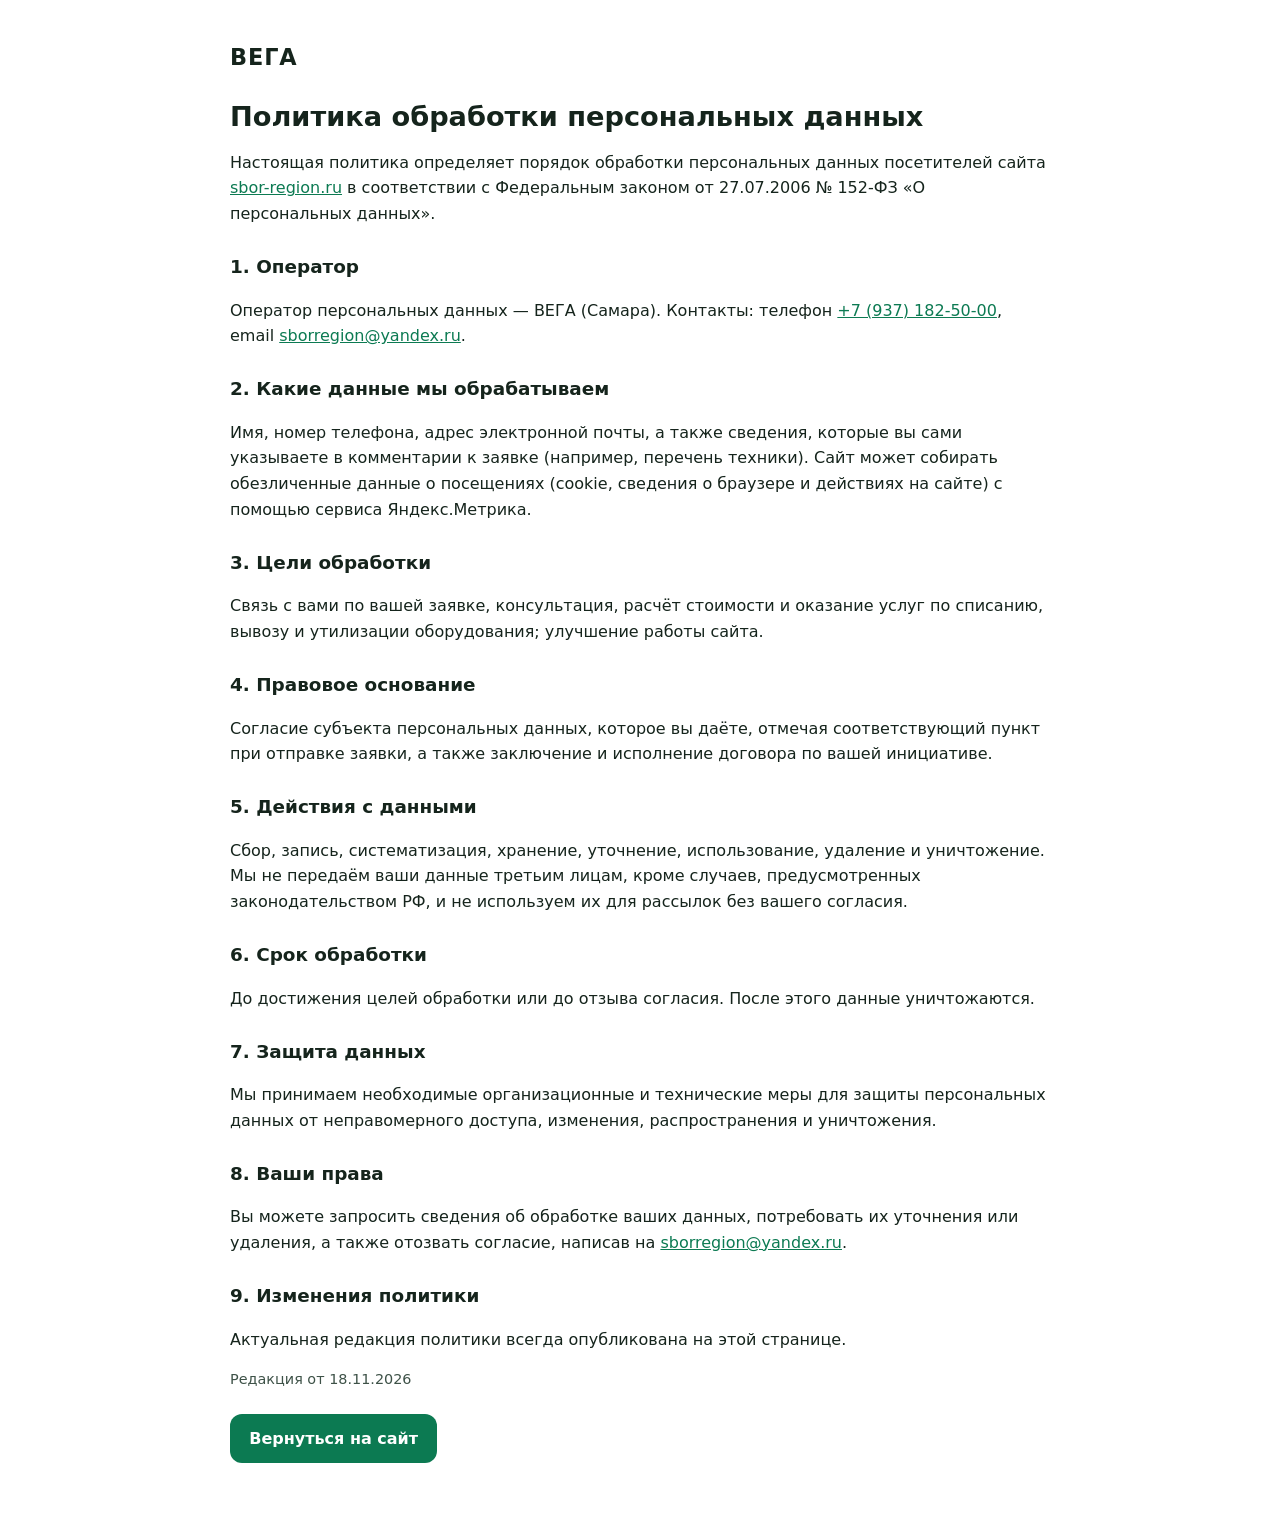
<file: privacy.html>
<!doctype html>
<html lang="ru">
<head>
<meta charset="UTF-8" />
<meta name="viewport" content="width=device-width, initial-scale=1.0" />
<link rel="icon" type="image/svg+xml" href="/favicon-v2.svg" />
<meta name="theme-color" content="#ffffff" />
<style>
body{margin:0;background:#ffffff;color:#15241c;font:16px/1.6 Manrope,system-ui,-apple-system,"Segoe UI",Roboto,Arial,sans-serif}
.wrap{max-width:820px;margin:0 auto;padding:2.5rem 1.25rem 3rem}
a{color:#0c7a52}
.logo{font-weight:800;font-size:1.4rem;letter-spacing:.04em;color:#15241c;text-decoration:none}
h1{font-size:1.7rem;line-height:1.25;margin:1.5rem 0 1rem}
h2{font-size:1.15rem;margin:1.6rem 0 .5rem}
.btn{display:inline-block;margin:.4rem .5rem 0 0;padding:.75rem 1.2rem;border-radius:12px;background:#0c7a52;color:#fff;font-weight:700;text-decoration:none}
.btn2{background:transparent;color:#0c7a52;border:1px solid #d5e3da}
.muted{color:#3e5248;font-size:.9rem}
</style>
<title>Политика конфиденциальности | ВЕГА</title>
<meta name="description" content="Политика обработки персональных данных сайта sbor-region.ru (ВЕГА, Самара)." />
<link rel="canonical" href="https://sbor-region.ru/privacy.html" />
    <!-- Yandex.Metrika counter -->
    <script type="text/javascript">
      window.YM_ID = 114349653;
      (function(m,e,t,r,i,k,a){m[i]=m[i]||function(){(m[i].a=m[i].a||[]).push(arguments)};
      m[i].l=1*new Date();for (var j = 0; j < document.scripts.length; j++) {if (document.scripts[j].src === r) { return; }}
      k=e.createElement(t),a=e.getElementsByTagName(t)[0],k.async=1,k.src=r,a.parentNode.insertBefore(k,a)})
      (window, document, "script", "https://mc.yandex.ru/metrika/tag.js", "ym");
      ym(114349653, "init", {clickmap:true, trackLinks:true, accurateTrackBounce:true, webvisor:true});
    </script>
    <noscript><div><img src="https://mc.yandex.ru/watch/114349653" style="position:absolute; left:-9999px;" alt="" /></div></noscript>
    <!-- /Yandex.Metrika counter -->
</head>
<body><div class="wrap">
<a class="logo" href="/">ВЕГА</a>
<h1>Политика обработки персональных данных</h1>
<p>Настоящая политика определяет порядок обработки персональных данных посетителей сайта <a href="https://sbor-region.ru/">sbor-region.ru</a> в соответствии с Федеральным законом от 27.07.2006 № 152-ФЗ «О персональных данных».</p>
<h2>1. Оператор</h2>
<p>Оператор персональных данных — ВЕГА (Самара). Контакты: телефон <a href="tel:+79371825000">+7 (937) 182-50-00</a>, email <a href="mailto:sborregion@yandex.ru">sborregion@yandex.ru</a>.</p>
<h2>2. Какие данные мы обрабатываем</h2>
<p>Имя, номер телефона, адрес электронной почты, а также сведения, которые вы сами указываете в комментарии к заявке (например, перечень техники). Сайт может собирать обезличенные данные о посещениях (cookie, сведения о браузере и действиях на сайте) с помощью сервиса Яндекс.Метрика.</p>
<h2>3. Цели обработки</h2>
<p>Связь с вами по вашей заявке, консультация, расчёт стоимости и оказание услуг по списанию, вывозу и утилизации оборудования; улучшение работы сайта.</p>
<h2>4. Правовое основание</h2>
<p>Согласие субъекта персональных данных, которое вы даёте, отмечая соответствующий пункт при отправке заявки, а также заключение и исполнение договора по вашей инициативе.</p>
<h2>5. Действия с данными</h2>
<p>Сбор, запись, систематизация, хранение, уточнение, использование, удаление и уничтожение. Мы не передаём ваши данные третьим лицам, кроме случаев, предусмотренных законодательством РФ, и не используем их для рассылок без вашего согласия.</p>
<h2>6. Срок обработки</h2>
<p>До достижения целей обработки или до отзыва согласия. После этого данные уничтожаются.</p>
<h2>7. Защита данных</h2>
<p>Мы принимаем необходимые организационные и технические меры для защиты персональных данных от неправомерного доступа, изменения, распространения и уничтожения.</p>
<h2>8. Ваши права</h2>
<p>Вы можете запросить сведения об обработке ваших данных, потребовать их уточнения или удаления, а также отозвать согласие, написав на <a href="mailto:sborregion@yandex.ru">sborregion@yandex.ru</a>.</p>
<h2>9. Изменения политики</h2>
<p>Актуальная редакция политики всегда опубликована на этой странице.</p>
<p class="muted">Редакция от 18.11.2026</p>
<p><a class="btn" href="/">Вернуться на сайт</a></p>
</div></body></html>
</file>
<file: assets/index-BDVqrncC.css>
:root{--bg-deep:#071411;--bg-mid:#0c1f1a;--graph:#141a17;--glass:#12241e8c;--glass-strong:#0c1c17b8;--glass-border:#78ffc824;--glass-highlight:#ffffff14;--text:#e8f5ef;--text-muted:#d2e8deb8;--neon:#39ff9a;--neon-soft:#39ff9a59;--cyan:#3de0d0;--cyan-soft:#3de0d047;--danger:#ff6b6b;--radius:22px;--radius-sm:14px;--header-h:72px;--shadow-glow:0 0 40px #39ff9a1f;--font-display:"Unbounded", system-ui, sans-serif;--font-body:"Manrope", system-ui, sans-serif;--ease:cubic-bezier(.22, 1, .36, 1);--lightningcss-light: ;--lightningcss-dark:initial;color-scheme:dark}*,:before,:after{box-sizing:border-box}html{scroll-behavior:smooth;scroll-padding-top:96px}body{min-height:100vh;font-family:var(--font-body);color:var(--text);background:var(--bg-deep);-webkit-font-smoothing:antialiased;margin:0;font-size:16px;line-height:1.55;overflow-x:hidden}img,svg{max-width:100%;display:block}a{color:inherit;text-decoration:none}button,input,textarea{font:inherit;color:inherit}button{cursor:pointer;background:0 0;border:0}ul,ol{margin:0;padding:0;list-style:none}h1,h2,h3{font-family:var(--font-display);letter-spacing:-.02em;margin:0;font-weight:600;line-height:1.15}p{margin:0}.container{width:min(1140px,100% - 2rem);margin-inline:auto}.bg-stage{z-index:-2;background:radial-gradient(1200px 700px at 10% -10%,#39ff9a24,#0000 55%),radial-gradient(900px 600px at 90% 10%,#3de0d01a,#0000 50%),linear-gradient(160deg,#06110e 0%,#0b1c17 45%,#0a1412 100%);position:fixed;inset:0;overflow:hidden}.bg-orb{filter:blur(60px);opacity:.55;will-change:transform;border-radius:50%;animation:28s ease-in-out infinite alternate orb-drift;position:absolute}.bg-orb--a{background:radial-gradient(circle,#39ff9a59,#0000 70%);width:42vw;height:42vw;top:8%;left:-8%}.bg-orb--b{background:radial-gradient(circle,#3de0d047,#0000 70%);width:36vw;height:36vw;animation-duration:34s;animation-delay:-8s;top:30%;right:-10%}.bg-orb--c{background:radial-gradient(circle,#145a468c,#0000 70%);width:50vw;height:50vw;animation-duration:40s;animation-delay:-16s;bottom:-20%;left:25%}.bg-noise{opacity:.045;pointer-events:none;mix-blend-mode:soft-light;background-image:url("data:image/svg+xml,%3Csvg viewBox='0 0 200 200' xmlns='http://www.w3.org/2000/svg'%3E%3Cfilter id='n'%3E%3CfeTurbulence type='fractalNoise' baseFrequency='0.85' numOctaves='3' stitchTiles='stitch'/%3E%3C/filter%3E%3Crect width='100%25' height='100%25' filter='url(%23n)'/%3E%3C/svg%3E");position:absolute;inset:0}@keyframes orb-drift{0%{transform:translate(0,0)scale(1)}50%{transform:translate(4%,-3%)scale(1.08)}to{transform:translate(-3%,5%)scale(.96)}}.section:before{content:"";background:linear-gradient(135deg, var(--neon-soft), transparent);filter:blur(28px);opacity:.25;pointer-events:none;z-index:-1;border-radius:42% 58% 55% 45%/48% 42% 58% 52%;width:280px;height:280px;animation:16s ease-in-out infinite morph;position:absolute;top:10%;left:-40px}@keyframes morph{0%,to{border-radius:42% 58% 55% 45%/48% 42% 58% 52%;transform:translate(0)rotate(0)}50%{border-radius:58% 42% 45% 55%/40% 55% 45% 60%;transform:translate(30px,20px)rotate(18deg)}}.glass{background:linear-gradient(145deg, var(--glass-highlight), transparent 40%), var(--glass);border:1px solid var(--glass-border);-webkit-backdrop-filter:blur(18px)saturate(140%);box-shadow:inset 0 1px #ffffff14,0 18px 50px #00000047}.site-header{z-index:50;border-radius:999px;width:min(1140px,100% - 1.5rem);margin:12px auto 0;padding:.55rem .85rem;position:sticky;top:12px}.header-inner{align-items:center;gap:1rem;width:100%;display:flex}.logo{flex-shrink:0;align-items:center;gap:.65rem;display:inline-flex}.logo-mark{background:radial-gradient(circle at 30% 30%, var(--cyan), transparent 55%), linear-gradient(145deg, var(--neon), #128a5c);width:28px;height:28px;box-shadow:0 0 18px var(--neon-soft);border-radius:9px}.logo-text{font-family:var(--font-display);letter-spacing:-.02em;font-size:1rem;font-weight:600}.nav{flex:1;gap:1.15rem;margin-left:1rem;display:flex}.nav a{color:var(--text-muted);transition:color .2s var(--ease);font-size:.92rem;font-weight:500;position:relative}.nav a:hover,.nav a:focus-visible{color:var(--text)}.nav a:after{content:"";background:var(--neon);transform-origin:0;height:2px;transition:transform .25s var(--ease);border-radius:2px;position:absolute;bottom:-4px;left:0;right:0;transform:scaleX(0)}.nav a:hover:after,.nav a:focus-visible:after{transform:scaleX(1)}.header-actions{align-items:center;gap:.75rem;display:flex}.header-phone{color:var(--cyan);white-space:nowrap;font-size:.88rem;font-weight:600}.nav-toggle{border:1px solid var(--glass-border);border-radius:12px;flex-direction:column;justify-content:center;align-items:center;gap:5px;width:42px;height:42px;display:none}.nav-toggle span{background:var(--text);width:16px;height:2px;transition:transform .25s var(--ease);border-radius:2px;display:block}.btn{min-height:48px;transition:transform .2s var(--ease), box-shadow .2s var(--ease), background .2s var(--ease), border-color .2s var(--ease);border-radius:999px;justify-content:center;align-items:center;gap:.5rem;padding:.75rem 1.35rem;font-size:.95rem;font-weight:600;display:inline-flex;position:relative;overflow:hidden}.btn:after{content:"";background:radial-gradient(circle at var(--rx,50%) var(--ry,50%), #ffffff47, transparent 45%);opacity:0;transition:opacity .35s var(--ease);pointer-events:none;position:absolute;inset:0}.btn:hover{transform:translateY(-1px)}.btn:active{transform:translateY(0)}.btn:hover:after,.btn:focus-visible:after{opacity:1}.btn-primary{color:#04140f;background:linear-gradient(135deg,#39ff9a 0%,#1ecf88 45%,#12b8a8 100%);box-shadow:0 10px 30px #39ff9a47}.btn-secondary,.btn-ghost{border:1px solid var(--glass-border);color:var(--text);background:#ffffff0a}.btn-sm{min-height:38px;padding:.4rem .95rem;font-size:.85rem}.btn-block{width:100%}.btn-max{color:#04140f;background:linear-gradient(135deg,#39ff9a,#12b8a8)}.btn-tg{color:#fff;background:linear-gradient(135deg,#2aa8e0,#1b7fb8)}.hero{padding:clamp(2.5rem,6vw,4.5rem) 0 2rem;position:relative}.hero-grid{grid-template-columns:1.05fr 1fr;align-items:center;gap:clamp(1.5rem,4vw,3rem);display:grid}.eyebrow{letter-spacing:.08em;text-transform:uppercase;color:var(--cyan);align-items:center;gap:.5rem;margin-bottom:.9rem;font-size:.78rem;font-weight:600;display:inline-flex}.brand-hero{background:linear-gradient(120deg, #fff 10%, var(--neon) 55%, var(--cyan) 100%);color:#0000;text-shadow:0 0 40px #39ff9a33;-webkit-background-clip:text;background-clip:text;margin-bottom:.45rem;font-size:clamp(2.6rem,6vw,4.2rem);display:block}.hero-line{color:var(--text);max-width:18ch;font-size:clamp(1.25rem,2.6vw,1.85rem);font-weight:500;display:block}.hero-lead{color:var(--text-muted);max-width:38ch;margin-top:1.15rem;font-size:1.05rem}.hero-cta{flex-wrap:wrap;gap:.75rem;margin-top:1.6rem;display:flex}.hero-trust{flex-wrap:wrap;gap:.55rem 1rem;margin-top:1.5rem;display:flex}.hero-trust li{color:var(--text-muted);padding-left:1rem;font-size:.88rem;position:relative}.hero-trust li:before{content:"";background:var(--neon);width:6px;height:6px;box-shadow:0 0 10px var(--neon);border-radius:50%;position:absolute;top:.45em;left:0}.hero-stage{border-radius:calc(var(--radius) + 6px);min-height:320px;box-shadow:var(--shadow-glow);padding:.75rem;position:relative;overflow:hidden}.hero-stage canvas{border-radius:var(--radius);background:radial-gradient(at 70% 40%,#39ff9a14,#0000 50%),linear-gradient(#0a1814 0%,#071210 100%);width:100%;height:auto;display:block}.stage-caption{letter-spacing:.04em;text-transform:uppercase;color:var(--text-muted);border:1px solid var(--glass-border);-webkit-backdrop-filter:blur(8px);backdrop-filter:blur(8px);background:#00000059;border-radius:999px;padding:.35rem .7rem;font-size:.75rem;position:absolute;bottom:1.1rem;left:1.1rem}.section{padding:clamp(3.5rem,8vw,6rem) 0;position:relative}.section-alt{background:linear-gradient(#0000,#081e188c,#0000)}.section-head{max-width:620px;margin-bottom:clamp(1.8rem,4vw,2.8rem)}.section-head h2{margin-bottom:.75rem;font-size:clamp(1.7rem,3.5vw,2.5rem)}.section-lead{color:var(--text-muted);font-size:1.05rem}.bento{perspective:1000px;grid-template-columns:repeat(12,1fr);gap:1rem;display:grid}.bento-card{border-radius:var(--radius);transition:transform .35s var(--ease), border-color .35s var(--ease), box-shadow .35s var(--ease);padding:1.4rem 1.35rem 1.5rem}.bento-card:hover{border-color:#39ff9a59;transform:translateY(-4px);box-shadow:inset 0 1px #ffffff1a,0 20px 50px #00000059,0 0 30px #39ff9a14}.service-card--buy,.service-card--writeoff,.service-card--recycle{grid-column:span 4;min-height:320px}.service-card--extra{flex-direction:column;grid-column:span 6;gap:.45rem;min-height:auto;padding-block:1.25rem;display:flex}.service-icon{width:48px;height:48px;color:var(--neon);filter:drop-shadow(0 0 10px var(--neon-soft));margin-bottom:1rem}.service-card h3{margin-bottom:.65rem;font-size:1.35rem}.service-card p{color:var(--text-muted);margin-bottom:1rem}.service-card ul{gap:.45rem;display:grid}.service-card li{color:var(--text);padding-left:1rem;font-size:.92rem;position:relative}.service-card li:before{content:"";background:var(--cyan);border-radius:50%;width:6px;height:6px;position:absolute;top:.55em;left:0}.process-track{counter-reset:none;grid-template-columns:repeat(4,1fr);gap:1rem;display:grid}.process-step{border-radius:var(--radius);padding:1.35rem 1.2rem 1.45rem;position:relative;overflow:hidden}.process-step:after{content:"";background:radial-gradient(circle, var(--neon-soft), transparent 70%);opacity:.45;width:120px;height:120px;position:absolute;inset:auto -20% -40% auto}.step-num{font-family:var(--font-display);color:var(--neon);letter-spacing:.08em;margin-bottom:.85rem;font-size:.85rem;display:block}.process-step h3{margin-bottom:.5rem;font-size:1.15rem}.process-step p{color:var(--text-muted);font-size:.95rem}.benefits-grid{perspective:1000px;grid-template-columns:repeat(4,1fr);gap:1rem;display:grid}.benefit-card{border-radius:var(--radius);min-height:170px;padding:1.4rem 1.25rem}.benefit-card h3{color:var(--neon);margin-bottom:.55rem;font-size:1.1rem}.benefit-card p{color:var(--text-muted)}.contacts-grid{grid-template-columns:1.05fr .95fr;align-items:start;gap:1.25rem;display:grid}.contact-channels{grid-template-columns:1fr 1fr;gap:.75rem;margin-top:1.5rem;display:grid}.channel-btn{border-radius:var(--radius-sm);transition:transform .25s var(--ease), border-color .25s var(--ease), box-shadow .25s var(--ease);flex-direction:column;gap:.25rem;padding:1rem 1.05rem;display:flex}.channel-btn:hover{border-color:#3de0d073;transform:translateY(-2px);box-shadow:0 0 24px #3de0d01f}.channel-label{letter-spacing:.06em;text-transform:uppercase;color:var(--text-muted);font-size:.75rem}.channel-value{font-size:.98rem;font-weight:600}.channel-btn--tg:hover{border-color:#2aa8e08c}.channel-btn--max:hover{border-color:#39ff9a8c}.channel-btn--static{cursor:default}.channel-btn--static:hover{border-color:var(--glass-border);box-shadow:none;transform:none}.channel-btn[hidden],.btn[hidden],a[hidden]{display:none!important}.messengers-hint{color:var(--text-muted);margin-top:1rem;font-size:.88rem;line-height:1.45}.messengers-hint code,.form-note code{color:var(--cyan);font-family:ui-monospace,SFMono-Regular,Menlo,Consolas,monospace;font-size:.84em}.legal-line{color:var(--text-muted);margin-top:.45rem;font-size:.85rem}.form-card{border-radius:var(--radius);padding:1.5rem 1.35rem 1.6rem}.form-card h3{margin-bottom:.5rem;font-size:1.3rem}.form-note{color:var(--text-muted);background:#39ff9a0f;border:1px dashed #39ff9a59;border-radius:12px;margin-bottom:1.15rem;padding:.7rem .85rem;font-size:.9rem}#callback-form{gap:.85rem;display:grid}#callback-form label{gap:.35rem;display:grid}#callback-form label span{font-size:.85rem;font-weight:600}#callback-form label em{color:var(--text-muted);font-style:normal;font-weight:500}#callback-form input,#callback-form textarea{border:1px solid var(--glass-border);width:100%;transition:border-color .2s var(--ease), box-shadow .2s var(--ease);background:#00000047;border-radius:12px;outline:none;padding:.8rem .95rem}#callback-form input:focus,#callback-form textarea:focus{border-color:#39ff9a8c;box-shadow:0 0 0 3px #39ff9a1f}.form-status{color:var(--neon);margin-top:.35rem;font-size:.92rem}.form-status.is-error{color:var(--danger)}.site-footer{border-top:1px solid #ffffff0f;padding:2rem 0 7rem}.footer-inner{color:var(--text-muted);flex-wrap:wrap;justify-content:space-between;gap:1rem;font-size:.9rem;display:flex}.footer-inner .logo-text{color:var(--text);margin-bottom:.25rem;display:block}.chat-dock{z-index:60;position:fixed;bottom:1.1rem;right:1.1rem}.chat-fab{-webkit-backdrop-filter:blur(16px);backdrop-filter:blur(16px);text-align:left;max-width:min(320px,100vw - 2rem);transition:transform .25s var(--ease), box-shadow .25s var(--ease);background:linear-gradient(145deg,#122820eb,#0a1814e0);border:1px solid #39ff9a59;border-radius:999px;align-items:center;gap:.75rem;padding:.7rem .85rem .7rem 1rem;display:flex;position:relative;box-shadow:0 12px 40px #0006,0 0 0 1px #39ff9a14,0 0 28px #39ff9a2e}.chat-fab:hover{transform:translateY(-2px)scale(1.02);box-shadow:0 16px 44px #00000073,0 0 36px #39ff9a47}.chat-fab.is-online{animation:2.8s ease-in-out infinite fab-glow}@keyframes fab-glow{0%,to{box-shadow:0 12px 40px #0006,0 0 20px #39ff9a29}50%{box-shadow:0 12px 40px #0006,0 0 36px #39ff9a61}}.chat-pulse{pointer-events:none;background:0 0;border-radius:50%;width:10px;height:10px;position:absolute;top:1.05rem;left:1.05rem}.chat-pulse:before,.chat-pulse:after{content:"";border:2px solid var(--neon);opacity:0;border-radius:50%;animation:2.2s ease-out infinite pulse-ring;position:absolute;inset:-4px}.chat-pulse:after{animation-delay:.7s}@keyframes pulse-ring{0%{opacity:.8;transform:scale(.6)}to{opacity:0;transform:scale(2.4)}}.chat-online-dot{background:#2dff7a;border-radius:50%;width:10px;height:10px;animation:1.8s ease-in-out infinite online-blink;position:absolute;top:1.05rem;left:1.05rem;box-shadow:0 0 12px #2dff7a}@keyframes online-blink{0%,to{opacity:1;transform:scale(1)}50%{opacity:.65;transform:scale(.92)}}.chat-fab-body{flex-direction:column;gap:.1rem;min-width:0;padding-left:1.1rem;display:flex}.chat-fab-title{white-space:nowrap;font-size:.92rem;font-weight:700}.chat-fab-status{color:var(--neon);font-size:.75rem;font-weight:600}.chat-avatar{width:42px;height:42px;font-family:var(--font-display);color:#04140f;background:linear-gradient(145deg, var(--neon), var(--cyan));border-radius:50%;flex-shrink:0;place-items:center;font-size:.9rem;font-weight:600;display:grid}.modal[hidden]{display:none}.modal{z-index:80;place-items:center;padding:1rem;display:grid;position:fixed;inset:0}.modal-backdrop{-webkit-backdrop-filter:blur(6px);backdrop-filter:blur(6px);background:#020a08a6;position:absolute;inset:0}.modal-panel{border-radius:var(--radius);z-index:1;width:min(400px,100%);padding:1.5rem 1.35rem 1.4rem;position:relative}.modal-panel h3{margin-bottom:.4rem;font-size:1.25rem}.modal-panel p{color:var(--text-muted);margin-bottom:1.15rem}.modal-actions{grid-template-columns:1fr 1fr;gap:.75rem;display:grid}.modal-actions--stack{grid-template-columns:1fr}.modal-close{width:36px;height:36px;color:var(--text-muted);border-radius:50%;font-size:1.4rem;line-height:1;position:absolute;top:.65rem;right:.85rem}.modal-close:hover{color:var(--text);background:#ffffff0f}[data-reveal]{opacity:0;transition:opacity .7s var(--ease), transform .7s var(--ease);transform:translateY(24px)}[data-reveal].is-visible{opacity:1;transform:translateY(0)}@media (width<=980px){.hero-grid,.contacts-grid{grid-template-columns:1fr}.hero-stage{order:-1}.process-track,.benefits-grid{grid-template-columns:1fr 1fr}.service-card--buy,.service-card--writeoff,.service-card--recycle,.service-card--extra{grid-column:span 6;min-height:auto}}@media (width<=720px){.site-header{border-radius:20px;top:8px}.nav,.header-actions{display:none}.site-header.is-open{border-radius:20px}.site-header.is-open .header-inner{flex-wrap:wrap}.site-header.is-open .nav{border-top:1px solid var(--glass-border);flex-direction:column;order:3;gap:.85rem;width:100%;margin:.75rem 0 0;padding:.85rem .35rem .25rem;display:flex}.site-header.is-open .header-actions{flex-direction:column;order:4;align-items:stretch;gap:.55rem;width:100%;padding:.35rem 0 .25rem;display:flex}.nav-toggle{margin-left:auto;display:inline-flex}.site-header.is-open .nav-toggle span:first-child{transform:translateY(3.5px)rotate(45deg)}.site-header.is-open .nav-toggle span:last-child{transform:translateY(-3.5px)rotate(-45deg)}.process-track,.benefits-grid,.contact-channels,.bento{grid-template-columns:1fr}.service-card--buy,.service-card--writeoff,.service-card--recycle,.service-card--extra{grid-column:span 1}.hero-line{max-width:none}.chat-fab-title{font-size:.82rem}.chat-fab{padding:.55rem .65rem .55rem .8rem}.chat-avatar{width:38px;height:38px}.stage-caption{font-size:.65rem}}@media (prefers-reduced-motion:reduce){html{scroll-behavior:auto}*,:before,:after{transition-duration:.01ms!important;animation-duration:.01ms!important;animation-iteration-count:1!important}[data-reveal]{opacity:1;transform:none}}
</file>
<file: assets/extra-v20261121a.css>
/* ===== 2026-11-19: бегущая строка, сцена шредера, иконки ===== */
.visually-hidden{position:absolute!important;width:1px;height:1px;margin:-1px;padding:0;overflow:hidden;clip:rect(0 0 0 0);white-space:nowrap;border:0}
.ic{width:1.15em;height:1.15em;flex:none;display:inline-block;vertical-align:-.2em}
/* Бегущая строка */
.promo-ticker{position:relative;z-index:60;display:flex;align-items:center;color:#04140f;background:linear-gradient(90deg,#39ff9a,#3de0d0 55%,#39ff9a);box-shadow:0 6px 30px #39ff9a33;font-family:var(--font-body);font-weight:700;font-size:.95rem;line-height:1.3;overflow:hidden}
.promo-ticker:before{content:"";position:absolute;inset:0;background:repeating-linear-gradient(115deg,#ffffff1f 0 2px,#0000 2px 14px);pointer-events:none}
.ticker-viewport{flex:1;overflow:hidden;-webkit-mask-image:linear-gradient(90deg,#0000,#000 3%,#000 97%,#0000);mask-image:linear-gradient(90deg,#0000,#000 3%,#000 97%,#0000)}
.ticker-track{display:flex;width:max-content;animation:ticker-run 48s linear infinite;will-change:transform}
.ticker-group{display:flex;flex:none}
.ticker-item{display:inline-flex;align-items:center;gap:.6rem;padding:.6rem 2.2rem .6rem 0;white-space:nowrap}
.ticker-item .ic{width:1.25em;height:1.25em}
.ticker-item b{font-family:var(--font-display);font-weight:700;background:#04140f;color:#39ff9a;border-radius:6px;padding:.05rem .4rem}
.promo-ticker:hover .ticker-track,.promo-ticker:focus-within .ticker-track,.promo-ticker.is-paused .ticker-track{animation-play-state:paused}
.ticker-toggle{position:relative;flex:none;display:grid;place-items:center;width:36px;height:36px;margin:0 .5rem;border-radius:50%;color:#04140f;background:#ffffff55;border:1px solid #04140f33}
.ticker-toggle:hover{background:#ffffff88}.ticker-toggle:focus-visible{outline:2px solid #04140f;outline-offset:2px}
.ticker-toggle .ic{width:16px;height:16px}
@keyframes ticker-run{from{transform:translate3d(0,0,0)}to{transform:translate3d(-50%,0,0)}}
@media (width<=720px){.promo-ticker{font-size:.84rem}.ticker-item{padding-block:.5rem}.ticker-toggle{width:32px;height:32px}}
@media (prefers-reduced-motion:reduce){.ticker-track{animation:none!important;width:100%;justify-content:center}.ticker-group{flex:1 1 auto;min-width:0;justify-content:center}.ticker-viewport{-webkit-mask-image:none;mask-image:none}.ticker-group:not(:first-child),.ticker-item:not(:first-child){display:none}.ticker-item{white-space:normal;text-align:center;justify-content:center;padding:.55rem 1rem}.ticker-toggle{display:none}}
/* Сцена шредера */
.hero-stage .shred-scene{width:100%;height:auto;aspect-ratio:800/480;display:block;border-radius:var(--radius);background:radial-gradient(at 75% 35%,#39ff9a17,#0000 55%),linear-gradient(#0c1d18 0%,#081310 100%)}
.shred-scene text{user-select:none}
.sh-lamp{animation:sh-blink 1.6s ease-in-out infinite}
@keyframes sh-blink{0%,100%{opacity:.35}50%{opacity:1}}
.hero-stage{min-height:0}
/* Иконки */
.service-icon{width:56px;height:56px;display:grid;place-items:center;border-radius:16px;color:var(--neon);background:linear-gradient(145deg,#39ff9a1f,#3de0d00d);border:1px solid #39ff9a40;box-shadow:inset 0 1px 0 #ffffff14,0 0 22px #39ff9a14;filter:none;margin-bottom:1rem}
.service-icon .ic{width:28px;height:28px}
.service-icon--sm{width:44px;height:44px;border-radius:13px;margin-bottom:.35rem}.service-icon--sm .ic{width:22px;height:22px}
.step-head{display:flex;align-items:center;justify-content:space-between;margin-bottom:.85rem}
.step-head .step-num{margin-bottom:0}
.step-ic{width:40px;height:40px;display:grid;place-items:center;border-radius:12px;color:var(--neon);background:#39ff9a14;border:1px solid #39ff9a33}.step-ic .ic{width:21px;height:21px}
.benefit-ic{width:44px;height:44px;display:grid;place-items:center;border-radius:13px;color:var(--neon);background:#39ff9a14;border:1px solid #39ff9a33;margin-bottom:.9rem}.benefit-ic .ic{width:23px;height:23px}
.hero-trust li{display:inline-flex;align-items:center;gap:.45rem;padding-left:0}
.hero-trust li:before{display:none}
.hero-trust li .ic{color:var(--neon);width:18px;height:18px}
.channel-label{display:inline-flex;align-items:center;gap:.45rem}
.channel-label .ic{width:18px;height:18px;color:var(--neon)}
.channel-btn--tg .channel-label .ic{color:#2aa8e0}
.header-phone{display:inline-flex;align-items:center;gap:.4rem}.header-phone .ic{width:16px;height:16px}
.btn .ic{width:18px;height:18px}
.chat-avatar .ic{width:20px;height:20px}
.modal-close{display:grid;place-items:center}.modal-close .ic{width:20px;height:20px}
.hero-stage .stage-caption{top:1.35rem;bottom:auto;left:1.35rem;right:auto}
@media (width<=720px){.hero-stage .stage-caption{top:1rem;left:1rem}}
/* 2026-11-19 v2: компактная плавающая кнопка на мобильных */
.chat-dock{transition:opacity .3s var(--ease),transform .3s var(--ease)}
@media (width<=720px){
.chat-dock{bottom:.9rem;right:.9rem}
.chat-fab{padding:.35rem;gap:0;border-radius:50%}
.chat-fab-body{display:none}
.chat-fab .chat-avatar{width:46px;height:46px}
.chat-fab .chat-avatar .ic{width:22px;height:22px}
.chat-online-dot,.chat-pulse{top:.3rem;left:auto;right:.3rem;width:11px;height:11px;z-index:1}
.chat-dock.is-tucked{opacity:0;transform:translateY(16px) scale(.9);pointer-events:none;visibility:hidden}
}
/* 2026-11-19 v4: логотип владельца с лаковым бликом */
.logo-mark.logo-mark--img{position:relative;width:46px;height:46px;margin:-4px 0;background:none;box-shadow:none;border-radius:0;flex:none}
.lacq{position:relative;display:block;isolation:isolate}
.lacq img{display:block;width:100%;height:100%;opacity:.9;filter:drop-shadow(0 0 6px #39ff9a55) saturate(1.08)}
.lacq-gloss{position:absolute;inset:0;pointer-events:none;-webkit-mask:var(--lm) center/contain no-repeat;mask:var(--lm) center/contain no-repeat;
 background:linear-gradient(115deg,#0000 0%,#0000 38%,#ffffffd9 46%,#bff9f0aa 50%,#3de0d099 53%,#39ff9a77 57%,#0000 66%,#0000 100%),linear-gradient(160deg,#ffffff26,#0000 45%,#3de0d01f 100%);
 background-size:280% 100%,100% 100%;background-repeat:no-repeat;mix-blend-mode:screen;animation:lacq-sweep 5.2s cubic-bezier(.45,.05,.35,1) infinite}
.lacq--sm{--lm:url(/assets/vega-logo-sm.svg)}
.lacq--lg{--lm:url(/assets/vega-logo-lg-v9.svg)}
@keyframes lacq-sweep{0%{background-position:130% 0,0 0}55%,100%{background-position:-30% 0,0 0}}
.brand-row{display:flex;align-items:center;gap:clamp(.6rem,1.6vw,1.1rem);margin-bottom:.45rem}
.brand-row .brand-hero{margin-bottom:0}
.hero-logo{width:clamp(72px,8.5vw,118px);height:clamp(72px,8.5vw,118px);flex:none;opacity:.92}
.hero-logo img{opacity:.82;filter:drop-shadow(0 0 18px #39ff9a40) drop-shadow(0 6px 16px #0008)}
@media (prefers-reduced-motion:reduce){.lacq-gloss{animation:none!important;background-position:58% 0,0 0}}
/* 2026-11-19 v5: заявки без почтового клиента */
.hp-field{position:absolute!important;left:-9999px!important;width:1px;height:1px;overflow:hidden;opacity:0}
.form-result{display:flex;flex-direction:column;align-items:flex-start;gap:.6rem;padding:1.4rem 1.2rem;border-radius:var(--radius-sm);border:1px solid #39ff9a59;background:linear-gradient(145deg,#39ff9a1a,#3de0d00d);box-shadow:0 0 30px #39ff9a1f;outline:none;animation:fr-in .5s var(--ease) both}
.form-result h4{margin:0;font-family:var(--font-display);font-size:1.25rem;font-weight:600}
.form-result p{color:var(--text-muted)}.form-result a{color:var(--cyan);font-weight:600;white-space:nowrap}
.form-result-ic{width:56px;height:56px;display:grid;place-items:center;border-radius:50%;color:#04140f;background:linear-gradient(145deg,var(--neon),var(--cyan));box-shadow:0 0 24px #39ff9a66}
.form-result-ic .ic{width:30px;height:30px}
@keyframes fr-in{from{opacity:0;transform:translateY(10px) scale(.98)}to{opacity:1;transform:none}}
.form-fail p{display:block;line-height:1.5}.form-fail p .ic{color:var(--danger);vertical-align:-.25em}.form-fail a{color:var(--cyan)}
.form-fail-actions{display:flex;gap:.5rem;flex-wrap:wrap;margin-top:.6rem}
#callback-form [aria-invalid="true"]{border-color:var(--danger)!important;box-shadow:0 0 0 3px #ff6b6b26}
#callback-form[hidden]{display:none!important}

/* v9: строка «… · САМАРА» над «ВЕГА» на планшете/телефоне — обычный поток текста, без отрыва вправо */
@media (max-width:1023px){.eyebrow:has([data-city]){display:block;line-height:1.6}}

/* v10: шапка на планшете/узком десктопе (721–1100px) — без переносов и обрезки */
@media (min-width:721px) and (max-width:1100px){
  .nav a{white-space:nowrap}
  .header-inner{gap:.75rem}
  .nav{gap:.85rem;margin-left:.35rem;min-width:0}
  .header-actions{gap:.5rem;flex-shrink:0}
}
@media (min-width:721px) and (max-width:900px){
  .nav{gap:.7rem}
  .nav a{font-size:.85rem}
  .header-phone{font-size:.84rem}
  .site-header .header-actions .btn-sm[data-open-messenger]{font-size:0;gap:0;width:40px;min-height:40px;padding:0}
  .site-header .header-actions .btn-sm[data-open-messenger] .ic{width:18px;height:18px}
}

/* ===== v11: документы, стоимость, вкладки формы, файл, страницы услуг ===== */
.svc-links{margin-top:1.6rem}
.svc-links-title{font-size:1.05rem;margin-bottom:.8rem;color:var(--text-muted);font-family:var(--font-body);font-weight:700;letter-spacing:.02em}
.svc-links-grid{display:grid;grid-template-columns:repeat(auto-fill,minmax(260px,1fr));gap:.75rem}
.svc-link{display:flex;align-items:center;gap:.8rem;padding:.9rem 1rem;border-radius:var(--radius-sm);height:100%;transition:border-color .25s var(--ease),transform .25s var(--ease)}
.svc-link:hover,.svc-link:focus-visible{border-color:#39ff9a73;transform:translateY(-2px)}
.svc-link-t{flex:1;font-weight:600;font-size:.95rem;line-height:1.3}
.svc-link-arr{color:var(--neon);flex:none}.svc-link-arr .ic{width:18px;height:18px}
.doc-ic{width:42px;height:42px;flex:none;display:grid;place-items:center;border-radius:12px;color:var(--neon);background:#39ff9a14;border:1px solid #39ff9a33}
.doc-ic .ic{width:21px;height:21px}
.docs-grid{display:grid;grid-template-columns:repeat(4,1fr);gap:1rem}
.doc-card,.price-card{border-radius:var(--radius);padding:1.35rem 1.25rem;display:flex;flex-direction:column;gap:.65rem}
.doc-card h3,.price-card h3{font-size:1.05rem}
.doc-card p,.price-card p{color:var(--text-muted);font-size:.93rem}
.prices-grid{display:grid;grid-template-columns:repeat(3,1fr);gap:1rem}
.price-card p.price-val{color:var(--text);font-size:1rem}
.price-val b{font-family:var(--font-display);font-size:clamp(1.6rem,3vw,2.1rem);font-weight:600;background:linear-gradient(120deg,#fff 10%,var(--neon) 60%,var(--cyan));-webkit-background-clip:text;background-clip:text;color:transparent}
.price-val span{color:var(--text-muted);font-size:.9rem;margin-left:.25rem}
.price-note{margin-top:1rem;border-radius:var(--radius-sm);padding:1rem 1.15rem;display:flex;align-items:center;gap:.9rem;flex-wrap:wrap}
.price-note p{flex:1;min-width:220px;color:var(--text-muted)}.price-note b{color:var(--text)}
.lead-tabs{display:flex;gap:.35rem;padding:.3rem;margin:-.35rem -.2rem 1.1rem;border-radius:999px;background:#0000003d;border:1px solid var(--glass-border)}
.lead-tab{flex:1;display:inline-flex;align-items:center;justify-content:center;gap:.4rem;min-height:40px;padding:.45rem .7rem;border-radius:999px;font-size:.88rem;font-weight:600;color:var(--text-muted);transition:background .2s var(--ease),color .2s var(--ease)}
.lead-tab .ic{width:16px;height:16px}
.lead-tab.is-active{color:#04140f;background:linear-gradient(135deg,#39ff9a,#12b8a8)}
.lead-tab:focus-visible{outline:2px solid var(--cyan);outline-offset:2px}
.lead-panel[hidden],#file-form[hidden],#review-form[hidden]{display:none!important}
#file-form,#review-form{gap:.85rem;display:grid}
#file-form label,#review-form label{gap:.35rem;display:grid}
#file-form label span,#review-form label span{font-size:.85rem;font-weight:600}
#file-form label em,#review-form label em{color:var(--text-muted);font-style:normal;font-weight:500}
#file-form input:not([type=checkbox]):not([type=file]),#file-form textarea,#review-form input:not([type=checkbox]):not([type=file]),#review-form select,#review-form textarea{border:1px solid var(--glass-border);width:100%;transition:border-color .2s var(--ease),box-shadow .2s var(--ease);background:#00000047;border-radius:12px;outline:none;padding:.8rem .95rem;color:inherit;font:inherit}
#file-form input:focus,#file-form textarea:focus,#review-form input:focus,#review-form select:focus,#review-form textarea:focus{border-color:#39ff9a8c;box-shadow:0 0 0 3px #39ff9a1f}
#file-form [aria-invalid="true"],#review-form [aria-invalid="true"]{border-color:var(--danger)!important;box-shadow:0 0 0 3px #ff6b6b26}
.file-drop{position:relative;display:grid!important;grid-template-columns:auto 1fr;grid-template-rows:auto auto;column-gap:.8rem;row-gap:.1rem;align-items:center;padding:.85rem .95rem;border:1px dashed #39ff9a66;border-radius:12px;background:#39ff9a0d;cursor:pointer;transition:border-color .2s var(--ease),background .2s var(--ease)}
.file-drop:hover,.file-drop:focus-within{border-color:var(--neon);background:#39ff9a17}
.file-drop input{position:absolute;inset:0;opacity:0;cursor:pointer;width:100%;height:100%}
.file-drop-ic{grid-row:1/3;width:40px;height:40px;display:grid;place-items:center;border-radius:10px;color:#04140f;background:linear-gradient(135deg,#39ff9a,#12b8a8)}
.file-drop-ic .ic{width:20px;height:20px}
.file-drop .file-drop-t{font-weight:500!important;font-size:.9rem!important}.file-drop-t b{color:var(--neon)}
.file-drop .file-drop-n{font-weight:500!important;font-size:.8rem!important;color:var(--text-muted);overflow:hidden;text-overflow:ellipsis;white-space:nowrap}
#file-form.has-file .file-drop,#review-form.has-file .file-drop{border-style:solid;border-color:#39ff9a99}
#file-form.has-file .file-drop-n,#review-form.has-file .file-drop-n{color:var(--cyan)}
.file-drop[aria-invalid="true"],.file-drop:has(input[aria-invalid="true"]){border-color:var(--danger)}
/* страницы услуг */
.svc-hero{padding-top:clamp(1.2rem,3vw,2rem)}
.crumbs ol{display:flex;flex-wrap:wrap;gap:.35rem;font-size:.85rem;color:var(--text-muted);margin-bottom:1.4rem}
.crumbs li+li:before{content:"/";margin-right:.35rem;opacity:.5}
.crumbs a{color:var(--cyan)}.crumbs a:hover{text-decoration:underline}
.svc-hero-grid{display:grid;grid-template-columns:1.35fr .9fr;gap:clamp(1.2rem,3vw,2.5rem);align-items:start}
.svc-title{font-size:clamp(1.7rem,3.6vw,2.7rem);line-height:1.15;background:linear-gradient(120deg,#fff 20%,var(--neon) 75%,var(--cyan));-webkit-background-clip:text;background-clip:text;color:transparent;max-width:22ch}
.svc-lead{max-width:60ch}
.svc-hero .hero-cta .btn .ic{width:18px;height:18px}
.svc-aside{border-radius:var(--radius);padding:1.4rem 1.3rem;display:flex;flex-direction:column;gap:.9rem}
.svc-aside-ic{width:56px;height:56px;display:grid;place-items:center;border-radius:16px;color:#04140f;background:linear-gradient(145deg,var(--neon),var(--cyan));box-shadow:0 0 26px #39ff9a55}
.svc-aside-ic .ic{width:28px;height:28px}
.svc-aside-t{font-size:1.15rem}
.svc-points{display:grid;gap:.6rem}
.svc-points li{display:flex;gap:.55rem;align-items:flex-start;color:var(--text-muted);font-size:.95rem;line-height:1.4}
.svc-points .ic{color:var(--neon);width:18px;height:18px;margin-top:.1rem;flex:none}
.svc-body{padding-top:clamp(1.5rem,4vw,3rem)}
.prose{max-width:820px;font-size:1.02rem;line-height:1.7}
.prose h2{font-size:clamp(1.3rem,2.4vw,1.7rem);margin:2.2rem 0 .8rem}
.prose h2:first-child{margin-top:0}
.prose p{color:var(--text-muted);margin:.7rem 0}
.prose a{color:var(--cyan);text-decoration:underline;text-underline-offset:3px}
.prose ul{margin:.7rem 0;display:grid;gap:.45rem}
.prose ul li{position:relative;padding-left:1.4rem;color:var(--text-muted)}
.prose ul li:before{content:"";position:absolute;left:.2rem;top:.68em;width:7px;height:7px;border-radius:50%;background:var(--neon);box-shadow:0 0 8px #39ff9a88}
.prose ol.svc-steps{counter-reset:st;display:grid;gap:.7rem;margin:.9rem 0}
.prose ol.svc-steps li{counter-increment:st;position:relative;padding:.9rem 1rem .9rem 3.4rem;border-radius:var(--radius-sm);border:1px solid var(--glass-border);background:#ffffff06;color:var(--text-muted)}
.prose ol.svc-steps li:before{content:counter(st,decimal-leading-zero);position:absolute;left:1rem;top:.85rem;font-family:var(--font-display);font-weight:600;color:var(--neon)}
.prose ol.svc-steps b,.prose ul b{color:var(--text)}
.prose details{border:1px solid var(--glass-border);border-radius:var(--radius-sm);background:#ffffff06;margin:.55rem 0;padding:0 1rem}
.prose summary{cursor:pointer;padding:.85rem 0;font-weight:600;color:var(--text);list-style:none;position:relative;padding-right:1.6rem}
.prose summary::-webkit-details-marker{display:none}
.prose summary:after{content:"+";position:absolute;right:0;top:.7rem;color:var(--neon);font-size:1.2rem}
.prose details[open] summary:after{content:"–"}
.prose details p{margin:0 0 .9rem}
@media (max-width:1023px){.docs-grid{grid-template-columns:repeat(2,1fr)}}
@media (max-width:900px){.svc-hero-grid{grid-template-columns:1fr}.prices-grid{grid-template-columns:1fr}}
@media (max-width:560px){.docs-grid{grid-template-columns:1fr}.lead-tab{font-size:.82rem;padding:.45rem .5rem}.svc-hero .hero-cta .btn{flex:1 1 100%}}
/* v13 hours */
.footer-hours{display:flex;align-items:center;flex-wrap:wrap;white-space:pre-wrap;margin-top:.35rem;color:var(--text-muted)}.footer-hours .ic{width:16px;height:16px;color:var(--neon);margin-right:.4rem}.footer-hours a{color:inherit;text-decoration:none}.footer-hours a:hover{color:var(--text)}

/* v14 reviews 2026-11-21 */
#reviews{scroll-margin-top:5.5rem}
.reviews-empty{display:flex;flex-direction:column;align-items:flex-start;gap:.9rem;padding:1.5rem 1.4rem;border-radius:var(--radius);border:1px solid var(--glass-border);background:#ffffff06;max-width:720px}
.reviews-empty[hidden],.reviews-grid[hidden]{display:none!important}
.reviews-empty p{margin:0;color:var(--text-muted);font-size:1.02rem;line-height:1.6;max-width:58ch}
.reviews-empty-ic{width:48px;height:48px;display:grid;place-items:center;border-radius:14px;color:var(--neon);background:#39ff9a14;border:1px solid #39ff9a33}
.reviews-empty-ic .ic{width:24px;height:24px}
.reviews-grid{display:grid;grid-template-columns:repeat(2,1fr);gap:1rem;margin-bottom:.2rem}
.review-card{padding:1.4rem 1.3rem;display:flex;flex-direction:column;gap:.95rem}
.review-meta{display:flex;justify-content:space-between;align-items:flex-start;gap:.9rem;flex-wrap:wrap}
.review-who{display:grid;gap:.2rem;min-width:0}
.review-name{margin:0;font-family:var(--font-display);font-weight:600;font-size:1.08rem}
.review-role,.review-org{margin:0;color:var(--text-muted);font-size:.9rem;line-height:1.4}
.review-badge{display:inline-flex;align-items:center;gap:.35rem;margin:0;padding:.28rem .6rem;border-radius:999px;font-size:.75rem;font-weight:600;letter-spacing:.01em;color:#04140f;background:linear-gradient(135deg,#39ff9a,#12b8a8);white-space:nowrap}
.review-badge .ic{width:14px;height:14px}
.review-text{margin:0;color:var(--text-muted);font-size:1rem;line-height:1.65}
.review-form-card{margin-top:1.6rem}
.review-form-card h3{margin-bottom:.35rem}
.review-fields{display:grid;grid-template-columns:1fr 1fr;gap:.85rem}
#review-form select{appearance:none;background-image:linear-gradient(45deg,transparent 50%,var(--neon) 50%),linear-gradient(135deg,var(--neon) 50%,transparent 50%);background-position:calc(100% - 18px) calc(50% - 3px),calc(100% - 12px) calc(50% - 3px);background-size:6px 6px,6px 6px;background-repeat:no-repeat;padding-right:2.2rem}
@media (min-width:721px) and (max-width:1180px){
  .nav a{white-space:nowrap}
  .nav{gap:.7rem}
}
@media (min-width:721px) and (max-width:980px){
  .nav a{font-size:.8rem}
  .header-phone{font-size:.8rem}
}
@media (max-width:800px){
  .reviews-grid,.review-fields{grid-template-columns:1fr}
}
</file>
<file: assets/extra-v20261125e.css>
/* Light theme, velvet background, logo, Safari prices, mobile chat — v20261125e */
:root{
  color-scheme:light;
  --bg-deep:#ffffff;
  --bg-mid:#f6f8f6;
  --graph:#f3f6f4;
  --glass:#fffffff5;
  --glass-strong:#ffffff;
  --glass-border:#d5e3da;
  --glass-highlight:#ffffff;
  --text:#15241c;
  --text-muted:#3e5248;
  --neon:#0c7a52;
  --neon-soft:#0c7a5226;
  --cyan:#0a5c3d;
  --cyan-soft:#0c7a5214;
  --danger:#b42318;
  --shadow-glow:0 10px 28px rgba(15,40,28,.08);
  --header-h:64px;
}

html,body{background-color:#fff;color:var(--text)}
body{
  background-color:#fff;
  background-image:
    radial-gradient(ellipse 90% 50% at 50% -8%, rgba(12,122,82,.045), transparent 55%),
    linear-gradient(180deg, #ffffff 0%, #f7f9f7 55%, #f4f7f5 100%),
    url("data:image/svg+xml;utf8,<svg xmlns='http://www.w3.org/2000/svg' width='180' height='180'><filter id='n'><feTurbulence type='fractalNoise' baseFrequency='0.9' numOctaves='4' stitchTiles='stitch'/><feColorMatrix values='0 0 0 0 0.08  0 0 0 0 0.16  0 0 0 0 0.11  0 0 0 0.035 0'/></filter><rect width='100%' height='100%' filter='url(%23n)'/></svg>");
  background-attachment:fixed,fixed,fixed;
  background-size:auto,auto,180px 180px;
}

/* Hide the old dark stage; keep a very soft veil so the grain reads as matte velvet */
.bg-stage{
  background:
    radial-gradient(900px 500px at 12% 0%, rgba(12,122,82,.04), transparent 60%),
    radial-gradient(700px 420px at 92% 8%, rgba(10,92,61,.03), transparent 55%);
  opacity:1;
}
.bg-stage .bg-orb{opacity:.18;filter:blur(80px);background:rgba(12,122,82,.18)!important}
.bg-stage .bg-noise{opacity:.12}

.glass{
  background:#fff;
  border:1px solid var(--glass-border);
  -webkit-backdrop-filter:none;
  backdrop-filter:none;
  box-shadow:var(--shadow-glow);
}

.btn-primary{
  color:#fff;
  background:var(--neon);
  box-shadow:0 6px 16px rgba(12,122,82,.28);
}
.btn-primary:hover{background:var(--cyan);color:#fff}
.btn-secondary,.btn-ghost{
  color:var(--cyan);
  background:#fff;
  border:1px solid var(--glass-border);
}
.btn-tg{background:#229ed9;color:#fff;border:0}

/* Static promo, not a running line */
.promo-ticker{display:none!important}
.promo-bar{
  background:var(--cyan);
  color:#f3faf6;
  font-size:.84rem;
  font-weight:600;
  text-align:center;
  padding:.45rem 1rem;
  line-height:1.4;
  position:relative;
  z-index:70;
}
.promo-bar strong{color:#fff;font-weight:800}

/* Full-width light header */
.site-header{
  width:100%;
  max-width:none;
  margin:0;
  top:0;
  padding:0;
  border-radius:0;
  background:#fff;
  border:0;
  border-bottom:1px solid var(--glass-border);
  box-shadow:none;
  -webkit-backdrop-filter:none;
  backdrop-filter:none;
}
.site-header.glass{background:#fff;box-shadow:none;border-radius:0;border:0;border-bottom:1px solid var(--glass-border)}
.header-inner{max-width:1180px;margin:0 auto;padding:.55rem 1.25rem;gap:1.1rem}
.logo-text{color:var(--text);letter-spacing:.04em}
.nav a{color:var(--text-muted);font-weight:600}
.nav a:hover{color:var(--cyan)}
.header-phone{color:var(--cyan)!important;font-weight:800}
.header-hours{text-align:right;line-height:1.25;font-size:.78rem;color:var(--text-muted);font-weight:600}
.header-hours b{display:block;color:var(--text);font-size:.82rem}
.nav-toggle span{background:var(--text)}

/* Owner logo: bright cut-out, LED halo, thin shimmer. */
.lacq-gloss{display:none!important;animation:none!important;opacity:0!important;background:none!important}
.site-header,.header-inner{overflow:hidden}
.logo{overflow:visible;flex-shrink:0}
.logo-mark.logo-mark--img,
.logo-mark--glow{
  width:56px !important;
  height:51px !important;
  margin:-4px 8px -4px 0;
  background:none!important;
  box-shadow:none!important;
  border-radius:0!important;
  overflow:visible;
  position:relative;
  flex:none;
  display:block;
  line-height:0;
}
.logo-mark--glow img,
.logo-mark img,
.logo-shimmer img,
.lacq img{
  width:100%;
  height:100%;
  object-fit:contain;
  opacity:1!important;
  filter:none!important;
  -webkit-filter:none!important;
  display:block;
  position:relative;
  z-index:1;
}
.logo-mark--glow{
  filter:drop-shadow(0 0 5px rgba(46,230,120,.5)) drop-shadow(0 0 12px rgba(16,160,80,.3)) drop-shadow(0 0 20px rgba(10,120,60,.18));
  animation:logo-breathe 3.4s ease-in-out infinite;
}
@keyframes logo-breathe{
  0%,100%{filter:drop-shadow(0 0 5px rgba(46,230,120,.42)) drop-shadow(0 0 11px rgba(16,160,80,.26)) drop-shadow(0 0 18px rgba(10,120,60,.14))}
  50%{filter:drop-shadow(0 0 8px rgba(80,255,150,.72)) drop-shadow(0 0 18px rgba(20,190,90,.42)) drop-shadow(0 0 28px rgba(10,140,70,.26))}
}
.logo-shimmer{
  position:relative;
  display:block;
  overflow:visible;
  border-radius:0;
  line-height:0;
}
.logo-shimmer::after{
  content:"";
  position:absolute;
  inset:-4%;
  z-index:2;
  pointer-events:none;
  background:linear-gradient(115deg,transparent 0%,transparent 42%,rgba(255,255,255,0) 46%,rgba(255,255,255,.22) 50%,rgba(180,255,210,.1) 53%,transparent 58%,transparent 100%);
  background-size:260% 100%;
  background-position:130% 0;
  animation:logo-shimmer 7.5s ease-in-out infinite;
  mix-blend-mode:soft-light;
  opacity:.65;
}
@keyframes logo-shimmer{
  0%{background-position:130% 0}
  100%{background-position:-40% 0}
}
@media (prefers-reduced-motion:reduce){
  .logo-mark--glow{animation:none;filter:drop-shadow(0 0 6px rgba(46,230,120,.55)) drop-shadow(0 0 14px rgba(16,160,80,.32))}
  .logo-shimmer::after{animation:none;display:none}
}


@media (width<=720px){
  .logo-mark.logo-mark--img,
  .logo-mark--glow{
    width:44px !important;
    height:40px !important;
    margin:0 6px 0 0;
    filter:drop-shadow(0 0 4px rgba(46,230,120,.5)) drop-shadow(0 0 8px rgba(16,160,80,.28));
    animation:none; /* glow stays, no pulse that can paint outside on iOS */
  }
  .logo-shimmer::after{inset:0}
  .header-inner{padding:.65rem .8rem;min-height:56px;align-items:center}
}
/* Official MAX icon, same size as other icons */
img.ic-max,.ic-max{
  width:1.15em;
  height:1.15em;
  display:inline-block;
  object-fit:contain;
  flex:none;
  vertical-align:-.2em;
}
.channel-label .ic-max,.btn .ic-max,.channel-btn .ic-max,.btn-max .ic-max{
  width:18px;
  height:18px;
}

/* Reveal: always visible */
[data-reveal],[data-reveal].is-visible{opacity:1!important;transform:none!important;transition:none!important}

/* Home first screen */
.hero{padding:1.6rem 0 1.4rem}
.hero-grid{grid-template-columns:1.12fr .88fr;align-items:start;gap:2rem}
.hero-copy .eyebrow{
  display:inline-flex;align-items:center;gap:.45rem;
  background:#e7f6ee;color:var(--cyan);
  font-size:.8rem;font-weight:700;
  padding:.28rem .75rem;border-radius:999px;
  margin:0 0 .9rem;
}
.hero h1, .svc-title{
  color:var(--text);
  font-family:var(--font-body);
  font-weight:800;
  letter-spacing:-.03em;
  font-size:clamp(1.7rem,3.4vw,2.45rem);
  line-height:1.15;
  max-width:18ch;
  margin:0 0 .7rem;
}
.hero-line{max-width:none;font-size:inherit;font-weight:inherit;color:inherit}
.hero-lead,.svc-lead{color:var(--text-muted);font-size:1.05rem;max-width:46ch;margin:.15rem 0 1.1rem}
.hero-prices{display:grid;grid-template-columns:repeat(3,1fr);gap:.6rem;margin:0 0 1rem}
.hero-price{
  background:#fff;border:1px solid var(--glass-border);border-radius:14px;
  padding:.8rem .85rem;box-shadow:var(--shadow-glow);
}
.hero-price .lab{font-size:.75rem;font-weight:700;color:var(--text-muted);margin-bottom:.15rem}
.hero-price .val{font-size:1.25rem;font-weight:800;color:var(--cyan);letter-spacing:-.03em;line-height:1.2}
.hero-price .val span{font-size:.75rem;font-weight:700;color:var(--text-muted);letter-spacing:0}
.hero-price .hint{font-size:.72rem;color:var(--text-muted);margin-top:.2rem}
.hero-trust{margin-top:.35rem}
.hero-trust li{color:var(--text);font-weight:650}
.hero-cta{margin-top:1rem}
.hero-cta .btn-primary{min-height:50px}
.hero-note{margin-top:.7rem;font-size:.82rem;color:var(--text-muted)}

.hero-panel{
  background:#fff;border:1px solid var(--glass-border);border-radius:20px;
  box-shadow:var(--shadow-glow);padding:1.25rem 1.25rem 1.15rem;
}
.hero-panel h2{font-size:1.15rem;font-weight:800;margin:0 0 .3rem;font-family:var(--font-body)}
.hero-panel .form-note{margin:0 0 1rem;font-size:.86rem}
.hero-panel .lead-form label span{color:var(--text-muted)}
.hero-panel input,.hero-panel textarea,.hero-panel select{
  background:#fbfcfb;border:1px solid var(--glass-border);color:var(--text)
}
.license-text{
  margin-top:.85rem;padding:.7rem .8rem;background:#e7f6ee;border-radius:12px;
  font-size:.82rem;color:var(--text);line-height:1.45;
}
.license-text b{display:block;font-size:.86rem;margin-bottom:.15rem}

.hero-stage,.shred-scene{display:none!important}

/* Sections on light ground */
.section-alt{background:transparent}
.section-head h2,.svc-article h2,h2,h3{color:var(--text);font-family:var(--font-body)}
.section-lead,.prose p,.prose li{color:var(--text-muted)}
.prose{color:var(--text)}
.price-val{color:var(--cyan)}
.svc-link,.channel-btn,.form-card,.service-card,.doc-card,.price-card,.process-step,.benefit-card,.review-card{
  background:#fff;color:var(--text)
}

/* Collapse empty reviews */
.reviews-compact .reviews-empty{display:none}
.reviews-compact .reviews-intro{
  background:#fff;border:1px solid var(--glass-border);border-radius:14px;
  padding:1rem 1.15rem;box-shadow:var(--shadow-glow);max-width:40rem;
}
.reviews-compact details.review-details{margin-top:1rem}
.reviews-compact details.review-details>summary{
  cursor:pointer;font-weight:700;color:var(--cyan);list-style:none;
  display:inline-flex;align-items:center;gap:.4rem;
}
.reviews-compact details.review-details>summary::-webkit-details-marker{display:none}
.reviews-compact .review-form-card{margin-top:.85rem}

/* Sticky mobile bar */
.mob-bar{
  display:none;
  position:fixed;left:0;right:0;bottom:0;z-index:80;
  background:#fff;border-top:1px solid var(--glass-border);
  padding:.6rem .75rem calc(.6rem + env(safe-area-inset-bottom));
  gap:.5rem;
  box-shadow:0 -8px 24px rgba(15,40,28,.06);
}
.mob-bar .btn{flex:1;min-height:48px;justify-content:center}

@media (width<=980px){
  .hero-grid,.svc-hero-grid{grid-template-columns:1fr}
  .hero-prices{grid-template-columns:1fr}
  .hero-price{display:flex;flex-wrap:wrap;align-items:baseline;justify-content:space-between;gap:.15rem .75rem}
  .hero-price .hint{width:100%}
  .hero h1,.svc-title{max-width:none}
}
@media (width<=720px){
  .header-hours{display:none}
  .header-inner{padding:.65rem .8rem;min-height:56px;align-items:center}
  .promo-bar{font-size:.78rem;padding:.4rem .7rem}
  .hero{padding:1rem 0 5.5rem}
  .svc-hero{padding-bottom:5.5rem}
  .hero-cta{flex-direction:column;align-items:stretch}
  .hero-cta .btn{width:100%;flex:1 1 auto}
  .mob-bar{display:flex}
  .chat-dock{bottom:4.8rem;right:.8rem}
  body{padding-bottom:0}
}

/* Inputs and forms readable on white */
.lead-form input,.lead-form textarea,.lead-form select,
input,textarea,select{
  color:var(--text);
  background:#fbfcfb;
  border-color:var(--glass-border);
}
.form-note,.muted,footer, .site-footer, .site-footer p, .footer-hours{color:var(--text-muted)}
.site-footer{border-top:1px solid var(--glass-border);background:transparent}
.crumbs a{color:var(--cyan)}
.crumbs{color:var(--text-muted)}

.chat-fab{
  background:#fff;
  border:1px solid var(--glass-border);
  box-shadow:var(--shadow-glow);
  color:var(--text);
}
.chat-fab-status{color:var(--neon)}

.svc-aside{background:#fff}
.svc-points li{color:var(--text)}

/* Contrast: links and prices stay clearly readable (AA) */
a{color:var(--cyan)}
.header-phone,.nav a{text-decoration:none}


/* Guard: icons, honeypot, header phone on mobile, compact chat */
.ic{width:1.15em;height:1.15em;flex:none;display:inline-block;vertical-align:-.2em;max-width:none}
.btn .ic{width:18px;height:18px}
.header-phone{display:inline-flex;align-items:center;gap:.4rem;white-space:nowrap}
.header-phone .ic{width:16px;height:16px}
.hero-trust li .ic{width:18px;height:18px;color:var(--neon)}
.hp-field{position:absolute!important;left:-9999px!important;width:1px;height:1px;overflow:hidden;opacity:0}
.site-header .header-actions .btn-sm[data-open-messenger]{font-size:0;gap:0;width:40px;min-height:40px;padding:0}
.site-header .header-actions .btn-sm[data-open-messenger] .ic{width:18px;height:18px}
.file-drop:hover,.file-drop:focus-within{background:#e7f6ee}

@media (width<=720px){
  .header-hours{display:none!important}
  .header-actions{display:flex!important;margin-left:auto;margin-right:.4rem;gap:.35rem}
  .header-actions .btn-sm[data-open-messenger]{display:none}
  .header-phone{display:inline-flex!important;font-size:.82rem}
  .nav{display:none}
  .site-header.is-open .nav{display:flex}
  .site-header.is-open .header-actions .btn-sm[data-open-messenger]{display:inline-flex}
  .chat-fab-body{display:none}
  .chat-fab{padding:.35rem;gap:0;border-radius:50%}
  .chat-fab .chat-avatar{width:46px;height:46px}
}

/* Hero and existing forms: one field per row, light fields */
#hero-file-form,
form[data-lead-kind]{gap:.85rem;display:grid}
#hero-file-form label,
form[data-lead-kind] label{gap:.35rem;display:grid}
#hero-file-form label span,
form[data-lead-kind] label span{font-size:.85rem;font-weight:600}
#hero-file-form label em,
form[data-lead-kind] label em{color:var(--text-muted);font-style:normal;font-weight:500}
#hero-file-form input:not([type=checkbox]):not([type=file]),
#hero-file-form textarea,
form[data-lead-kind] input:not([type=checkbox]):not([type=file]),
form[data-lead-kind] textarea,
#callback-form input,
#callback-form textarea,
#file-form input:not([type=checkbox]):not([type=file]),
#file-form textarea,
#review-form input:not([type=checkbox]):not([type=file]),
#review-form select,
#review-form textarea{
  border:1px solid var(--glass-border);
  width:100%;
  background:#fbfcfb !important;
  color:var(--text) !important;
  border-radius:12px;
  outline:none;
  padding:.8rem .95rem;
  box-sizing:border-box;
}
#hero-file-form input:focus,
#hero-file-form textarea:focus,
form[data-lead-kind] input:focus,
form[data-lead-kind] textarea:focus{
  border-color:var(--neon);
  box-shadow:0 0 0 3px var(--neon-soft);
}

/* Compact messenger button on all screens: do not cover the form submit */
.chat-fab-body{display:none !important}
.chat-fab{padding:.35rem;gap:0;border-radius:50%}
.chat-fab .chat-avatar{width:46px;height:46px}
.chat-dock{right:1rem;bottom:1.2rem}
@media (width<=720px){
  .chat-dock{bottom:4.8rem;right:.8rem}
}
.hero-panel{padding-bottom:1.4rem}
.hero-panel .license-text{margin-top:.85rem;font-size:.82rem;line-height:1.45;color:var(--text-muted)}

/* Shorter service pages: less empty space, content stays visible */
.section{padding-top:2.4rem;padding-bottom:2.4rem}
.svc-body{padding-top:1.6rem}
.svc-article.prose h2{margin-top:1.6rem}
.svc-article.prose h2:first-child{margin-top:0}

/* Safari/iPhone: solid prices and titles — no gradient text, no clip, no fade */
.hero-price,
.hero-price .val,
.hero-price .lab,
.hero-price .hint{
  overflow:visible !important;
  -webkit-mask-image:none !important;
  mask-image:none !important;
}
.hero-price .val{
  flex:0 0 auto !important;
  min-width:max-content !important;
  letter-spacing:0 !important;
  background:none !important;
  -webkit-background-clip:border-box !important;
  background-clip:border-box !important;
  -webkit-text-fill-color:var(--cyan) !important;
  color:var(--cyan) !important;
  text-shadow:none !important;
  padding-left:0 !important;
}
.hero-price .val span{
  background:none !important;
  -webkit-background-clip:border-box !important;
  background-clip:border-box !important;
  -webkit-text-fill-color:var(--text-muted) !important;
  color:var(--text-muted) !important;
}
.hero-price .lab{flex:1 1 auto;min-width:0}
.price-val,
.price-val b{
  background:none !important;
  -webkit-background-clip:border-box !important;
  background-clip:border-box !important;
  -webkit-text-fill-color:var(--cyan) !important;
  color:var(--cyan) !important;
  text-shadow:none !important;
}
.price-val span{
  -webkit-text-fill-color:var(--text-muted) !important;
  color:var(--text-muted) !important;
  background:none !important;
}
.svc-title,
.brand-hero,
h1.svc-title,
.hero h1{
  background:none !important;
  -webkit-background-clip:border-box !important;
  background-clip:border-box !important;
  -webkit-text-fill-color:var(--text) !important;
  color:var(--text) !important;
  text-shadow:none !important;
}

/* Mobile: sticky «Позвонить / Оставить заявку» bar is on screen — hide the round chat so it never covers prices or buttons */
@media (width<=720px){
  .chat-dock{display:none !important;}
}
</file>
